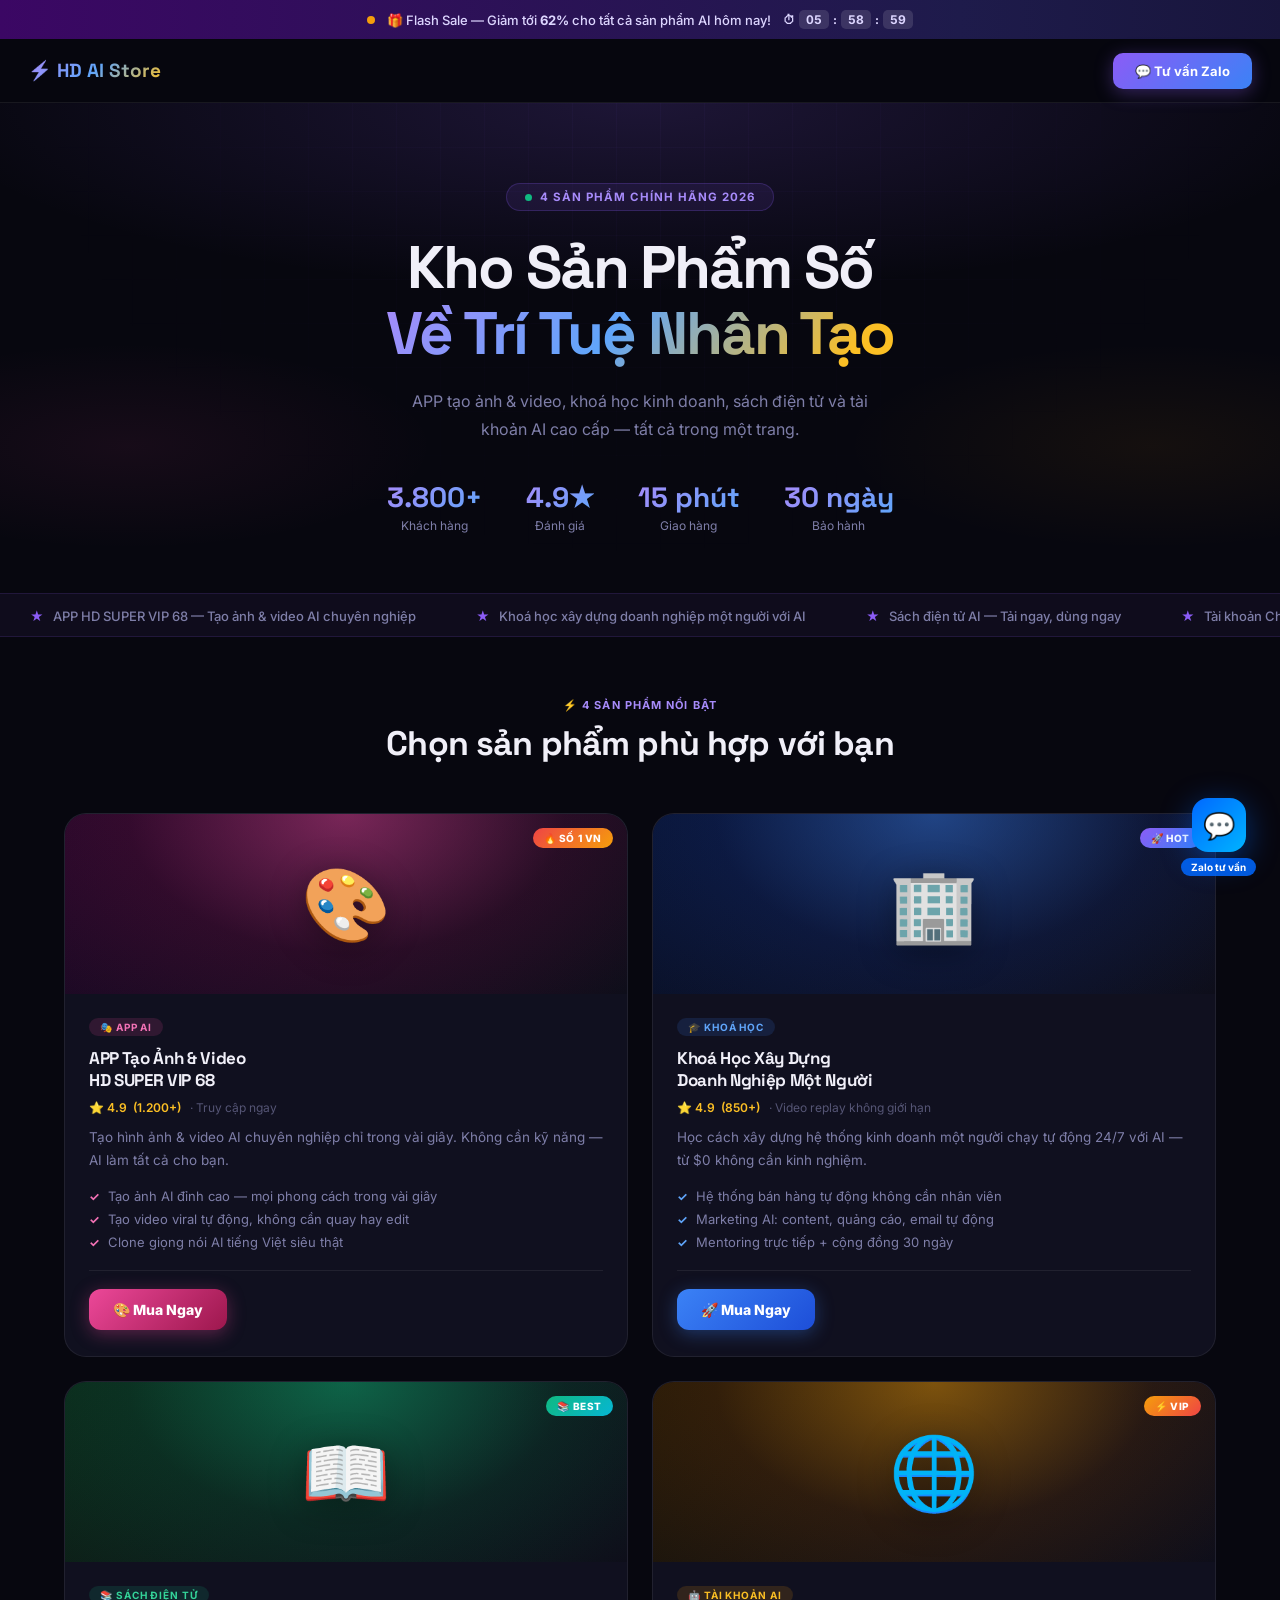
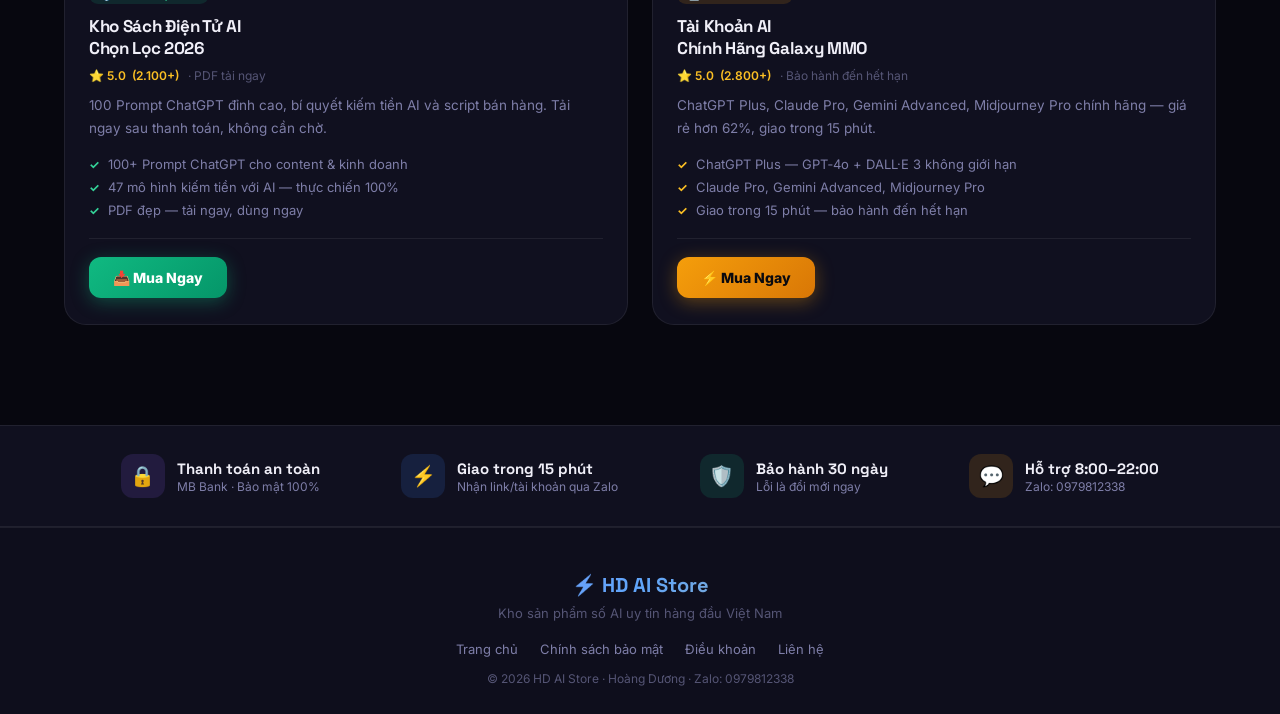
<file: index.html>
<!DOCTYPE html>
<html lang="vi">
<head>
  <meta charset="UTF-8" />
  <meta name="viewport" content="width=device-width, initial-scale=1.0" />
  <title>HD AI Store &#8212; S&#7843;n Ph&#7849;m S&#7889; AI Ch&#237;nh H&#227;ng</title>
  <meta name="description" content="APP t&#7841;o &#7843;nh &amp; video HD SUPER VIP 68, kho&#225; h&#7885;c xây d&#7921;ng doanh nghi&#7879;p, s&#225;ch &#273;i&#7879;n t&#7917; AI v&#224; t&#224;i kho&#7843;n AI ch&#237;nh h&#227;ng." />
  <link rel="preconnect" href="https://fonts.googleapis.com" />
  <link rel="preconnect" href="https://fonts.gstatic.com" crossorigin />
  <link href="https://fonts.googleapis.com/css2?family=Inter:wght@300;400;500;600;700;800;900&family=Space+Grotesk:wght@400;500;600;700;800&display=swap" rel="stylesheet" />
  <style>
    *, *::before, *::after { box-sizing: border-box; margin: 0; padding: 0; }
    :root {
      --bg:       #07070f;
      --bg-1:     #0e0e1c;
      --bg-card:  #10101f;
      --border:   rgba(255,255,255,0.07);
      --purple:   #8b5cf6; --purple-l: #a78bfa;
      --blue:     #3b82f6; --blue-l:   #60a5fa;
      --gold:     #f59e0b; --gold-l:   #fbbf24;
      --green:    #10b981; --green-l:  #34d399;
      --pink:     #ec4899; --pink-l:   #f472b6;
      --cyan:     #06b6d4;
      --orange-l: #fb923c;
      --text:     #f0eff8;
      --muted:    #7e7ea8;
      --dim:      #555575;
    }
    html { scroll-behavior: smooth; }
    body { font-family: 'Inter', sans-serif; background: var(--bg); color: var(--text); min-height: 100vh; overflow-x: hidden; }
    ::-webkit-scrollbar { width: 5px; }
    ::-webkit-scrollbar-track { background: var(--bg); }
    ::-webkit-scrollbar-thumb { background: var(--purple); border-radius: 3px; }

    /* ── TOPBAR ── */
    #topbar {
      background: linear-gradient(90deg,#3b0764,#1e1b4b,#0c0a1e,#1e1b4b,#3b0764);
      background-size: 300% 100%; animation: ts 9s linear infinite;
      color: #ddd6ff; font-size: 13px; font-weight: 500;
      padding: 10px 20px; display: flex; align-items: center; justify-content: center; gap: 12px; flex-wrap: wrap;
    }
    @keyframes ts { 0%,100%{background-position:0%} 50%{background-position:100%} }
    .dot-g { width:8px; height:8px; background:var(--gold); border-radius:50%; animation:pl 1.6s ease-in-out infinite; flex-shrink:0; }
    @keyframes pl { 0%,100%{opacity:1;transform:scale(1)} 50%{opacity:.3;transform:scale(.6)} }
    .cd { display:flex; align-items:center; gap:4px; font-size:12px; font-weight:700; }
    .cdb { background:rgba(255,255,255,.12); border-radius:5px; padding:2px 7px; font-variant-numeric:tabular-nums; }

    /* ── NAV ── */
    nav {
      position:sticky; top:0; z-index:100;
      background:rgba(7,7,15,.93); backdrop-filter:blur(24px);
      border-bottom:1px solid var(--border);
      padding:0 28px; height:64px;
      display:flex; align-items:center; justify-content:space-between;
    }
    .nav-logo {
      font-family:'Space Grotesk',sans-serif; font-size:19px; font-weight:800; text-decoration:none;
      background:linear-gradient(135deg,var(--purple-l),var(--blue-l),var(--gold-l));
      -webkit-background-clip:text; -webkit-text-fill-color:transparent; background-clip:text;
    }
    .nav-cta {
      background:linear-gradient(135deg,var(--purple),var(--blue)); color:#fff;
      border:none; padding:10px 22px; border-radius:10px; font-size:13px; font-weight:700;
      cursor:pointer; text-decoration:none; display:inline-flex; align-items:center; gap:6px;
      transition:all .25s; box-shadow:0 4px 18px rgba(139,92,246,.35);
    }
    .nav-cta:hover { transform:translateY(-2px); box-shadow:0 8px 28px rgba(139,92,246,.5); }

    /* ── HERO ── */
    #hero { position:relative; padding:80px 24px 60px; text-align:center; overflow:hidden; }
    .hbg {
      position:absolute; inset:0; z-index:0;
      background:
        radial-gradient(ellipse 80% 55% at 50% 0%,rgba(139,92,246,.17) 0%,transparent 70%),
        radial-gradient(ellipse 40% 35% at 10% 70%,rgba(236,72,153,.07) 0%,transparent 60%),
        radial-gradient(ellipse 40% 35% at 90% 70%,rgba(245,158,11,.06) 0%,transparent 60%);
    }
    .hgrid {
      position:absolute; inset:0; z-index:0;
      background-image:linear-gradient(rgba(139,92,246,.04) 1px,transparent 1px),
                       linear-gradient(90deg,rgba(139,92,246,.04) 1px,transparent 1px);
      background-size:44px 44px;
      mask-image:radial-gradient(ellipse at 50% 0%,black,transparent 68%);
    }
    .hinner { position:relative; z-index:1; max-width:660px; margin:0 auto; }
    .hbadge {
      display:inline-flex; align-items:center; gap:8px;
      background:rgba(139,92,246,.1); border:1px solid rgba(139,92,246,.22);
      border-radius:100px; padding:6px 18px; font-size:11.5px; font-weight:700;
      color:var(--purple-l); text-transform:uppercase; letter-spacing:.09em; margin-bottom:24px;
    }
    .bdot { width:7px; height:7px; background:var(--green); border-radius:50%; }
    .htitle {
      font-family:'Space Grotesk',sans-serif;
      font-size:clamp(32px,5.5vw,60px); font-weight:800;
      line-height:1.1; letter-spacing:-.035em; margin-bottom:20px;
    }
    .grad {
      background:linear-gradient(130deg,var(--purple-l) 0%,var(--blue-l) 45%,var(--gold-l) 90%);
      -webkit-background-clip:text; -webkit-text-fill-color:transparent; background-clip:text;
    }
    .hdesc { font-size:16px; color:var(--muted); line-height:1.75; max-width:500px; margin:0 auto 36px; }
    .hstats { display:flex; justify-content:center; gap:44px; flex-wrap:wrap; }
    .hstat .v {
      font-family:'Space Grotesk',sans-serif; font-size:28px; font-weight:800;
      background:linear-gradient(135deg,var(--purple-l),var(--blue-l));
      -webkit-background-clip:text; -webkit-text-fill-color:transparent; background-clip:text;
    }
    .hstat .l { font-size:12px; color:var(--muted); margin-top:3px; }

    /* ── TICKER ── */
    #ticker { overflow:hidden; background:rgba(139,92,246,.055); border-top:1px solid rgba(139,92,246,.14); border-bottom:1px solid rgba(139,92,246,.14); padding:11px 0; white-space:nowrap; }
    .ttrack { display:inline-flex; animation:tick 30s linear infinite; }
    @keyframes tick { from{transform:translateX(0)} to{transform:translateX(-50%)} }
    .ti { font-size:13px; font-weight:500; color:var(--muted); padding:0 30px; display:inline-flex; align-items:center; gap:9px; }
    .ti .s { color:var(--purple); }

    /* ── MAIN GRID ── */
    main { padding:56px 24px 100px; max-width:1200px; margin:0 auto; }
    .grid-head { text-align:center; margin-bottom:48px; }
    .grid-eyebrow { display:inline-block; font-size:11px; font-weight:700; text-transform:uppercase; letter-spacing:.1em; color:var(--purple-l); margin-bottom:10px; }
    .grid-title { font-family:'Space Grotesk',sans-serif; font-size:clamp(24px,3.5vw,34px); font-weight:800; letter-spacing:-.025em; }

    .products { display:grid; grid-template-columns:repeat(2,1fr); gap:24px; }

    /* ── PRODUCT CARD ── */
    .pcard {
      background:var(--bg-card); border:1px solid var(--border); border-radius:22px;
      overflow:hidden; display:flex; flex-direction:column;
      transition:all .32s cubic-bezier(.34,1.56,.64,1); position:relative;
      cursor:pointer;
    }
    .pcard:hover {
      transform:translateY(-7px);
      border-color:rgba(139,92,246,.3);
      box-shadow:0 28px 72px rgba(0,0,0,.55), 0 0 44px rgba(139,92,246,.1);
    }

    /* Badge */
    .pbadge {
      position:absolute; top:14px; right:14px; z-index:2;
      font-size:10px; font-weight:800; padding:4px 11px; border-radius:100px;
      text-transform:uppercase; letter-spacing:.06em;
    }
    .b-hot  { background:linear-gradient(135deg,#ef4444,#f59e0b); color:#fff; }
    .b-trend{ background:linear-gradient(135deg,#8b5cf6,#3b82f6); color:#fff; }
    .b-best { background:linear-gradient(135deg,#10b981,#06b6d4); color:#fff; }
    .b-vip  { background:linear-gradient(135deg,#f59e0b,#ef4444); color:#fff; }

    /* Thumb */
    .pthumb { height:180px; position:relative; display:flex; align-items:center; justify-content:center; overflow:hidden; flex-shrink:0; }
    .ptbg   { position:absolute; inset:0; }
    .picon  { font-size:72px; position:relative; z-index:1; filter:drop-shadow(0 6px 18px rgba(0,0,0,.4)); animation:fi 3.5s ease-in-out infinite; }
    @keyframes fi { 0%,100%{transform:translateY(0)} 50%{transform:translateY(-9px)} }

    /* Thumb gradients */
    .g-pink  { background:radial-gradient(ellipse at 50% 0%,rgba(236,72,153,.45) 0%,rgba(190,24,93,.12) 55%,transparent 100%),linear-gradient(135deg,#220828 0%,#0e0e1a 100%); }
    .g-blue  { background:radial-gradient(ellipse at 50% 0%,rgba(59,130,246,.45) 0%,rgba(29,78,216,.12) 55%,transparent 100%),linear-gradient(135deg,#091330 0%,#0e0e1a 100%); }
    .g-green { background:radial-gradient(ellipse at 50% 0%,rgba(16,185,129,.45) 0%,rgba(5,150,105,.12) 55%,transparent 100%),linear-gradient(135deg,#0c2618 0%,#0e0e1a 100%); }
    .g-gold  { background:radial-gradient(ellipse at 50% 0%,rgba(245,158,11,.45) 0%,rgba(180,83,9,.12) 55%,transparent 100%),linear-gradient(135deg,#221808 0%,#0e0e1a 100%); }

    /* Card body */
    .pbody { padding:24px 24px 26px; display:flex; flex-direction:column; flex:1; }
    .pcat {
      display:inline-flex; align-items:center; gap:5px;
      font-size:10px; font-weight:700; text-transform:uppercase; letter-spacing:.09em;
      padding:3px 11px; border-radius:100px; margin-bottom:11px; width:fit-content;
    }
    .c-pink  { background:rgba(236,72,153,.14); color:var(--pink-l); }
    .c-blue  { background:rgba(59,130,246,.14);  color:var(--blue-l); }
    .c-green { background:rgba(16,185,129,.14);  color:var(--green-l); }
    .c-gold  { background:rgba(245,158,11,.14);  color:var(--gold-l); }

    .pname { font-family:'Space Grotesk',sans-serif; font-size:17px; font-weight:800; line-height:1.3; letter-spacing:-.02em; margin-bottom:9px; }
    .pmeta { display:flex; align-items:center; gap:9px; margin-bottom:11px; flex-wrap:wrap; }
    .pmeta .r { font-size:12px; color:var(--gold-l); font-weight:600; }
    .pmeta .u { font-size:12px; color:var(--dim); }
    .pdesc { font-size:13.5px; color:var(--muted); line-height:1.7; margin-bottom:16px; flex:1; }

    .pfeats { list-style:none; display:flex; flex-direction:column; gap:7px; margin-bottom:20px; }
    .pfeats li { display:flex; align-items:center; gap:8px; font-size:13px; color:var(--muted); }
    .ck { font-size:12px; font-weight:700; flex-shrink:0; }
    .ck-pink  { color:var(--pink-l); }
    .ck-blue  { color:var(--blue-l); }
    .ck-green { color:var(--green-l); }
    .ck-gold  { color:var(--gold-l); }

    .pfoot { margin-top:auto; border-top:1px solid var(--border); padding-top:18px; display:flex; align-items:center; justify-content:space-between; gap:14px; flex-wrap:wrap; }
    .pprice-wrap { display:flex; align-items:baseline; gap:8px; flex-wrap:wrap; }
    .pp { font-family:'Space Grotesk',sans-serif; font-size:24px; font-weight:800; }
    .po { font-size:13px; color:var(--dim); text-decoration:line-through; }
    .ps { font-size:11px; font-weight:800; padding:2px 8px; border-radius:6px; background:rgba(16,185,129,.12); color:var(--green-l); }
    .psub { font-size:11px; color:var(--dim); margin-top:3px; }

    .pbtn {
      padding:12px 24px; border-radius:12px; border:none;
      font-size:14px; font-weight:800; font-family:'Inter',sans-serif;
      cursor:pointer; text-decoration:none;
      display:inline-flex; align-items:center; gap:7px;
      transition:all .28s; white-space:nowrap; flex-shrink:0;
    }
    .btn-pink  { background:linear-gradient(135deg,var(--pink),#9d174d);  color:#fff; box-shadow:0 4px 18px rgba(236,72,153,.35); }
    .btn-pink:hover  { box-shadow:0 7px 28px rgba(236,72,153,.55); transform:translateY(-2px); }
    .btn-blue  { background:linear-gradient(135deg,var(--blue),#1d4ed8);  color:#fff; box-shadow:0 4px 18px rgba(59,130,246,.35); }
    .btn-blue:hover  { box-shadow:0 7px 28px rgba(59,130,246,.55); transform:translateY(-2px); }
    .btn-green { background:linear-gradient(135deg,var(--green),#059669); color:#fff; box-shadow:0 4px 18px rgba(16,185,129,.35); }
    .btn-green:hover { box-shadow:0 7px 28px rgba(16,185,129,.55); transform:translateY(-2px); }
    .btn-gold  { background:linear-gradient(135deg,var(--gold),#d97706);  color:#0a0a0f; box-shadow:0 4px 18px rgba(245,158,11,.35); }
    .btn-gold:hover  { box-shadow:0 7px 28px rgba(245,158,11,.55); transform:translateY(-2px); }

    /* ── TRUST ── */
    #trust { background:var(--bg-card); border-top:1px solid var(--border); border-bottom:1px solid var(--border); padding:28px 24px; }
    .tinner { max-width:1100px; margin:0 auto; display:flex; align-items:center; justify-content:space-around; flex-wrap:wrap; gap:20px; }
    .titem { display:flex; align-items:center; gap:12px; }
    .tico { width:44px; height:44px; border-radius:12px; display:flex; align-items:center; justify-content:center; font-size:20px; }
    .tico.p{background:rgba(139,92,246,.14);} .tico.b{background:rgba(59,130,246,.14);}
    .tico.g{background:rgba(16,185,129,.14);} .tico.o{background:rgba(245,158,11,.14);}
    .tv { font-family:'Space Grotesk',sans-serif; font-size:15px; font-weight:700; }
    .tl { font-size:12px; color:var(--muted); margin-top:1px; }

    /* ── ZALO FLOAT ── */
    #zfloat { position:fixed; bottom:24px; right:24px; z-index:200; display:flex; flex-direction:column; align-items:center; gap:6px; }
    .zfbtn { width:54px; height:54px; border-radius:16px; background:linear-gradient(135deg,#0068ff,#00b4ff); display:flex; align-items:center; justify-content:center; font-size:26px; box-shadow:0 8px 32px rgba(0,104,255,.45); text-decoration:none; animation:zb 3s ease-in-out infinite; }
    @keyframes zb { 0%,100%{transform:translateY(0)} 50%{transform:translateY(-7px)} }
    .zfbtn:hover { box-shadow:0 12px 44px rgba(0,104,255,.65); animation:none; transform:translateY(-3px) scale(1.06); }
    .zflbl { font-size:10px; font-weight:700; color:#fff; background:rgba(0,104,255,.85); padding:3px 10px; border-radius:100px; }

    /* ── FOOTER ── */
    footer { background:var(--bg-1); border-top:1px solid var(--border); padding:44px 24px 28px; text-align:center; }
    .flogo { font-family:'Space Grotesk',sans-serif; font-size:20px; font-weight:800; background:linear-gradient(135deg,var(--purple-l),var(--blue-l),var(--gold-l)); -webkit-background-clip:text; -webkit-text-fill-color:transparent; background-clip:text; margin-bottom:7px; }
    .ftag  { font-size:13px; color:var(--dim); margin-bottom:20px; }
    .flinks { display:flex; justify-content:center; gap:22px; margin-bottom:14px; flex-wrap:wrap; }
    .flinks a { font-size:13px; color:var(--muted); text-decoration:none; transition:color .2s; }
    .flinks a:hover { color:var(--purple-l); }
    .fcopy { font-size:12px; color:var(--dim); }

    /* ── REVEAL ── */
    .reveal { opacity:0; transform:translateY(22px); transition:opacity .65s ease, transform .65s ease; }
    .reveal.visible { opacity:1; transform:translateY(0); }

    @media (max-width:820px) {
      .products { grid-template-columns:1fr; }
      .pthumb   { height:155px; }
      .picon    { font-size:58px; }
      .hstats   { gap:24px; }
    }
  </style>
</head>
<body>

<!-- TOPBAR -->
<div id="topbar">
  <div class="dot-g"></div>
  <span>&#127873; Flash Sale &#8212; Gi&#7843;m t&#7899;i <strong>62%</strong> cho t&#7845;t c&#7843; s&#7843;n ph&#7849;m AI h&#244;m nay!</span>
  <div class="cd">
    &#9201;
    <span class="cdb" id="cdh">05</span>
    <span>:</span>
    <span class="cdb" id="cdm">59</span>
    <span>:</span>
    <span class="cdb" id="cds">00</span>
  </div>
</div>

<!-- NAV -->
<nav>
  <a href="index.html" class="nav-logo">&#9889; HD AI Store</a>
  <a href="https://zalo.me/0979812338" target="_blank" class="nav-cta">&#128172; T&#432; v&#7845;n Zalo</a>
</nav>

<!-- HERO -->
<section id="hero">
  <div class="hbg"></div>
  <div class="hgrid"></div>
  <div class="hinner">
    <div class="hbadge"><span class="bdot"></span> 4 s&#7843;n ph&#7849;m ch&#237;nh h&#227;ng 2026</div>
    <h1 class="htitle">
      Kho S&#7843;n Ph&#7849;m S&#7889;<br>
      <span class="grad">V&#7873; Tr&#237; Tu&#7879; Nh&#226;n T&#7841;o</span>
    </h1>
    <p class="hdesc">
      APP t&#7841;o &#7843;nh &amp; video, kho&#225; h&#7885;c kinh doanh, s&#225;ch &#273;i&#7879;n t&#7917;
      v&#224; t&#224;i kho&#7843;n AI cao c&#7845;p &#8212; t&#7845;t c&#7843; trong m&#7897;t trang.
    </p>
    <div class="hstats">
      <div class="hstat"><div class="v">3.800+</div><div class="l">Kh&#225;ch h&#224;ng</div></div>
      <div class="hstat"><div class="v">4.9&#9733;</div><div class="l">&#272;&#225;nh gi&#225;</div></div>
      <div class="hstat"><div class="v">15 ph&#250;t</div><div class="l">Giao h&#224;ng</div></div>
      <div class="hstat"><div class="v">30 ng&#224;y</div><div class="l">B&#7843;o h&#224;nh</div></div>
    </div>
  </div>
</section>

<!-- TICKER -->
<div id="ticker">
  <div class="ttrack">
    <span class="ti"><span class="s">&#9733;</span> APP HD SUPER VIP 68 &#8212; T&#7841;o &#7843;nh &amp; video AI chuy&#234;n nghi&#7879;p</span>
    <span class="ti"><span class="s">&#9733;</span> Kho&#225; h&#7885;c xây d&#7921;ng doanh nghi&#7879;p m&#7897;t ng&#432;&#7901;i v&#7899;i AI</span>
    <span class="ti"><span class="s">&#9733;</span> S&#225;ch &#273;i&#7879;n t&#7917; AI &#8212; T&#7843;i ngay, d&#249;ng ngay</span>
    <span class="ti"><span class="s">&#9733;</span> T&#224;i kho&#7843;n ChatGPT Plus, Claude Pro, Gemini, Midjourney</span>
    <span class="ti"><span class="s">&#9733;</span> Giao trong 15 ph&#250;t qua Zalo &#8212; B&#7843;o h&#224;nh 30 ng&#224;y</span>
    <span class="ti"><span class="s">&#9733;</span> APP HD SUPER VIP 68 &#8212; T&#7841;o &#7843;nh &amp; video AI chuy&#234;n nghi&#7879;p</span>
    <span class="ti"><span class="s">&#9733;</span> Kho&#225; h&#7885;c xây d&#7921;ng doanh nghi&#7879;p m&#7897;t ng&#432;&#7901;i v&#7899;i AI</span>
    <span class="ti"><span class="s">&#9733;</span> S&#225;ch &#273;i&#7879;n t&#7917; AI &#8212; T&#7843;i ngay, d&#249;ng ngay</span>
    <span class="ti"><span class="s">&#9733;</span> T&#224;i kho&#7843;n ChatGPT Plus, Claude Pro, Gemini, Midjourney</span>
    <span class="ti"><span class="s">&#9733;</span> Giao trong 15 ph&#250;t qua Zalo &#8212; B&#7843;o h&#224;nh 30 ng&#224;y</span>
  </div>
</div>

<!-- MAIN: 4 CARDS GRID -->
<main>
  <div class="grid-head reveal">
    <div class="grid-eyebrow">&#9889; 4 s&#7843;n ph&#7849;m n&#7893;i b&#7853;t</div>
    <h2 class="grid-title">Ch&#7885;n s&#7843;n ph&#7849;m ph&#249; h&#7907;p v&#7899;i b&#7841;n</h2>
  </div>

  <div class="products">

    <!-- 1. APP TẠO ẢNH & VIDEO HD SUPER VIP 68 -->
    <div class="pcard reveal">
      <span class="pbadge b-hot">&#128293; S&#7889; 1 VN</span>
      <div class="pthumb">
        <div class="ptbg g-pink"></div>
        <div class="picon">&#127912;</div>
      </div>
      <div class="pbody">
        <span class="pcat c-pink">&#127917; APP AI</span>
        <div class="pname">APP T&#7841;o &#7842;nh &amp; Video<br>HD SUPER VIP 68</div>
        <div class="pmeta">
          <span class="r">&#11088; 4.9 &nbsp;(1.200+)</span>
          <span class="u">&#183; Truy c&#7853;p ngay</span>
        </div>
        <p class="pdesc">T&#7841;o h&#236;nh &#7843;nh &amp; video AI chuy&#234;n nghi&#7879;p ch&#7881; trong v&#224;i gi&#226;y. Kh&#244;ng c&#7847;n k&#7929; n&#259;ng &#8212; AI l&#224;m t&#7845;t c&#7843; cho b&#7841;n.</p>
        <ul class="pfeats">
          <li><span class="ck ck-pink">&#10003;</span> T&#7841;o &#7843;nh AI &#273;&#7881;nh cao &#8212; m&#7885;i phong c&#225;ch trong v&#224;i gi&#226;y</li>
          <li><span class="ck ck-pink">&#10003;</span> T&#7841;o video viral t&#7921; &#273;&#7897;ng, kh&#244;ng c&#7847;n quay hay edit</li>
          <li><span class="ck ck-pink">&#10003;</span> Clone gi&#7885;ng n&#243;i AI ti&#7871;ng Vi&#7879;t siêu th&#7853;t</li>
        </ul>
        <div class="pfoot">
          <a href="/app-vip/" target="_blank" class="pbtn btn-pink">&#127912; Mua Ngay</a>
        </div>
      </div>
    </div>

    <!-- 2. KHOÁ HỌC XÂY DỰNG DOANH NGHIỆP MỘT NGƯỜI -->
    <div class="pcard reveal">
      <span class="pbadge b-trend">&#128640; HOT</span>
      <div class="pthumb">
        <div class="ptbg g-blue"></div>
        <div class="picon">&#127970;</div>
      </div>
      <div class="pbody">
        <span class="pcat c-blue">&#127891; Kho&#225; h&#7885;c</span>
        <div class="pname">Kho&#225; H&#7885;c Xây D&#7921;ng<br>Doanh Nghi&#7879;p M&#7897;t Ng&#432;&#7901;i</div>
        <div class="pmeta">
          <span class="r">&#11088; 4.9 &nbsp;(850+)</span>
          <span class="u">&#183; Video replay kh&#244;ng gi&#7899;i h&#7841;n</span>
        </div>
        <p class="pdesc">H&#7885;c c&#225;ch xây d&#7921;ng h&#7879; th&#7889;ng kinh doanh m&#7897;t ng&#432;&#7901;i ch&#7841;y t&#7921; &#273;&#7897;ng 24/7 v&#7899;i AI &#8212; t&#7915; $0 kh&#244;ng c&#7847;n kinh nghi&#7879;m.</p>
        <ul class="pfeats">
          <li><span class="ck ck-blue">&#10003;</span> H&#7879; th&#7889;ng b&#225;n h&#224;ng t&#7921; &#273;&#7897;ng kh&#244;ng c&#7847;n nh&#226;n vi&#234;n</li>
          <li><span class="ck ck-blue">&#10003;</span> Marketing AI: content, qu&#7843;ng c&#225;o, email t&#7921; &#273;&#7897;ng</li>
          <li><span class="ck ck-blue">&#10003;</span> Mentoring tr&#7921;c ti&#7871;p + c&#7897;ng &#273;&#7891;ng 30 ng&#224;y</li>
        </ul>
        <div class="pfoot">
          <a href="khoa-hoc/" class="pbtn btn-blue">&#128640; Mua Ngay</a>
        </div>
      </div>
    </div>

    <!-- 3. SÁCH ĐIỆN TỬ -->
    <div class="pcard reveal">
      <span class="pbadge b-best">&#128218; BEST</span>
      <div class="pthumb">
        <div class="ptbg g-green"></div>
        <div class="picon">&#128214;</div>
      </div>
      <div class="pbody">
        <span class="pcat c-green">&#128218; S&#225;ch &#273;i&#7879;n t&#7917;</span>
        <div class="pname">Kho S&#225;ch &#272;i&#7879;n T&#7917; AI<br>Ch&#7885;n L&#7885;c 2026</div>
        <div class="pmeta">
          <span class="r">&#11088; 5.0 &nbsp;(2.100+)</span>
          <span class="u">&#183; PDF t&#7843;i ngay</span>
        </div>
        <p class="pdesc">100 Prompt ChatGPT &#273;&#7881;nh cao, b&#237; quy&#7871;t ki&#7871;m ti&#7873;n AI v&#224; script b&#225;n h&#224;ng. T&#7843;i ngay sau thanh to&#225;n, kh&#244;ng c&#7847;n ch&#7901;.</p>
        <ul class="pfeats">
          <li><span class="ck ck-green">&#10003;</span> 100+ Prompt ChatGPT cho content &amp; kinh doanh</li>
          <li><span class="ck ck-green">&#10003;</span> 47 m&#244; h&#236;nh ki&#7871;m ti&#7873;n v&#7899;i AI &#8212; th&#7921;c chi&#7871;n 100%</li>
          <li><span class="ck ck-green">&#10003;</span> PDF &#273;&#7865;p &#8212; t&#7843;i ngay, d&#249;ng ngay</li>
        </ul>
        <div class="pfoot">
          <a href="sach/" class="pbtn btn-green">&#128229; Mua Ngay</a>
        </div>
      </div>
    </div>

    <!-- 4. TÀI KHOẢN AI -->
    <div class="pcard reveal">
      <span class="pbadge b-vip">&#9889; VIP</span>
      <div class="pthumb">
        <div class="ptbg g-gold"></div>
        <div class="picon">&#127760;</div>
      </div>
      <div class="pbody">
        <span class="pcat c-gold">&#129302; T&#224;i kho&#7843;n AI</span>
        <div class="pname">T&#224;i Kho&#7843;n AI<br>Ch&#237;nh H&#227;ng Galaxy MMO</div>
        <div class="pmeta">
          <span class="r">&#11088; 5.0 &nbsp;(2.800+)</span>
          <span class="u">&#183; B&#7843;o h&#224;nh &#273;&#7871;n h&#7871;t h&#7841;n</span>
        </div>
        <p class="pdesc">ChatGPT Plus, Claude Pro, Gemini Advanced, Midjourney Pro ch&#237;nh h&#227;ng &#8212; gi&#225; r&#7867; h&#417;n 62%, giao trong 15 ph&#250;t.</p>
        <ul class="pfeats">
          <li><span class="ck ck-gold">&#10003;</span> ChatGPT Plus &#8212; GPT&#8209;4o + DALL&#183;E 3 kh&#244;ng gi&#7899;i h&#7841;n</li>
          <li><span class="ck ck-gold">&#10003;</span> Claude Pro, Gemini Advanced, Midjourney Pro</li>
          <li><span class="ck ck-gold">&#10003;</span> Giao trong 15 ph&#250;t &#8212; b&#7843;o h&#224;nh &#273;&#7871;n h&#7871;t h&#7841;n</li>
        </ul>
        <div class="pfoot">
          <a href="tai-khoan-ai/" class="pbtn btn-gold">&#9889; Mua Ngay</a>
        </div>
      </div>
    </div>

  </div><!-- /products -->
</main>

<!-- TRUST BAR -->
<div id="trust">
  <div class="tinner">
    <div class="titem reveal"><div class="tico p">&#128274;</div><div><div class="tv">Thanh to&#225;n an to&#224;n</div><div class="tl">MB Bank &#183; B&#7843;o m&#7853;t 100%</div></div></div>
    <div class="titem reveal"><div class="tico b">&#9889;</div><div><div class="tv">Giao trong 15 ph&#250;t</div><div class="tl">Nh&#7853;n link/t&#224;i kho&#7843;n qua Zalo</div></div></div>
    <div class="titem reveal"><div class="tico g">&#128737;&#65039;</div><div><div class="tv">B&#7843;o h&#224;nh 30 ng&#224;y</div><div class="tl">L&#7895;i l&#224; &#273;&#7893;i m&#7899;i ngay</div></div></div>
    <div class="titem reveal"><div class="tico o">&#128172;</div><div><div class="tv">H&#7895; tr&#7907; 8:00&#8211;22:00</div><div class="tl">Zalo: 0979812338</div></div></div>
  </div>
</div>

<!-- FOOTER -->
<footer>
  <div class="flogo">&#9889; HD AI Store</div>
  <div class="ftag">Kho s&#7843;n ph&#7849;m s&#7889; AI uy t&#237;n h&#224;ng &#273;&#7847;u Vi&#7879;t Nam</div>
  <div class="flinks">
    <a href="index.html">Trang ch&#7911;</a>
    <a href="#">Ch&#237;nh s&#225;ch b&#7843;o m&#7853;t</a>
    <a href="#">&#272;i&#7873;u kho&#7843;n</a>
    <a href="https://zalo.me/0979812338" target="_blank">Li&#234;n h&#7879;</a>
  </div>
  <div class="fcopy">&#169; 2026 HD AI Store &#183; Ho&#224;ng D&#432;&#417;ng &#183; Zalo: 0979812338</div>
</footer>

<!-- ZALO FLOAT -->
<div id="zfloat">
  <a href="https://zalo.me/0979812338" target="_blank" class="zfbtn" title="Chat Zalo">&#128172;</a>
  <div class="zflbl">Zalo t&#432; v&#7845;n</div>
</div>

<script>
/* COUNTDOWN */
(function(){
  var t = 5*3600 + 59*60;
  var h = document.getElementById('cdh'),
      m = document.getElementById('cdm'),
      s = document.getElementById('cds');
  setInterval(function(){
    if(t <= 0){ t = 6*3600; return; } t--;
    h.textContent = String(Math.floor(t/3600)).padStart(2,'0');
    m.textContent = String(Math.floor((t%3600)/60)).padStart(2,'0');
    s.textContent = String(t%60).padStart(2,'0');
  }, 1000);
})();

/* SCROLL REVEAL */
var obs = new IntersectionObserver(function(entries){
  entries.forEach(function(e){ if(e.isIntersecting) e.target.classList.add('visible'); });
}, { threshold: 0.07, rootMargin: '0px 0px -20px 0px' });
document.querySelectorAll('.reveal').forEach(function(el){ obs.observe(el); });
</script>
</body>
</html>
</file>
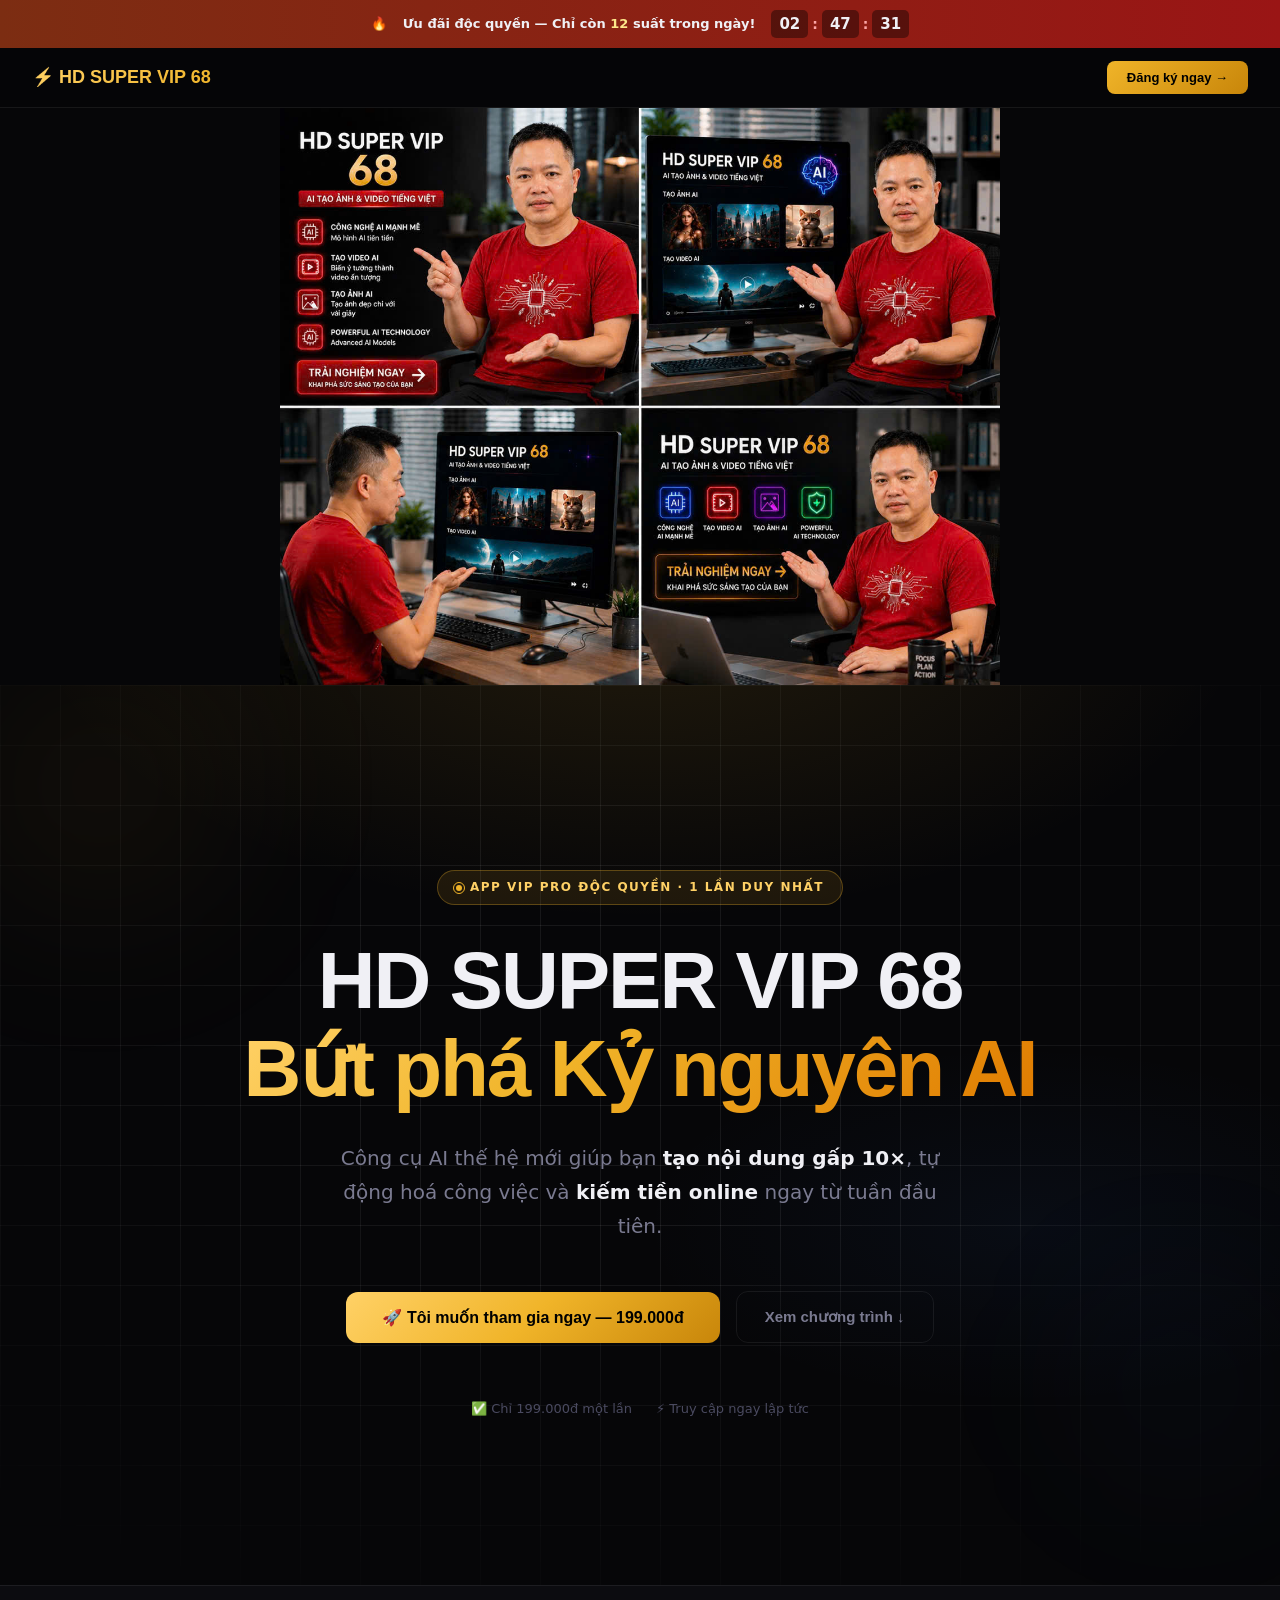
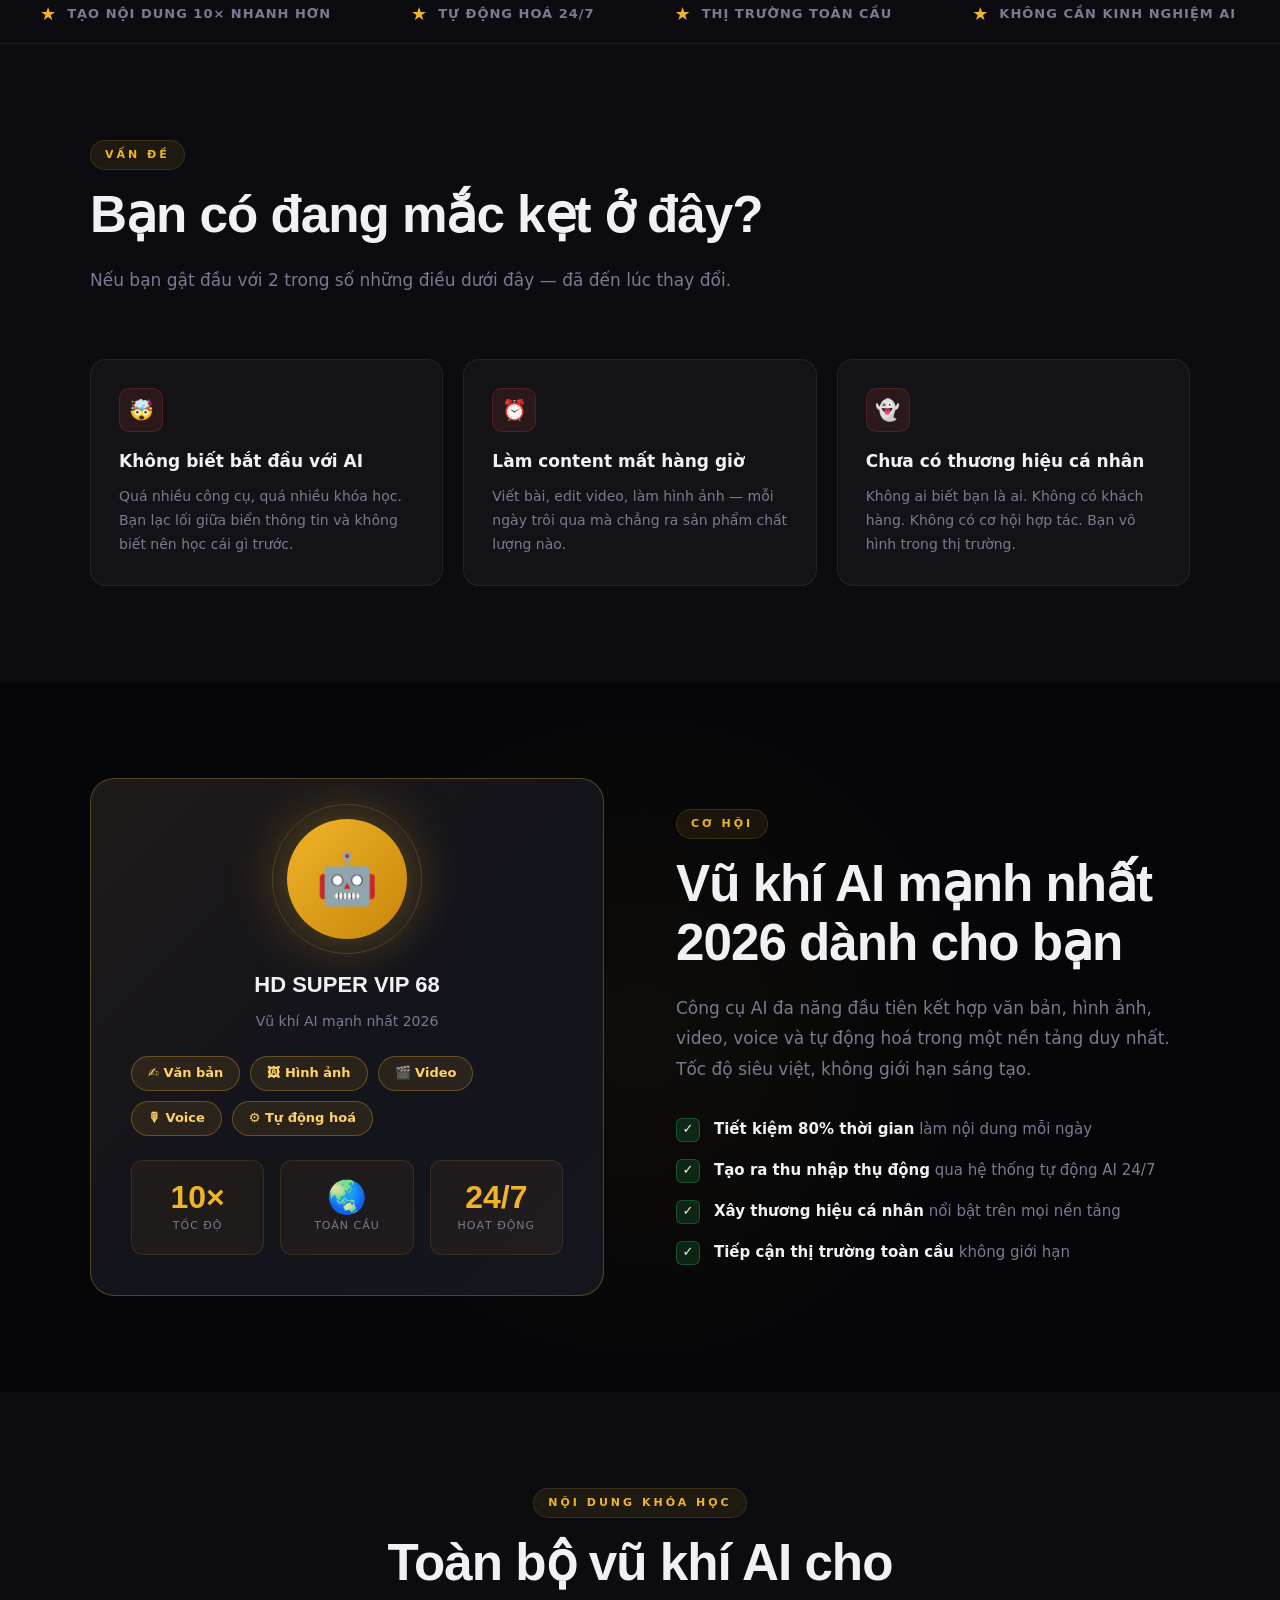
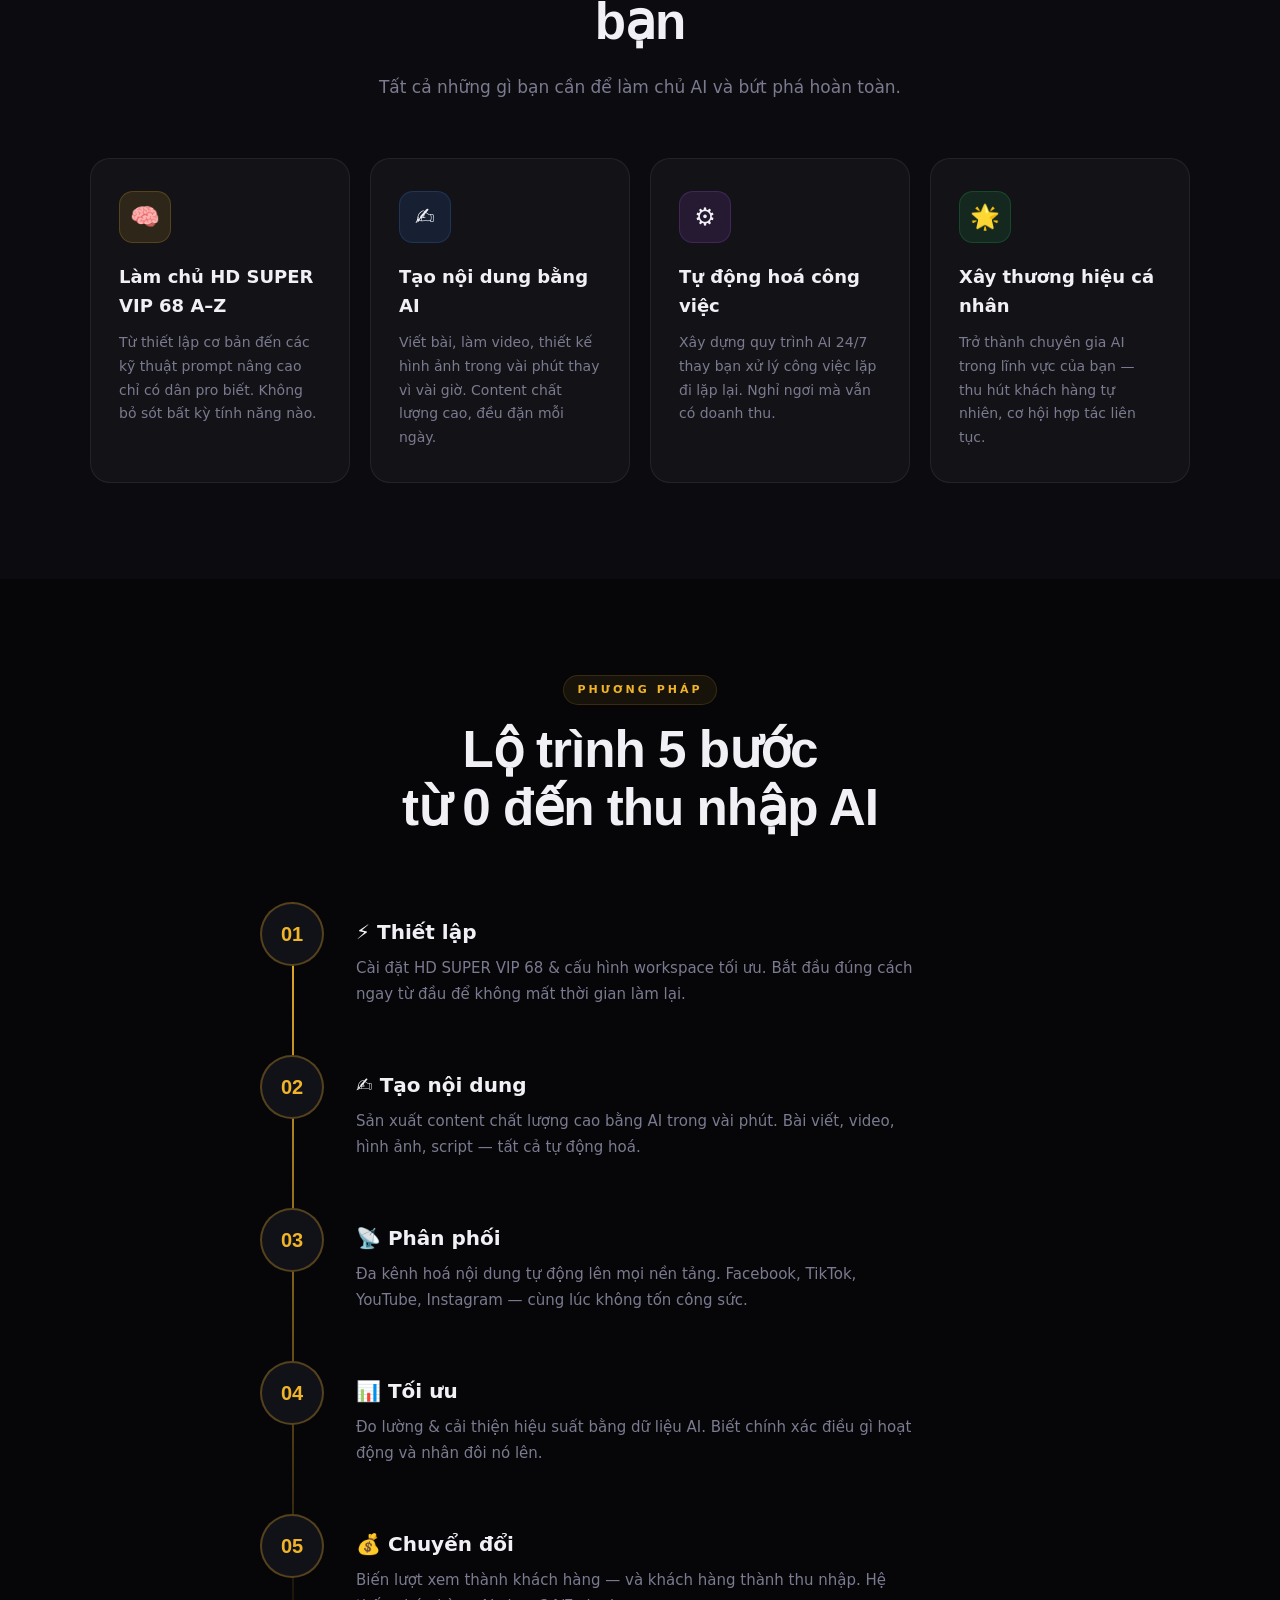
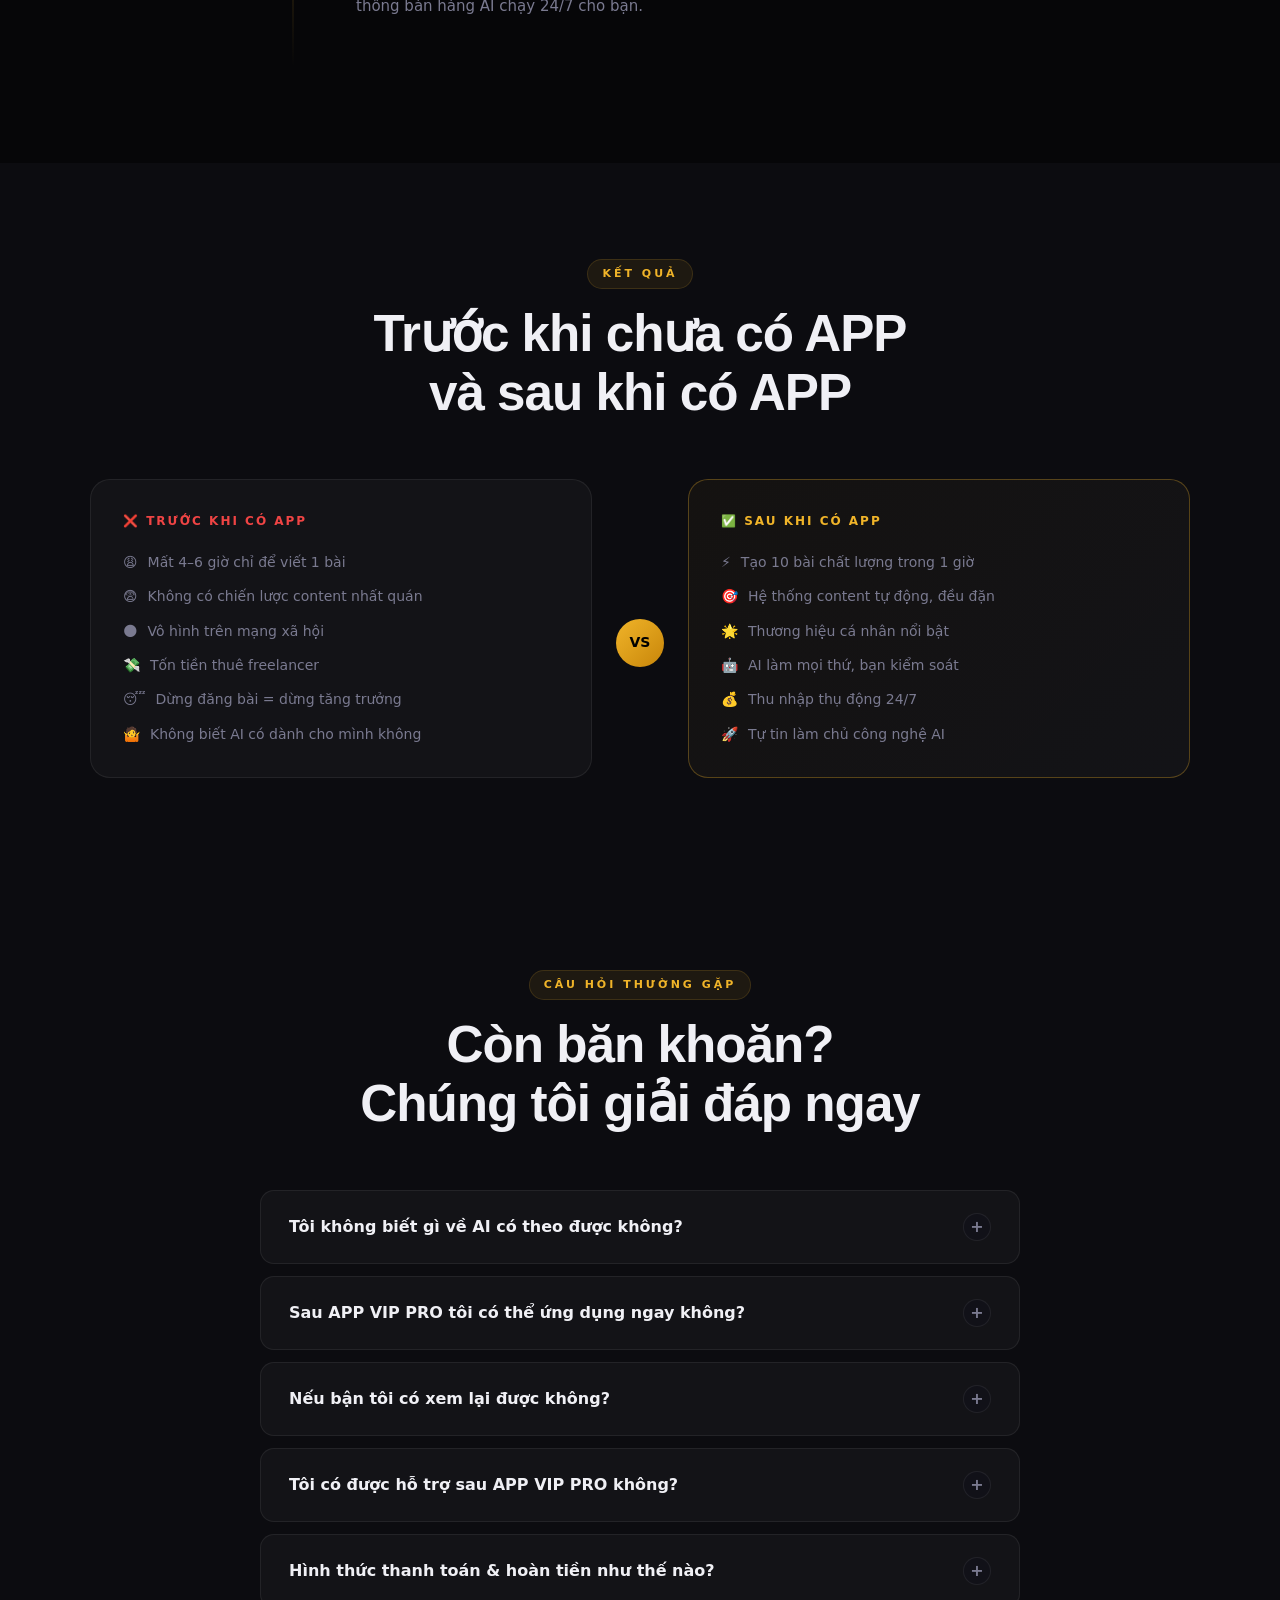
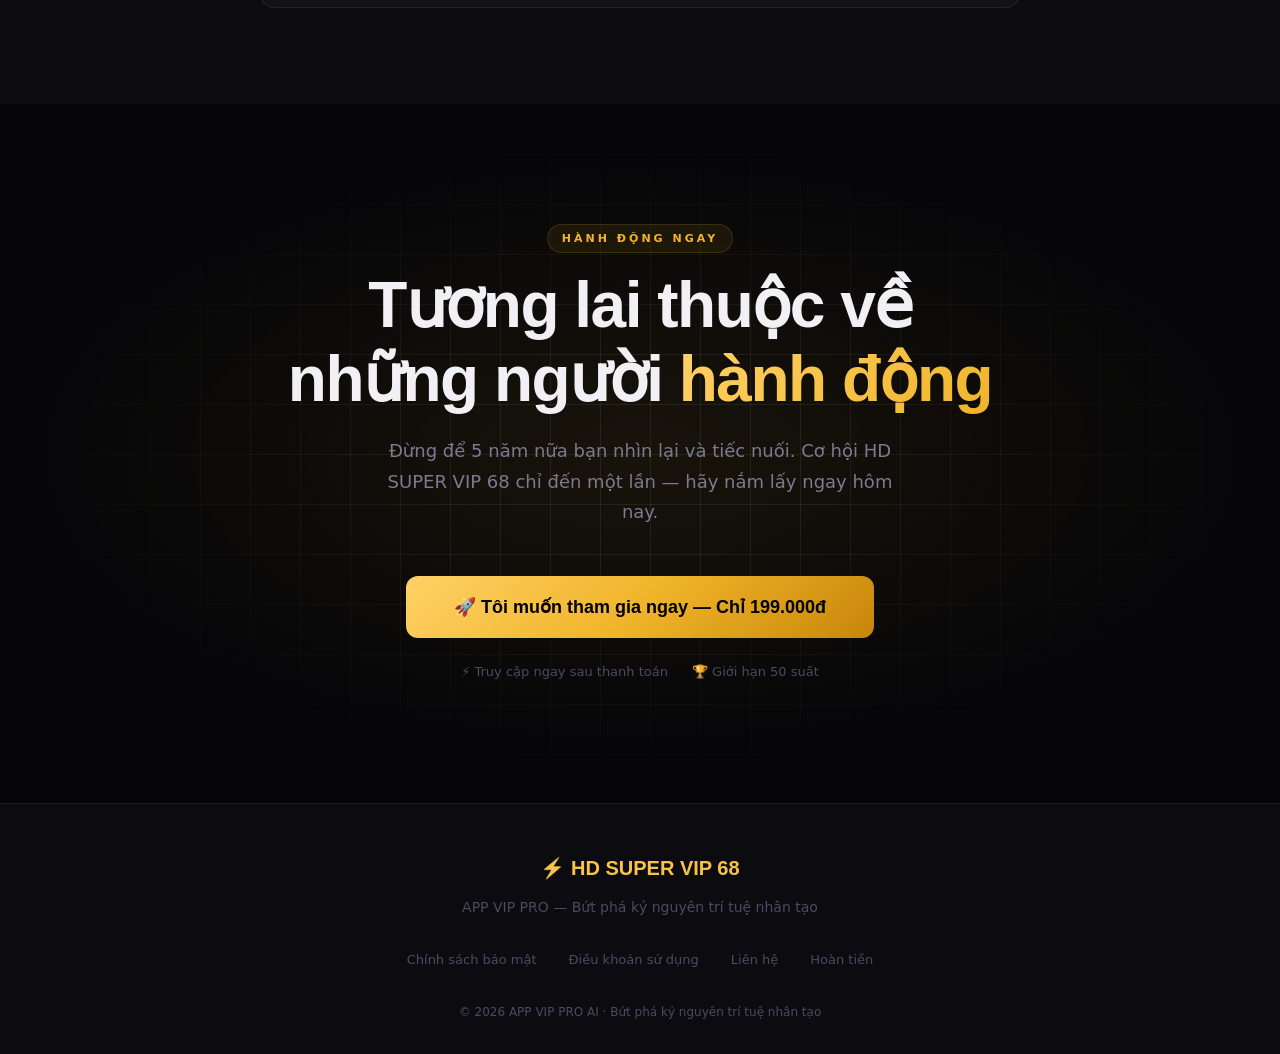
<file: app-vip/index.html>
<!DOCTYPE html>
<html lang="vi">
<head>
  <meta charset="UTF-8" />
  <meta name="viewport" content="width=device-width, initial-scale=1.0" />
  <title>HD SUPER VIP 68 &#8212; B&#7913;t Ph&#225; K&#7927; Nguy&#234;n AI | APP VIP PRO</title>
  <meta name="description" content="C&#244;ng c&#7909; AI th&#7871; h&#7879; m&#7899;i gi&#250;p b&#7841;n t&#7841;o n&#7897;i dung g&#7845;p 10 l&#7847;n, t&#7921; &#273;&#7897;ng ho&#225; c&#244;ng vi&#7879;c v&#224; ki&#7871;m ti&#7873;n online ngay t&#7915; tu&#7847;n &#273;&#7847;u ti&#234;n. Ch&#7881; 199.000&#273; &#8212; &#431;u &#273;&#227;i gi&#7899;i h&#7841;n 50 su&#7845;t." />
  <meta http-equiv="X-Frame-Options" content="DENY" />
  <meta name="referrer" content="no-referrer" />
  <meta http-equiv="Content-Security-Policy" content="default-src 'self'; script-src 'self' 'unsafe-inline'; style-src 'self' 'unsafe-inline' https://fonts.googleapis.com; font-src https://fonts.gstatic.com; img-src 'self' data:; connect-src 'self'; frame-ancestors 'none';" />
  <meta http-equiv="X-Content-Type-Options" content="nosniff" />
  <link rel="preconnect" href="https://fonts.googleapis.com" />
  <link rel="preconnect" href="https://fonts.gstatic.com" crossorigin />
  <link href="https://fonts.googleapis.com/css2?family=Inter:wght@300;400;500;600;700;800;900&family=Space+Grotesk:wght@400;500;600;700&display=swap" rel="stylesheet" />
  <link rel="stylesheet" href="../style.css" />
</head>
<body>

<!-- TOPBAR -->
<div id="topbar">
  <span>&#128293;</span>
  <span>&#431;u &#273;&#227;i &#273;&#7897;c quy&#7873;n &#8212; Ch&#7881; c&#242;n <strong id="slots-left">12</strong> su&#7845;t trong ng&#224;y!</span>
  <div class="countdown-wrap">
    <span class="cd-box" id="cd-h">02</span>
    <span class="cd-sep">:</span>
    <span class="cd-box" id="cd-m">47</span>
    <span class="cd-sep">:</span>
    <span class="cd-box" id="cd-s">33</span>
  </div>
</div>

<!-- NAV -->
<nav>
  <a href="#" class="nav-logo">&#9889; HD SUPER VIP 68</a>
  <button class="nav-cta" onclick="openModal()">&#272;&#259;ng k&#253; ngay &rarr;</button>
</nav>

<!-- BANNER COLLAGE -->
<div id="banner-collage">
  <img src="../banner-collage.jpg" alt="HD SUPER VIP 68 - AI T&#7841;o &#7842;nh &amp; Video Ti&#7871;ng Vi&#7879;t" />
</div>

<!-- HERO -->
<section id="hero">
  <div class="orb orb-1"></div>
  <div class="orb orb-2"></div>
  <div class="hero-content">
    <div class="hero-badge">
      <span class="dot"></span>
      APP VIP PRO &#272;&#7897;c Quy&#7873;n &middot; 1 L&#7847;n Duy Nh&#7845;t
    </div>
    <h1 class="hero-title">
      <span class="line1">HD SUPER VIP 68</span>
      <span class="gradient-text">B&#7913;t ph&#225; K&#7927; nguy&#234;n AI</span>
    </h1>
    <p class="hero-sub">
      C&#244;ng c&#7909; AI th&#7871; h&#7879; m&#7899;i gi&#250;p b&#7841;n <strong>t&#7841;o n&#7897;i dung g&#7845;p 10&times;</strong>,
      t&#7921; &#273;&#7897;ng ho&#225; c&#244;ng vi&#7879;c v&#224; <strong>ki&#7871;m ti&#7873;n online</strong> ngay t&#7915; tu&#7847;n &#273;&#7847;u ti&#234;n.
    </p>
    <div class="hero-cta-group">
      <button class="btn-gold" onclick="openModal()">&#128640; T&#244;i mu&#7889;n tham gia ngay &#8212; 199.000&#273;</button>
      <button class="btn-ghost" onclick="document.getElementById('steps').scrollIntoView({behavior:'smooth'})">Xem ch&#432;&#417;ng tr&#236;nh &#8595;</button>
    </div>
    <div class="hero-trust">
      <span>&#9989; Ch&#7881; 199.000&#273; m&#7897;t l&#7847;n</span>
      <span>&#9889; Truy c&#7853;p ngay l&#7853;p t&#7913;c</span>
    </div>
  </div>
</section>

<!-- TICKER -->
<div id="ticker">
  <div class="ticker-track">
    <span class="ticker-item"><span class="sep">&#9733;</span> T&#7841;o n&#7897;i dung 10&times; nhanh h&#417;n</span>
    <span class="ticker-item"><span class="sep">&#9733;</span> T&#7921; &#273;&#7897;ng ho&#225; 24/7</span>
    <span class="ticker-item"><span class="sep">&#9733;</span> Th&#7883; tr&#432;&#7901;ng to&#224;n c&#7847;u</span>
    <span class="ticker-item"><span class="sep">&#9733;</span> Kh&#244;ng c&#7847;n kinh nghi&#7879;m AI</span>
    <span class="ticker-item"><span class="sep">&#9733;</span> Video replay kh&#244;ng gi&#7899;i h&#7841;n</span>
    <span class="ticker-item"><span class="sep">&#9733;</span> H&#7895; tr&#7907; 30 ng&#224;y</span>
    <span class="ticker-item"><span class="sep">&#9733;</span> T&#7841;o n&#7897;i dung 10&times; nhanh h&#417;n</span>
    <span class="ticker-item"><span class="sep">&#9733;</span> T&#7921; &#273;&#7897;ng ho&#225; 24/7</span>
    <span class="ticker-item"><span class="sep">&#9733;</span> Th&#7883; tr&#432;&#7901;ng to&#224;n c&#7847;u</span>
    <span class="ticker-item"><span class="sep">&#9733;</span> Kh&#244;ng c&#7847;n kinh nghi&#7879;m AI</span>
    <span class="ticker-item"><span class="sep">&#9733;</span> Video replay kh&#244;ng gi&#7899;i h&#7841;n</span>
    <span class="ticker-item"><span class="sep">&#9733;</span> H&#7895; tr&#7907; 30 ng&#224;y</span>
  </div>
</div>

<!-- PROBLEM -->
<section id="problem">
  <div class="container">
    <div class="problem-intro reveal">
      <span class="section-eyebrow">V&#7845;n &#273;&#7873;</span>
      <h2 class="section-title">B&#7841;n c&#243; &#273;ang m&#7855;c k&#7865;t &#7903; &#273;&#226;y?</h2>
      <p class="section-desc">N&#7871;u b&#7841;n g&#7853;t &#273;&#7847;u v&#7899;i 2 trong s&#7889; nh&#7919;ng &#273;i&#7873;u d&#432;&#7899;i &#273;&#226;y &#8212; &#273;&#227; &#273;&#7871;n l&#250;c thay &#273;&#7893;i.</p>
    </div>
    <div class="problem-grid">
      <div class="problem-card reveal">
        <div class="problem-icon-wrap">&#129327;</div>
        <h3>Kh&#244;ng bi&#7871;t b&#7855;t &#273;&#7847;u v&#7899;i AI</h3>
        <p>Qu&#225; nhi&#7873;u c&#244;ng c&#7909;, qu&#225; nhi&#7873;u kh&#243;a h&#7885;c. B&#7841;n l&#7841;c l&#7889;i gi&#7919;a bi&#7875;n th&#244;ng tin v&#224; kh&#244;ng bi&#7871;t n&#234;n h&#7885;c c&#225;i g&#236; tr&#432;&#7899;c.</p>
      </div>
      <div class="problem-card reveal">
        <div class="problem-icon-wrap">&#9200;</div>
        <h3>L&#224;m content m&#7845;t h&#224;ng gi&#7901;</h3>
        <p>Vi&#7871;t b&#224;i, edit video, l&#224;m h&#236;nh &#7843;nh &#8212; m&#7895;i ng&#224;y tr&#244;i qua m&#224; ch&#7859;ng ra s&#7843;n ph&#7849;m ch&#7845;t l&#432;&#7907;ng n&#224;o.</p>
      </div>
      <div class="problem-card reveal">
        <div class="problem-icon-wrap">&#128123;</div>
        <h3>Ch&#432;a c&#243; th&#432;&#417;ng hi&#7879;u c&#225; nh&#226;n</h3>
        <p>Kh&#244;ng ai bi&#7871;t b&#7841;n l&#224; ai. Kh&#244;ng c&#243; kh&#225;ch h&#224;ng. Kh&#244;ng c&#243; c&#417; h&#7897;i h&#7907;p t&#225;c. B&#7841;n v&#244; h&#236;nh trong th&#7883; tr&#432;&#7901;ng.</p>
      </div>
    </div>
  </div>
</section>

<!-- SOLUTION -->
<section id="solution">
  <div class="container">
    <div class="solution-layout">
      <div class="solution-visual reveal">
        <div class="solution-card-3d">
          <div class="ai-orb">&#129302;</div>
          <div style="text-align:center;position:relative;z-index:1;">
            <h3 style="font-family:'Space Grotesk',sans-serif;font-size:22px;font-weight:700;margin-bottom:8px;">HD SUPER VIP 68</h3>
            <p style="font-size:14px;color:var(--text-muted);margin-bottom:16px;">V&#361; kh&#237; AI m&#7841;nh nh&#7845;t 2026</p>
            <div class="highlight-pills">
              <span class="pill">&#9997; V&#259;n b&#7843;n</span>
              <span class="pill">&#128444; H&#236;nh &#7843;nh</span>
              <span class="pill">&#127916; Video</span>
              <span class="pill">&#127897; Voice</span>
              <span class="pill">&#9881; T&#7921; &#273;&#7897;ng ho&#225;</span>
            </div>
          </div>
          <div class="solution-stats">
            <div class="sol-stat"><div class="val">10&times;</div><div class="lbl">T&#7889;c &#273;&#7897;</div></div>
            <div class="sol-stat"><div class="val">&#127759;</div><div class="lbl">To&#224;n c&#7847;u</div></div>
            <div class="sol-stat"><div class="val">24/7</div><div class="lbl">Ho&#7841;t &#273;&#7897;ng</div></div>
          </div>
        </div>
      </div>
      <div class="solution-text reveal">
        <span class="section-eyebrow">C&#417; h&#7897;i</span>
        <h2 class="section-title">V&#361; kh&#237; AI m&#7841;nh nh&#7845;t 2026 d&#224;nh cho b&#7841;n</h2>
        <p class="section-desc" style="margin-bottom:32px;">C&#244;ng c&#7909; AI &#273;a n&#259;ng &#273;&#7847;u ti&#234;n k&#7871;t h&#7907;p v&#259;n b&#7843;n, h&#236;nh &#7843;nh, video, voice v&#224; t&#7921; &#273;&#7897;ng ho&#225; trong m&#7897;t n&#7873;n t&#7843;ng duy nh&#7845;t. T&#7889;c &#273;&#7897; si&#234;u vi&#7879;t, kh&#244;ng gi&#7899;i h&#7841;n s&#225;ng t&#7841;o.</p>
        <ul class="benefit-list">
          <li>
            <span class="check-wrap">&#10003;</span>
            <span class="text"><strong>Ti&#7871;t ki&#7879;m 80% th&#7901;i gian</strong> l&#224;m n&#7897;i dung m&#7895;i ng&#224;y</span>
          </li>
          <li>
            <span class="check-wrap">&#10003;</span>
            <span class="text"><strong>T&#7841;o ra thu nh&#7853;p th&#7909; &#273;&#7897;ng</strong> qua h&#7879; th&#7889;ng t&#7921; &#273;&#7897;ng AI 24/7</span>
          </li>
          <li>
            <span class="check-wrap">&#10003;</span>
            <span class="text"><strong>X&#226;y th&#432;&#417;ng hi&#7879;u c&#225; nh&#226;n</strong> n&#7893;i b&#7853;t tr&#234;n m&#7885;i n&#7873;n t&#7843;ng</span>
          </li>
          <li>
            <span class="check-wrap">&#10003;</span>
            <span class="text"><strong>Ti&#7871;p c&#7853;n th&#7883; tr&#432;&#7901;ng to&#224;n c&#7847;u</strong> kh&#244;ng gi&#7899;i h&#7841;n</span>
          </li>
        </ul>
      </div>
    </div>
  </div>
</section>

<!-- FEATURES -->
<section id="features">
  <div class="container">
    <div class="reveal" style="text-align:center;max-width:600px;margin:0 auto;">
      <span class="section-eyebrow">N&#7897;i dung kh&#243;a h&#7885;c</span>
      <h2 class="section-title">To&#224;n b&#7897; v&#361; kh&#237; AI cho b&#7841;n</h2>
      <p class="section-desc">T&#7845;t c&#7843; nh&#7919;ng g&#236; b&#7841;n c&#7847;n &#273;&#7875; l&#224;m ch&#7911; AI v&#224; b&#7913;t ph&#225; ho&#224;n to&#224;n.</p>
    </div>
    <div class="features-grid">
      <div class="feat-card reveal">
        <div class="feat-icon gold">&#129504;</div>
        <h3 class="feat-title">L&#224;m ch&#7911; HD SUPER VIP 68 A&#8211;Z</h3>
        <p class="feat-desc">T&#7915; thi&#7871;t l&#7853;p c&#417; b&#7843;n &#273;&#7871;n c&#225;c k&#7929; thu&#7853;t prompt n&#226;ng cao ch&#7881; c&#243; d&#226;n pro bi&#7871;t. Kh&#244;ng b&#7887; s&#243;t b&#7845;t k&#7923; t&#237;nh n&#259;ng n&#224;o.</p>
      </div>
      <div class="feat-card reveal">
        <div class="feat-icon blue">&#9997;</div>
        <h3 class="feat-title">T&#7841;o n&#7897;i dung b&#7857;ng AI</h3>
        <p class="feat-desc">Vi&#7871;t b&#224;i, l&#224;m video, thi&#7871;t k&#7871; h&#236;nh &#7843;nh trong v&#224;i ph&#250;t thay v&#236; v&#224;i gi&#7901;. Content ch&#7845;t l&#432;&#7907;ng cao, &#273;&#7873;u &#273;&#7863;n m&#7895;i ng&#224;y.</p>
      </div>
      <div class="feat-card reveal">
        <div class="feat-icon purple">&#9881;</div>
        <h3 class="feat-title">T&#7921; &#273;&#7897;ng ho&#225; c&#244;ng vi&#7879;c</h3>
        <p class="feat-desc">X&#226;y d&#7921;ng quy tr&#236;nh AI 24/7 thay b&#7841;n x&#7917; l&#253; c&#244;ng vi&#7879;c l&#7863;p &#273;i l&#7863;p l&#7841;i. Ngh&#7881; ng&#417;i m&#224; v&#7851;n c&#243; doanh thu.</p>
      </div>
      <div class="feat-card reveal">
        <div class="feat-icon green">&#127775;</div>
        <h3 class="feat-title">X&#226;y th&#432;&#417;ng hi&#7879;u c&#225; nh&#226;n</h3>
        <p class="feat-desc">Tr&#7903; th&#224;nh chuy&#234;n gia AI trong l&#297;nh v&#7921;c c&#7911;a b&#7841;n &#8212; thu h&#250;t kh&#225;ch h&#224;ng t&#7921; nhi&#234;n, c&#417; h&#7897;i h&#7907;p t&#225;c li&#234;n t&#7909;c.</p>
      </div>
    </div>
  </div>
</section>

<!-- STEPS -->
<section id="steps">
  <div class="container-sm">
    <div class="reveal" style="text-align:center;">
      <span class="section-eyebrow">Ph&#432;&#417;ng ph&#225;p</span>
      <h2 class="section-title">L&#7897; tr&#236;nh 5 b&#432;&#7899;c<br>t&#7915; 0 &#273;&#7871;n thu nh&#7853;p AI</h2>
    </div>
    <div class="steps-timeline">
      <div class="step-item">
        <div class="step-num-wrap"><span class="step-num">01</span></div>
        <div class="step-content">
          <h3>&#9889; Thi&#7871;t l&#7853;p</h3>
          <p>C&#224;i &#273;&#7863;t HD SUPER VIP 68 &amp; c&#7845;u h&#236;nh workspace t&#7889;i &#432;u. B&#7855;t &#273;&#7847;u &#273;&#250;ng c&#225;ch ngay t&#7915; &#273;&#7847;u &#273;&#7875; kh&#244;ng m&#7845;t th&#7901;i gian l&#224;m l&#7841;i.</p>
        </div>
      </div>
      <div class="step-item">
        <div class="step-num-wrap"><span class="step-num">02</span></div>
        <div class="step-content">
          <h3>&#9997; T&#7841;o n&#7897;i dung</h3>
          <p>S&#7843;n xu&#7845;t content ch&#7845;t l&#432;&#7907;ng cao b&#7857;ng AI trong v&#224;i ph&#250;t. B&#224;i vi&#7871;t, video, h&#236;nh &#7843;nh, script &#8212; t&#7845;t c&#7843; t&#7921; &#273;&#7897;ng ho&#225;.</p>
        </div>
      </div>
      <div class="step-item">
        <div class="step-num-wrap"><span class="step-num">03</span></div>
        <div class="step-content">
          <h3>&#128225; Ph&#226;n ph&#7889;i</h3>
          <p>&#272;a k&#234;nh ho&#225; n&#7897;i dung t&#7921; &#273;&#7897;ng l&#234;n m&#7885;i n&#7873;n t&#7843;ng. Facebook, TikTok, YouTube, Instagram &#8212; c&#249;ng l&#250;c kh&#244;ng t&#7889;n c&#244;ng s&#7913;c.</p>
        </div>
      </div>
      <div class="step-item">
        <div class="step-num-wrap"><span class="step-num">04</span></div>
        <div class="step-content">
          <h3>&#128202; T&#7889;i &#432;u</h3>
          <p>&#272;o l&#432;&#7901;ng &amp; c&#7843;i thi&#7879;n hi&#7879;u su&#7845;t b&#7857;ng d&#7919; li&#7879;u AI. Bi&#7871;t ch&#237;nh x&#225;c &#273;i&#7873;u g&#236; ho&#7841;t &#273;&#7897;ng v&#224; nh&#226;n &#273;&#244;i n&#243; l&#234;n.</p>
        </div>
      </div>
      <div class="step-item">
        <div class="step-num-wrap"><span class="step-num">05</span></div>
        <div class="step-content">
          <h3>&#128176; Chuy&#7875;n &#273;&#7893;i</h3>
          <p>Bi&#7871;n l&#432;&#7907;t xem th&#224;nh kh&#225;ch h&#224;ng &#8212; v&#224; kh&#225;ch h&#224;ng th&#224;nh thu nh&#7853;p. H&#7879; th&#7889;ng b&#225;n h&#224;ng AI ch&#7841;y 24/7 cho b&#7841;n.</p>
        </div>
      </div>
    </div>
  </div>
</section>

<!-- RESULTS -->
<section id="results">
  <div class="container">
    <div class="reveal" style="text-align:center;max-width:600px;margin:0 auto;">
      <span class="section-eyebrow">K&#7871;t qu&#7843;</span>
      <h2 class="section-title">Tr&#432;&#7899;c khi ch&#432;a c&#243; APP<br>v&#224; sau khi c&#243; APP</h2>
    </div>
    <div class="comparison-grid reveal">
      <div class="comparison-side">
        <div class="compare-label red">&#10060; Tr&#432;&#7899;c khi c&#243; APP</div>
        <ul class="compare-items">
          <li><span>&#128553;</span> M&#7845;t 4&#8211;6 gi&#7901; ch&#7881; &#273;&#7875; vi&#7871;t 1 b&#224;i</li>
          <li><span>&#128552;</span> Kh&#244;ng c&#243; chi&#7871;n l&#432;&#7907;c content nh&#7845;t qu&#225;n</li>
          <li><span>&#127761;</span> V&#244; h&#236;nh tr&#234;n m&#7841;ng x&#227; h&#7897;i</li>
          <li><span>&#128184;</span> T&#7889;n ti&#7873;n thu&#234; freelancer</li>
          <li><span>&#128564;</span> D&#7915;ng &#273;&#259;ng b&#224;i = d&#7915;ng t&#259;ng tr&#432;&#7903;ng</li>
          <li><span>&#129335;</span> Kh&#244;ng bi&#7871;t AI c&#243; d&#224;nh cho m&#236;nh kh&#244;ng</li>
        </ul>
      </div>
      <div class="vs-divider">VS</div>
      <div class="comparison-side after">
        <div class="compare-label gold">&#9989; Sau khi c&#243; APP</div>
        <ul class="compare-items">
          <li><span>&#9889;</span> T&#7841;o 10 b&#224;i ch&#7845;t l&#432;&#7907;ng trong 1 gi&#7901;</li>
          <li><span>&#127919;</span> H&#7879; th&#7889;ng content t&#7921; &#273;&#7897;ng, &#273;&#7873;u &#273;&#7863;n</li>
          <li><span>&#127775;</span> Th&#432;&#417;ng hi&#7879;u c&#225; nh&#226;n n&#7893;i b&#7853;t</li>
          <li><span>&#129302;</span> AI l&#224;m m&#7885;i th&#7913;, b&#7841;n ki&#7875;m so&#225;t</li>
          <li><span>&#128176;</span> Thu nh&#7853;p th&#7909; &#273;&#7897;ng 24/7</li>
          <li><span>&#128640;</span> T&#7921; tin l&#224;m ch&#7911; c&#244;ng ngh&#7879; AI</li>
        </ul>
      </div>
    </div>
  </div>
</section>


<!-- FAQ -->
<section id="faq">
  <div class="container-sm">
    <div class="reveal" style="text-align:center;">
      <span class="section-eyebrow">C&#226;u h&#7887;i th&#432;&#7901;ng g&#7863;p</span>
      <h2 class="section-title">C&#242;n b&#259;n kho&#259;n?<br>Ch&#250;ng t&#244;i gi&#7843;i &#273;&#225;p ngay</h2>
    </div>
    <div class="faq-list reveal">
      <div class="faq-item" id="faq-1">
        <div class="faq-q" onclick="toggleFaq('faq-1')">
          <span>T&#244;i kh&#244;ng bi&#7871;t g&#236; v&#7873; AI c&#243; theo &#273;&#432;&#7907;c kh&#244;ng?</span>
          <span class="faq-icon">+</span>
        </div>
        <div class="faq-a">Ho&#224;n to&#224;n &#273;&#432;&#7907;c. APP VIP PRO thi&#7871;t k&#7871; t&#7915; con s&#7889; 0, h&#432;&#7899;ng d&#7851;n t&#7915;ng b&#432;&#7899;c c&#7909; th&#7875;, d&#7877; hi&#7875;u cho ng&#432;&#7901;i m&#7899;i b&#7855;t &#273;&#7847;u. B&#7841;n c&#243; t&#224;i li&#7879;u k&#232;m video replay xem l&#7841;i b&#7845;t c&#7913; l&#250;c n&#224;o.</div>
      </div>
      <div class="faq-item" id="faq-2">
        <div class="faq-q" onclick="toggleFaq('faq-2')">
          <span>Sau APP VIP PRO t&#244;i c&#243; th&#7875; &#7913;ng d&#7909;ng ngay kh&#244;ng?</span>
          <span class="faq-icon">+</span>
        </div>
        <div class="faq-a">C&#243;. B&#7841;n s&#7869; th&#7921;c h&#224;nh tr&#7921;c ti&#7871;p tr&#234;n HD SUPER VIP 68 trong qu&#225; tr&#236;nh h&#7885;c v&#224; mang v&#7873; quy tr&#236;nh &#225;p d&#7909;ng &#273;&#432;&#7907;c ngay h&#244;m sau. Kh&#244;ng l&#253; thuy&#7871;t su&#244;ng, 100% th&#7921;c chi&#7871;n.</div>
      </div>
      <div class="faq-item" id="faq-3">
        <div class="faq-q" onclick="toggleFaq('faq-3')">
          <span>N&#7871;u b&#7853;n t&#244;i c&#243; xem l&#7841;i &#273;&#432;&#7907;c kh&#244;ng?</span>
          <span class="faq-icon">+</span>
        </div>
        <div class="faq-a">To&#224;n b&#7897; b&#224;i h&#7885;c &#273;&#432;&#7907;c ghi h&#236;nh. B&#7841;n nh&#7853;n tr&#7885;n video replay xem l&#7841;i kh&#244;ng gi&#7899;i h&#7841;n. H&#7885;c theo t&#7889;c &#273;&#7897; c&#7911;a ri&#234;ng b&#7841;n, kh&#244;ng &#225;p l&#7921;c v&#7873; th&#7901;i gian.</div>
      </div>
      <div class="faq-item" id="faq-4">
        <div class="faq-q" onclick="toggleFaq('faq-4')">
          <span>T&#244;i c&#243; &#273;&#432;&#7907;c h&#7895; tr&#7907; sau APP VIP PRO kh&#244;ng?</span>
          <span class="faq-icon">+</span>
        </div>
        <div class="faq-a">C&#243;. B&#7841;n &#273;&#432;&#7907;c tham gia c&#7897;ng &#273;&#7891;ng ri&#234;ng, h&#7887;i &#273;&#225;p tr&#7921;c ti&#7871;p c&#249;ng Ho&#224;ng D&#432;&#417;ng trong 30 ng&#224;y. M&#7885;i th&#7855;c m&#7855;c &#273;&#7873;u &#273;&#432;&#7907;c gi&#7843;i &#273;&#225;p k&#7883;p th&#7901;i.</div>
      </div>
      <div class="faq-item" id="faq-5">
        <div class="faq-q" onclick="toggleFaq('faq-5')">
          <span>H&#236;nh th&#7913;c thanh to&#225;n &amp; ho&#224;n ti&#7873;n nh&#432; th&#7871; n&#224;o?</span>
          <span class="faq-icon">+</span>
        </div>
        <div class="faq-a">Thanh to&#225;n qua chuy&#7875;n kho&#7843;n ng&#226;n h&#224;ng, nhanh ch&#243;ng v&#224; an to&#224;n.</div>
      </div>
    </div>
  </div>
</section>

<!-- FINAL CTA -->
<section id="cta-final">
  <div class="cta-content reveal">
    <span class="section-eyebrow">H&#224;nh &#273;&#7897;ng ngay</span>
    <h2 class="cta-final-title">
      T&#432;&#417;ng lai thu&#7897;c v&#7873;<br>
      nh&#7919;ng ng&#432;&#7901;i <span style="background:linear-gradient(135deg,var(--gold-light),var(--gold));-webkit-background-clip:text;-webkit-text-fill-color:transparent;background-clip:text;">h&#224;nh &#273;&#7897;ng</span>
    </h2>
    <p class="cta-final-desc">&#272;&#7915;ng &#273;&#7875; 5 n&#259;m n&#7919;a b&#7841;n nh&#236;n l&#7841;i v&#224; ti&#7871;c nu&#7889;i. C&#417; h&#7897;i HD SUPER VIP 68 ch&#7881; &#273;&#7871;n m&#7897;t l&#7847;n &#8212; h&#227;y n&#7855;m l&#7845;y ngay h&#244;m nay.</p>
    <button class="btn-gold" style="font-size:18px;padding:20px 48px;" onclick="openModal()">
      &#128640; T&#244;i mu&#7889;n tham gia ngay &#8212; Ch&#7881; 199.000&#273;
    </button>
    <div class="hero-trust" style="margin-top:24px;">
      <span>&#9889; Truy c&#7853;p ngay sau thanh to&#225;n</span>
      <span>&#127942; Gi&#7899;i h&#7841;n 50 su&#7845;t</span>
    </div>
  </div>
</section>

<!-- FOOTER -->
<footer>
  <div class="footer-logo">&#9889; HD SUPER VIP 68</div>
  <div class="footer-tagline">APP VIP PRO &#8212; B&#7913;t ph&#225; k&#7927; nguy&#234;n tr&#237; tu&#7879; nh&#226;n t&#7841;o</div>
  <div class="footer-links-row">
    <a href="#" onclick="openInfoModal('modal-privacy');return false;">Ch&#237;nh s&#225;ch b&#7843;o m&#7853;t</a>
    <a href="#" onclick="openInfoModal('modal-terms');return false;">&#272;i&#7873;u kho&#7843;n s&#7917; d&#7909;ng</a>
    <a href="#" onclick="openInfoModal('modal-contact');return false;">Li&#234;n h&#7879;</a>
    <a href="#">Ho&#224;n ti&#7873;n</a>
  </div>
  <div class="footer-copy">&copy; 2026 APP VIP PRO AI &middot; B&#7913;t ph&#225; k&#7927; nguy&#234;n tr&#237; tu&#7879; nh&#226;n t&#7841;o</div>
</footer>

<!-- MODAL CHÍNH SÁCH BẢO MẬT -->
<div class="modal-overlay info-modal" id="modal-privacy" onclick="handleInfoOverlayClick(event,'modal-privacy')">
  <div class="modal" style="max-height:80vh;overflow-y:auto;">
    <div class="modal-top-bar"></div>
    <div class="modal-inner">
      <button class="modal-close" onclick="closeInfoModal('modal-privacy')">&#10005;</button>
      <h2 style="font-size:20px;font-weight:700;margin-bottom:20px;">Ch&#237;nh s&#225;ch b&#7843;o m&#7853;t</h2>
      <div style="font-size:14px;color:var(--text-muted);line-height:1.8;">
        <p style="margin-bottom:14px;"><strong style="color:var(--text);">1. Th&#244;ng tin thu th&#7853;p</strong><br>
        Ch&#250;ng t&#244;i ch&#7881; thu th&#7853;p th&#244;ng tin b&#7841;n ch&#7911; &#273;&#7897;ng cung c&#7845;p khi li&#234;n h&#7879; qua Zalo ho&#7863;c email, bao g&#7891;m: h&#7885; t&#234;n, s&#7889; &#273;i&#7879;n tho&#7841;i v&#224; n&#7897;i dung tin nh&#7855;n.</p>
        <p style="margin-bottom:14px;"><strong style="color:var(--text);">2. M&#7909;c &#273;&#237;ch s&#7917; d&#7909;ng</strong><br>
        Th&#244;ng tin ch&#7881; &#273;&#432;&#7907;c d&#249;ng &#273;&#7875; x&#225;c nh&#7853;n thanh to&#225;n, g&#7917;i t&#224;i li&#7879;u kh&#243;a h&#7885;c v&#224; h&#7895; tr&#7907; trong qu&#225; tr&#236;nh h&#7885;c. Kh&#244;ng d&#249;ng v&#224;o b&#7845;t k&#7923; m&#7909;c &#273;&#237;ch th&#432;&#417;ng m&#7841;i n&#224;o kh&#225;c.</p>
        <p style="margin-bottom:14px;"><strong style="color:var(--text);">3. Chia s&#7867; th&#244;ng tin</strong><br>
        Ch&#250;ng t&#244;i cam k&#7871;t kh&#244;ng chia s&#7867;, b&#225;n ho&#7863;c chuy&#7875;n giao th&#244;ng tin c&#7911;a b&#7841;n cho b&#234;n th&#7913; ba d&#432;&#7899;i b&#7845;t k&#7923; h&#236;nh th&#7913;c n&#224;o.</p>
        <p style="margin-bottom:14px;"><strong style="color:var(--text);">4. B&#7843;o m&#7853;t</strong><br>
        Th&#244;ng tin c&#7911;a b&#7841;n &#273;&#432;&#7907;c b&#7843;o v&#7879; v&#224; ch&#7881; ng&#432;&#7901;i ph&#7909; tr&#225;ch kh&#243;a h&#7885;c m&#7899;i c&#243; quy&#7873;n truy c&#7853;p.</p>
        <p><strong style="color:var(--text);">5. Li&#234;n h&#7879;</strong><br>
        N&#7871;u c&#243; th&#7855;c m&#7855;c v&#7873; ch&#237;nh s&#225;ch b&#7843;o m&#7853;t, vui l&#242;ng li&#234;n h&#7879; Zalo: <strong style="color:var(--gold);">0979812338</strong></p>
      </div>
    </div>
  </div>
</div>

<!-- MODAL ĐIỀU KHOẢN SỬ DỤNG -->
<div class="modal-overlay info-modal" id="modal-terms" onclick="handleInfoOverlayClick(event,'modal-terms')">
  <div class="modal" style="max-height:80vh;overflow-y:auto;">
    <div class="modal-top-bar"></div>
    <div class="modal-inner">
      <button class="modal-close" onclick="closeInfoModal('modal-terms')">&#10005;</button>
      <h2 style="font-size:20px;font-weight:700;margin-bottom:20px;">&#272;i&#7873;u kho&#7843;n s&#7917; d&#7909;ng</h2>
      <div style="font-size:14px;color:var(--text-muted);line-height:1.8;">
        <p style="margin-bottom:14px;"><strong style="color:var(--text);">1. &#272;i&#7873;u ki&#7879;n tham gia</strong><br>
        B&#7841;n c&#7847;n t&#7915; 18 tu&#7893;i tr&#7903; l&#234;n ho&#7863;c c&#243; s&#7921; &#273;&#7891;ng &#253; c&#7911;a ph&#7909; huynh. Vi&#7879;c thanh to&#225;n &#273;&#7891;ng ngh&#297;a b&#7841;n &#273;&#227; &#273;&#7885;c v&#224; ch&#7845;p thu&#7853;n c&#225;c &#273;i&#7873;u kho&#7843;n n&#224;y.</p>
        <p style="margin-bottom:14px;"><strong style="color:var(--text);">2. Quy&#7873;n s&#7903; h&#7919;u n&#7897;i dung</strong><br>
        To&#224;n b&#7897; t&#224;i li&#7879;u, video v&#224; n&#7897;i dung kh&#243;a h&#7885;c thu&#7897;c quy&#7873;n s&#7903; h&#7919;u c&#7911;a HD SUPER VIP 68. Nghiem c&#7845;m sao ch&#233;p, chia s&#7867; hay b&#225;n l&#7841;i d&#432;&#7899;i m&#7885;i h&#236;nh th&#7913;c.</p>
        <p style="margin-bottom:14px;"><strong style="color:var(--text);">3. Ch&#237;nh s&#225;ch thanh to&#225;n</strong><br>
        Thanh to&#225;n qua chuy&#7875;n kho&#7843;n ng&#226;n h&#224;ng. Sau khi x&#225;c nh&#7853;n, link tham gia s&#7869; &#273;&#432;&#7907;c g&#7917;i trong v&#242;ng 15&#8211;30 ph&#250;t qua Zalo.</p>
        <p style="margin-bottom:14px;"><strong style="color:var(--text);">4. Tr&#225;ch nhi&#7879;m c&#7911;a h&#7885;c vi&#234;n</strong><br>
        B&#7841;n cam k&#7871;t tham gia h&#7885;c nghi&#234;m t&#250;c, kh&#244;ng ph&#225; v&#7905; quy t&#7855;c c&#7897;ng &#273;&#7891;ng v&#224; kh&#244;ng ph&#225;t t&#225;n n&#7897;i dung tr&#225;i ph&#233;p.</p>
        <p><strong style="color:var(--text);">5. Thay &#273;&#7893;i &#273;i&#7873;u kho&#7843;n</strong><br>
        Ch&#250;ng t&#244;i c&#243; quy&#7873;n c&#7853;p nh&#7853;t &#273;i&#7873;u kho&#7843;n b&#7845;t k&#7923; l&#250;c n&#224;o. M&#7885;i thay &#273;&#7893;i s&#7869; &#273;&#432;&#7907;c th&#244;ng b&#225;o qua k&#234;nh Zalo ch&#237;nh th&#7913;c.</p>
      </div>
    </div>
  </div>
</div>

<!-- MODAL LIÊN HỆ -->
<div class="modal-overlay info-modal" id="modal-contact" onclick="handleInfoOverlayClick(event,'modal-contact')">
  <div class="modal" style="max-height:80vh;overflow-y:auto;">
    <div class="modal-top-bar"></div>
    <div class="modal-inner">
      <button class="modal-close" onclick="closeInfoModal('modal-contact')">&#10005;</button>
      <h2 style="font-size:20px;font-weight:700;margin-bottom:20px;">Li&#234;n h&#7879;</h2>
      <div class="bank-info" style="margin-bottom:24px;">
        <div class="bank-row">
          <span class="bl">&#128241; Zalo</span>
          <span class="bv">0979812338 <button class="copy-btn" onclick="copyText('0979812338',this)">Sao ch&#233;p</button></span>
        </div>
        <div class="bank-row">
          <span class="bl">&#128140; Email</span>
          <span class="bv" style="font-size:13px;">hoangduong56879@gmail.com <button class="copy-btn" onclick="copyText('hoangduong56879@gmail.com',this)">Sao ch&#233;p</button></span>
        </div>
        <div class="bank-row">
          <span class="bl">&#128336; H&#7895; tr&#7907;</span>
          <span class="bv">8:00 &#8211; 22:00 h&#224;ng ng&#224;y</span>
        </div>
      </div>
      <a href="https://zalo.me/0979812338" target="_blank" rel="noopener noreferrer" class="zalo-btn">
        <span style="font-size:20px;">&#128153;</span> Nh&#7855;n Zalo ngay
      </a>
    </div>
  </div>
</div>

<!-- MODAL -->
<div class="modal-overlay" id="payModal" onclick="handleOverlayClick(event)">
  <div class="modal">
    <div class="modal-top-bar"></div>
    <div class="modal-inner">
      <button class="modal-close" onclick="closeModal()">&#10005;</button>
      <div class="modal-steps">
        <div class="modal-step active" id="ms-1" onclick="goStep(1)">
          <span class="step-emoji">&#128241;</span>Qu&#233;t QR
        </div>
        <div class="modal-step" id="ms-2" onclick="goStep(2)">
          <span class="step-emoji">&#128172;</span>Nh&#7855;n Zalo
        </div>
        <div class="modal-step" id="ms-3" onclick="goStep(3)">
          <span class="step-emoji">&#127881;</span>Ho&#224;n t&#7845;t
        </div>
      </div>

      <!-- Step 1: QR Payment -->
      <div class="modal-panel active" id="mp-1">
        <div style="text-align:center;margin-bottom:20px;">
          <div style="font-size:14px;color:var(--text-muted);margin-bottom:8px;">Qu&#233;t b&#7857;ng app ng&#226;n h&#224;ng</div>
          <div class="qr-area">
            <img src="../qr-payment.png" alt="QR Thanh to&#225;n MB Bank" style="width:228px;height:228px;object-fit:contain;display:block;margin:0 auto;" />
          </div>
        </div>
        <div class="bank-info">
          <div class="bank-row">
            <span class="bl">Ng&#226;n h&#224;ng</span>
            <span class="bv">&#127974; MB Bank</span>
          </div>
          <div class="bank-row">
            <span class="bl">Ch&#7911; t&#224;i kho&#7843;n</span>
            <span class="bv">HOANG DUONG</span>
          </div>
          <div class="bank-row">
            <span class="bl">STK / S&#272;T</span>
            <span class="bv">0979812338 <button class="copy-btn" onclick="copyText('0979812338',this)">Sao ch&#233;p</button></span>
          </div>
          <div class="bank-row">
            <span class="bl">S&#7889; ti&#7873;n</span>
            <span class="bv price-val">199.000&#273;</span>
          </div>
          <div class="bank-row">
            <span class="bl">N&#7897;i dung CK</span>
            <span class="bv" style="font-size:13px;">GEMINI VIP <button class="copy-btn" onclick="copyText('GEMINI VIP',this)">Sao ch&#233;p</button></span>
          </div>
        </div>
        <p class="modal-note">Sau khi chuy&#7875;n kho&#7843;n, b&#7845;m ti&#7871;p &#273;&#7875; nh&#7855;n Zalo x&#225;c nh&#7853;n v&#224; nh&#7853;n link tham gia.</p>
        <button class="btn-gold-full" style="margin-top:16px;animation:none;" onclick="goStep(2)">&#272;&#227; chuy&#7875;n kho&#7843;n &rarr; Ti&#7871;p theo</button>
      </div>

      <!-- Step 2: Zalo -->
      <div class="modal-panel" id="mp-2">
        <div style="text-align:center;padding:20px 0;">
          <div style="font-size:64px;margin-bottom:16px;">&#128172;</div>
          <h3 style="font-size:20px;font-weight:700;margin-bottom:12px;">Nh&#7855;n Zalo x&#225;c nh&#7853;n</h3>
          <p class="modal-note" style="margin-bottom:24px;">Nh&#7855;n tin Zalo s&#7889; <strong>0979812338</strong> &#273;&#7875; x&#225;c nh&#7853;n v&#224; nh&#7853;n link tham gia kh&#243;a h&#7885;c ngay.</p>
          <div class="bank-info" style="text-align:left;">
            <div class="bank-row">
              <span class="bl">S&#7889; Zalo</span>
              <span class="bv">0979812338 <button class="copy-btn" onclick="copyText('0979812338',this)">Sao ch&#233;p</button></span>
            </div>
            <div class="bank-row">
              <span class="bl">N&#7897;i dung</span>
              <span class="bv" style="font-size:13px;">T&#244;i &#273;&#227; CK 199k - GEMINI VIP</span>
            </div>
          </div>
          <a href="https://zalo.me/0979812338" target="_blank" rel="noopener noreferrer" class="zalo-btn">
            <span style="font-size:20px;">&#128153;</span> M&#7903; Zalo ngay
          </a>
          <button style="background:none;border:none;color:var(--text-muted);font-size:14px;cursor:pointer;margin-top:16px;font-family:'Inter',sans-serif;display:block;width:100%;text-align:center;" onclick="goStep(3)">&#272;&#227; nh&#7855;n Zalo &rarr;</button>
        </div>
      </div>

      <!-- Step 3: Done -->
      <div class="modal-panel" id="mp-3">
        <div class="modal-success">
          <div class="success-icon">&#127881;</div>
          <h3>Ch&#224;o m&#7915;ng b&#7841;n gia nh&#7853;p!</h3>
          <p>Nh&#7853;p <strong style="color:var(--gold);">m&#7853;t kh&#7849;u</strong> Ho&#224;ng D&#432;&#417;ng g&#7917;i qua Zalo &#273;&#7875; truy c&#7853;p APP.</p>
          <div style="margin-top:20px;">
            <input id="app-password" type="password" placeholder="Nh&#7853;p m&#7853;t kh&#7849;u..." style="width:100%;padding:12px 16px;border-radius:10px;border:1px solid var(--border-gold);background:var(--bg-2);color:var(--text);font-size:16px;outline:none;text-align:center;letter-spacing:4px;" />
            <div id="pw-error" style="color:var(--red);font-size:13px;margin-top:8px;display:none;">&#10007; M&#7853;t kh&#7849;u kh&#244;ng &#273;&#250;ng, vui l&#242;ng th&#7917; l&#7841;i.</div>
          </div>
          <button class="btn-gold-full" style="margin-top:16px;animation:none;" onclick="checkPassword()">&#128640; Truy c&#7853;p APP ngay</button>
          <button class="btn-gold-full" style="margin-top:12px;animation:none;background:transparent;border:1px solid var(--border);color:var(--text-muted);font-size:13px;" onclick="closeModal()">&#10003; &#272;&#243;ng</button>
        </div>
      </div>
    </div>
  </div>
</div>

<script>
  // Countdown Timer
  (function() {
    var t = 2*3600 + 47*60 + 33;
    var h = document.getElementById('cd-h');
    var m = document.getElementById('cd-m');
    var s = document.getElementById('cd-s');
    setInterval(function() {
      if (t <= 0) { t = 3*3600; return; }
      t--;
      h.textContent = String(Math.floor(t/3600)).padStart(2,'0');
      m.textContent = String(Math.floor((t%3600)/60)).padStart(2,'0');
      s.textContent = String(t%60).padStart(2,'0');
    }, 1000);
  })();

  // Modal
  function openModal() {
    document.getElementById('payModal').classList.add('open');
    document.body.style.overflow = 'hidden';
    goStep(1);
  }
  function closeModal() {
    document.getElementById('payModal').classList.remove('open');
    document.body.style.overflow = '';
  }
  function handleOverlayClick(e) {
    if (e.target === document.getElementById('payModal')) closeModal();
  }
  function checkPassword() {
    var input = document.getElementById('app-password').value.trim();
    var err = document.getElementById('pw-error');
    if (input === '666888') {
      window.open('https://docs.google.com/document/d/1hUJ2ecKw0pRMTkNNlh2SM3JArR_h7XlRwJPBb7YrN-w/edit?tab=t.0', '_blank', 'noopener,noreferrer');
      err.style.display = 'none';
    } else {
      err.style.display = 'block';
      document.getElementById('app-password').value = '';
    }
  }

  function goStep(n) {
    [1,2,3].forEach(function(i) {
      document.getElementById('ms-'+i).classList.toggle('active', i===n);
      document.getElementById('mp-'+i).classList.toggle('active', i===n);
    });
  }

  // Copy
  function copyText(text, btn) {
    var orig = btn.textContent;
    function flash() {
      btn.textContent = 'Done';
      btn.style.color = 'var(--green)';
      setTimeout(function() { btn.textContent = orig; btn.style.color = ''; }, 2000);
    }
    if (navigator.clipboard && window.isSecureContext) {
      navigator.clipboard.writeText(text).then(flash).catch(function() {
        fallbackCopy(text); flash();
      });
    } else {
      fallbackCopy(text); flash();
    }
  }
  function fallbackCopy(text) {
    var ta = document.createElement('textarea');
    ta.value = text;
    ta.style.cssText = 'position:fixed;opacity:0;pointer-events:none;';
    document.body.appendChild(ta);
    ta.select();
    try { document.execCommand('copy'); } catch(e) {}
    document.body.removeChild(ta);
  }

  // FAQ
  function toggleFaq(id) {
    var item = document.getElementById(id);
    var isOpen = item.classList.contains('open');
    document.querySelectorAll('.faq-item').forEach(function(el) { el.classList.remove('open'); });
    if (!isOpen) item.classList.add('open');
  }

  // Scroll Reveal
  var obs = new IntersectionObserver(function(entries) {
    entries.forEach(function(entry) {
      if (entry.isIntersecting) entry.target.classList.add('visible');
    });
  }, { threshold: 0.1, rootMargin: '0px 0px -40px 0px' });
  document.querySelectorAll('.reveal').forEach(function(el) { obs.observe(el); });

  // Steps reveal with stagger
  var sObs = new IntersectionObserver(function(entries) {
    entries.forEach(function(entry, i) {
      if (entry.isIntersecting) {
        setTimeout(function() { entry.target.classList.add('visible'); }, i * 120);
      }
    });
  }, { threshold: 0.1 });
  document.querySelectorAll('.step-item').forEach(function(el) { sObs.observe(el); });

  // Info modals
  function openInfoModal(id) {
    document.getElementById(id).classList.add('open');
    document.body.style.overflow = 'hidden';
  }
  function closeInfoModal(id) {
    document.getElementById(id).classList.remove('open');
    document.body.style.overflow = '';
  }
  function handleInfoOverlayClick(e, id) {
    if (e.target === document.getElementById(id)) closeInfoModal(id);
  }

  // ESC to close
  document.addEventListener('keydown', function(e) {
    if (e.key === 'Escape') {
      closeModal();
      ['modal-privacy','modal-terms','modal-contact'].forEach(closeInfoModal);
    }
  });

  // Slots counter
  var sl = document.getElementById('slots-left');
  var sc = 12;
  setInterval(function() {
    if (sc > 3 && Math.random() < 0.08) { sc--; sl.textContent = sc; }
  }, 8000);
</script>
</body>
</html>
</file>
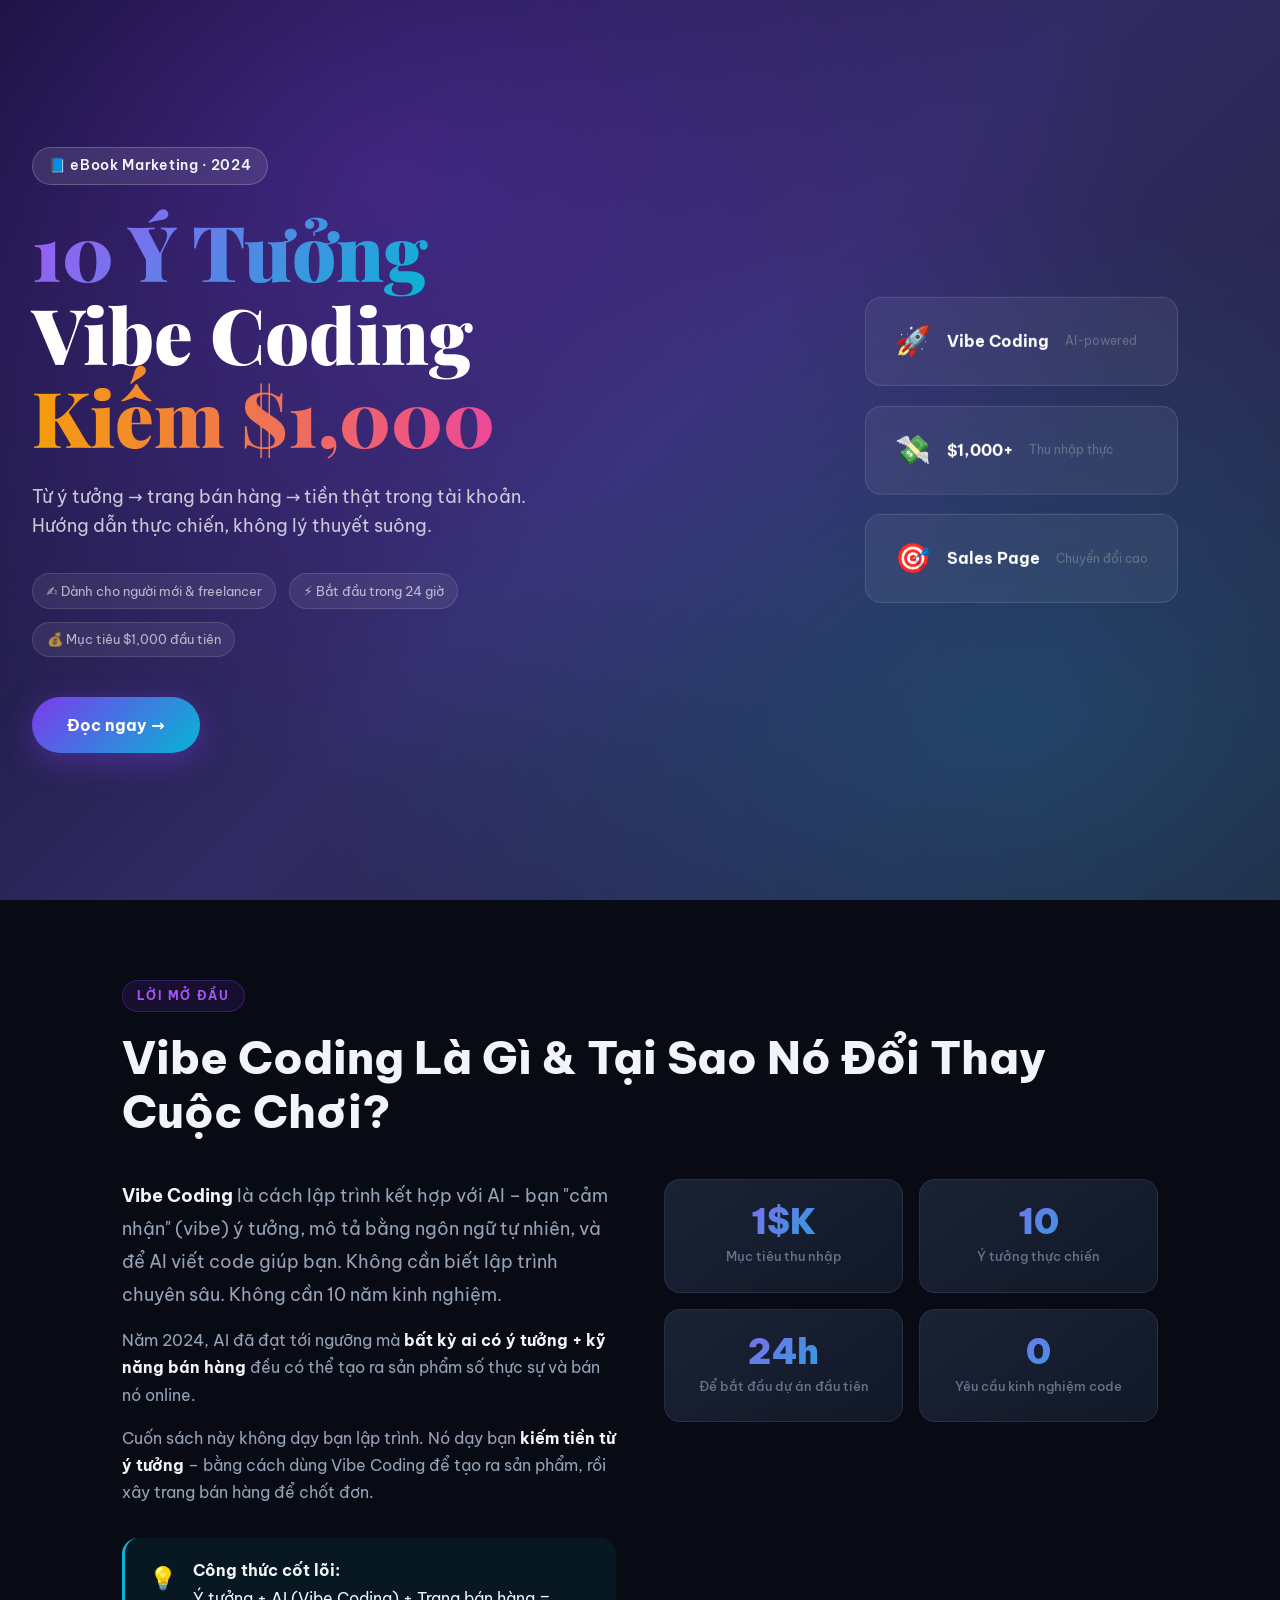
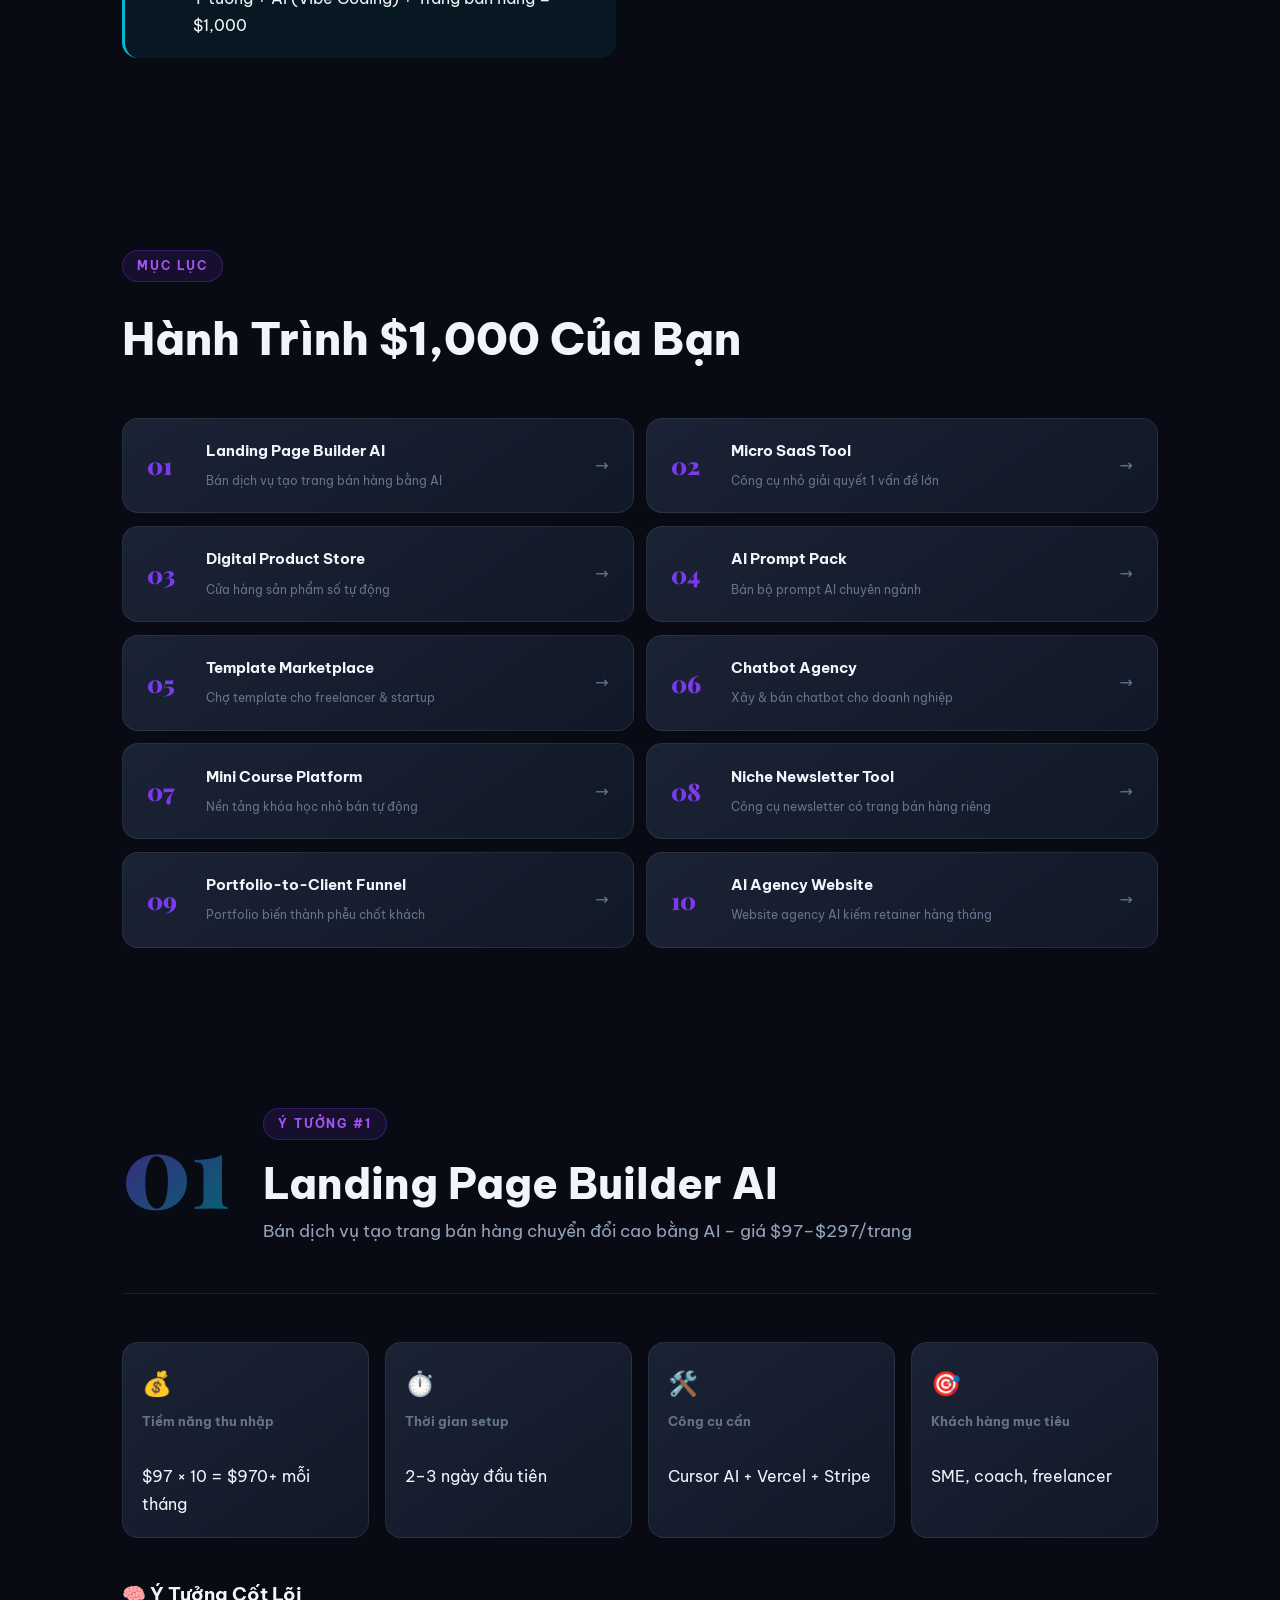
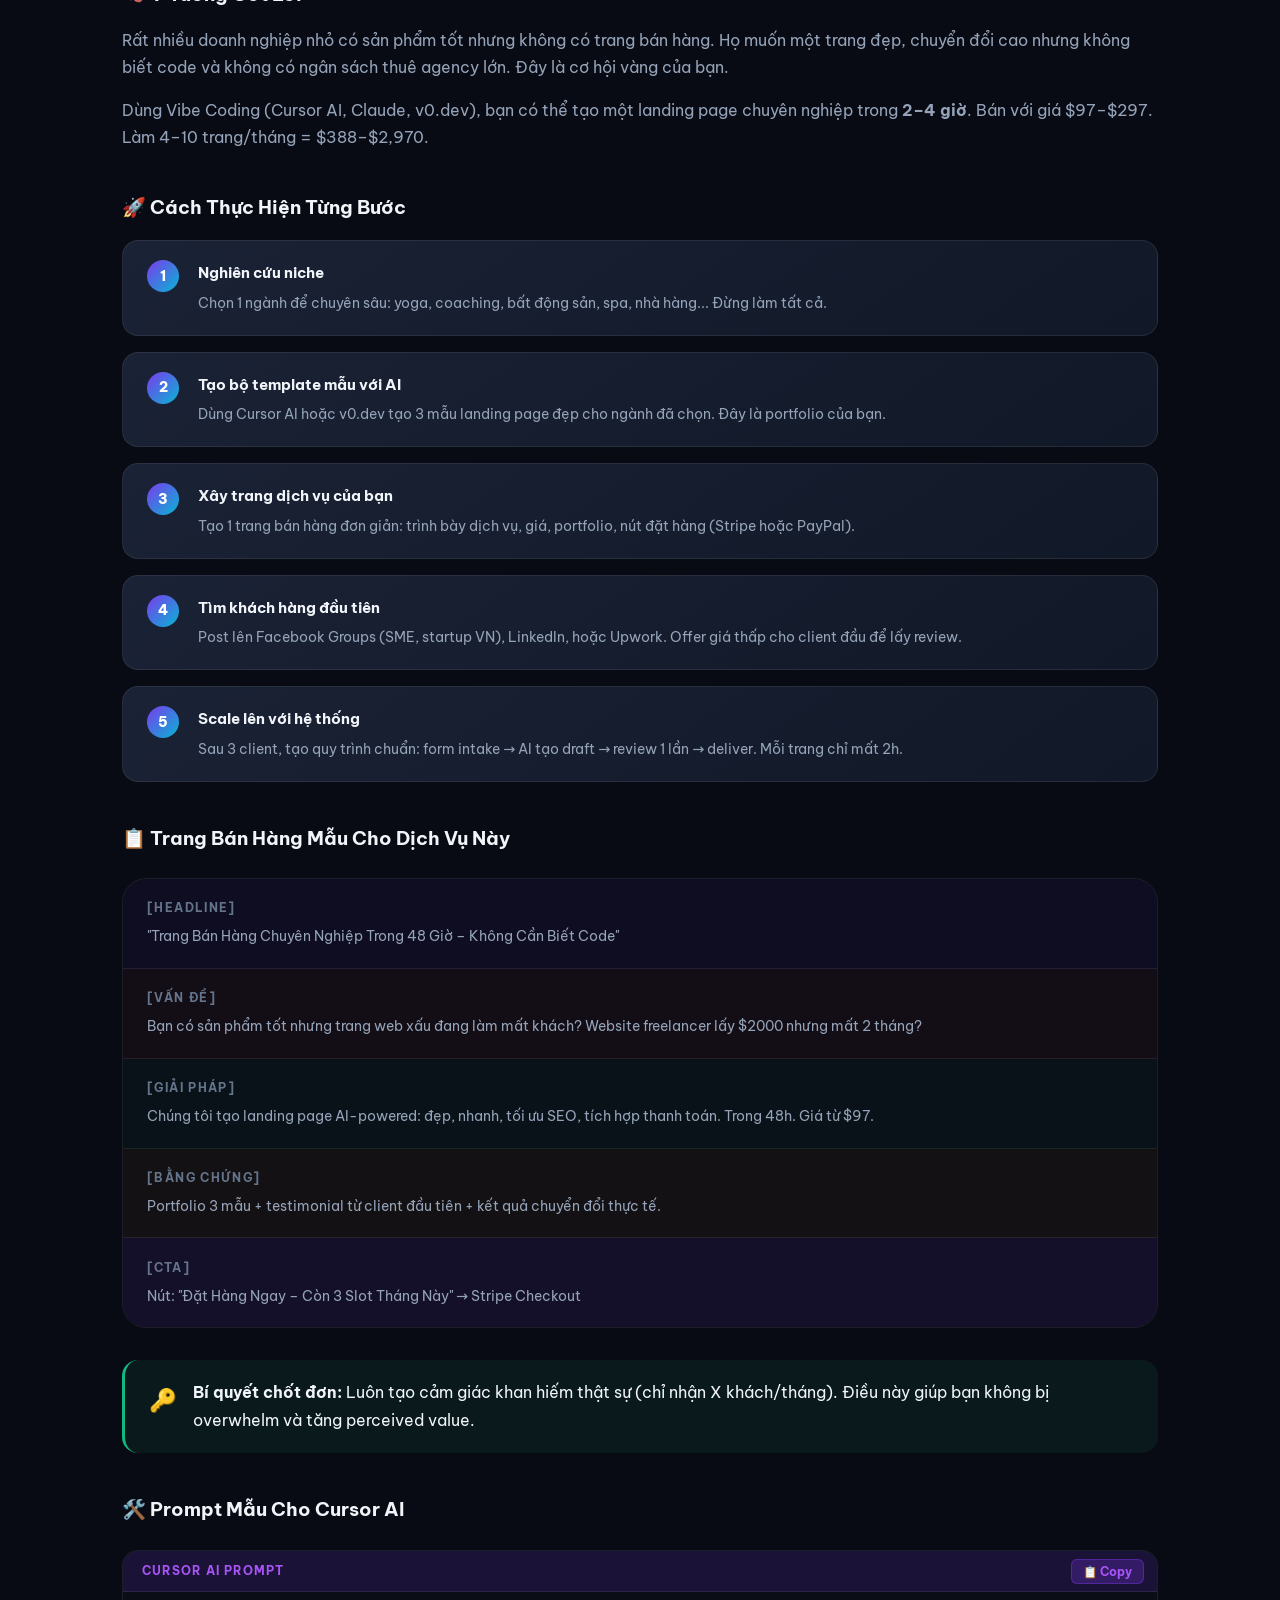
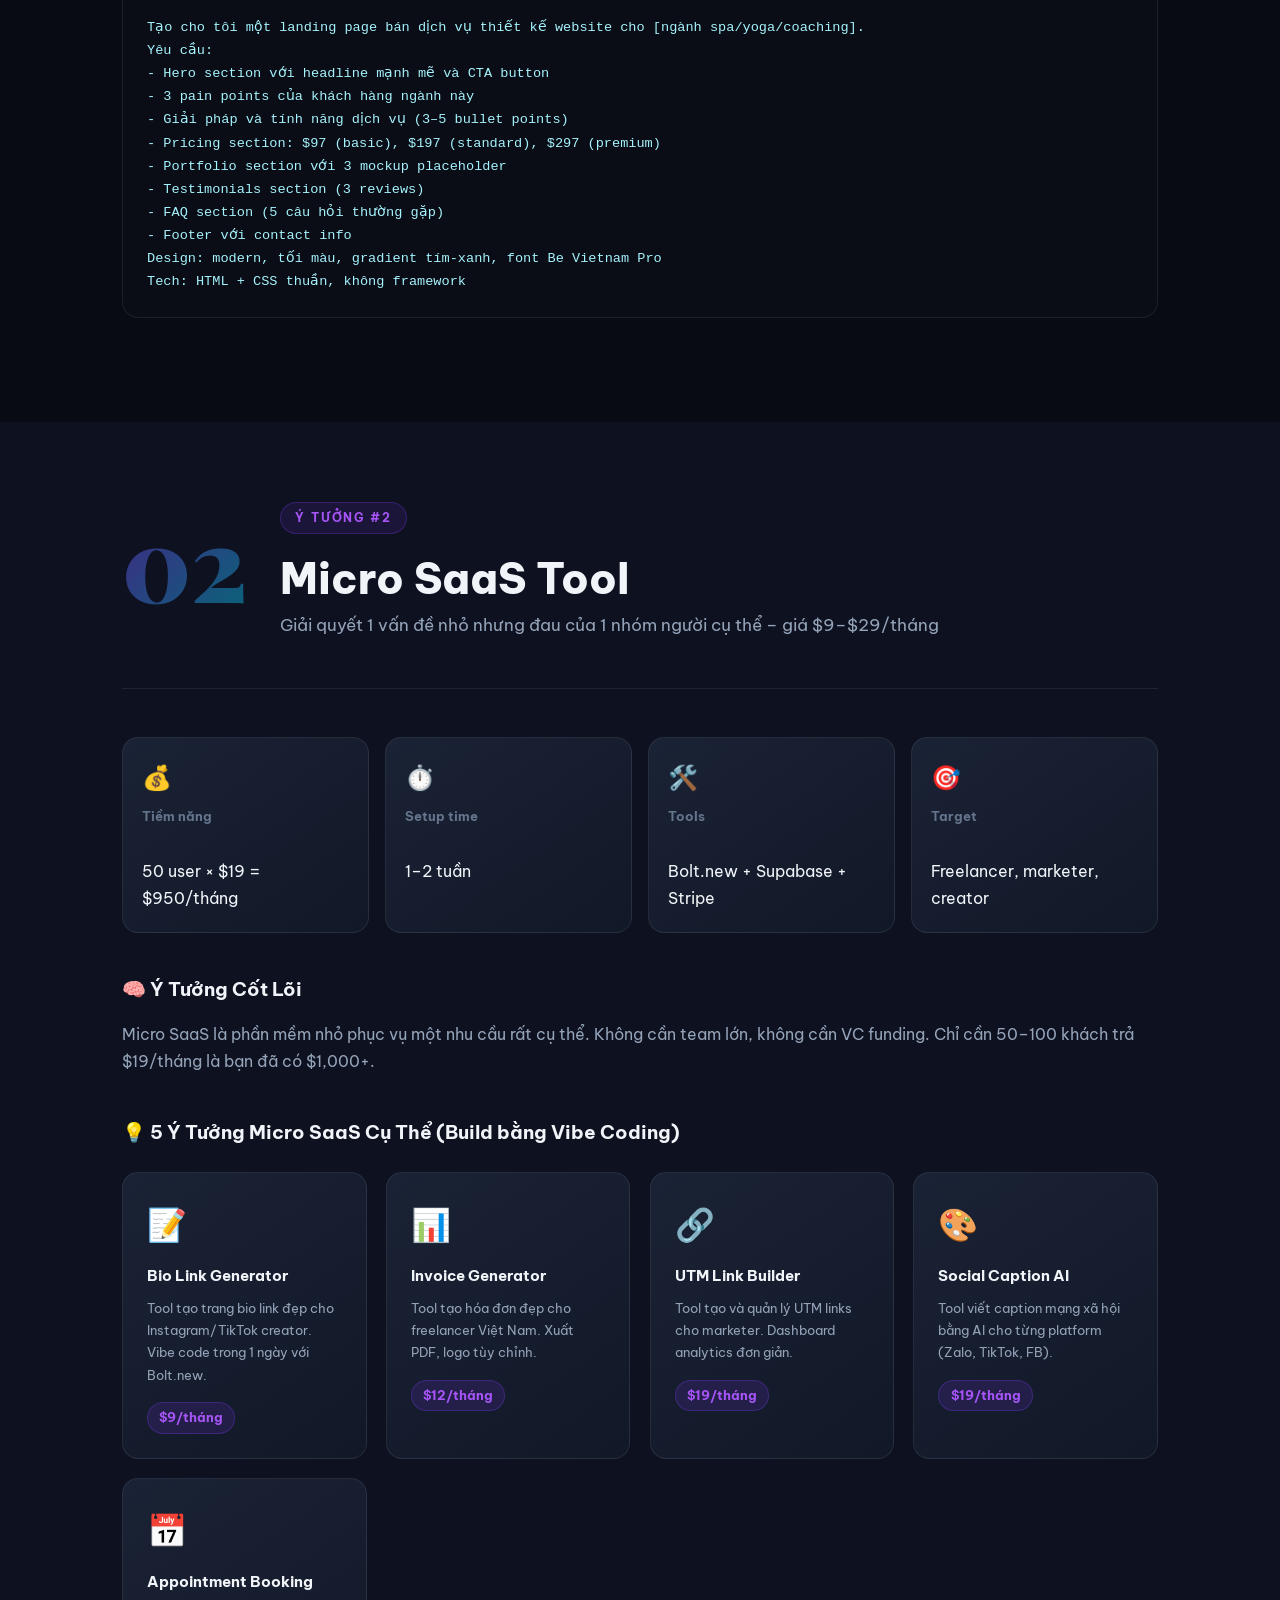
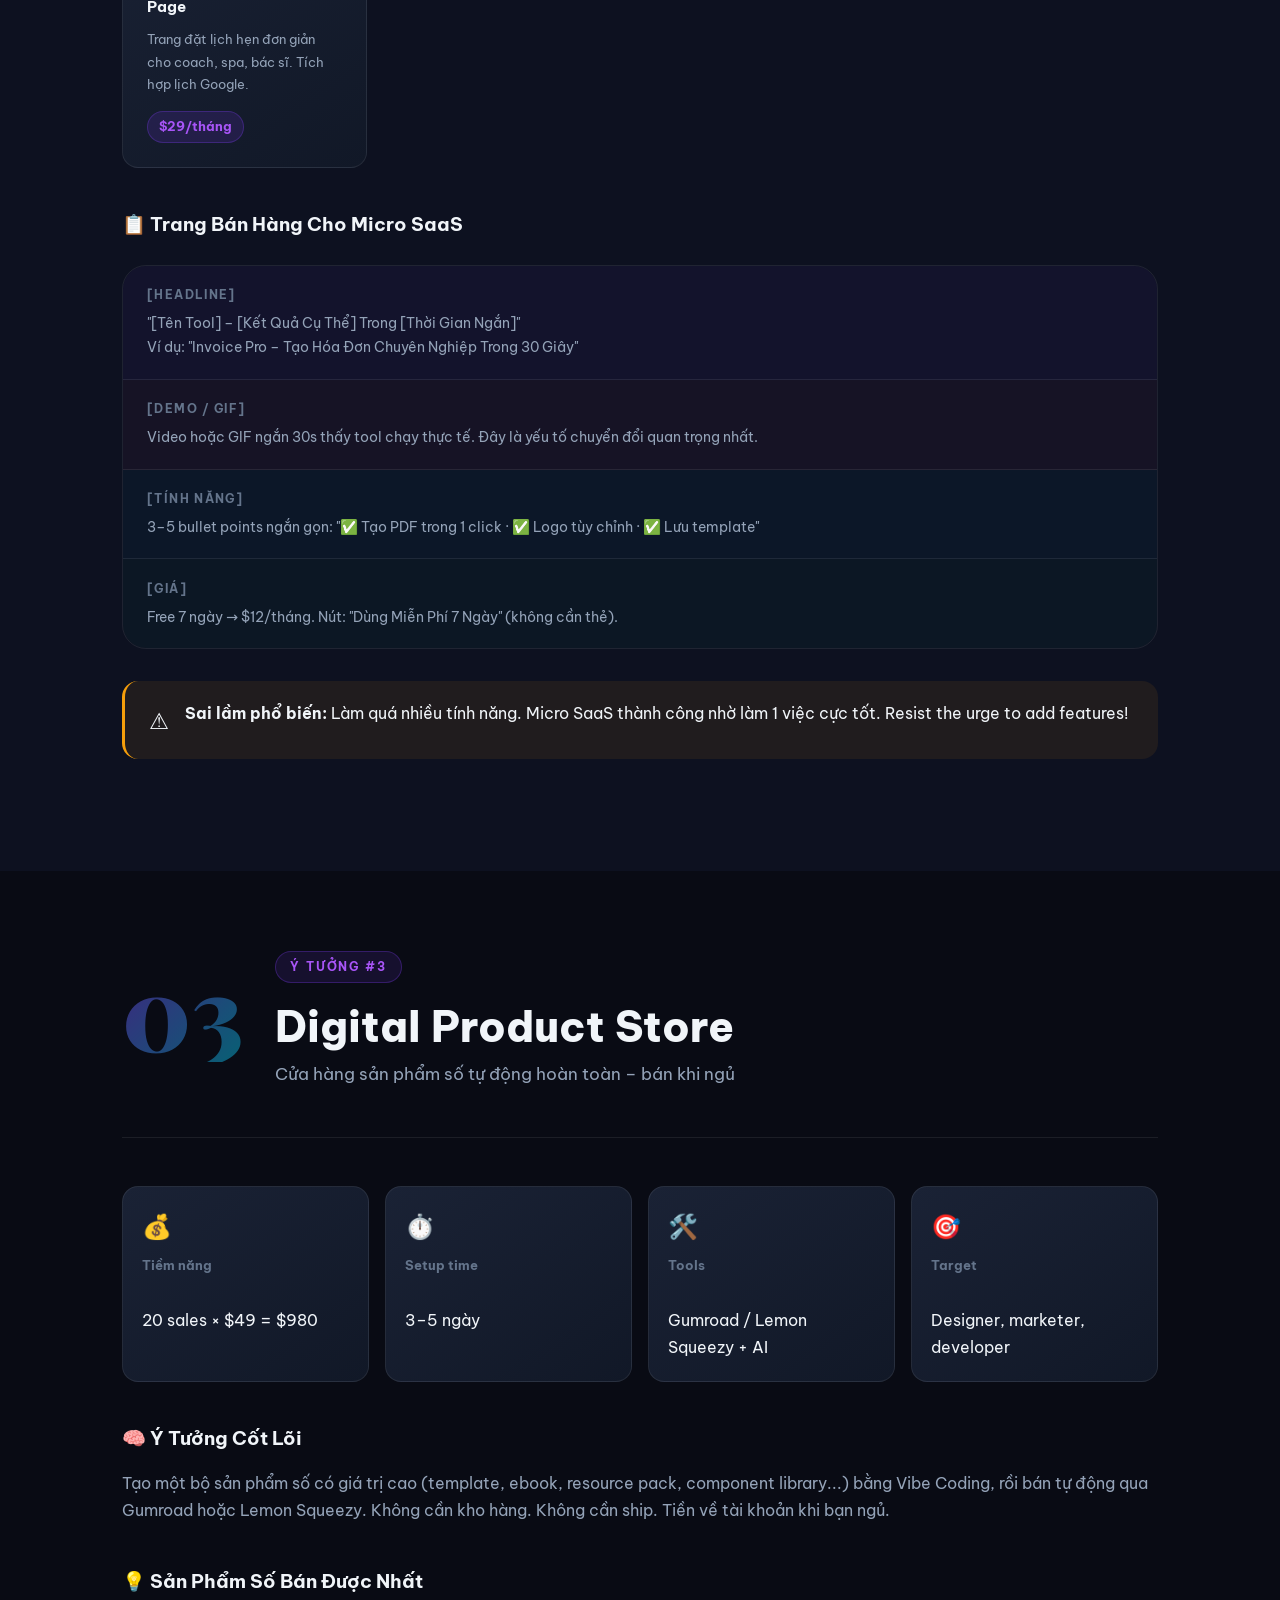
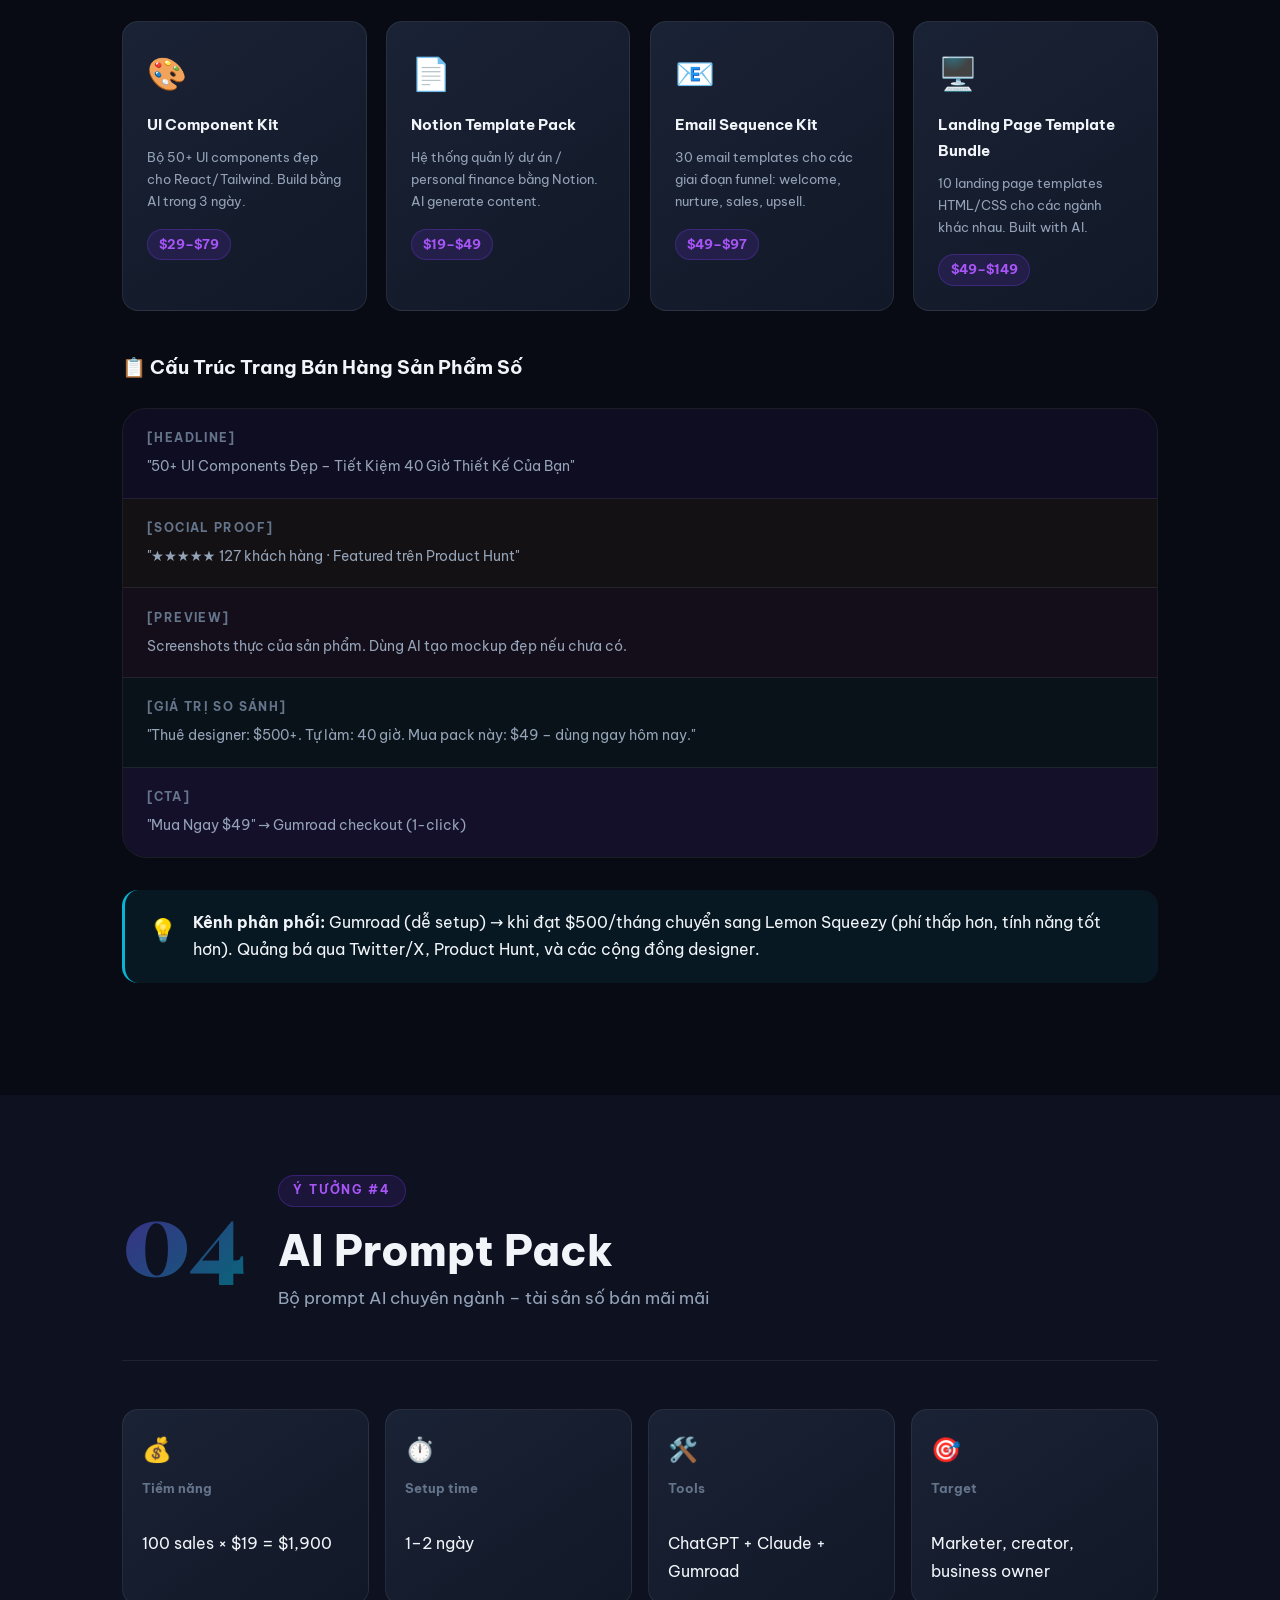
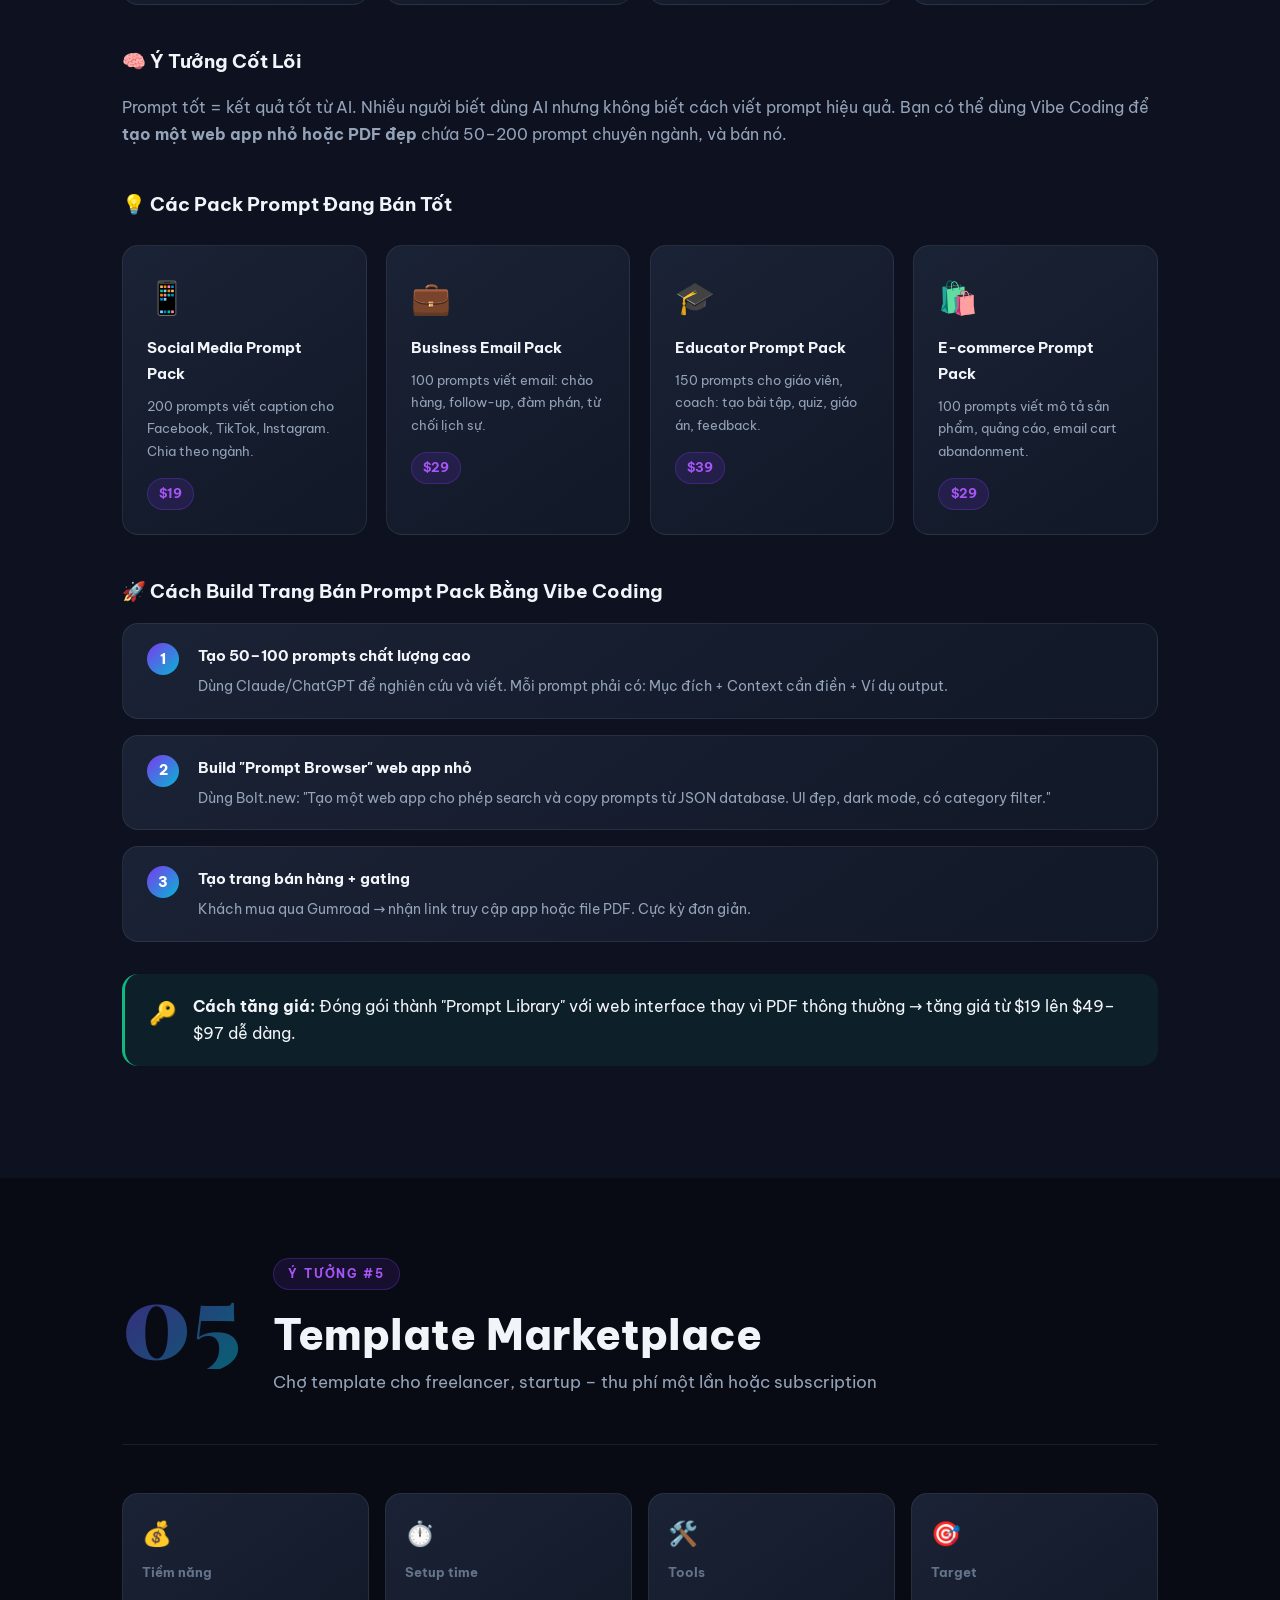
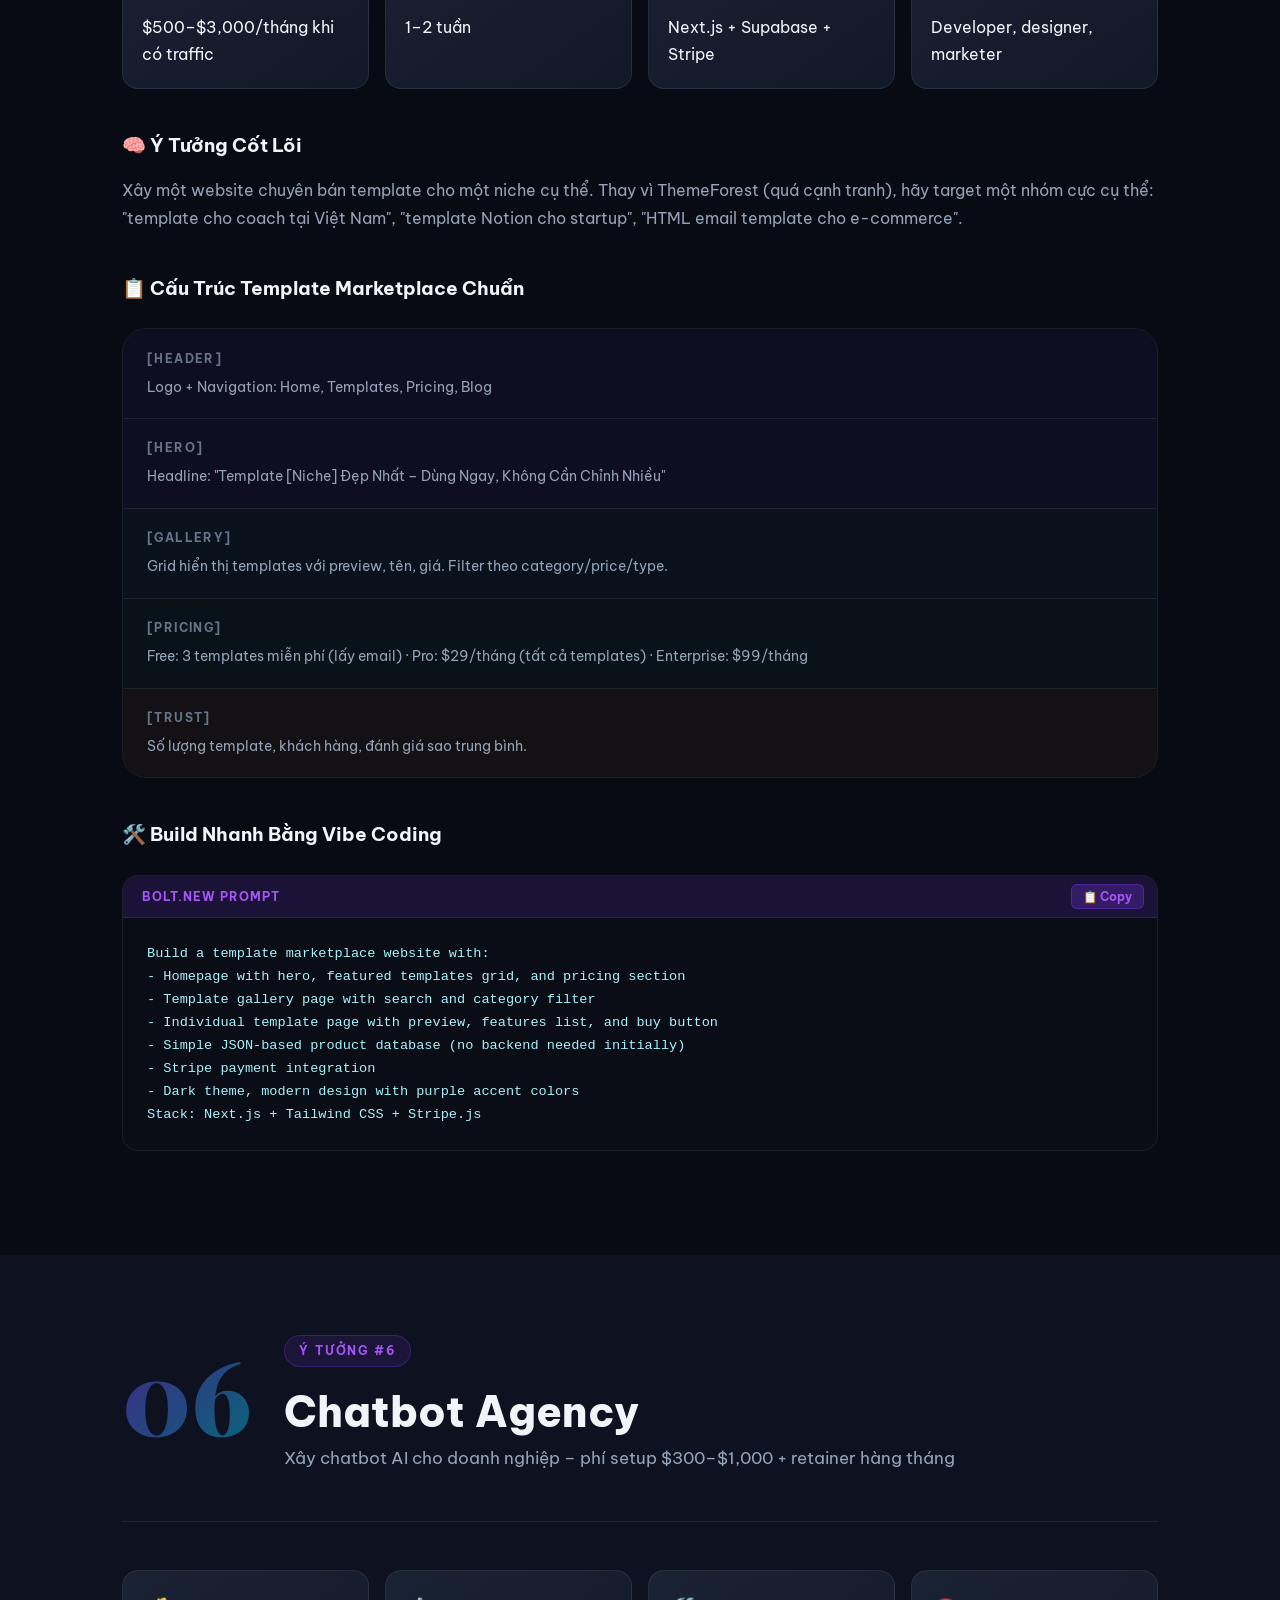
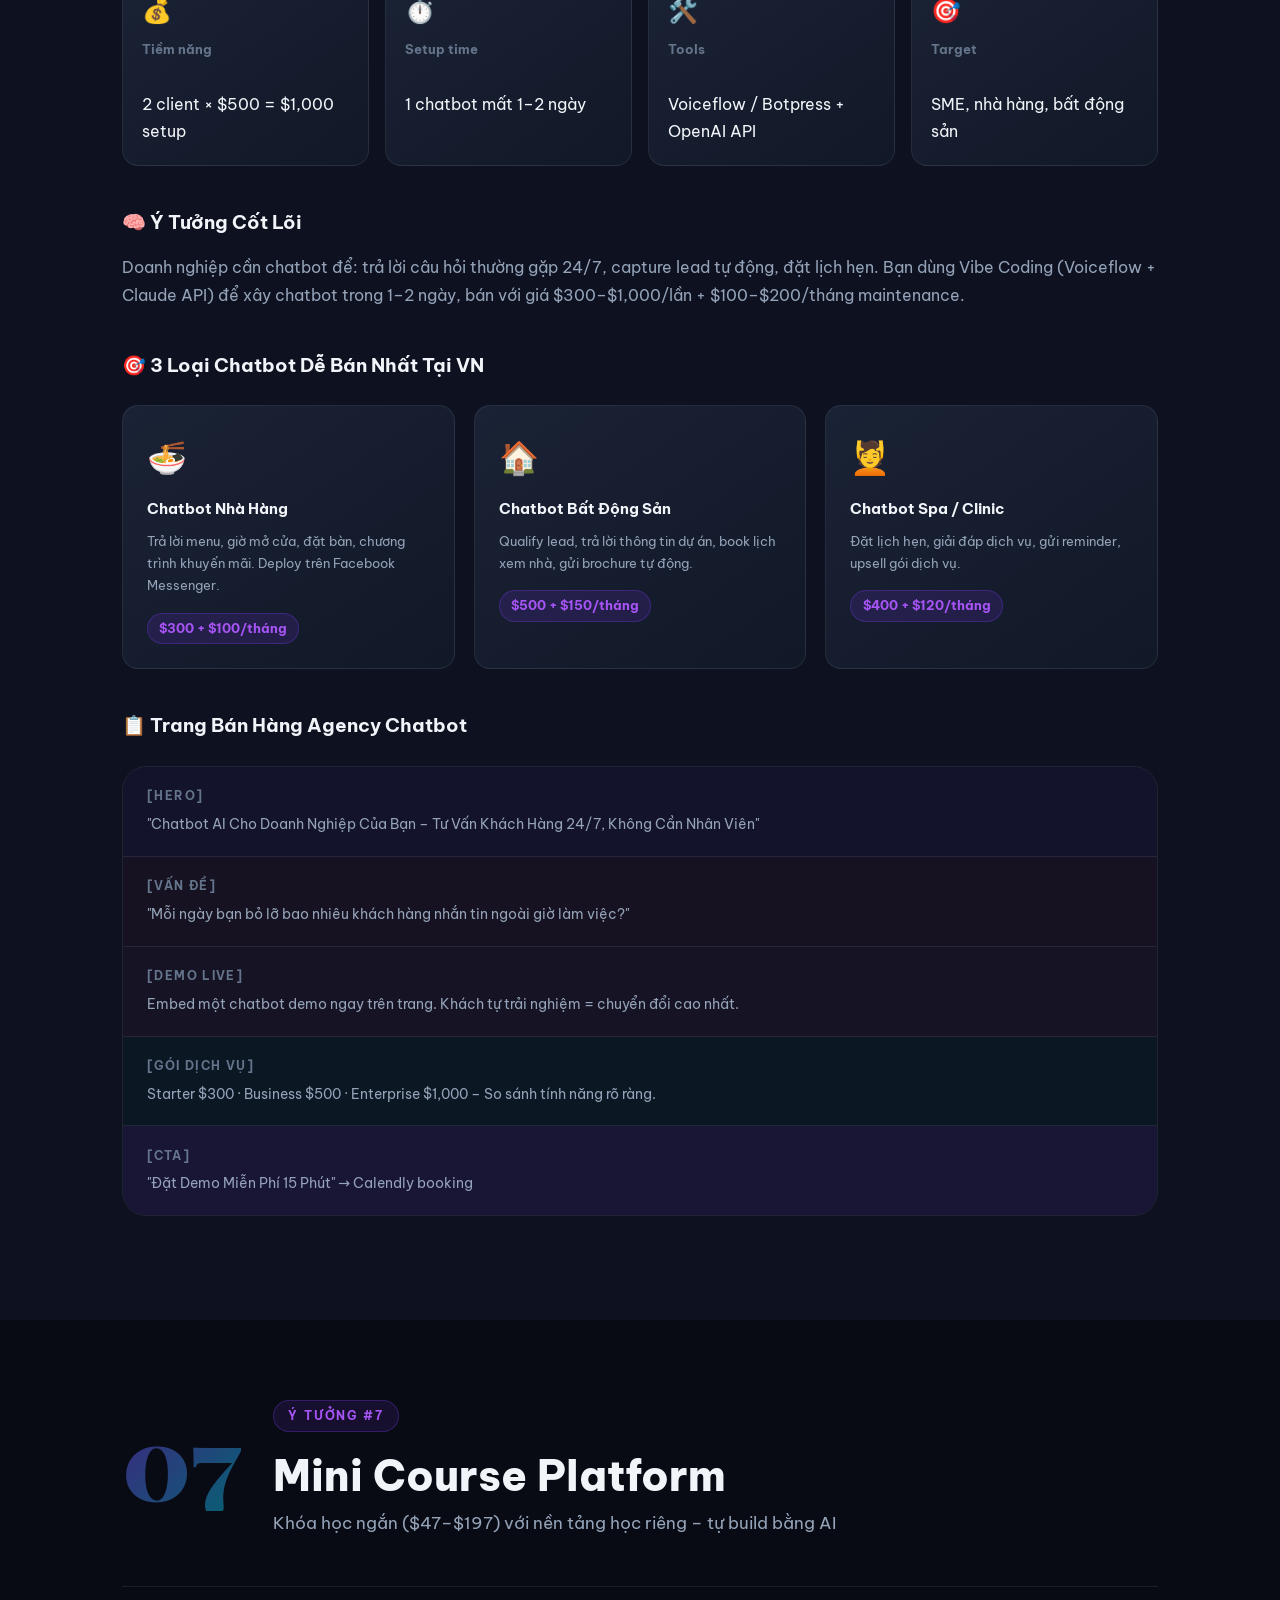
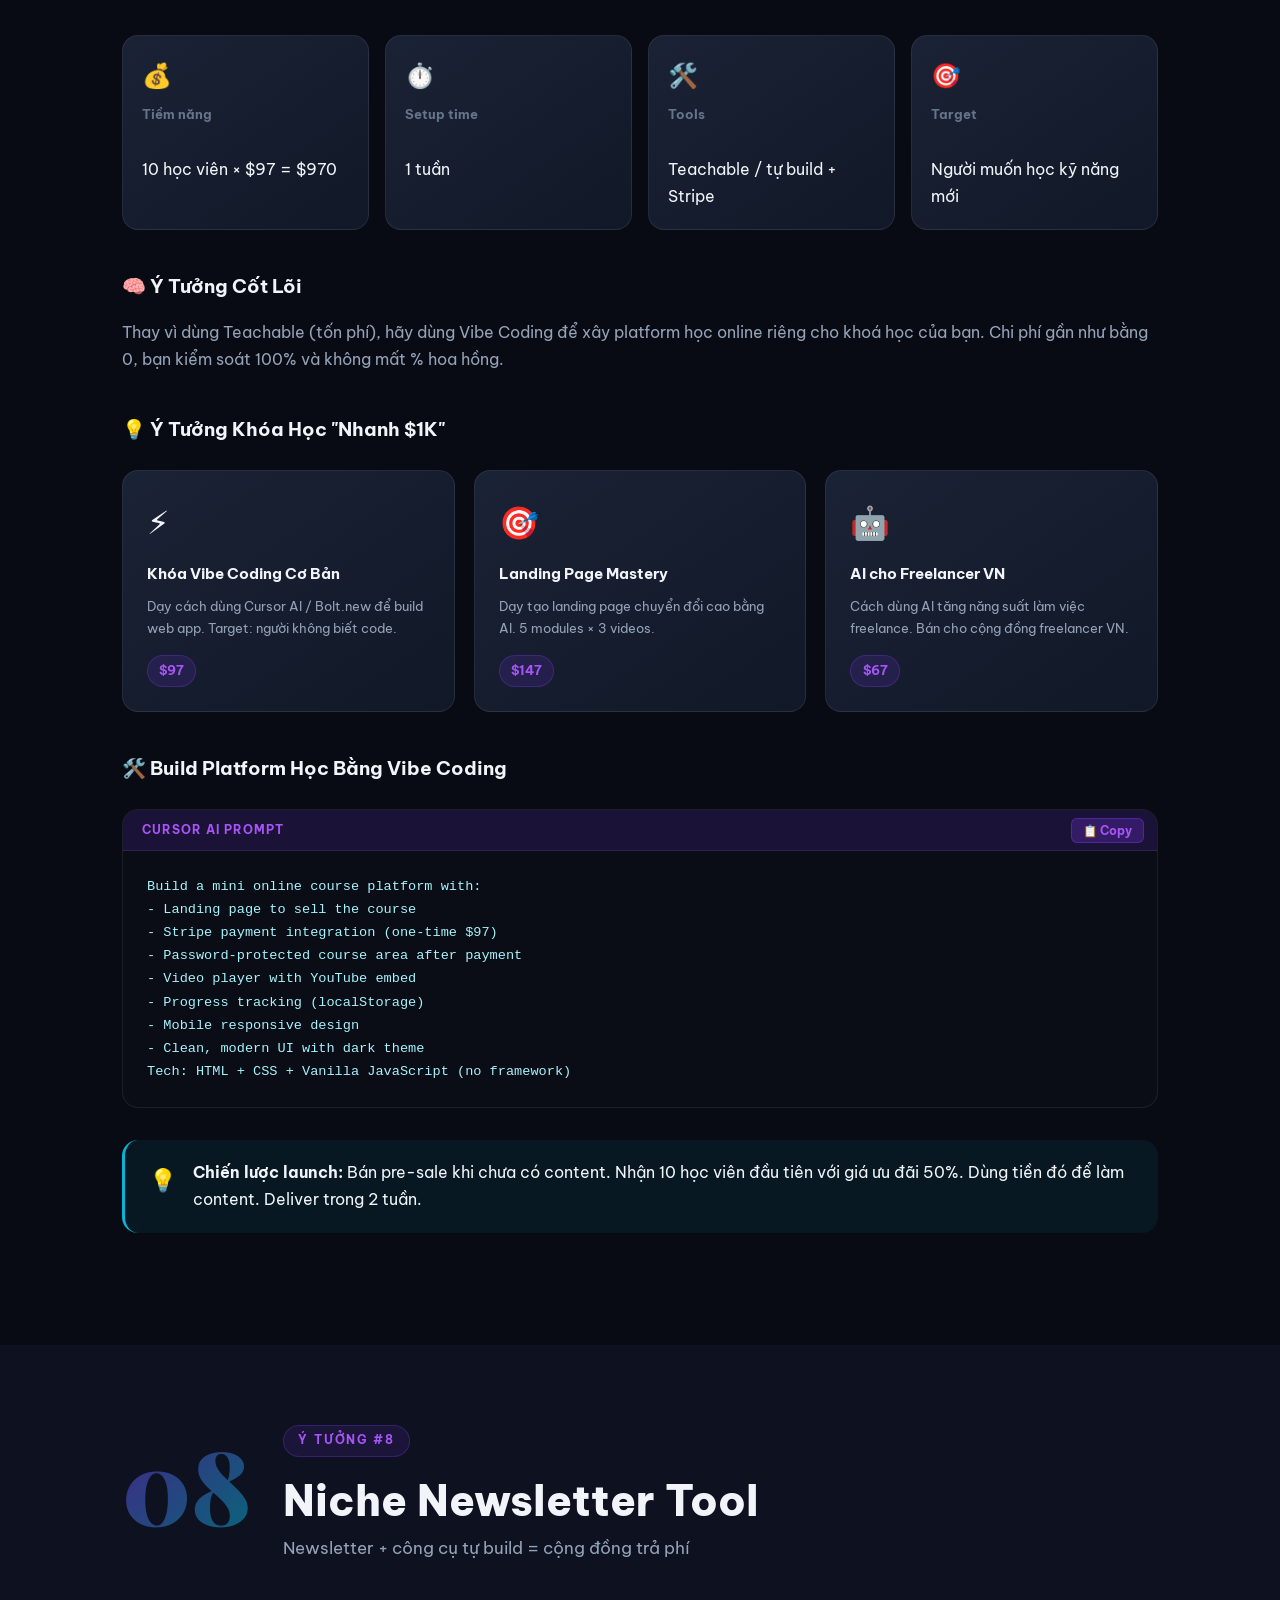
<file: ebook-vibe-coding/index.html>
<!DOCTYPE html>
<html lang="vi">
<head>
  <meta charset="UTF-8" />
  <meta name="viewport" content="width=device-width, initial-scale=1.0" />
  <title>10 Ý Tưởng Vibe Coding Kiếm $1000 | eBook Marketing</title>
  <meta name="description" content="Khám phá 10 ý tưởng Vibe Coding thực chiến giúp bạn kiếm $1000 đầu tiên từ trang bán hàng – từ ý tưởng đến thu tiền." />
  <link rel="preconnect" href="https://fonts.googleapis.com" />
  <link href="https://fonts.googleapis.com/css2?family=Be+Vietnam+Pro:wght@300;400;500;600;700;800;900&family=Playfair+Display:wght@700;900&display=swap" rel="stylesheet" />
  <link rel="stylesheet" href="style.css" />
</head>
<body>

  <!-- ===== COVER ===== -->
  <section id="cover" class="cover-section">
    <div class="cover-bg"></div>
    <div class="cover-particles" id="particles"></div>
    <div class="cover-content">
      <div class="badge-pill">📘 eBook Marketing · 2024</div>
      <h1 class="cover-title">
        <span class="gradient-text">10 Ý Tưởng</span><br />
        Vibe Coding<br />
        <span class="accent-line">Kiếm <em>$1,000</em></span>
      </h1>
      <p class="cover-subtitle">
        Từ ý tưởng → trang bán hàng → tiền thật trong tài khoản.<br />
        Hướng dẫn thực chiến, không lý thuyết suông.
      </p>
      <div class="cover-meta">
        <span>✍️ Dành cho người mới &amp; freelancer</span>
        <span>⚡ Bắt đầu trong 24 giờ</span>
        <span>💰 Mục tiêu $1,000 đầu tiên</span>
      </div>
      <a href="#toc" class="btn-primary">Đọc ngay →</a>
    </div>
    <div class="cover-mockup">
      <div class="mockup-card card-1">
        <span class="emoji">🚀</span>
        <strong>Vibe Coding</strong>
        <small>AI-powered</small>
      </div>
      <div class="mockup-card card-2">
        <span class="emoji">💸</span>
        <strong>$1,000+</strong>
        <small>Thu nhập thực</small>
      </div>
      <div class="mockup-card card-3">
        <span class="emoji">🎯</span>
        <strong>Sales Page</strong>
        <small>Chuyển đổi cao</small>
      </div>
    </div>
  </section>

  <!-- ===== INTRO ===== -->
  <section id="intro" class="section intro-section">
    <div class="container">
      <div class="section-tag">Lời Mở Đầu</div>
      <h2>Vibe Coding Là Gì &amp; Tại Sao Nó Đổi Thay Cuộc Chơi?</h2>
      <div class="intro-grid">
        <div class="intro-text">
          <p class="lead">
            <strong>Vibe Coding</strong> là cách lập trình kết hợp với AI – bạn "cảm nhận" (vibe) ý tưởng, mô tả bằng ngôn ngữ tự nhiên, và để AI viết code giúp bạn. Không cần biết lập trình chuyên sâu. Không cần 10 năm kinh nghiệm.
          </p>
          <p>
            Năm 2024, AI đã đạt tới ngưỡng mà <strong>bất kỳ ai có ý tưởng + kỹ năng bán hàng</strong> đều có thể tạo ra sản phẩm số thực sự và bán nó online.
          </p>
          <p>
            Cuốn sách này không dạy bạn lập trình. Nó dạy bạn <strong>kiếm tiền từ ý tưởng</strong> – bằng cách dùng Vibe Coding để tạo ra sản phẩm, rồi xây trang bán hàng để chốt đơn.
          </p>
          <div class="callout callout-info">
            <span class="callout-icon">💡</span>
            <div>
              <strong>Công thức cốt lõi:</strong><br />
              Ý tưởng + AI (Vibe Coding) + Trang bán hàng = $1,000
            </div>
          </div>
        </div>
        <div class="intro-stats">
          <div class="stat-card">
            <div class="stat-number">$1K</div>
            <div class="stat-label">Mục tiêu thu nhập</div>
          </div>
          <div class="stat-card">
            <div class="stat-number">10</div>
            <div class="stat-label">Ý tưởng thực chiến</div>
          </div>
          <div class="stat-card">
            <div class="stat-number">24h</div>
            <div class="stat-label">Để bắt đầu dự án đầu tiên</div>
          </div>
          <div class="stat-card">
            <div class="stat-number">0</div>
            <div class="stat-label">Yêu cầu kinh nghiệm code</div>
          </div>
        </div>
      </div>
    </div>
  </section>

  <!-- ===== TABLE OF CONTENTS ===== -->
  <section id="toc" class="section toc-section">
    <div class="container">
      <div class="section-tag">Mục Lục</div>
      <h2>Hành Trình $1,000 Của Bạn</h2>
      <div class="toc-grid">
        <a href="#idea1" class="toc-item">
          <span class="toc-num">01</span>
          <div class="toc-info">
            <strong>Landing Page Builder AI</strong>
            <small>Bán dịch vụ tạo trang bán hàng bằng AI</small>
          </div>
          <span class="toc-arrow">→</span>
        </a>
        <a href="#idea2" class="toc-item">
          <span class="toc-num">02</span>
          <div class="toc-info">
            <strong>Micro SaaS Tool</strong>
            <small>Công cụ nhỏ giải quyết 1 vấn đề lớn</small>
          </div>
          <span class="toc-arrow">→</span>
        </a>
        <a href="#idea3" class="toc-item">
          <span class="toc-num">03</span>
          <div class="toc-info">
            <strong>Digital Product Store</strong>
            <small>Cửa hàng sản phẩm số tự động</small>
          </div>
          <span class="toc-arrow">→</span>
        </a>
        <a href="#idea4" class="toc-item">
          <span class="toc-num">04</span>
          <div class="toc-info">
            <strong>AI Prompt Pack</strong>
            <small>Bán bộ prompt AI chuyên ngành</small>
          </div>
          <span class="toc-arrow">→</span>
        </a>
        <a href="#idea5" class="toc-item">
          <span class="toc-num">05</span>
          <div class="toc-info">
            <strong>Template Marketplace</strong>
            <small>Chợ template cho freelancer &amp; startup</small>
          </div>
          <span class="toc-arrow">→</span>
        </a>
        <a href="#idea6" class="toc-item">
          <span class="toc-num">06</span>
          <div class="toc-info">
            <strong>Chatbot Agency</strong>
            <small>Xây &amp; bán chatbot cho doanh nghiệp</small>
          </div>
          <span class="toc-arrow">→</span>
        </a>
        <a href="#idea7" class="toc-item">
          <span class="toc-num">07</span>
          <div class="toc-info">
            <strong>Mini Course Platform</strong>
            <small>Nền tảng khóa học nhỏ bán tự động</small>
          </div>
          <span class="toc-arrow">→</span>
        </a>
        <a href="#idea8" class="toc-item">
          <span class="toc-num">08</span>
          <div class="toc-info">
            <strong>Niche Newsletter Tool</strong>
            <small>Công cụ newsletter có trang bán hàng riêng</small>
          </div>
          <span class="toc-arrow">→</span>
        </a>
        <a href="#idea9" class="toc-item">
          <span class="toc-num">09</span>
          <div class="toc-info">
            <strong>Portfolio-to-Client Funnel</strong>
            <small>Portfolio biến thành phễu chốt khách</small>
          </div>
          <span class="toc-arrow">→</span>
        </a>
        <a href="#idea10" class="toc-item">
          <span class="toc-num">10</span>
          <div class="toc-info">
            <strong>AI Agency Website</strong>
            <small>Website agency AI kiếm retainer hàng tháng</small>
          </div>
          <span class="toc-arrow">→</span>
        </a>
      </div>
    </div>
  </section>

  <!-- ===== IDEA 1 ===== -->
  <section id="idea1" class="section idea-section">
    <div class="container">
      <div class="idea-header">
        <div class="idea-number">01</div>
        <div class="idea-meta">
          <div class="section-tag">Ý Tưởng #1</div>
          <h2>Landing Page Builder AI</h2>
          <p class="idea-tagline">Bán dịch vụ tạo trang bán hàng chuyển đổi cao bằng AI – giá $97–$297/trang</p>
        </div>
      </div>

      <div class="idea-body">
        <div class="idea-overview">
          <div class="overview-card">
            <span>💰</span>
            <div><strong>Tiềm năng thu nhập</strong><br />$97 × 10 = $970+ mỗi tháng</div>
          </div>
          <div class="overview-card">
            <span>⏱️</span>
            <div><strong>Thời gian setup</strong><br />2–3 ngày đầu tiên</div>
          </div>
          <div class="overview-card">
            <span>🛠️</span>
            <div><strong>Công cụ cần</strong><br />Cursor AI + Vercel + Stripe</div>
          </div>
          <div class="overview-card">
            <span>🎯</span>
            <div><strong>Khách hàng mục tiêu</strong><br />SME, coach, freelancer</div>
          </div>
        </div>

        <h3>🧠 Ý Tưởng Cốt Lõi</h3>
        <p>
          Rất nhiều doanh nghiệp nhỏ có sản phẩm tốt nhưng không có trang bán hàng. Họ muốn một trang đẹp, chuyển đổi cao nhưng không biết code và không có ngân sách thuê agency lớn. Đây là cơ hội vàng của bạn.
        </p>
        <p>
          Dùng Vibe Coding (Cursor AI, Claude, v0.dev), bạn có thể tạo một landing page chuyên nghiệp trong <strong>2–4 giờ</strong>. Bán với giá $97–$297. Làm 4–10 trang/tháng = $388–$2,970.
        </p>

        <h3>🚀 Cách Thực Hiện Từng Bước</h3>
        <div class="steps">
          <div class="step">
            <div class="step-num">1</div>
            <div class="step-content">
              <strong>Nghiên cứu niche</strong>
              <p>Chọn 1 ngành để chuyên sâu: yoga, coaching, bất động sản, spa, nhà hàng... Đừng làm tất cả.</p>
            </div>
          </div>
          <div class="step">
            <div class="step-num">2</div>
            <div class="step-content">
              <strong>Tạo bộ template mẫu với AI</strong>
              <p>Dùng Cursor AI hoặc v0.dev tạo 3 mẫu landing page đẹp cho ngành đã chọn. Đây là portfolio của bạn.</p>
            </div>
          </div>
          <div class="step">
            <div class="step-num">3</div>
            <div class="step-content">
              <strong>Xây trang dịch vụ của bạn</strong>
              <p>Tạo 1 trang bán hàng đơn giản: trình bày dịch vụ, giá, portfolio, nút đặt hàng (Stripe hoặc PayPal).</p>
            </div>
          </div>
          <div class="step">
            <div class="step-num">4</div>
            <div class="step-content">
              <strong>Tìm khách hàng đầu tiên</strong>
              <p>Post lên Facebook Groups (SME, startup VN), LinkedIn, hoặc Upwork. Offer giá thấp cho client đầu để lấy review.</p>
            </div>
          </div>
          <div class="step">
            <div class="step-num">5</div>
            <div class="step-content">
              <strong>Scale lên với hệ thống</strong>
              <p>Sau 3 client, tạo quy trình chuẩn: form intake → AI tạo draft → review 1 lần → deliver. Mỗi trang chỉ mất 2h.</p>
            </div>
          </div>
        </div>

        <h3>📋 Trang Bán Hàng Mẫu Cho Dịch Vụ Này</h3>
        <div class="sales-page-blueprint">
          <div class="sp-section sp-hero">
            <strong>[HEADLINE]</strong>
            <p>"Trang Bán Hàng Chuyên Nghiệp Trong 48 Giờ – Không Cần Biết Code"</p>
          </div>
          <div class="sp-section sp-pain">
            <strong>[VẤN ĐỀ]</strong>
            <p>Bạn có sản phẩm tốt nhưng trang web xấu đang làm mất khách? Website freelancer lấy $2000 nhưng mất 2 tháng?</p>
          </div>
          <div class="sp-section sp-solution">
            <strong>[GIẢI PHÁP]</strong>
            <p>Chúng tôi tạo landing page AI-powered: đẹp, nhanh, tối ưu SEO, tích hợp thanh toán. Trong 48h. Giá từ $97.</p>
          </div>
          <div class="sp-section sp-proof">
            <strong>[BẰNG CHỨNG]</strong>
            <p>Portfolio 3 mẫu + testimonial từ client đầu tiên + kết quả chuyển đổi thực tế.</p>
          </div>
          <div class="sp-section sp-cta">
            <strong>[CTA]</strong>
            <p>Nút: "Đặt Hàng Ngay – Còn 3 Slot Tháng Này" → Stripe Checkout</p>
          </div>
        </div>

        <div class="callout callout-tip">
          <span class="callout-icon">🔑</span>
          <div>
            <strong>Bí quyết chốt đơn:</strong> Luôn tạo cảm giác khan hiếm thật sự (chỉ nhận X khách/tháng). Điều này giúp bạn không bị overwhelm và tăng perceived value.
          </div>
        </div>

        <h3>🛠️ Prompt Mẫu Cho Cursor AI</h3>
        <div class="code-block">
          <div class="code-header">Cursor AI Prompt</div>
          <pre>Tạo cho tôi một landing page bán dịch vụ thiết kế website cho [ngành spa/yoga/coaching].
Yêu cầu:
- Hero section với headline mạnh mẽ và CTA button
- 3 pain points của khách hàng ngành này
- Giải pháp và tính năng dịch vụ (3–5 bullet points)
- Pricing section: $97 (basic), $197 (standard), $297 (premium)
- Portfolio section với 3 mockup placeholder
- Testimonials section (3 reviews)
- FAQ section (5 câu hỏi thường gặp)
- Footer với contact info
Design: modern, tối màu, gradient tím-xanh, font Be Vietnam Pro
Tech: HTML + CSS thuần, không framework</pre>
        </div>
      </div>
    </div>
  </section>

  <!-- ===== IDEA 2 ===== -->
  <section id="idea2" class="section idea-section alt-bg">
    <div class="container">
      <div class="idea-header">
        <div class="idea-number">02</div>
        <div class="idea-meta">
          <div class="section-tag">Ý Tưởng #2</div>
          <h2>Micro SaaS Tool</h2>
          <p class="idea-tagline">Giải quyết 1 vấn đề nhỏ nhưng đau của 1 nhóm người cụ thể – giá $9–$29/tháng</p>
        </div>
      </div>

      <div class="idea-body">
        <div class="idea-overview">
          <div class="overview-card"><span>💰</span><div><strong>Tiềm năng</strong><br />50 user × $19 = $950/tháng</div></div>
          <div class="overview-card"><span>⏱️</span><div><strong>Setup time</strong><br />1–2 tuần</div></div>
          <div class="overview-card"><span>🛠️</span><div><strong>Tools</strong><br />Bolt.new + Supabase + Stripe</div></div>
          <div class="overview-card"><span>🎯</span><div><strong>Target</strong><br />Freelancer, marketer, creator</div></div>
        </div>

        <h3>🧠 Ý Tưởng Cốt Lõi</h3>
        <p>Micro SaaS là phần mềm nhỏ phục vụ một nhu cầu rất cụ thể. Không cần team lớn, không cần VC funding. Chỉ cần 50–100 khách trả $19/tháng là bạn đã có $1,000+.</p>

        <h3>💡 5 Ý Tưởng Micro SaaS Cụ Thể (Build bằng Vibe Coding)</h3>
        <div class="ideas-grid">
          <div class="mini-idea-card">
            <span class="mini-icon">📝</span>
            <strong>Bio Link Generator</strong>
            <p>Tool tạo trang bio link đẹp cho Instagram/TikTok creator. Vibe code trong 1 ngày với Bolt.new.</p>
            <div class="price-tag">$9/tháng</div>
          </div>
          <div class="mini-idea-card">
            <span class="mini-icon">📊</span>
            <strong>Invoice Generator</strong>
            <p>Tool tạo hóa đơn đẹp cho freelancer Việt Nam. Xuất PDF, logo tùy chỉnh.</p>
            <div class="price-tag">$12/tháng</div>
          </div>
          <div class="mini-idea-card">
            <span class="mini-icon">🔗</span>
            <strong>UTM Link Builder</strong>
            <p>Tool tạo và quản lý UTM links cho marketer. Dashboard analytics đơn giản.</p>
            <div class="price-tag">$19/tháng</div>
          </div>
          <div class="mini-idea-card">
            <span class="mini-icon">🎨</span>
            <strong>Social Caption AI</strong>
            <p>Tool viết caption mạng xã hội bằng AI cho từng platform (Zalo, TikTok, FB).</p>
            <div class="price-tag">$19/tháng</div>
          </div>
          <div class="mini-idea-card">
            <span class="mini-icon">📅</span>
            <strong>Appointment Booking Page</strong>
            <p>Trang đặt lịch hẹn đơn giản cho coach, spa, bác sĩ. Tích hợp lịch Google.</p>
            <div class="price-tag">$29/tháng</div>
          </div>
        </div>

        <h3>📋 Trang Bán Hàng Cho Micro SaaS</h3>
        <div class="sales-page-blueprint">
          <div class="sp-section sp-hero"><strong>[HEADLINE]</strong><p>"[Tên Tool] – [Kết Quả Cụ Thể] Trong [Thời Gian Ngắn]"<br />Ví dụ: "Invoice Pro – Tạo Hóa Đơn Chuyên Nghiệp Trong 30 Giây"</p></div>
          <div class="sp-section sp-demo"><strong>[DEMO / GIF]</strong><p>Video hoặc GIF ngắn 30s thấy tool chạy thực tế. Đây là yếu tố chuyển đổi quan trọng nhất.</p></div>
          <div class="sp-section sp-features"><strong>[TÍNH NĂNG]</strong><p>3–5 bullet points ngắn gọn: "✅ Tạo PDF trong 1 click · ✅ Logo tùy chỉnh · ✅ Lưu template"</p></div>
          <div class="sp-section sp-pricing"><strong>[GIÁ]</strong><p>Free 7 ngày → $12/tháng. Nút: "Dùng Miễn Phí 7 Ngày" (không cần thẻ).</p></div>
        </div>

        <div class="callout callout-warning">
          <span class="callout-icon">⚠️</span>
          <div><strong>Sai lầm phổ biến:</strong> Làm quá nhiều tính năng. Micro SaaS thành công nhờ làm 1 việc cực tốt. Resist the urge to add features!</div>
        </div>
      </div>
    </div>
  </section>

  <!-- ===== IDEA 3 ===== -->
  <section id="idea3" class="section idea-section">
    <div class="container">
      <div class="idea-header">
        <div class="idea-number">03</div>
        <div class="idea-meta">
          <div class="section-tag">Ý Tưởng #3</div>
          <h2>Digital Product Store</h2>
          <p class="idea-tagline">Cửa hàng sản phẩm số tự động hoàn toàn – bán khi ngủ</p>
        </div>
      </div>
      <div class="idea-body">
        <div class="idea-overview">
          <div class="overview-card"><span>💰</span><div><strong>Tiềm năng</strong><br />20 sales × $49 = $980</div></div>
          <div class="overview-card"><span>⏱️</span><div><strong>Setup time</strong><br />3–5 ngày</div></div>
          <div class="overview-card"><span>🛠️</span><div><strong>Tools</strong><br />Gumroad / Lemon Squeezy + AI</div></div>
          <div class="overview-card"><span>🎯</span><div><strong>Target</strong><br />Designer, marketer, developer</div></div>
        </div>
        <h3>🧠 Ý Tưởng Cốt Lõi</h3>
        <p>Tạo một bộ sản phẩm số có giá trị cao (template, ebook, resource pack, component library...) bằng Vibe Coding, rồi bán tự động qua Gumroad hoặc Lemon Squeezy. Không cần kho hàng. Không cần ship. Tiền về tài khoản khi bạn ngủ.</p>

        <h3>💡 Sản Phẩm Số Bán Được Nhất</h3>
        <div class="ideas-grid">
          <div class="mini-idea-card"><span class="mini-icon">🎨</span><strong>UI Component Kit</strong><p>Bộ 50+ UI components đẹp cho React/Tailwind. Build bằng AI trong 3 ngày.</p><div class="price-tag">$29–$79</div></div>
          <div class="mini-idea-card"><span class="mini-icon">📄</span><strong>Notion Template Pack</strong><p>Hệ thống quản lý dự án / personal finance bằng Notion. AI generate content.</p><div class="price-tag">$19–$49</div></div>
          <div class="mini-idea-card"><span class="mini-icon">📧</span><strong>Email Sequence Kit</strong><p>30 email templates cho các giai đoạn funnel: welcome, nurture, sales, upsell.</p><div class="price-tag">$49–$97</div></div>
          <div class="mini-idea-card"><span class="mini-icon">🖥️</span><strong>Landing Page Template Bundle</strong><p>10 landing page templates HTML/CSS cho các ngành khác nhau. Built with AI.</p><div class="price-tag">$49–$149</div></div>
        </div>

        <h3>📋 Cấu Trúc Trang Bán Hàng Sản Phẩm Số</h3>
        <div class="sales-page-blueprint">
          <div class="sp-section sp-hero"><strong>[HEADLINE]</strong><p>"50+ UI Components Đẹp – Tiết Kiệm 40 Giờ Thiết Kế Của Bạn"</p></div>
          <div class="sp-section sp-social"><strong>[SOCIAL PROOF]</strong><p>"★★★★★ 127 khách hàng · Featured trên Product Hunt"</p></div>
          <div class="sp-section sp-preview"><strong>[PREVIEW]</strong><p>Screenshots thực của sản phẩm. Dùng AI tạo mockup đẹp nếu chưa có.</p></div>
          <div class="sp-section sp-value"><strong>[GIÁ TRỊ SO SÁNH]</strong><p>"Thuê designer: $500+. Tự làm: 40 giờ. Mua pack này: $49 – dùng ngay hôm nay."</p></div>
          <div class="sp-section sp-cta"><strong>[CTA]</strong><p>"Mua Ngay $49" → Gumroad checkout (1-click)</p></div>
        </div>

        <div class="callout callout-info">
          <span class="callout-icon">💡</span>
          <div><strong>Kênh phân phối:</strong> Gumroad (dễ setup) → khi đạt $500/tháng chuyển sang Lemon Squeezy (phí thấp hơn, tính năng tốt hơn). Quảng bá qua Twitter/X, Product Hunt, và các cộng đồng designer.</div>
        </div>
      </div>
    </div>
  </section>

  <!-- ===== IDEA 4 ===== -->
  <section id="idea4" class="section idea-section alt-bg">
    <div class="container">
      <div class="idea-header">
        <div class="idea-number">04</div>
        <div class="idea-meta">
          <div class="section-tag">Ý Tưởng #4</div>
          <h2>AI Prompt Pack</h2>
          <p class="idea-tagline">Bộ prompt AI chuyên ngành – tài sản số bán mãi mãi</p>
        </div>
      </div>
      <div class="idea-body">
        <div class="idea-overview">
          <div class="overview-card"><span>💰</span><div><strong>Tiềm năng</strong><br />100 sales × $19 = $1,900</div></div>
          <div class="overview-card"><span>⏱️</span><div><strong>Setup time</strong><br />1–2 ngày</div></div>
          <div class="overview-card"><span>🛠️</span><div><strong>Tools</strong><br />ChatGPT + Claude + Gumroad</div></div>
          <div class="overview-card"><span>🎯</span><div><strong>Target</strong><br />Marketer, creator, business owner</div></div>
        </div>
        <h3>🧠 Ý Tưởng Cốt Lõi</h3>
        <p>Prompt tốt = kết quả tốt từ AI. Nhiều người biết dùng AI nhưng không biết cách viết prompt hiệu quả. Bạn có thể dùng Vibe Coding để <strong>tạo một web app nhỏ hoặc PDF đẹp</strong> chứa 50–200 prompt chuyên ngành, và bán nó.</p>

        <h3>💡 Các Pack Prompt Đang Bán Tốt</h3>
        <div class="ideas-grid">
          <div class="mini-idea-card"><span class="mini-icon">📱</span><strong>Social Media Prompt Pack</strong><p>200 prompts viết caption cho Facebook, TikTok, Instagram. Chia theo ngành.</p><div class="price-tag">$19</div></div>
          <div class="mini-idea-card"><span class="mini-icon">💼</span><strong>Business Email Pack</strong><p>100 prompts viết email: chào hàng, follow-up, đàm phán, từ chối lịch sự.</p><div class="price-tag">$29</div></div>
          <div class="mini-idea-card"><span class="mini-icon">🎓</span><strong>Educator Prompt Pack</strong><p>150 prompts cho giáo viên, coach: tạo bài tập, quiz, giáo án, feedback.</p><div class="price-tag">$39</div></div>
          <div class="mini-idea-card"><span class="mini-icon">🛍️</span><strong>E-commerce Prompt Pack</strong><p>100 prompts viết mô tả sản phẩm, quảng cáo, email cart abandonment.</p><div class="price-tag">$29</div></div>
        </div>

        <h3>🚀 Cách Build Trang Bán Prompt Pack Bằng Vibe Coding</h3>
        <div class="steps">
          <div class="step">
            <div class="step-num">1</div>
            <div class="step-content">
              <strong>Tạo 50–100 prompts chất lượng cao</strong>
              <p>Dùng Claude/ChatGPT để nghiên cứu và viết. Mỗi prompt phải có: Mục đích + Context cần điền + Ví dụ output.</p>
            </div>
          </div>
          <div class="step">
            <div class="step-num">2</div>
            <div class="step-content">
              <strong>Build "Prompt Browser" web app nhỏ</strong>
              <p>Dùng Bolt.new: "Tạo một web app cho phép search và copy prompts từ JSON database. UI đẹp, dark mode, có category filter."</p>
            </div>
          </div>
          <div class="step">
            <div class="step-num">3</div>
            <div class="step-content">
              <strong>Tạo trang bán hàng + gating</strong>
              <p>Khách mua qua Gumroad → nhận link truy cập app hoặc file PDF. Cực kỳ đơn giản.</p>
            </div>
          </div>
        </div>

        <div class="callout callout-tip">
          <span class="callout-icon">🔑</span>
          <div><strong>Cách tăng giá:</strong> Đóng gói thành "Prompt Library" với web interface thay vì PDF thông thường → tăng giá từ $19 lên $49–$97 dễ dàng.</div>
        </div>
      </div>
    </div>
  </section>

  <!-- ===== IDEA 5 ===== -->
  <section id="idea5" class="section idea-section">
    <div class="container">
      <div class="idea-header">
        <div class="idea-number">05</div>
        <div class="idea-meta">
          <div class="section-tag">Ý Tưởng #5</div>
          <h2>Template Marketplace</h2>
          <p class="idea-tagline">Chợ template cho freelancer, startup – thu phí một lần hoặc subscription</p>
        </div>
      </div>
      <div class="idea-body">
        <div class="idea-overview">
          <div class="overview-card"><span>💰</span><div><strong>Tiềm năng</strong><br />$500–$3,000/tháng khi có traffic</div></div>
          <div class="overview-card"><span>⏱️</span><div><strong>Setup time</strong><br />1–2 tuần</div></div>
          <div class="overview-card"><span>🛠️</span><div><strong>Tools</strong><br />Next.js + Supabase + Stripe</div></div>
          <div class="overview-card"><span>🎯</span><div><strong>Target</strong><br />Developer, designer, marketer</div></div>
        </div>

        <h3>🧠 Ý Tưởng Cốt Lõi</h3>
        <p>Xây một website chuyên bán template cho một niche cụ thể. Thay vì ThemeForest (quá cạnh tranh), hãy target một nhóm cực cụ thể: "template cho coach tại Việt Nam", "template Notion cho startup", "HTML email template cho e-commerce".</p>

        <h3>📋 Cấu Trúc Template Marketplace Chuẩn</h3>
        <div class="sales-page-blueprint">
          <div class="sp-section sp-hero"><strong>[HEADER]</strong><p>Logo + Navigation: Home, Templates, Pricing, Blog</p></div>
          <div class="sp-section sp-hero"><strong>[HERO]</strong><p>Headline: "Template [Niche] Đẹp Nhất – Dùng Ngay, Không Cần Chỉnh Nhiều"</p></div>
          <div class="sp-section sp-features"><strong>[GALLERY]</strong><p>Grid hiển thị templates với preview, tên, giá. Filter theo category/price/type.</p></div>
          <div class="sp-section sp-pricing"><strong>[PRICING]</strong><p>Free: 3 templates miễn phí (lấy email) · Pro: $29/tháng (tất cả templates) · Enterprise: $99/tháng</p></div>
          <div class="sp-section sp-social"><strong>[TRUST]</strong><p>Số lượng template, khách hàng, đánh giá sao trung bình.</p></div>
        </div>

        <h3>🛠️ Build Nhanh Bằng Vibe Coding</h3>
        <div class="code-block">
          <div class="code-header">Bolt.new Prompt</div>
          <pre>Build a template marketplace website with:
- Homepage with hero, featured templates grid, and pricing section
- Template gallery page with search and category filter
- Individual template page with preview, features list, and buy button
- Simple JSON-based product database (no backend needed initially)
- Stripe payment integration
- Dark theme, modern design with purple accent colors
Stack: Next.js + Tailwind CSS + Stripe.js</pre>
        </div>
      </div>
    </div>
  </section>

  <!-- ===== IDEA 6 ===== -->
  <section id="idea6" class="section idea-section alt-bg">
    <div class="container">
      <div class="idea-header">
        <div class="idea-number">06</div>
        <div class="idea-meta">
          <div class="section-tag">Ý Tưởng #6</div>
          <h2>Chatbot Agency</h2>
          <p class="idea-tagline">Xây chatbot AI cho doanh nghiệp – phí setup $300–$1,000 + retainer hàng tháng</p>
        </div>
      </div>
      <div class="idea-body">
        <div class="idea-overview">
          <div class="overview-card"><span>💰</span><div><strong>Tiềm năng</strong><br />2 client × $500 = $1,000 setup</div></div>
          <div class="overview-card"><span>⏱️</span><div><strong>Setup time</strong><br />1 chatbot mất 1–2 ngày</div></div>
          <div class="overview-card"><span>🛠️</span><div><strong>Tools</strong><br />Voiceflow / Botpress + OpenAI API</div></div>
          <div class="overview-card"><span>🎯</span><div><strong>Target</strong><br />SME, nhà hàng, bất động sản</div></div>
        </div>

        <h3>🧠 Ý Tưởng Cốt Lõi</h3>
        <p>Doanh nghiệp cần chatbot để: trả lời câu hỏi thường gặp 24/7, capture lead tự động, đặt lịch hẹn. Bạn dùng Vibe Coding (Voiceflow + Claude API) để xây chatbot trong 1–2 ngày, bán với giá $300–$1,000/lần + $100–$200/tháng maintenance.</p>

        <h3>🎯 3 Loại Chatbot Dễ Bán Nhất Tại VN</h3>
        <div class="ideas-grid">
          <div class="mini-idea-card"><span class="mini-icon">🍜</span><strong>Chatbot Nhà Hàng</strong><p>Trả lời menu, giờ mở cửa, đặt bàn, chương trình khuyến mãi. Deploy trên Facebook Messenger.</p><div class="price-tag">$300 + $100/tháng</div></div>
          <div class="mini-idea-card"><span class="mini-icon">🏠</span><strong>Chatbot Bất Động Sản</strong><p>Qualify lead, trả lời thông tin dự án, book lịch xem nhà, gửi brochure tự động.</p><div class="price-tag">$500 + $150/tháng</div></div>
          <div class="mini-idea-card"><span class="mini-icon">💆</span><strong>Chatbot Spa / Clinic</strong><p>Đặt lịch hẹn, giải đáp dịch vụ, gửi reminder, upsell gói dịch vụ.</p><div class="price-tag">$400 + $120/tháng</div></div>
        </div>

        <h3>📋 Trang Bán Hàng Agency Chatbot</h3>
        <div class="sales-page-blueprint">
          <div class="sp-section sp-hero"><strong>[HERO]</strong><p>"Chatbot AI Cho Doanh Nghiệp Của Bạn – Tư Vấn Khách Hàng 24/7, Không Cần Nhân Viên"</p></div>
          <div class="sp-section sp-pain"><strong>[VẤN ĐỀ]</strong><p>"Mỗi ngày bạn bỏ lỡ bao nhiêu khách hàng nhắn tin ngoài giờ làm việc?"</p></div>
          <div class="sp-section sp-demo"><strong>[DEMO LIVE]</strong><p>Embed một chatbot demo ngay trên trang. Khách tự trải nghiệm = chuyển đổi cao nhất.</p></div>
          <div class="sp-section sp-pricing"><strong>[GÓI DỊCH VỤ]</strong><p>Starter $300 · Business $500 · Enterprise $1,000 – So sánh tính năng rõ ràng.</p></div>
          <div class="sp-section sp-cta"><strong>[CTA]</strong><p>"Đặt Demo Miễn Phí 15 Phút" → Calendly booking</p></div>
        </div>
      </div>
    </div>
  </section>

  <!-- ===== IDEA 7 ===== -->
  <section id="idea7" class="section idea-section">
    <div class="container">
      <div class="idea-header">
        <div class="idea-number">07</div>
        <div class="idea-meta">
          <div class="section-tag">Ý Tưởng #7</div>
          <h2>Mini Course Platform</h2>
          <p class="idea-tagline">Khóa học ngắn ($47–$197) với nền tảng học riêng – tự build bằng AI</p>
        </div>
      </div>
      <div class="idea-body">
        <div class="idea-overview">
          <div class="overview-card"><span>💰</span><div><strong>Tiềm năng</strong><br />10 học viên × $97 = $970</div></div>
          <div class="overview-card"><span>⏱️</span><div><strong>Setup time</strong><br />1 tuần</div></div>
          <div class="overview-card"><span>🛠️</span><div><strong>Tools</strong><br />Teachable / tự build + Stripe</div></div>
          <div class="overview-card"><span>🎯</span><div><strong>Target</strong><br />Người muốn học kỹ năng mới</div></div>
        </div>

        <h3>🧠 Ý Tưởng Cốt Lõi</h3>
        <p>Thay vì dùng Teachable (tốn phí), hãy dùng Vibe Coding để xây platform học online riêng cho khoá học của bạn. Chi phí gần như bằng 0, bạn kiểm soát 100% và không mất % hoa hồng.</p>

        <h3>💡 Ý Tưởng Khóa Học "Nhanh $1K"</h3>
        <div class="ideas-grid">
          <div class="mini-idea-card"><span class="mini-icon">⚡</span><strong>Khóa Vibe Coding Cơ Bản</strong><p>Dạy cách dùng Cursor AI / Bolt.new để build web app. Target: người không biết code.</p><div class="price-tag">$97</div></div>
          <div class="mini-idea-card"><span class="mini-icon">🎯</span><strong>Landing Page Mastery</strong><p>Dạy tạo landing page chuyển đổi cao bằng AI. 5 modules × 3 videos.</p><div class="price-tag">$147</div></div>
          <div class="mini-idea-card"><span class="mini-icon">🤖</span><strong>AI cho Freelancer VN</strong><p>Cách dùng AI tăng năng suất làm việc freelance. Bán cho cộng đồng freelancer VN.</p><div class="price-tag">$67</div></div>
        </div>

        <h3>🛠️ Build Platform Học Bằng Vibe Coding</h3>
        <div class="code-block">
          <div class="code-header">Cursor AI Prompt</div>
          <pre>Build a mini online course platform with:
- Landing page to sell the course
- Stripe payment integration (one-time $97)
- Password-protected course area after payment
- Video player with YouTube embed
- Progress tracking (localStorage)
- Mobile responsive design
- Clean, modern UI with dark theme
Tech: HTML + CSS + Vanilla JavaScript (no framework)</pre>
        </div>

        <div class="callout callout-info">
          <span class="callout-icon">💡</span>
          <div><strong>Chiến lược launch:</strong> Bán pre-sale khi chưa có content. Nhận 10 học viên đầu tiên với giá ưu đãi 50%. Dùng tiền đó để làm content. Deliver trong 2 tuần.</div>
        </div>
      </div>
    </div>
  </section>

  <!-- ===== IDEA 8 ===== -->
  <section id="idea8" class="section idea-section alt-bg">
    <div class="container">
      <div class="idea-header">
        <div class="idea-number">08</div>
        <div class="idea-meta">
          <div class="section-tag">Ý Tưởng #8</div>
          <h2>Niche Newsletter Tool</h2>
          <p class="idea-tagline">Newsletter + công cụ tự build = cộng đồng trả phí</p>
        </div>
      </div>
      <div class="idea-body">
        <div class="idea-overview">
          <div class="overview-card"><span>💰</span><div><strong>Tiềm năng</strong><br />100 sub × $10/tháng = $1,000</div></div>
          <div class="overview-card"><span>⏱️</span><div><strong>Setup time</strong><br />3–5 ngày</div></div>
          <div class="overview-card"><span>🛠️</span><div><strong>Tools</strong><br />Beehiiv / Ghost + AI content</div></div>
          <div class="overview-card"><span>🎯</span><div><strong>Target</strong><br />Chuyên gia, doanh nhân VN</div></div>
        </div>

        <h3>🧠 Ý Tưởng Cốt Lõi</h3>
        <p>Newsletter trả phí đang bùng nổ toàn cầu. Ở Việt Nam, đây vẫn là thị trường blue ocean. Dùng AI tạo content + Vibe Coding xây landing page đăng ký đẹp → thu phí $5–$15/tháng từ subscriber.</p>

        <h3>💡 Niche Newsletter Tiềm Năng Tại VN</h3>
        <div class="ideas-grid">
          <div class="mini-idea-card"><span class="mini-icon">🤖</span><strong>AI Weekly VN</strong><p>Tổng hợp tin tức AI quan trọng nhất tuần, viết bằng tiếng Việt. 1 email/tuần.</p><div class="price-tag">$7/tháng</div></div>
          <div class="mini-idea-card"><span class="mini-icon">💹</span><strong>Startup Insider VN</strong><p>Phân tích startup, deal đầu tư, bài học kinh doanh từ founder VN.</p><div class="price-tag">$10/tháng</div></div>
          <div class="mini-idea-card"><span class="mini-icon">🎯</span><strong>Marketing Growth Tips</strong><p>3 tips marketing thực chiến mỗi tuần. Case study từ brand VN và quốc tế.</p><div class="price-tag">$9/tháng</div></div>
        </div>

        <h3>📋 Landing Page Newsletter Chuẩn Chuyển Đổi Cao</h3>
        <div class="sales-page-blueprint">
          <div class="sp-section sp-hero"><strong>[HEADLINE]</strong><p>"[Tên Newsletter] – [Giá Trị Cốt Lõi] Mỗi Tuần, Trong [X Phút] Đọc"</p></div>
          <div class="sp-section sp-features"><strong>[WHAT YOU GET]</strong><p>✅ X emails/tuần · ✅ [Feature 2] · ✅ [Feature 3] · ✅ Access archive đầy đủ</p></div>
          <div class="sp-section sp-sample"><strong>[SAMPLE ISSUE]</strong><p>Cho xem 1 email mẫu. Đây là conversion driver mạnh nhất của newsletter.</p></div>
          <div class="sp-section sp-cta"><strong>[CTA]</strong><p>Free 2 tuần đầu → $9/tháng. Form đăng ký + Stripe.</p></div>
        </div>
      </div>
    </div>
  </section>

  <!-- ===== IDEA 9 ===== -->
  <section id="idea9" class="section idea-section">
    <div class="container">
      <div class="idea-header">
        <div class="idea-number">09</div>
        <div class="idea-meta">
          <div class="section-tag">Ý Tưởng #9</div>
          <h2>Portfolio-to-Client Funnel</h2>
          <p class="idea-tagline">Biến portfolio thành cỗ máy kiếm khách hàng tự động</p>
        </div>
      </div>
      <div class="idea-body">
        <div class="idea-overview">
          <div class="overview-card"><span>💰</span><div><strong>Tiềm năng</strong><br />2 client/tháng × $500 = $1,000</div></div>
          <div class="overview-card"><span>⏱️</span><div><strong>Setup time</strong><br />2–3 ngày</div></div>
          <div class="overview-card"><span>🛠️</span><div><strong>Tools</strong><br />Cursor AI + Calendly + Notion</div></div>
          <div class="overview-card"><span>🎯</span><div><strong>Target</strong><br />Freelancer developer/designer</div></div>
        </div>

        <h3>🧠 Ý Tưởng Cốt Lõi</h3>
        <p>Portfolio thông thường chỉ "show" mà không "sell". Dùng Vibe Coding để xây một portfolio thực sự là một sales funnel: khách xem dự án → đọc case study → book discovery call → trở thành client.</p>

        <h3>🚀 Cấu Trúc Portfolio Funnel</h3>
        <div class="steps">
          <div class="step">
            <div class="step-num">1</div>
            <div class="step-content">
              <strong>Trang chủ = Mini Sales Page</strong>
              <p>Headline rõ ràng: "Tôi giúp [khách hàng mục tiêu] đạt [kết quả cụ thể] trong [thời gian]" thay vì "Hi, I'm [tên]".</p>
            </div>
          </div>
          <div class="step">
            <div class="step-num">2</div>
            <div class="step-content">
              <strong>Case Study Sâu</strong>
              <p>Mỗi dự án = 1 case study: Vấn đề → Giải pháp → Kết quả (con số cụ thể). AI giúp viết nhanh.</p>
            </div>
          </div>
          <div class="step">
            <div class="step-num">3</div>
            <div class="step-content">
              <strong>Services Page</strong>
              <p>Trình bày rõ bạn làm gì, ai nên thuê bạn, giá khởi điểm. Không để khách đoán.</p>
            </div>
          </div>
          <div class="step">
            <div class="step-num">4</div>
            <div class="step-content">
              <strong>Booking CTA</strong>
              <p>Nút "Book 30-min Free Call" → Calendly. Sau call mới gửi proposal chi tiết.</p>
            </div>
          </div>
          <div class="step">
            <div class="step-num">5</div>
            <div class="step-content">
              <strong>Lead Magnet</strong>
              <p>Tặng checklist/template miễn phí để lấy email → nurture qua email sequence.</p>
            </div>
          </div>
        </div>

        <div class="callout callout-tip">
          <span class="callout-icon">🔑</span>
          <div><strong>SEO cho Portfolio:</strong> Dùng AI tạo blog posts về chủ đề bạn chuyên sâu. Google sẽ mang khách đến tự nhiên. 1 bài blog tốt/tuần = passive inbound leads.</div>
        </div>
      </div>
    </div>
  </section>

  <!-- ===== IDEA 10 ===== -->
  <section id="idea10" class="section idea-section alt-bg">
    <div class="container">
      <div class="idea-header">
        <div class="idea-number">10</div>
        <div class="idea-meta">
          <div class="section-tag">Ý Tưởng #10</div>
          <h2>AI Agency Website</h2>
          <p class="idea-tagline">Agency AI nhỏ – retainer $500–$2,000/tháng từ doanh nghiệp</p>
        </div>
      </div>
      <div class="idea-body">
        <div class="idea-overview">
          <div class="overview-card"><span>💰</span><div><strong>Tiềm năng</strong><br />2 client × $500 = $1,000 retainer</div></div>
          <div class="overview-card"><span>⏱️</span><div><strong>Setup time</strong><br />3–5 ngày</div></div>
          <div class="overview-card"><span>🛠️</span><div><strong>Tools</strong><br />Cursor AI + Zapier + n8n</div></div>
          <div class="overview-card"><span>🎯</span><div><strong>Target</strong><br />SME muốn ứng dụng AI</div></div>
        </div>

        <h3>🧠 Ý Tưởng Cốt Lõi</h3>
        <p>Rất nhiều doanh nghiệp SME biết AI quan trọng nhưng không biết bắt đầu từ đâu. Bạn trở thành "AI implementation partner" của họ – giúp tích hợp AI vào quy trình kinh doanh thực tế, thu retainer hàng tháng.</p>

        <h3>💡 Dịch Vụ AI Agency Đang Hot</h3>
        <div class="ideas-grid">
          <div class="mini-idea-card"><span class="mini-icon">⚙️</span><strong>AI Workflow Automation</strong><p>Tự động hoá quy trình: email, báo cáo, data entry bằng Zapier + AI. Tiết kiệm 10+ giờ/tuần.</p><div class="price-tag">$500/tháng</div></div>
          <div class="mini-idea-card"><span class="mini-icon">✍️</span><strong>AI Content System</strong><p>Setup hệ thống tạo content bằng AI cho blog, social media, email marketing của client.</p><div class="price-tag">$700/tháng</div></div>
          <div class="mini-idea-card"><span class="mini-icon">📊</span><strong>AI Data Analysis</strong><p>Phân tích dữ liệu kinh doanh, tạo báo cáo tự động, dashboard insight bằng AI.</p><div class="price-tag">$1,000/tháng</div></div>
          <div class="mini-idea-card"><span class="mini-icon">🎯</span><strong>AI Marketing</strong><p>Chạy quảng cáo, viết copy, A/B test tự động bằng AI cho client e-commerce.</p><div class="price-tag">$800/tháng</div></div>
        </div>

        <h3>📋 Trang Bán Hàng Agency AI Chuẩn</h3>
        <div class="sales-page-blueprint">
          <div class="sp-section sp-hero"><strong>[HERO]</strong><p>"Chúng Tôi Giúp Doanh Nghiệp Của Bạn Tiết Kiệm 20 Giờ/Tuần Với AI – Không Cần Team IT"</p></div>
          <div class="sp-section sp-process"><strong>[QUY TRÌNH 3 BƯỚC]</strong><p>1. Audit quy trình hiện tại (miễn phí) → 2. Xây hệ thống AI custom → 3. Training team + Tối ưu liên tục</p></div>
          <div class="sp-section sp-proof"><strong>[CASE STUDY]</strong><p>Câu chuyện khách hàng cụ thể: "[Tên công ty] tiết kiệm X giờ/tuần, tăng X% doanh thu sau khi dùng dịch vụ."</p></div>
          <div class="sp-section sp-pricing"><strong>[GÓI]</strong><p>Starter $500/tháng · Growth $1,000/tháng · Scale $2,000/tháng</p></div>
          <div class="sp-section sp-cta"><strong>[CTA]</strong><p>"Đặt Lịch Audit AI Miễn Phí (45 phút)" → Calendly</p></div>
        </div>
      </div>
    </div>
  </section>

  <!-- ===== MASTER FRAMEWORK ===== -->
  <section id="framework" class="section framework-section">
    <div class="container">
      <div class="section-tag">Framework</div>
      <h2>Framework Tạo Trang Bán Hàng Triệu Đô</h2>
      <p class="lead">Áp dụng cho tất cả 10 ý tưởng ở trên. Đây là cấu trúc trang bán hàng đã được chứng minh chuyển đổi cao nhất.</p>

      <div class="framework-grid">
        <div class="fw-card">
          <div class="fw-num">A</div>
          <div class="fw-content">
            <strong>ATTENTION – Thu hút sự chú ý</strong>
            <p>Headline mạnh mẽ. Giải quyết 1 vấn đề cụ thể. Dùng con số, cảm xúc, hoặc câu hỏi gây tò mò.</p>
            <div class="fw-example">"Tại Sao 90% Freelancer VN Không Kiếm Được $1,000/Tháng?"</div>
          </div>
        </div>
        <div class="fw-card">
          <div class="fw-num">I</div>
          <div class="fw-content">
            <strong>INTEREST – Duy trì hứng thú</strong>
            <p>Đào sâu vấn đề. Khiến khách hàng nói "Đúng, đó chính xác là vấn đề của tôi!"</p>
            <div class="fw-example">Mô tả pain points cụ thể: thời gian mất, tiền bỏ lỡ, cơ hội trôi qua.</div>
          </div>
        </div>
        <div class="fw-card">
          <div class="fw-num">D</div>
          <div class="fw-content">
            <strong>DESIRE – Tạo khao khát</strong>
            <p>Trình bày giải pháp, kết quả, và transformation. Dùng testimonial, case study, demo.</p>
            <div class="fw-example">"Sau khi dùng [sản phẩm], [khách hàng] đã [kết quả cụ thể] trong [thời gian]."</div>
          </div>
        </div>
        <div class="fw-card">
          <div class="fw-num">A</div>
          <div class="fw-content">
            <strong>ACTION – Thúc đẩy hành động</strong>
            <p>CTA rõ ràng, 1 bước, urgency thật sự. Loại bỏ rào cản (guarantee, free trial).</p>
            <div class="fw-example">"Dùng Miễn Phí 14 Ngày – Không Cần Thẻ Tín Dụng" hoặc "Hoàn Tiền 100% Nếu Không Hài Lòng"</div>
          </div>
        </div>
      </div>

      <h3 style="margin-top: 3rem;">🔑 10 Yếu Tố Không Thể Thiếu Trong Trang Bán Hàng</h3>
      <div class="checklist">
        <div class="check-item"><span class="check">✓</span><div><strong>Headline mạnh mẽ</strong> – Nói thẳng kết quả khách sẽ nhận được</div></div>
        <div class="check-item"><span class="check">✓</span><div><strong>Subheadline</strong> – Làm rõ cho ai và giải quyết vấn đề gì</div></div>
        <div class="check-item"><span class="check">✓</span><div><strong>Hero image/video</strong> – Visual đẹp tạo first impression</div></div>
        <div class="check-item"><span class="check">✓</span><div><strong>Pain points</strong> – Đồng cảm với vấn đề của khách</div></div>
        <div class="check-item"><span class="check">✓</span><div><strong>Solution + features</strong> – Tính năng cụ thể, lợi ích rõ ràng</div></div>
        <div class="check-item"><span class="check">✓</span><div><strong>Social proof</strong> – Testimonial, số liệu, logo client</div></div>
        <div class="check-item"><span class="check">✓</span><div><strong>Pricing</strong> – Rõ ràng, không ẩn phí, có so sánh</div></div>
        <div class="check-item"><span class="check">✓</span><div><strong>FAQ</strong> – Xử lý objections phổ biến</div></div>
        <div class="check-item"><span class="check">✓</span><div><strong>Guarantee</strong> – Giảm rủi ro cho khách hàng</div></div>
        <div class="check-item"><span class="check">✓</span><div><strong>Strong CTA</strong> – Rõ ràng, urgency, 1 action duy nhất</div></div>
      </div>
    </div>
  </section>

  <!-- ===== TOOLS ===== -->
  <section id="tools" class="section tools-section">
    <div class="container">
      <div class="section-tag">Bộ Công Cụ</div>
      <h2>Stack Vibe Coding Để Build $1,000 Đầu Tiên</h2>
      <div class="tools-grid">
        <div class="tool-category">
          <h3>🤖 AI Code Generators</h3>
          <div class="tool-list">
            <div class="tool-item">
              <strong>Cursor AI</strong>
              <span class="tool-badge best">Best for: Full apps</span>
              <p>IDE tích hợp AI. Mô tả tính năng, AI viết code. Tốt nhất cho project phức tạp.</p>
            </div>
            <div class="tool-item">
              <strong>Bolt.new</strong>
              <span class="tool-badge fast">Best for: Speed</span>
              <p>Build web app đầy đủ từ 1 prompt. Nhanh nhất để prototype và launch MVP.</p>
            </div>
            <div class="tool-item">
              <strong>v0.dev (Vercel)</strong>
              <span class="tool-badge ui">Best for: UI</span>
              <p>AI sinh UI components React đẹp từ mô tả. Hoàn hảo cho landing pages.</p>
            </div>
          </div>
        </div>
        <div class="tool-category">
          <h3>💰 Thanh Toán &amp; Bán Hàng</h3>
          <div class="tool-list">
            <div class="tool-item">
              <strong>Stripe</strong>
              <span class="tool-badge best">Phổ biến nhất</span>
              <p>Thanh toán quốc tế, dễ tích hợp. Phí 2.9% + $0.30/giao dịch.</p>
            </div>
            <div class="tool-item">
              <strong>Gumroad</strong>
              <span class="tool-badge fast">Zero setup</span>
              <p>Bán digital products tức thì. Không cần code. Phí 10% (free plan) / $10/tháng.</p>
            </div>
            <div class="tool-item">
              <strong>Lemon Squeezy</strong>
              <span class="tool-badge ui">SaaS billing</span>
              <p>Tốt nhất cho subscription SaaS. Xử lý VAT tự động cho EU market.</p>
            </div>
          </div>
        </div>
        <div class="tool-category">
          <h3>🚀 Deploy &amp; Hosting</h3>
          <div class="tool-list">
            <div class="tool-item">
              <strong>Vercel</strong>
              <span class="tool-badge best">Free tier tốt</span>
              <p>Deploy Next.js / static sites. Free SSL, CDN toàn cầu, CI/CD tự động.</p>
            </div>
            <div class="tool-item">
              <strong>Netlify</strong>
              <span class="tool-badge fast">Tương đương</span>
              <p>Alternative của Vercel. Drag & drop deploy. Serverless functions.</p>
            </div>
            <div class="tool-item">
              <strong>Railway</strong>
              <span class="tool-badge ui">Backend apps</span>
              <p>Deploy backend/database. Hỗ trợ PostgreSQL, Redis. Phí theo usage.</p>
            </div>
          </div>
        </div>
        <div class="tool-category">
          <h3>📧 Email &amp; CRM</h3>
          <div class="tool-list">
            <div class="tool-item">
              <strong>Beehiiv</strong>
              <span class="tool-badge best">Newsletter</span>
              <p>Nền tảng newsletter tốt nhất cho monetization. Free đến 2,500 subscribers.</p>
            </div>
            <div class="tool-item">
              <strong>ConvertKit</strong>
              <span class="tool-badge fast">Automation</span>
              <p>Email marketing + automation tốt cho creator economy.</p>
            </div>
            <div class="tool-item">
              <strong>Notion</strong>
              <span class="tool-badge ui">CRM đơn giản</span>
              <p>Quản lý khách hàng, dự án, ghi chú. Kết hợp với AI để tự động hoá.</p>
            </div>
          </div>
        </div>
      </div>
    </div>
  </section>

  <!-- ===== ROADMAP ===== -->
  <section id="roadmap" class="section roadmap-section">
    <div class="container">
      <div class="section-tag">Lộ Trình</div>
      <h2>Lộ Trình 30 Ngày Đến $1,000 Đầu Tiên</h2>
      <div class="roadmap">
        <div class="rm-week">
          <div class="rm-week-header">
            <span class="rm-week-num">Tuần 1</span>
            <strong>Chọn Ý Tưởng &amp; Build MVP</strong>
          </div>
          <div class="rm-tasks">
            <div class="rm-task"><span class="rm-day">Ngày 1-2</span><p>Chọn 1 trong 10 ý tưởng. Nghiên cứu thị trường, xác định khách hàng mục tiêu, định giá.</p></div>
            <div class="rm-task"><span class="rm-day">Ngày 3-5</span><p>Dùng Vibe Coding (Bolt.new hoặc Cursor AI) build MVP sản phẩm. Chưa cần hoàn hảo.</p></div>
            <div class="rm-task"><span class="rm-day">Ngày 6-7</span><p>Build trang bán hàng theo framework AIDA. Tích hợp Stripe/Gumroad. Deploy lên Vercel.</p></div>
          </div>
        </div>
        <div class="rm-week">
          <div class="rm-week-header">
            <span class="rm-week-num">Tuần 2</span>
            <strong>Tìm Khách Hàng Đầu Tiên</strong>
          </div>
          <div class="rm-tasks">
            <div class="rm-task"><span class="rm-day">Ngày 8-10</span><p>Post vào 5-10 groups Facebook/LinkedIn liên quan. DM 20 người tiềm năng. Đừng spam.</p></div>
            <div class="rm-task"><span class="rm-day">Ngày 11-13</span><p>Offer giá ưu đãi cho 3 khách đầu tiên để lấy testimonial. Deliver xuất sắc.</p></div>
            <div class="rm-task"><span class="rm-day">Ngày 14</span><p>Xin feedback, chụp testimonial, cập nhật trang bán hàng với social proof mới.</p></div>
          </div>
        </div>
        <div class="rm-week">
          <div class="rm-week-header">
            <span class="rm-week-num">Tuần 3</span>
            <strong>Scale Và Tối Ưu</strong>
          </div>
          <div class="rm-tasks">
            <div class="rm-task"><span class="rm-day">Ngày 15-17</span><p>Phân tích kênh nào mang khách tốt nhất. Double down vào kênh đó. Tắt kênh không hiệu quả.</p></div>
            <div class="rm-task"><span class="rm-day">Ngày 18-20</span><p>A/B test headline, CTA, giá. Dùng AI phân tích và đề xuất cải tiến.</p></div>
            <div class="rm-task"><span class="rm-day">Ngày 21</span><p>Tăng giá 20-30% nếu đang có đơn. Thị trường sẵn sàng trả nhiều hơn bạn nghĩ.</p></div>
          </div>
        </div>
        <div class="rm-week">
          <div class="rm-week-header">
            <span class="rm-week-num">Tuần 4</span>
            <strong>Cán Mốc $1,000</strong>
          </div>
          <div class="rm-tasks">
            <div class="rm-task"><span class="rm-day">Ngày 22-25</span><p>Launch content marketing: 1 bài blog/video chia sẻ kiến thức liên quan. Đặt CTA về sản phẩm.</p></div>
            <div class="rm-task"><span class="rm-day">Ngày 26-28</span><p>Tạo upsell/cross-sell: khách mua $97 → offer thêm $49 add-on. Tăng revenue per customer.</p></div>
            <div class="rm-task"><span class="rm-day">Ngày 29-30</span><p>Đếm doanh thu. Phân tích, document lại quy trình. Chuẩn bị scale lên tháng 2.</p></div>
          </div>
        </div>
      </div>
    </div>
  </section>

  <!-- ===== CTA FINAL ===== -->
  <section id="final-cta" class="section final-cta-section">
    <div class="container">
      <div class="final-cta-content">
        <div class="section-tag">Hành Động Ngay</div>
        <h2>Bạn Chỉ Còn Cách $1,000 Đầu Tiên Một Quyết Định</h2>
        <p>
          Bạn vừa đọc 10 ý tưởng cụ thể với đầy đủ hướng dẫn từng bước. Sự khác biệt giữa người kiếm được $1,000 và người không kiếm được không phải là thông tin – mà là <strong>hành động</strong>.
        </p>
        <div class="action-steps">
          <div class="action-step">
            <span class="action-num">1</span>
            <p>Chọn <strong>1 ý tưởng</strong> phù hợp nhất với kỹ năng và thị trường của bạn</p>
          </div>
          <div class="action-step">
            <span class="action-num">2</span>
            <p>Mở <strong>Bolt.new hoặc Cursor AI</strong> và bắt đầu build ngay hôm nay</p>
          </div>
          <div class="action-step">
            <span class="action-num">3</span>
            <p>Launch trang bán hàng đầu tiên <strong>trong 7 ngày</strong> – dù chưa hoàn hảo</p>
          </div>
        </div>
        <div class="callout callout-info final-quote">
          <span class="callout-icon">💬</span>
          <div>
            <em>"Done is better than perfect. Launch your imperfect product and improve with real customer feedback."</em>
          </div>
        </div>
      </div>
    </div>
  </section>

  <!-- ===== FOOTER ===== -->
  <footer class="footer">
    <div class="container">
      <div class="footer-content">
        <div class="footer-brand">
          <strong>10 Ý Tưởng Vibe Coding Kiếm $1,000</strong>
          <p>eBook Marketing · 2024</p>
        </div>
        <div class="footer-links">
          <a href="#cover">Trang bìa</a>
          <a href="#intro">Giới thiệu</a>
          <a href="#toc">Mục lục</a>
          <a href="#framework">Framework</a>
          <a href="#tools">Công cụ</a>
          <a href="#roadmap">Lộ trình</a>
        </div>
      </div>
      <div class="footer-bottom">
        <p>© 2024 · Viết bởi AI, xây dựng bởi Vibe Coder · Chúc bạn kiếm được $1,000 đầu tiên 🚀</p>
      </div>
    </div>
  </footer>

  <script src="script.js"></script>
</body>
</html>
</file>
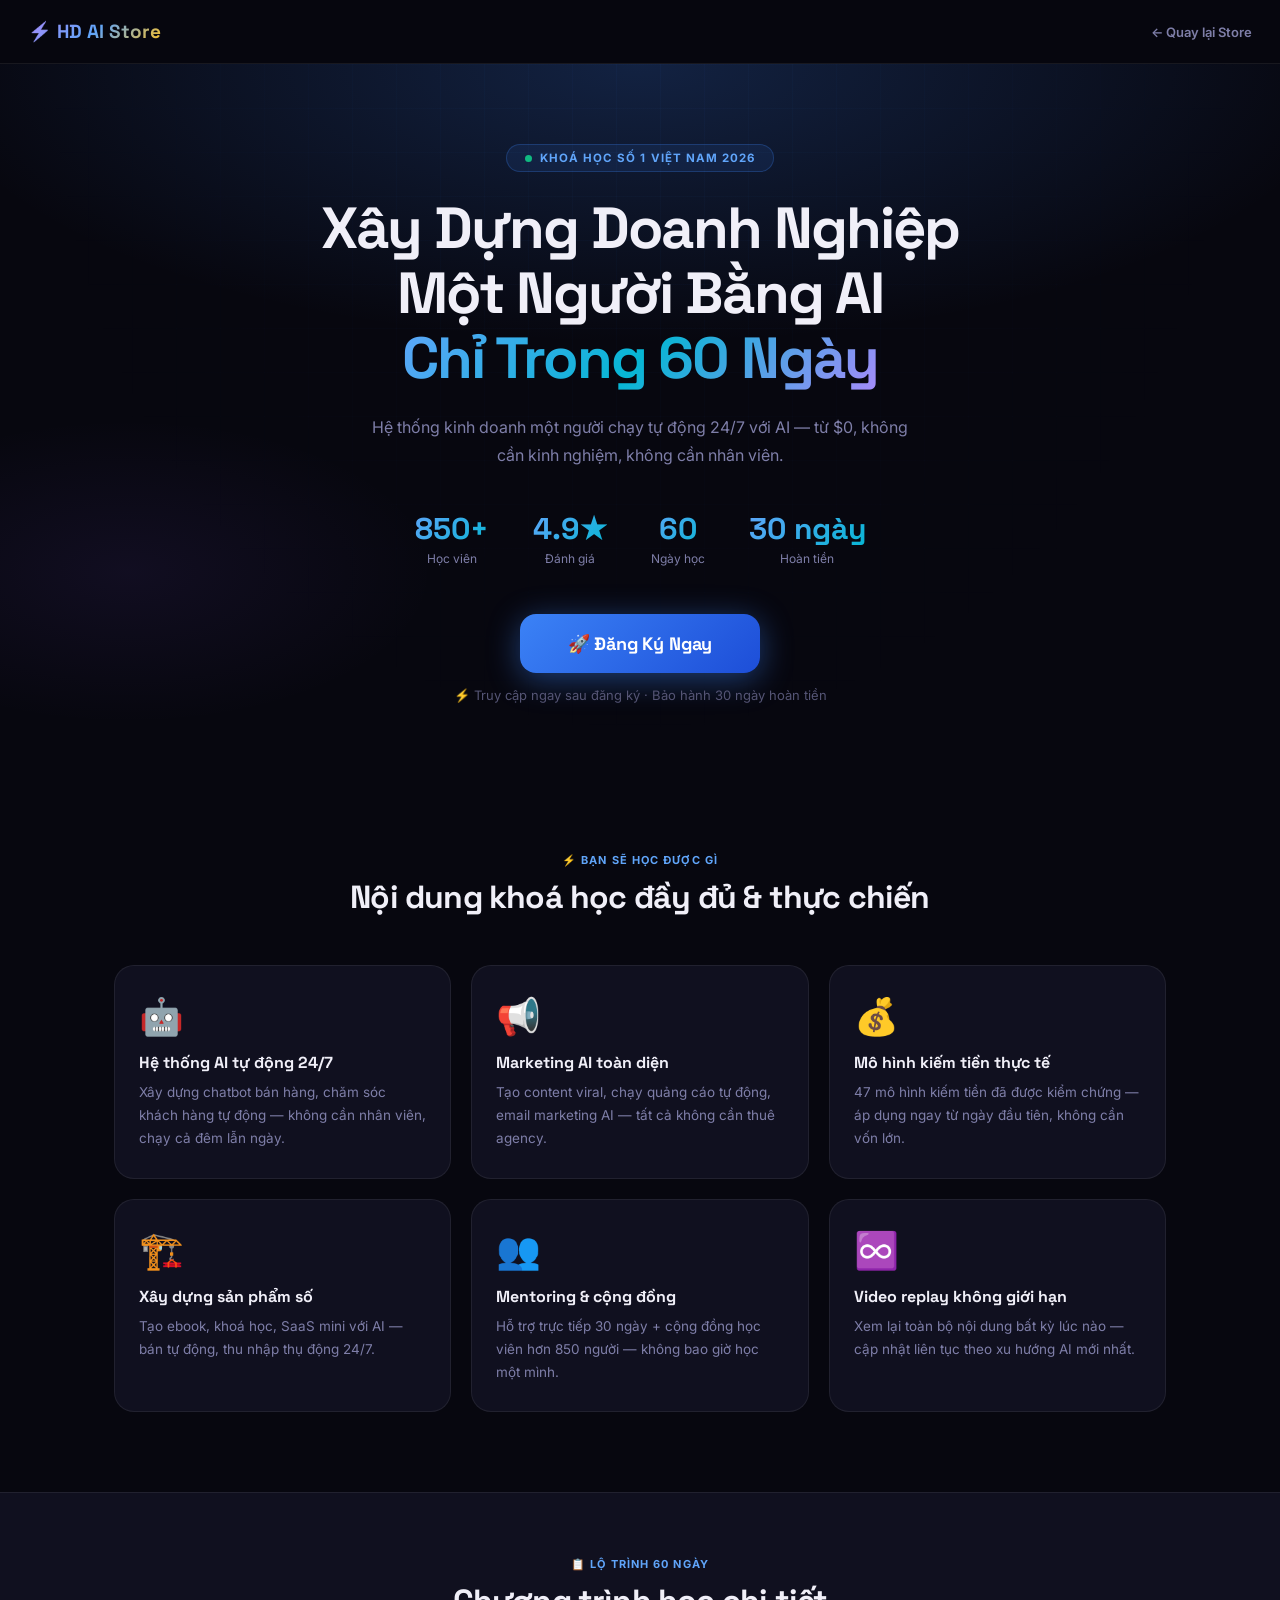
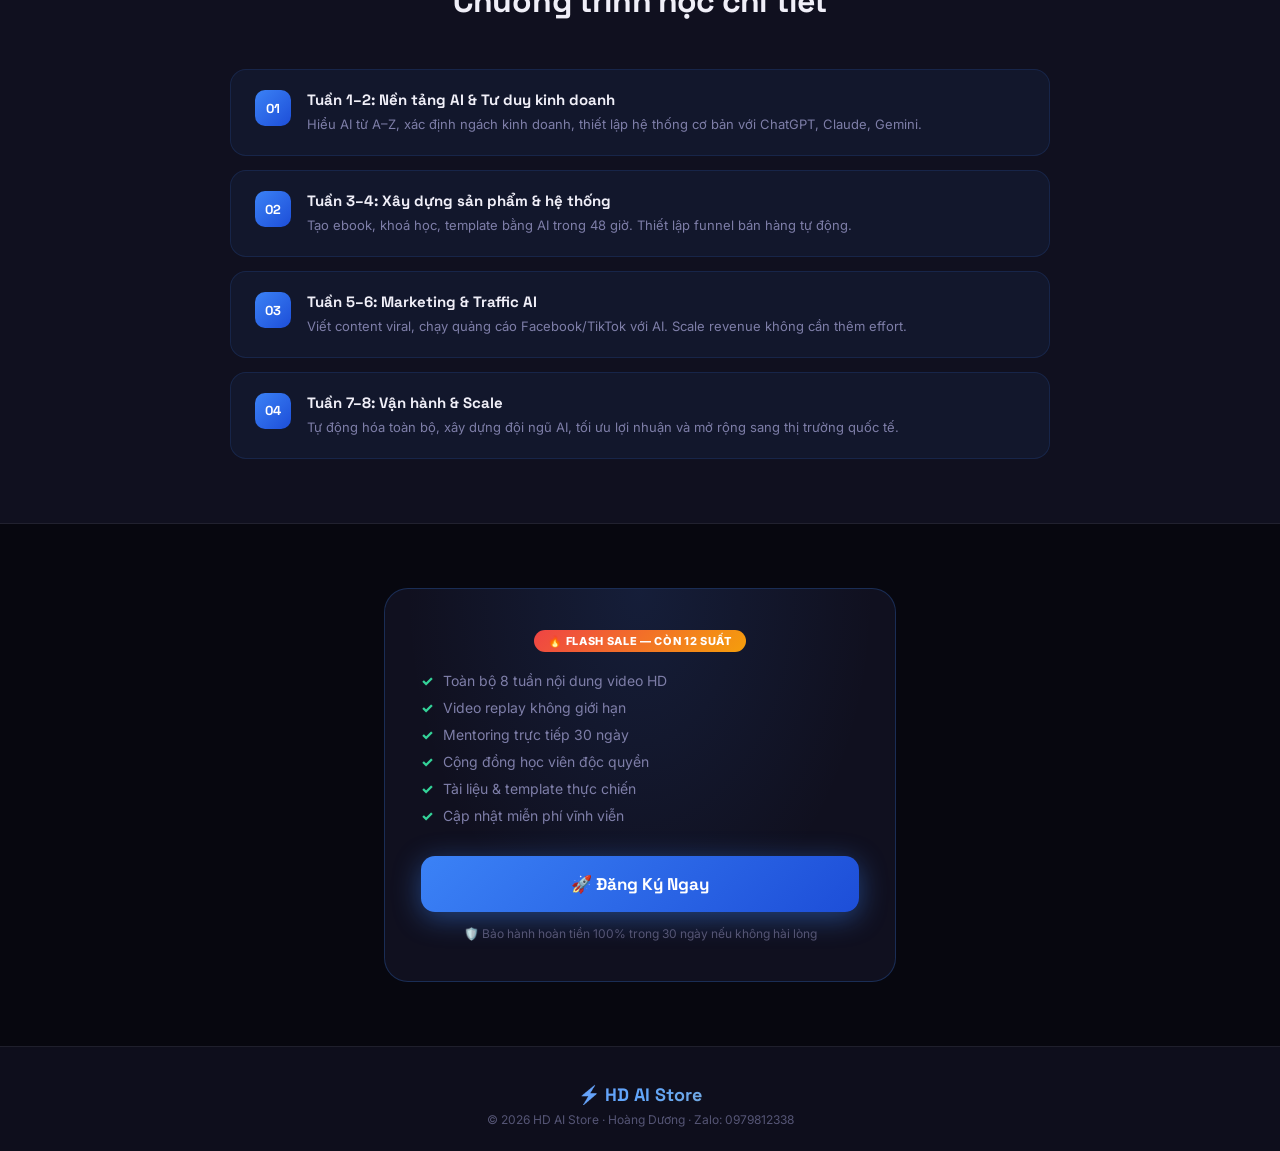
<file: khoa-hoc/index.html>
<!DOCTYPE html>
<html lang="vi">
<head>
  <meta charset="UTF-8" />
  <meta name="viewport" content="width=device-width, initial-scale=1.0" />
  <title>Khoá Học Xây Dựng Doanh Nghiệp Một Người Bằng AI Chỉ Trong 60 Ngày</title>
  <meta name="description" content="Học cách xây dựng hệ thống kinh doanh một người chạy tự động 24/7 với AI — từ $0, không cần kinh nghiệm. Đăng ký ngay hôm nay!" />
  <link rel="preconnect" href="https://fonts.googleapis.com" />
  <link rel="preconnect" href="https://fonts.gstatic.com" crossorigin />
  <link href="https://fonts.googleapis.com/css2?family=Inter:wght@300;400;500;600;700;800;900&family=Space+Grotesk:wght@400;500;600;700;800&display=swap" rel="stylesheet" />
  <style>
    *, *::before, *::after { box-sizing: border-box; margin: 0; padding: 0; }
    :root {
      --bg: #07070f; --bg-1: #0e0e1c; --bg-card: #10101f;
      --border: rgba(255,255,255,0.07);
      --blue: #3b82f6; --blue-l: #60a5fa; --blue-d: #1d4ed8;
      --purple: #8b5cf6; --purple-l: #a78bfa;
      --gold: #f59e0b; --gold-l: #fbbf24;
      --green: #10b981; --green-l: #34d399;
      --cyan: #06b6d4; --orange-l: #fb923c;
      --text: #f0eff8; --muted: #7e7ea8; --dim: #555575;
    }
    html { scroll-behavior: smooth; }
    body { font-family: 'Inter', sans-serif; background: var(--bg); color: var(--text); min-height: 100vh; overflow-x: hidden; }
    ::-webkit-scrollbar { width: 5px; }
    ::-webkit-scrollbar-track { background: var(--bg); }
    ::-webkit-scrollbar-thumb { background: var(--blue); border-radius: 3px; }

    nav {
      position: sticky; top: 0; z-index: 100;
      background: rgba(7,7,15,.93); backdrop-filter: blur(24px);
      border-bottom: 1px solid var(--border);
      padding: 0 28px; height: 64px;
      display: flex; align-items: center; justify-content: space-between;
    }
    .nav-logo {
      font-family: 'Space Grotesk', sans-serif; font-size: 19px; font-weight: 800; text-decoration: none;
      background: linear-gradient(135deg, var(--purple-l), var(--blue-l), var(--gold-l));
      -webkit-background-clip: text; -webkit-text-fill-color: transparent; background-clip: text;
    }
    .nav-back { display: inline-flex; align-items: center; gap: 6px; font-size: 13px; font-weight: 600; color: var(--muted); text-decoration: none; transition: color .2s; }
    .nav-back:hover { color: var(--blue-l); }

    .hero { position: relative; padding: 80px 24px 70px; text-align: center; overflow: hidden; }
    .hbg { position: absolute; inset: 0; z-index: 0; background: radial-gradient(ellipse 80% 55% at 50% 0%, rgba(59,130,246,.22) 0%, transparent 70%), radial-gradient(ellipse 40% 35% at 10% 70%, rgba(139,92,246,.08) 0%, transparent 60%); }
    .hgrid { position: absolute; inset: 0; z-index: 0; background-image: linear-gradient(rgba(59,130,246,.04) 1px, transparent 1px), linear-gradient(90deg, rgba(59,130,246,.04) 1px, transparent 1px); background-size: 44px 44px; mask-image: radial-gradient(ellipse at 50% 0%, black, transparent 68%); }
    .hinner { position: relative; z-index: 1; max-width: 760px; margin: 0 auto; }
    .hbadge { display: inline-flex; align-items: center; gap: 8px; background: rgba(59,130,246,.1); border: 1px solid rgba(59,130,246,.25); border-radius: 100px; padding: 6px 18px; font-size: 11.5px; font-weight: 700; color: var(--blue-l); text-transform: uppercase; letter-spacing: .09em; margin-bottom: 24px; }
    .bdot { width: 7px; height: 7px; background: var(--green); border-radius: 50%; animation: blink 1.5s ease-in-out infinite; }
    @keyframes blink { 0%,100%{opacity:1} 50%{opacity:.2} }
    .htitle { font-family: 'Space Grotesk', sans-serif; font-size: clamp(30px, 5vw, 58px); font-weight: 800; line-height: 1.12; letter-spacing: -.035em; margin-bottom: 22px; }
    .grad-blue { background: linear-gradient(130deg, var(--blue-l) 0%, var(--cyan) 50%, var(--purple-l) 100%); -webkit-background-clip: text; -webkit-text-fill-color: transparent; background-clip: text; }
    .hdesc { font-size: 16px; color: var(--muted); line-height: 1.75; max-width: 560px; margin: 0 auto 40px; }

    .stats { display: flex; justify-content: center; gap: 44px; flex-wrap: wrap; margin-bottom: 48px; }
    .stat .v { font-family: 'Space Grotesk', sans-serif; font-size: 30px; font-weight: 800; background: linear-gradient(135deg, var(--blue-l), var(--cyan)); -webkit-background-clip: text; -webkit-text-fill-color: transparent; background-clip: text; }
    .stat .l { font-size: 12px; color: var(--muted); margin-top: 3px; text-align: center; }

    .cta-wrap { display: flex; flex-direction: column; align-items: center; gap: 14px; margin-bottom: 16px; }
    .btn-main { display: inline-flex; align-items: center; gap: 10px; background: linear-gradient(135deg, var(--blue), var(--blue-d)); color: #fff; font-family: 'Space Grotesk', sans-serif; font-size: 18px; font-weight: 800; padding: 18px 48px; border-radius: 16px; text-decoration: none; box-shadow: 0 6px 32px rgba(59,130,246,.45); transition: all .28s; letter-spacing: -.01em; animation: pulse 2.2s ease-in-out infinite; }
    .btn-main:hover { transform: translateY(-3px); box-shadow: 0 12px 48px rgba(59,130,246,.65); }
    @keyframes pulse { 0%,100%{box-shadow: 0 6px 32px rgba(59,130,246,.45)} 50%{box-shadow: 0 6px 48px rgba(59,130,246,.75)} }
    .sub-note { font-size: 13px; color: var(--dim); }

    .features-section { max-width: 1100px; margin: 0 auto; padding: 64px 24px 80px; }
    .sec-eyebrow { display: block; font-size: 11px; font-weight: 700; text-transform: uppercase; letter-spacing: .1em; color: var(--blue-l); margin-bottom: 10px; text-align: center; }
    .sec-title { font-family: 'Space Grotesk', sans-serif; font-size: clamp(22px, 3vw, 32px); font-weight: 800; letter-spacing: -.025em; text-align: center; margin-bottom: 48px; }
    .feat-grid { display: grid; grid-template-columns: repeat(3, 1fr); gap: 20px; }
    .feat-card { background: var(--bg-card); border: 1px solid var(--border); border-radius: 20px; padding: 28px 24px; transition: all .3s; }
    .feat-card:hover { border-color: rgba(59,130,246,.3); transform: translateY(-4px); box-shadow: 0 16px 48px rgba(0,0,0,.4); }
    .feat-icon { font-size: 36px; margin-bottom: 14px; }
    .feat-title { font-family: 'Space Grotesk', sans-serif; font-size: 16px; font-weight: 700; margin-bottom: 8px; }
    .feat-desc { font-size: 13.5px; color: var(--muted); line-height: 1.7; }

    .curriculum-section { background: var(--bg-card); border-top: 1px solid var(--border); border-bottom: 1px solid var(--border); padding: 64px 24px; }
    .curriculum-inner { max-width: 820px; margin: 0 auto; }
    .module-list { display: flex; flex-direction: column; gap: 14px; margin-top: 40px; }
    .module { background: rgba(59,130,246,.06); border: 1px solid rgba(59,130,246,.14); border-radius: 16px; padding: 20px 24px; display: flex; align-items: flex-start; gap: 16px; }
    .module-num { background: linear-gradient(135deg, var(--blue), var(--blue-d)); color: #fff; font-family: 'Space Grotesk', sans-serif; font-size: 13px; font-weight: 800; width: 36px; height: 36px; border-radius: 10px; display: flex; align-items: center; justify-content: center; flex-shrink: 0; }
    .module-title { font-family: 'Space Grotesk', sans-serif; font-size: 15px; font-weight: 700; margin-bottom: 5px; }
    .module-desc { font-size: 13px; color: var(--muted); line-height: 1.6; }

    .price-section { max-width: 560px; margin: 0 auto; padding: 64px 24px; text-align: center; }
    .price-card { background: var(--bg-card); border: 1px solid rgba(59,130,246,.25); border-radius: 24px; padding: 40px 36px; position: relative; overflow: hidden; }
    .price-card::before { content: ''; position: absolute; inset: 0; z-index: 0; background: radial-gradient(ellipse at 50% 0%, rgba(59,130,246,.12) 0%, transparent 65%); }
    .price-content { position: relative; z-index: 1; }
    .price-badge { display: inline-block; background: linear-gradient(135deg, #ef4444, var(--gold)); color: #fff; font-size: 11px; font-weight: 800; padding: 4px 14px; border-radius: 100px; text-transform: uppercase; letter-spacing: .06em; margin-bottom: 20px; }
    .price-main { font-family: 'Space Grotesk', sans-serif; font-size: 56px; font-weight: 800; line-height: 1; margin-bottom: 6px; background: linear-gradient(135deg, var(--blue-l), var(--cyan)); -webkit-background-clip: text; -webkit-text-fill-color: transparent; background-clip: text; }
    .price-original { font-size: 18px; color: var(--dim); text-decoration: line-through; margin-bottom: 6px; }
    .price-save { font-size: 13px; font-weight: 700; color: var(--green-l); margin-bottom: 28px; }
    .price-list { list-style: none; text-align: left; display: flex; flex-direction: column; gap: 10px; margin-bottom: 32px; }
    .price-list li { display: flex; align-items: center; gap: 10px; font-size: 14px; color: var(--muted); }
    .price-list li::before { content: '✓'; color: var(--green-l); font-weight: 800; flex-shrink: 0; }
    .btn-price { display: block; width: 100%; background: linear-gradient(135deg, var(--blue), var(--blue-d)); color: #fff; font-family: 'Space Grotesk', sans-serif; font-size: 17px; font-weight: 800; padding: 17px; border-radius: 14px; text-decoration: none; text-align: center; box-shadow: 0 6px 28px rgba(59,130,246,.45); transition: all .28s; }
    .btn-price:hover { transform: translateY(-2px); box-shadow: 0 10px 40px rgba(59,130,246,.65); }
    .guarantee { font-size: 12px; color: var(--dim); margin-top: 14px; }

    .reveal { opacity: 0; transform: translateY(22px); transition: opacity .65s ease, transform .65s ease; }
    .reveal.visible { opacity: 1; transform: translateY(0); }

    footer { background: var(--bg-1); border-top: 1px solid var(--border); padding: 36px 24px 24px; text-align: center; }
    .flogo { font-family: 'Space Grotesk', sans-serif; font-size: 18px; font-weight: 800; background: linear-gradient(135deg, var(--purple-l), var(--blue-l), var(--gold-l)); -webkit-background-clip: text; -webkit-text-fill-color: transparent; background-clip: text; margin-bottom: 6px; }
    .fcopy { font-size: 12px; color: var(--dim); }

    @media (max-width: 820px) {
      .feat-grid { grid-template-columns: 1fr; }
      .stats { gap: 24px; }
      .btn-main { font-size: 16px; padding: 16px 32px; }
      .price-main { font-size: 44px; }
    }
  </style>
</head>
<body>

<nav>
  <a href="../store.html" class="nav-logo">&#9889; HD AI Store</a>
  <a href="../store.html" class="nav-back">&#8592; Quay l&#7841;i Store</a>
</nav>

<section class="hero">
  <div class="hbg"></div>
  <div class="hgrid"></div>
  <div class="hinner">
    <div class="hbadge"><span class="bdot"></span> Kho&#225; h&#7885;c s&#7889; 1 Vi&#7879;t Nam 2026</div>
    <h1 class="htitle">
      X&#226;y D&#7921;ng Doanh Nghi&#7879;p<br>
      M&#7897;t Ng&#432;&#7901;i B&#7857;ng AI<br>
      <span class="grad-blue">Ch&#7881; Trong 60 Ng&#224;y</span>
    </h1>
    <p class="hdesc">
      H&#7879; th&#7889;ng kinh doanh m&#7897;t ng&#432;&#7901;i ch&#7841;y t&#7921; &#273;&#7897;ng 24/7 v&#7899;i AI &#8212; t&#7915; $0, kh&#244;ng c&#7847;n kinh nghi&#7879;m, kh&#244;ng c&#7847;n nh&#226;n vi&#234;n.
    </p>
    <div class="stats">
      <div class="stat"><div class="v">850+</div><div class="l">H&#7885;c vi&#234;n</div></div>
      <div class="stat"><div class="v">4.9&#9733;</div><div class="l">&#272;&#225;nh gi&#225;</div></div>
      <div class="stat"><div class="v">60</div><div class="l">Ng&#224;y h&#7885;c</div></div>
      <div class="stat"><div class="v">30 ng&#224;y</div><div class="l">Ho&#224;n ti&#7873;n</div></div>
    </div>
    <div class="cta-wrap">
      <a id="cta-main" href="https://kolaisystem.com/?ref=hoangduong56879" target="_blank" rel="noopener noreferrer" class="btn-main">
        &#128640; &#272;&#259;ng K&#253; Ngay
      </a>
      <div class="sub-note">&#9889; Truy c&#7853;p ngay sau &#273;&#259;ng k&#253; &#183; B&#7843;o h&#224;nh 30 ng&#224;y ho&#224;n ti&#7873;n</div>
    </div>
  </div>
</section>

<section class="features-section">
  <span class="sec-eyebrow reveal">&#9889; B&#7841;n s&#7869; h&#7885;c &#273;&#432;&#7907;c g&#236;</span>
  <h2 class="sec-title reveal">N&#7897;i dung kho&#225; h&#7885;c &#273;&#7847;y &#273;&#7911; &amp; th&#7921;c chi&#7871;n</h2>
  <div class="feat-grid">
    <div class="feat-card reveal">
      <div class="feat-icon">&#129302;</div>
      <div class="feat-title">H&#7879; th&#7889;ng AI t&#7921; &#273;&#7897;ng 24/7</div>
      <div class="feat-desc">X&#226;y d&#7921;ng chatbot b&#225;n h&#224;ng, ch&#259;m s&#243;c kh&#225;ch h&#224;ng t&#7921; &#273;&#7897;ng &#8212; kh&#244;ng c&#7847;n nh&#226;n vi&#234;n, ch&#7841;y c&#7843; &#273;&#234;m l&#7851;n ng&#224;y.</div>
    </div>
    <div class="feat-card reveal">
      <div class="feat-icon">&#128226;</div>
      <div class="feat-title">Marketing AI to&#224;n di&#7879;n</div>
      <div class="feat-desc">T&#7841;o content viral, ch&#7841;y qu&#7843;ng c&#225;o t&#7921; &#273;&#7897;ng, email marketing AI &#8212; t&#7845;t c&#7843; kh&#244;ng c&#7847;n thu&#234; agency.</div>
    </div>
    <div class="feat-card reveal">
      <div class="feat-icon">&#128176;</div>
      <div class="feat-title">M&#244; h&#236;nh ki&#7871;m ti&#7873;n th&#7921;c t&#7871;</div>
      <div class="feat-desc">47 m&#244; h&#236;nh ki&#7871;m ti&#7873;n &#273;&#227; &#273;&#432;&#7907;c ki&#7875;m ch&#7913;ng &#8212; &#225;p d&#7909;ng ngay t&#7915; ng&#224;y &#273;&#7847;u ti&#234;n, kh&#244;ng c&#7847;n v&#7889;n l&#7899;n.</div>
    </div>
    <div class="feat-card reveal">
      <div class="feat-icon">&#127959;&#65039;</div>
      <div class="feat-title">X&#226;y d&#7921;ng s&#7843;n ph&#7849;m s&#7889;</div>
      <div class="feat-desc">T&#7841;o ebook, kho&#225; h&#7885;c, SaaS mini v&#7899;i AI &#8212; b&#225;n t&#7921; &#273;&#7897;ng, thu nh&#7853;p th&#7909; &#273;&#7897;ng 24/7.</div>
    </div>
    <div class="feat-card reveal">
      <div class="feat-icon">&#128101;</div>
      <div class="feat-title">Mentoring &amp; c&#7897;ng &#273;&#7891;ng</div>
      <div class="feat-desc">H&#7895; tr&#7907; tr&#7921;c ti&#7871;p 30 ng&#224;y + c&#7897;ng &#273;&#7891;ng h&#7885;c vi&#234;n h&#417;n 850 ng&#432;&#7901;i &#8212; kh&#244;ng bao gi&#7901; h&#7885;c m&#7897;t m&#236;nh.</div>
    </div>
    <div class="feat-card reveal">
      <div class="feat-icon">&#9854;&#65039;</div>
      <div class="feat-title">Video replay kh&#244;ng gi&#7899;i h&#7841;n</div>
      <div class="feat-desc">Xem l&#7841;i to&#224;n b&#7897; n&#7897;i dung b&#7845;t k&#7923; l&#250;c n&#224;o &#8212; c&#7853;p nh&#7853;t li&#234;n t&#7909;c theo xu h&#432;&#7899;ng AI m&#7899;i nh&#7845;t.</div>
    </div>
  </div>
</section>

<div class="curriculum-section">
  <div class="curriculum-inner">
    <span class="sec-eyebrow reveal">&#128203; L&#7897; tr&#236;nh 60 ng&#224;y</span>
    <h2 class="sec-title reveal">Ch&#432;&#417;ng tr&#236;nh h&#7885;c chi ti&#7871;t</h2>
    <div class="module-list">
      <div class="module reveal">
        <div class="module-num">01</div>
        <div><div class="module-title">Tu&#7847;n 1&#8211;2: N&#7873;n t&#7843;ng AI &amp; T&#432; duy kinh doanh</div><div class="module-desc">Hi&#7875;u AI t&#7915; A&#8211;Z, x&#225;c &#273;&#7883;nh ng&#225;ch kinh doanh, thi&#7871;t l&#7853;p h&#7879; th&#7889;ng c&#417; b&#7843;n v&#7899;i ChatGPT, Claude, Gemini.</div></div>
      </div>
      <div class="module reveal">
        <div class="module-num">02</div>
        <div><div class="module-title">Tu&#7847;n 3&#8211;4: X&#226;y d&#7921;ng s&#7843;n ph&#7849;m &amp; h&#7879; th&#7889;ng</div><div class="module-desc">T&#7841;o ebook, kho&#225; h&#7885;c, template b&#7857;ng AI trong 48 gi&#7901;. Thi&#7871;t l&#7853;p funnel b&#225;n h&#224;ng t&#7921; &#273;&#7897;ng.</div></div>
      </div>
      <div class="module reveal">
        <div class="module-num">03</div>
        <div><div class="module-title">Tu&#7847;n 5&#8211;6: Marketing &amp; Traffic AI</div><div class="module-desc">Vi&#7871;t content viral, ch&#7841;y qu&#7843;ng c&#225;o Facebook/TikTok v&#7899;i AI. Scale revenue kh&#244;ng c&#7847;n th&#234;m effort.</div></div>
      </div>
      <div class="module reveal">
        <div class="module-num">04</div>
        <div><div class="module-title">Tu&#7847;n 7&#8211;8: V&#7853;n h&#224;nh &amp; Scale</div><div class="module-desc">T&#7921; &#273;&#7897;ng h&#243;a to&#224;n b&#7897;, x&#226;y d&#7921;ng &#273;&#7897;i ng&#361; AI, t&#7889;i &#432;u l&#7907;i nhu&#7853;n v&#224; m&#7903; r&#7897;ng sang th&#7883; tr&#432;&#7901;ng qu&#7889;c t&#7871;.</div></div>
      </div>
    </div>
  </div>
</div>

<section class="price-section">
  <div class="price-card reveal">
    <div class="price-content">
      <div class="price-badge">&#128293; Flash Sale &#8212; C&#242;n 12 su&#7845;t</div>

      <ul class="price-list">
        <li>To&#224;n b&#7897; 8 tu&#7847;n n&#7897;i dung video HD</li>
        <li>Video replay kh&#244;ng gi&#7899;i h&#7841;n</li>
        <li>Mentoring tr&#7921;c ti&#7871;p 30 ng&#224;y</li>
        <li>C&#7897;ng &#273;&#7891;ng h&#7885;c vi&#234;n &#273;&#7897;c quy&#7873;n</li>
        <li>T&#224;i li&#7879;u &amp; template th&#7921;c chi&#7871;n</li>
        <li>C&#7853;p nh&#7853;t mi&#7877;n ph&#237; v&#297;nh vi&#7877;n</li>
      </ul>
      <a id="cta-price" href="https://kolaisystem.com/?ref=hoangduong56879" target="_blank" rel="noopener noreferrer" class="btn-price">&#128640; &#272;&#259;ng K&#253; Ngay</a>
      <div class="guarantee">&#128737;&#65039; B&#7843;o h&#224;nh ho&#224;n ti&#7873;n 100% trong 30 ng&#224;y n&#7871;u kh&#244;ng h&#224;i l&#242;ng</div>
    </div>
  </div>
</section>

<footer>
  <div class="flogo">&#9889; HD AI Store</div>
  <div class="fcopy">&#169; 2026 HD AI Store &#183; Ho&#224;ng D&#432;&#417;ng &#183; Zalo: 0979812338</div>
</footer>

<script>
var obs = new IntersectionObserver(function(entries){
  entries.forEach(function(e){ if(e.isIntersecting) e.target.classList.add('visible'); });
}, { threshold: 0.07, rootMargin: '0px 0px -20px 0px' });
document.querySelectorAll('.reveal').forEach(function(el){ obs.observe(el); });
</script>
</body>
</html>
</file>
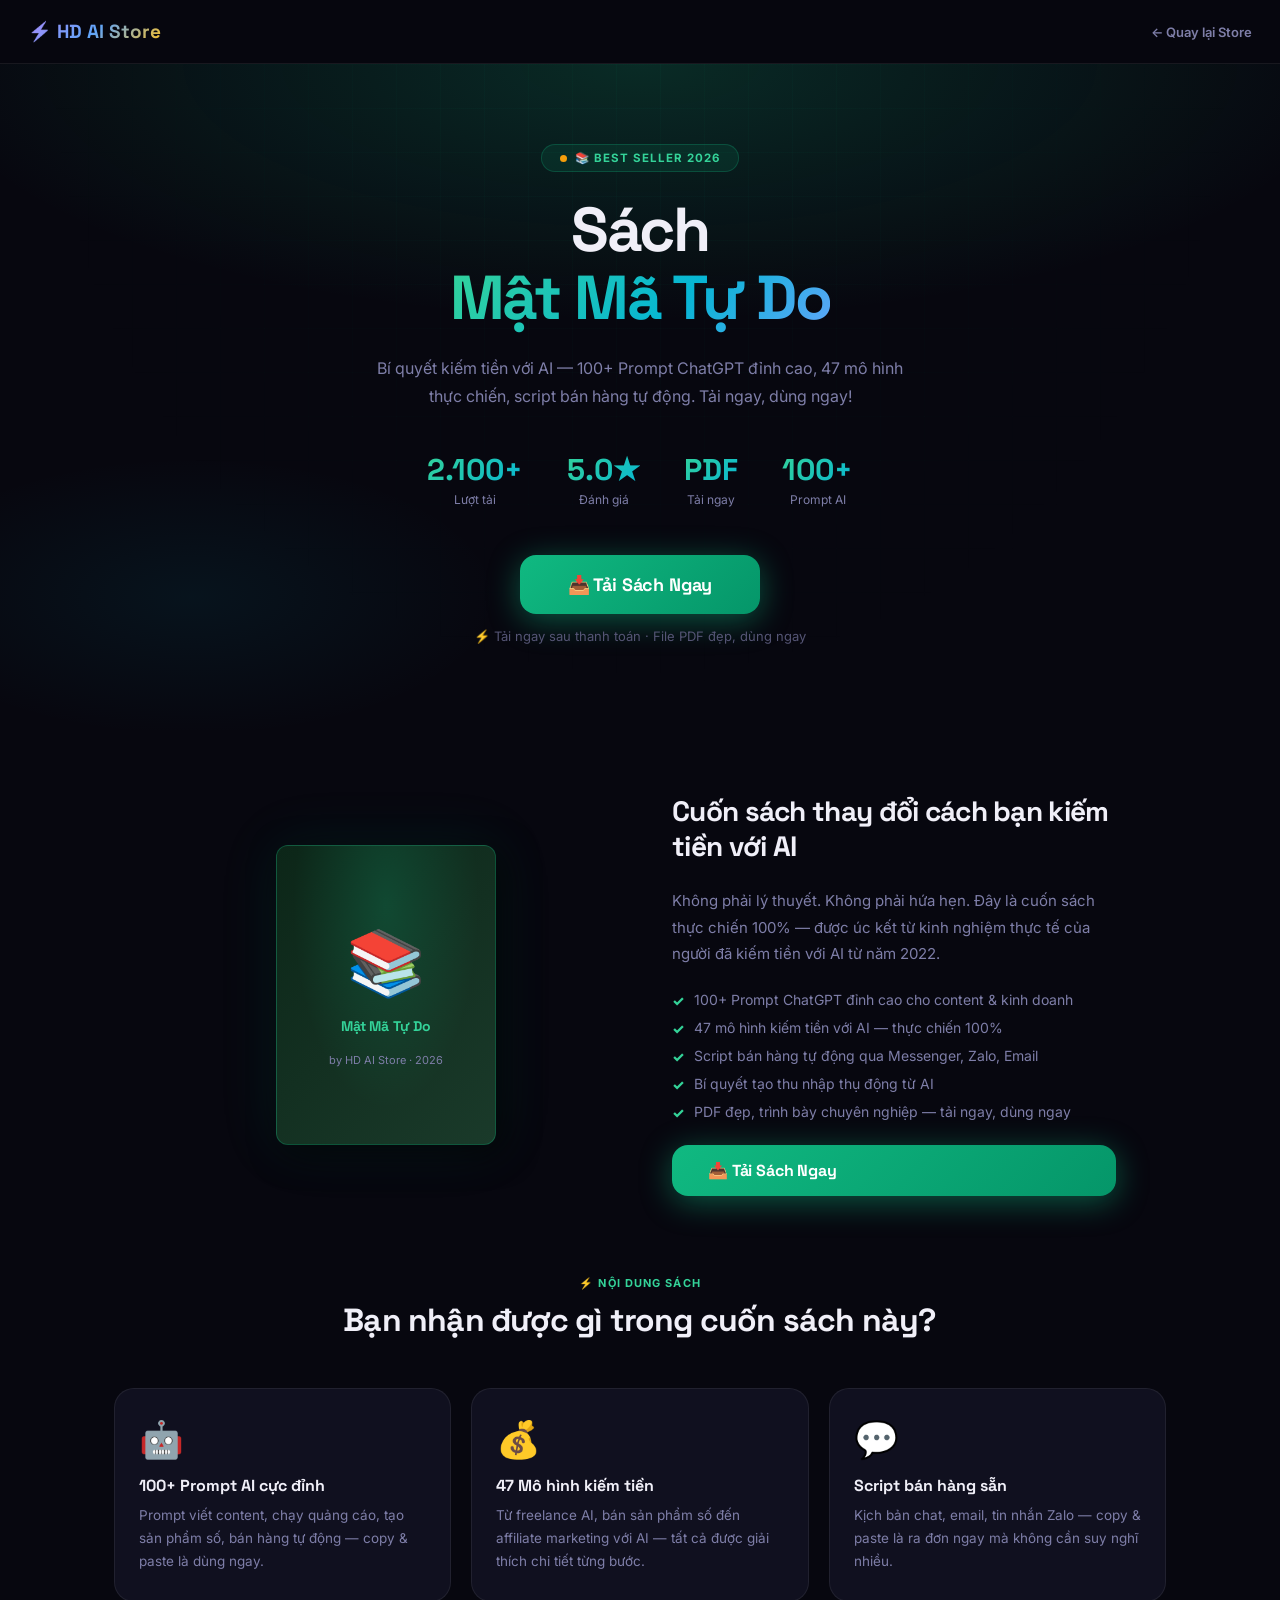
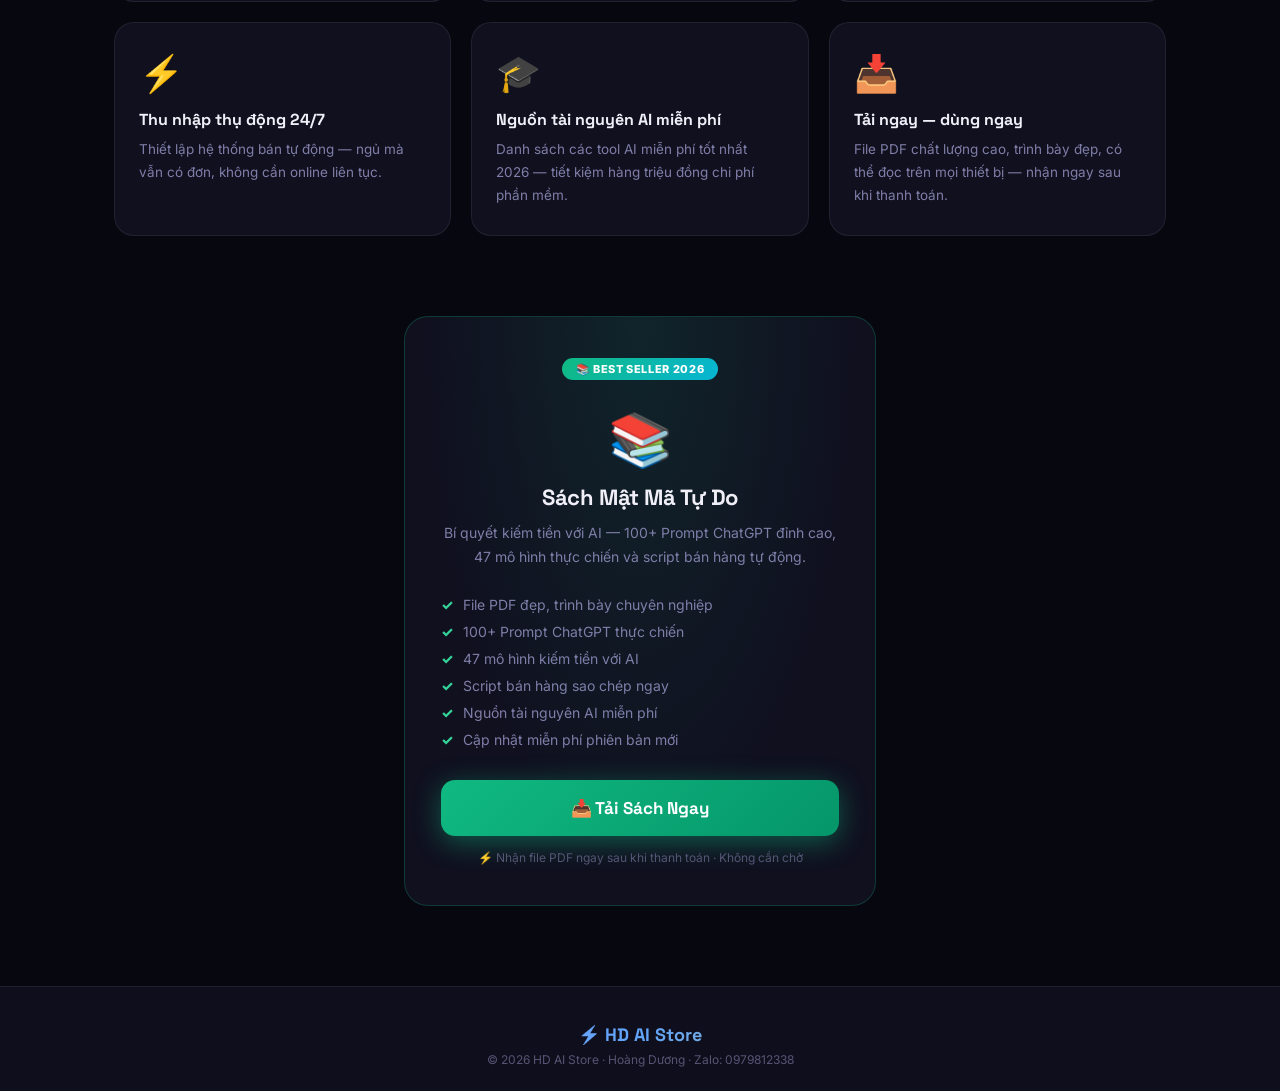
<file: sach/index.html>
<!DOCTYPE html>
<html lang="vi">
<head>
  <meta charset="UTF-8" />
  <meta name="viewport" content="width=device-width, initial-scale=1.0" />
  <title>Sách Mật Mã Tự Do — Bí Quyết Kiếm Tiền Với AI</title>
  <meta name="description" content="Sách Mật Mã Tự Do — Khám phá bí mật kiếm tiền với AI, 100+ prompt ChatGPT và 47 mô hình kinh doanh thực chiến. Tải ngay PDF!" />
  <link rel="preconnect" href="https://fonts.googleapis.com" />
  <link rel="preconnect" href="https://fonts.gstatic.com" crossorigin />
  <link href="https://fonts.googleapis.com/css2?family=Inter:wght@300;400;500;600;700;800;900&family=Space+Grotesk:wght@400;500;600;700;800&display=swap" rel="stylesheet" />
  <style>
    *, *::before, *::after { box-sizing: border-box; margin: 0; padding: 0; }
    :root {
      --bg: #07070f; --bg-1: #0e0e1c; --bg-card: #10101f;
      --border: rgba(255,255,255,0.07);
      --green: #10b981; --green-l: #34d399; --green-d: #059669;
      --purple: #8b5cf6; --purple-l: #a78bfa;
      --gold: #f59e0b; --gold-l: #fbbf24;
      --blue-l: #60a5fa; --cyan: #06b6d4;
      --text: #f0eff8; --muted: #7e7ea8; --dim: #555575;
    }
    html { scroll-behavior: smooth; }
    body { font-family: 'Inter', sans-serif; background: var(--bg); color: var(--text); min-height: 100vh; overflow-x: hidden; }
    ::-webkit-scrollbar { width: 5px; }
    ::-webkit-scrollbar-track { background: var(--bg); }
    ::-webkit-scrollbar-thumb { background: var(--green); border-radius: 3px; }

    nav { position: sticky; top: 0; z-index: 100; background: rgba(7,7,15,.93); backdrop-filter: blur(24px); border-bottom: 1px solid var(--border); padding: 0 28px; height: 64px; display: flex; align-items: center; justify-content: space-between; }
    .nav-logo { font-family: 'Space Grotesk', sans-serif; font-size: 19px; font-weight: 800; text-decoration: none; background: linear-gradient(135deg, var(--purple-l), var(--blue-l), var(--gold-l)); -webkit-background-clip: text; -webkit-text-fill-color: transparent; background-clip: text; }
    .nav-back { display: inline-flex; align-items: center; gap: 6px; font-size: 13px; font-weight: 600; color: var(--muted); text-decoration: none; transition: color .2s; }
    .nav-back:hover { color: var(--green-l); }

    .hero { position: relative; padding: 80px 24px 70px; text-align: center; overflow: hidden; }
    .hbg { position: absolute; inset: 0; z-index: 0; background: radial-gradient(ellipse 80% 55% at 50% 0%, rgba(16,185,129,.2) 0%, transparent 70%), radial-gradient(ellipse 40% 35% at 15% 80%, rgba(6,182,212,.07) 0%, transparent 60%); }
    .hgrid { position: absolute; inset: 0; z-index: 0; background-image: linear-gradient(rgba(16,185,129,.04) 1px, transparent 1px), linear-gradient(90deg, rgba(16,185,129,.04) 1px, transparent 1px); background-size: 44px 44px; mask-image: radial-gradient(ellipse at 50% 0%, black, transparent 68%); }
    .hinner { position: relative; z-index: 1; max-width: 760px; margin: 0 auto; }
    .hbadge { display: inline-flex; align-items: center; gap: 8px; background: rgba(16,185,129,.1); border: 1px solid rgba(16,185,129,.25); border-radius: 100px; padding: 6px 18px; font-size: 11.5px; font-weight: 700; color: var(--green-l); text-transform: uppercase; letter-spacing: .09em; margin-bottom: 24px; }
    .bdot { width: 7px; height: 7px; background: var(--gold); border-radius: 50%; animation: blink 1.5s ease-in-out infinite; }
    @keyframes blink { 0%,100%{opacity:1} 50%{opacity:.2} }
    .htitle { font-family: 'Space Grotesk', sans-serif; font-size: clamp(34px, 5.5vw, 62px); font-weight: 800; line-height: 1.1; letter-spacing: -.035em; margin-bottom: 22px; }
    .grad-green { background: linear-gradient(130deg, var(--green-l) 0%, var(--cyan) 60%, var(--blue-l) 100%); -webkit-background-clip: text; -webkit-text-fill-color: transparent; background-clip: text; }
    .hdesc { font-size: 16px; color: var(--muted); line-height: 1.75; max-width: 560px; margin: 0 auto 40px; }

    .stats { display: flex; justify-content: center; gap: 44px; flex-wrap: wrap; margin-bottom: 48px; }
    .stat .v { font-family: 'Space Grotesk', sans-serif; font-size: 30px; font-weight: 800; background: linear-gradient(135deg, var(--green-l), var(--cyan)); -webkit-background-clip: text; -webkit-text-fill-color: transparent; background-clip: text; }
    .stat .l { font-size: 12px; color: var(--muted); margin-top: 3px; text-align: center; }

    .cta-wrap { display: flex; flex-direction: column; align-items: center; gap: 14px; margin-bottom: 16px; }
    .btn-main { display: inline-flex; align-items: center; gap: 10px; background: linear-gradient(135deg, var(--green), var(--green-d)); color: #fff; font-family: 'Space Grotesk', sans-serif; font-size: 18px; font-weight: 800; padding: 18px 48px; border-radius: 16px; text-decoration: none; box-shadow: 0 6px 32px rgba(16,185,129,.45); transition: all .28s; letter-spacing: -.01em; animation: pulse 2.2s ease-in-out infinite; }
    .btn-main:hover { transform: translateY(-3px); box-shadow: 0 12px 48px rgba(16,185,129,.65); }
    @keyframes pulse { 0%,100%{box-shadow: 0 6px 32px rgba(16,185,129,.45)} 50%{box-shadow: 0 6px 48px rgba(16,185,129,.75)} }
    .sub-note { font-size: 13px; color: var(--dim); }

    /* BOOK PREVIEW */
    .book-section { max-width: 1000px; margin: 0 auto; padding: 64px 24px 80px; display: grid; grid-template-columns: 1fr 1fr; gap: 64px; align-items: center; }
    .book-visual { display: flex; justify-content: center; }
    .book-cover {
      width: 220px; height: 300px; background: linear-gradient(135deg, #0c2618, #1a3a2a);
      border-radius: 12px; border: 1px solid rgba(16,185,129,.3);
      display: flex; flex-direction: column; align-items: center; justify-content: center; gap: 16px;
      box-shadow: 8px 8px 32px rgba(0,0,0,.6), 0 0 60px rgba(16,185,129,.12);
      position: relative; overflow: hidden;
    }
    .book-cover::before { content: ''; position: absolute; inset: 0; background: radial-gradient(ellipse at 50% 20%, rgba(16,185,129,.2) 0%, transparent 60%); }
    .book-emoji { font-size: 64px; position: relative; z-index: 1; animation: float 3.5s ease-in-out infinite; }
    @keyframes float { 0%,100%{transform:translateY(0)} 50%{transform:translateY(-10px)} }
    .book-label { font-family: 'Space Grotesk', sans-serif; font-size: 14px; font-weight: 800; color: var(--green-l); text-align: center; position: relative; z-index: 1; letter-spacing: -.01em; padding: 0 16px; line-height: 1.4; }
    .book-sub { font-size: 11px; color: var(--muted); position: relative; z-index: 1; }

    .book-info { display: flex; flex-direction: column; gap: 24px; }
    .bi-title { font-family: 'Space Grotesk', sans-serif; font-size: 28px; font-weight: 800; letter-spacing: -.025em; line-height: 1.25; }
    .bi-desc { font-size: 15px; color: var(--muted); line-height: 1.75; }
    .bi-list { list-style: none; display: flex; flex-direction: column; gap: 10px; }
    .bi-list li { display: flex; align-items: flex-start; gap: 10px; font-size: 14px; color: var(--muted); }
    .bi-list li::before { content: '✓'; color: var(--green-l); font-weight: 800; flex-shrink: 0; margin-top: 1px; }

    .features-section { max-width: 1100px; margin: 0 auto; padding: 0 24px 80px; }
    .sec-eyebrow { display: block; font-size: 11px; font-weight: 700; text-transform: uppercase; letter-spacing: .1em; color: var(--green-l); margin-bottom: 10px; text-align: center; }
    .sec-title { font-family: 'Space Grotesk', sans-serif; font-size: clamp(22px, 3vw, 32px); font-weight: 800; letter-spacing: -.025em; text-align: center; margin-bottom: 48px; }
    .feat-grid { display: grid; grid-template-columns: repeat(3, 1fr); gap: 20px; }
    .feat-card { background: var(--bg-card); border: 1px solid var(--border); border-radius: 20px; padding: 28px 24px; transition: all .3s; }
    .feat-card:hover { border-color: rgba(16,185,129,.3); transform: translateY(-4px); box-shadow: 0 16px 48px rgba(0,0,0,.4); }
    .feat-icon { font-size: 36px; margin-bottom: 14px; }
    .feat-title { font-family: 'Space Grotesk', sans-serif; font-size: 16px; font-weight: 700; margin-bottom: 8px; }
    .feat-desc { font-size: 13.5px; color: var(--muted); line-height: 1.7; }

    .price-section { max-width: 520px; margin: 0 auto; padding: 0 24px 80px; text-align: center; }
    .price-card { background: var(--bg-card); border: 1px solid rgba(16,185,129,.25); border-radius: 24px; padding: 40px 36px; position: relative; overflow: hidden; }
    .price-card::before { content: ''; position: absolute; inset: 0; z-index: 0; background: radial-gradient(ellipse at 50% 0%, rgba(16,185,129,.12) 0%, transparent 65%); }
    .price-content { position: relative; z-index: 1; }
    .price-badge { display: inline-block; background: linear-gradient(135deg, #10b981, #06b6d4); color: #fff; font-size: 11px; font-weight: 800; padding: 4px 14px; border-radius: 100px; text-transform: uppercase; letter-spacing: .06em; margin-bottom: 20px; }
    .price-main { font-family: 'Space Grotesk', sans-serif; font-size: 56px; font-weight: 800; line-height: 1; margin-bottom: 6px; background: linear-gradient(135deg, var(--green-l), var(--cyan)); -webkit-background-clip: text; -webkit-text-fill-color: transparent; background-clip: text; }
    .price-original { font-size: 18px; color: var(--dim); text-decoration: line-through; margin-bottom: 6px; }
    .price-save { font-size: 13px; font-weight: 700; color: var(--green-l); margin-bottom: 28px; }
    .price-list { list-style: none; text-align: left; display: flex; flex-direction: column; gap: 10px; margin-bottom: 32px; }
    .price-list li { display: flex; align-items: center; gap: 10px; font-size: 14px; color: var(--muted); }
    .price-list li::before { content: '✓'; color: var(--green-l); font-weight: 800; flex-shrink: 0; }
    .btn-price { display: block; width: 100%; background: linear-gradient(135deg, var(--green), var(--green-d)); color: #fff; font-family: 'Space Grotesk', sans-serif; font-size: 17px; font-weight: 800; padding: 17px; border-radius: 14px; text-decoration: none; text-align: center; box-shadow: 0 6px 28px rgba(16,185,129,.45); transition: all .28s; }
    .btn-price:hover { transform: translateY(-2px); box-shadow: 0 10px 40px rgba(16,185,129,.65); }
    .guarantee { font-size: 12px; color: var(--dim); margin-top: 14px; }

    .reveal { opacity: 0; transform: translateY(22px); transition: opacity .65s ease, transform .65s ease; }
    .reveal.visible { opacity: 1; transform: translateY(0); }

    footer { background: var(--bg-1); border-top: 1px solid var(--border); padding: 36px 24px 24px; text-align: center; }
    .flogo { font-family: 'Space Grotesk', sans-serif; font-size: 18px; font-weight: 800; background: linear-gradient(135deg, var(--purple-l), var(--blue-l), var(--gold-l)); -webkit-background-clip: text; -webkit-text-fill-color: transparent; background-clip: text; margin-bottom: 6px; }
    .fcopy { font-size: 12px; color: var(--dim); }

    @media (max-width: 820px) {
      .book-section { grid-template-columns: 1fr; gap: 40px; }
      .feat-grid { grid-template-columns: 1fr; }
      .stats { gap: 24px; }
      .btn-main { font-size: 16px; padding: 16px 32px; }
    }
  </style>
</head>
<body>

<nav>
  <a href="../store.html" class="nav-logo">&#9889; HD AI Store</a>
  <a href="../store.html" class="nav-back">&#8592; Quay l&#7841;i Store</a>
</nav>

<section class="hero">
  <div class="hbg"></div>
  <div class="hgrid"></div>
  <div class="hinner">
    <div class="hbadge"><span class="bdot"></span> &#128218; Best Seller 2026</div>
    <h1 class="htitle">
      S&#225;ch<br>
      <span class="grad-green">M&#7853;t M&#227; T&#7921; Do</span>
    </h1>
    <p class="hdesc">
      B&#237; quy&#7871;t ki&#7871;m ti&#7873;n v&#7899;i AI &#8212; 100+ Prompt ChatGPT &#273;&#7881;nh cao, 47 m&#244; h&#236;nh th&#7921;c chi&#7871;n, script b&#225;n h&#224;ng t&#7921; &#273;&#7897;ng. T&#7843;i ngay, d&#249;ng ngay!
    </p>
    <div class="stats">
      <div class="stat"><div class="v">2.100+</div><div class="l">L&#432;&#7907;t t&#7843;i</div></div>
      <div class="stat"><div class="v">5.0&#9733;</div><div class="l">&#272;&#225;nh gi&#225;</div></div>
      <div class="stat"><div class="v">PDF</div><div class="l">T&#7843;i ngay</div></div>
      <div class="stat"><div class="v">100+</div><div class="l">Prompt AI</div></div>
    </div>
    <div class="cta-wrap">
      <a id="cta-main" href="https://phongmenlyai.com/?ref=hoangduong56879" target="_blank" rel="noopener noreferrer" class="btn-main">
        &#128229; T&#7843;i S&#225;ch Ngay
      </a>
      <div class="sub-note">&#9889; T&#7843;i ngay sau thanh to&#225;n &#183; File PDF &#273;&#7865;p, d&#249;ng ngay</div>
    </div>
  </div>
</section>

<section class="book-section">
  <div class="book-visual reveal">
    <div class="book-cover">
      <div class="book-emoji">&#128218;</div>
      <div class="book-label">M&#7853;t M&#227; T&#7921; Do</div>
      <div class="book-sub">by HD AI Store &#183; 2026</div>
    </div>
  </div>
  <div class="book-info reveal">
    <div class="bi-title">Cu&#7889;n s&#225;ch thay &#273;&#7893;i c&#225;ch b&#7841;n ki&#7871;m ti&#7873;n v&#7899;i AI</div>
    <div class="bi-desc">Kh&#244;ng ph&#7843;i l&#253; thuy&#7871;t. Kh&#244;ng ph&#7843;i h&#7913;a h&#7865;n. &#272;&#226;y l&#224; cu&#7889;n s&#225;ch th&#7921;c chi&#7871;n 100% &#8212; &#273;&#432;&#7907;c &#250;c k&#7871;t t&#7915; kinh nghi&#7879;m th&#7921;c t&#7871; c&#7911;a ng&#432;&#7901;i &#273;&#227; ki&#7871;m ti&#7873;n v&#7899;i AI t&#7915; n&#259;m 2022.</div>
    <ul class="bi-list">
      <li>100+ Prompt ChatGPT &#273;&#7881;nh cao cho content &amp; kinh doanh</li>
      <li>47 m&#244; h&#236;nh ki&#7871;m ti&#7873;n v&#7899;i AI &#8212; th&#7921;c chi&#7871;n 100%</li>
      <li>Script b&#225;n h&#224;ng t&#7921; &#273;&#7897;ng qua Messenger, Zalo, Email</li>
      <li>B&#237; quy&#7871;t t&#7841;o thu nh&#7853;p th&#7909; &#273;&#7897;ng t&#7915; AI</li>
      <li>PDF &#273;&#7865;p, tr&#236;nh b&#224;y chuy&#234;n nghi&#7879;p &#8212; t&#7843;i ngay, d&#249;ng ngay</li>
    </ul>
    <a href="https://phongmenlyai.com/?ref=hoangduong56879" target="_blank" rel="noopener noreferrer" class="btn-main" style="font-size:16px;padding:15px 36px;animation:none;">&#128229; T&#7843;i S&#225;ch Ngay</a>
  </div>
</section>

<section class="features-section">
  <span class="sec-eyebrow reveal">&#9889; N&#7897;i dung s&#225;ch</span>
  <h2 class="sec-title reveal">B&#7841;n nh&#7853;n &#273;&#432;&#7907;c g&#236; trong cu&#7889;n s&#225;ch n&#224;y?</h2>
  <div class="feat-grid">
    <div class="feat-card reveal">
      <div class="feat-icon">&#129302;</div>
      <div class="feat-title">100+ Prompt AI c&#7921;c &#273;&#7881;nh</div>
      <div class="feat-desc">Prompt vi&#7871;t content, ch&#7841;y qu&#7843;ng c&#225;o, t&#7841;o s&#7843;n ph&#7849;m s&#7889;, b&#225;n h&#224;ng t&#7921; &#273;&#7897;ng &#8212; copy &amp; paste l&#224; d&#249;ng ngay.</div>
    </div>
    <div class="feat-card reveal">
      <div class="feat-icon">&#128176;</div>
      <div class="feat-title">47 M&#244; h&#236;nh ki&#7871;m ti&#7873;n</div>
      <div class="feat-desc">T&#7915; freelance AI, b&#225;n s&#7843;n ph&#7849;m s&#7889; &#273;&#7871;n affiliate marketing v&#7899;i AI &#8212; t&#7845;t c&#7843; &#273;&#432;&#7907;c gi&#7843;i th&#237;ch chi ti&#7871;t t&#7915;ng b&#432;&#7899;c.</div>
    </div>
    <div class="feat-card reveal">
      <div class="feat-icon">&#128172;</div>
      <div class="feat-title">Script b&#225;n h&#224;ng s&#7861;n</div>
      <div class="feat-desc">K&#7883;ch b&#7843;n chat, email, tin nh&#7855;n Zalo &#8212; copy &amp; paste l&#224; ra &#273;&#417;n ngay m&#224; kh&#244;ng c&#7847;n suy ngh&#297; nhi&#7873;u.</div>
    </div>
    <div class="feat-card reveal">
      <div class="feat-icon">&#9889;</div>
      <div class="feat-title">Thu nh&#7853;p th&#7909; &#273;&#7897;ng 24/7</div>
      <div class="feat-desc">Thi&#7871;t l&#7853;p h&#7879; th&#7889;ng b&#225;n t&#7921; &#273;&#7897;ng &#8212; ng&#7911; m&#224; v&#7851;n c&#243; &#273;&#417;n, kh&#244;ng c&#7847;n online li&#234;n t&#7909;c.</div>
    </div>
    <div class="feat-card reveal">
      <div class="feat-icon">&#127891;</div>
      <div class="feat-title">Ngu&#7891;n t&#224;i nguy&#234;n AI mi&#7877;n ph&#237;</div>
      <div class="feat-desc">Danh s&#225;ch c&#225;c tool AI mi&#7877;n ph&#237; t&#7889;t nh&#7845;t 2026 &#8212; ti&#7871;t ki&#7879;m h&#224;ng tri&#7879;u &#273;&#7891;ng chi ph&#237; ph&#7847;n m&#7873;m.</div>
    </div>
    <div class="feat-card reveal">
      <div class="feat-icon">&#128229;</div>
      <div class="feat-title">T&#7843;i ngay &#8212; d&#249;ng ngay</div>
      <div class="feat-desc">File PDF ch&#7845;t l&#432;&#7907;ng cao, tr&#236;nh b&#224;y &#273;&#7865;p, c&#243; th&#7875; &#273;&#7885;c tr&#234;n m&#7885;i thi&#7871;t b&#7883; &#8212; nh&#7853;n ngay sau khi thanh to&#225;n.</div>
    </div>
  </div>
</section>

<section class="price-section">
  <div class="price-card reveal">
    <div class="price-content">
      <div class="price-badge">&#128218; BEST SELLER 2026</div>
      <div style="font-size:52px;margin:8px 0 12px;">&#128218;</div>
      <div style="font-family:'Space Grotesk',sans-serif;font-size:22px;font-weight:800;letter-spacing:-.02em;margin-bottom:10px;">S&#225;ch M&#7853;t M&#227; T&#7921; Do</div>
      <div style="font-size:14px;color:var(--muted);line-height:1.7;margin-bottom:28px;">B&#237; quy&#7871;t ki&#7871;m ti&#7873;n v&#7899;i AI &#8212; 100+ Prompt ChatGPT &#273;&#7881;nh cao, 47 m&#244; h&#236;nh th&#7921;c chi&#7871;n v&#224; script b&#225;n h&#224;ng t&#7921; &#273;&#7897;ng.</div>
      <ul class="price-list">
        <li>File PDF &#273;&#7865;p, tr&#236;nh b&#224;y chuy&#234;n nghi&#7879;p</li>
        <li>100+ Prompt ChatGPT th&#7921;c chi&#7871;n</li>
        <li>47 m&#244; h&#236;nh ki&#7871;m ti&#7873;n v&#7899;i AI</li>
        <li>Script b&#225;n h&#224;ng sao ch&#233;p ngay</li>
        <li>Ngu&#7891;n t&#224;i nguy&#234;n AI mi&#7877;n ph&#237;</li>
        <li>C&#7853;p nh&#7853;t mi&#7877;n ph&#237; phi&#234;n b&#7843;n m&#7899;i</li>
      </ul>
      <a id="cta-price" href="https://phongmenlyai.com/?ref=hoangduong56879" target="_blank" rel="noopener noreferrer" class="btn-price">&#128229; T&#7843;i S&#225;ch Ngay</a>
      <div class="guarantee">&#9889; Nh&#7853;n file PDF ngay sau khi thanh to&#225;n &#183; Kh&#244;ng c&#7847;n ch&#7901;</div>
    </div>
  </div>
</section>

<footer>
  <div class="flogo">&#9889; HD AI Store</div>
  <div class="fcopy">&#169; 2026 HD AI Store &#183; Ho&#224;ng D&#432;&#417;ng &#183; Zalo: 0979812338</div>
</footer>

<script>
var obs = new IntersectionObserver(function(entries){
  entries.forEach(function(e){ if(e.isIntersecting) e.target.classList.add('visible'); });
}, { threshold: 0.07, rootMargin: '0px 0px -20px 0px' });
document.querySelectorAll('.reveal').forEach(function(el){ obs.observe(el); });
</script>
</body>
</html>
</file>
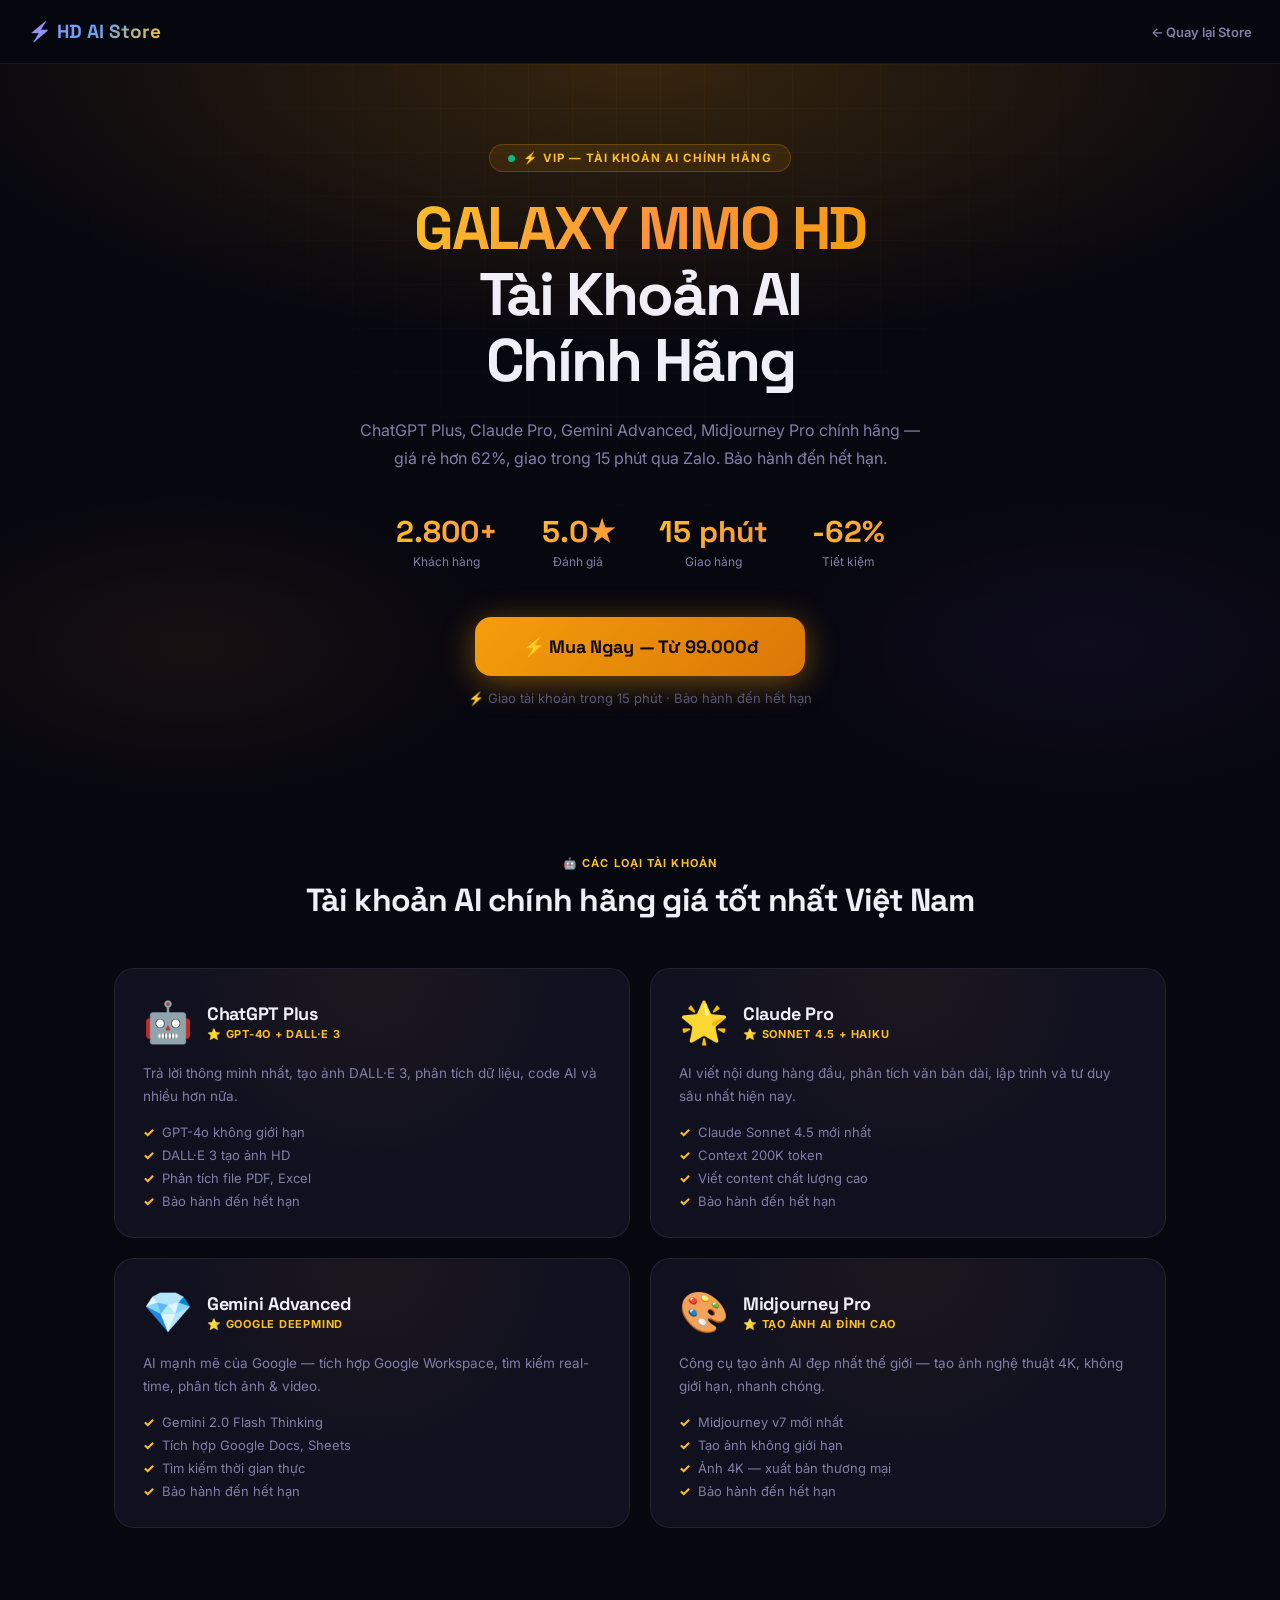
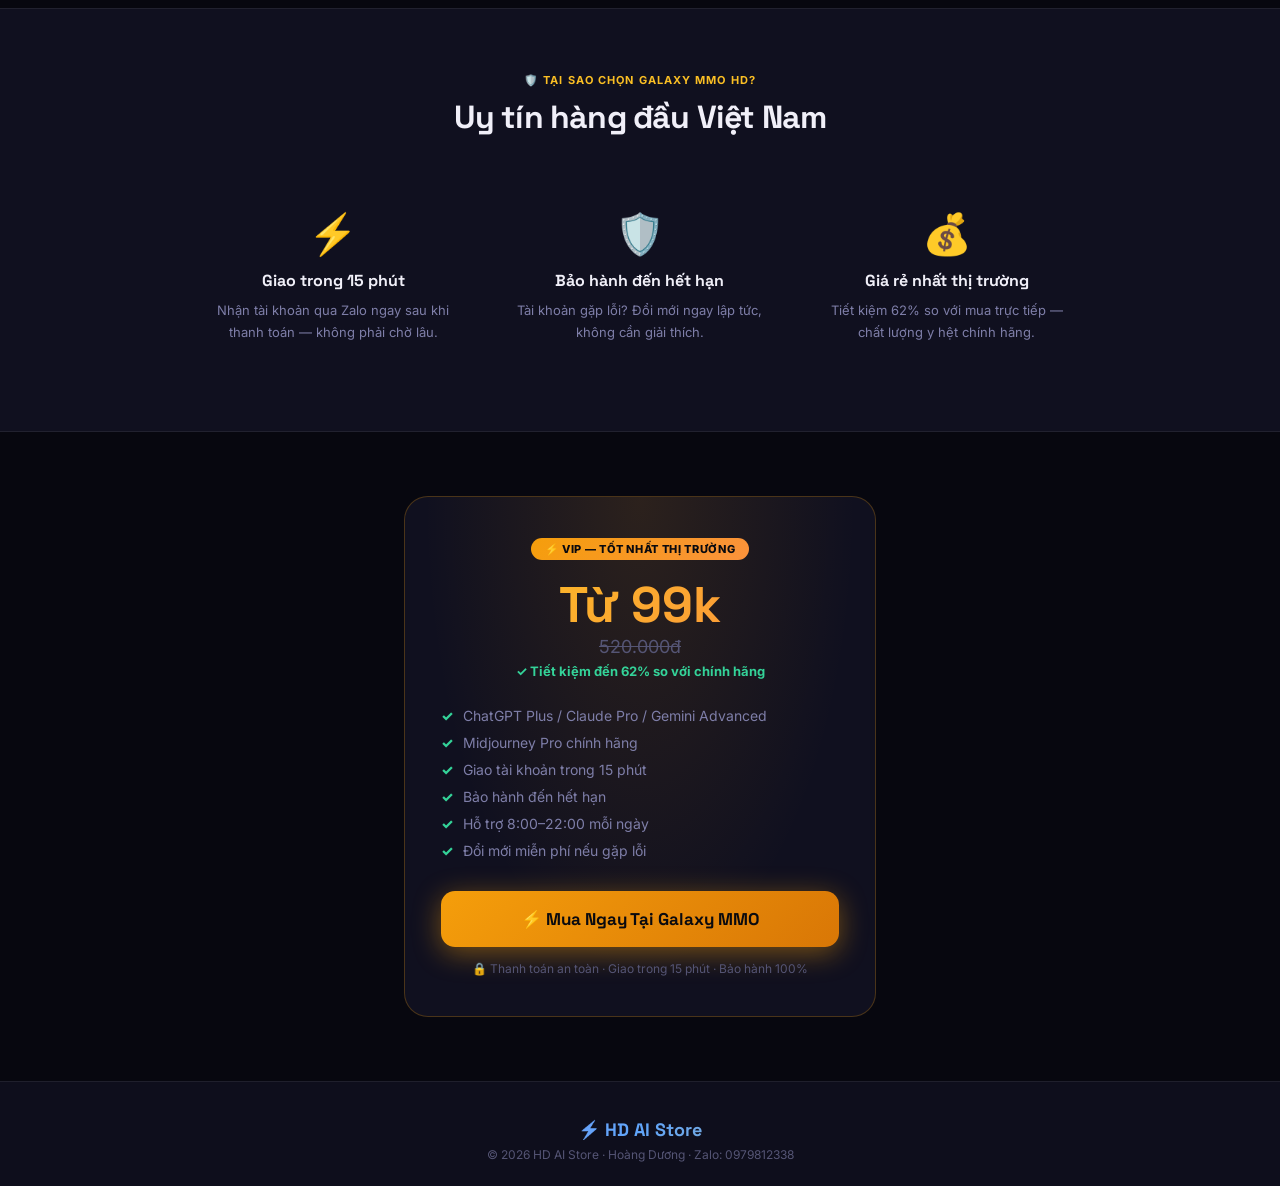
<file: tai-khoan-ai/index.html>
<!DOCTYPE html>
<html lang="vi">
<head>
  <meta charset="UTF-8" />
  <meta name="viewport" content="width=device-width, initial-scale=1.0" />
  <title>GALAXY MMO HD — Tài Khoản AI Chính Hãng ChatGPT, Claude, Gemini</title>
  <meta name="description" content="GALAXY MMO HD — Tài khoản ChatGPT Plus, Claude Pro, Gemini Advanced, Midjourney Pro chính hãng. Giá rẻ hơn 62%, giao trong 15 phút qua Zalo." />
  <link rel="preconnect" href="https://fonts.googleapis.com" />
  <link rel="preconnect" href="https://fonts.gstatic.com" crossorigin />
  <link href="https://fonts.googleapis.com/css2?family=Inter:wght@300;400;500;600;700;800;900&family=Space+Grotesk:wght@400;500;600;700;800&display=swap" rel="stylesheet" />
  <style>
    *, *::before, *::after { box-sizing: border-box; margin: 0; padding: 0; }
    :root {
      --bg: #07070f; --bg-1: #0e0e1c; --bg-card: #10101f;
      --border: rgba(255,255,255,0.07);
      --gold: #f59e0b; --gold-l: #fbbf24; --gold-d: #d97706;
      --purple: #8b5cf6; --purple-l: #a78bfa;
      --blue-l: #60a5fa; --cyan: #06b6d4;
      --green: #10b981; --green-l: #34d399;
      --orange-l: #fb923c;
      --text: #f0eff8; --muted: #7e7ea8; --dim: #555575;
    }
    html { scroll-behavior: smooth; }
    body { font-family: 'Inter', sans-serif; background: var(--bg); color: var(--text); min-height: 100vh; overflow-x: hidden; }
    ::-webkit-scrollbar { width: 5px; }
    ::-webkit-scrollbar-track { background: var(--bg); }
    ::-webkit-scrollbar-thumb { background: var(--gold); border-radius: 3px; }

    nav { position: sticky; top: 0; z-index: 100; background: rgba(7,7,15,.93); backdrop-filter: blur(24px); border-bottom: 1px solid var(--border); padding: 0 28px; height: 64px; display: flex; align-items: center; justify-content: space-between; }
    .nav-logo { font-family: 'Space Grotesk', sans-serif; font-size: 19px; font-weight: 800; text-decoration: none; background: linear-gradient(135deg, var(--purple-l), var(--blue-l), var(--gold-l)); -webkit-background-clip: text; -webkit-text-fill-color: transparent; background-clip: text; }
    .nav-back { display: inline-flex; align-items: center; gap: 6px; font-size: 13px; font-weight: 600; color: var(--muted); text-decoration: none; transition: color .2s; }
    .nav-back:hover { color: var(--gold-l); }

    .hero { position: relative; padding: 80px 24px 70px; text-align: center; overflow: hidden; }
    .hbg { position: absolute; inset: 0; z-index: 0; background: radial-gradient(ellipse 80% 55% at 50% 0%, rgba(245,158,11,.2) 0%, transparent 70%), radial-gradient(ellipse 40% 35% at 15% 80%, rgba(251,146,60,.07) 0%, transparent 60%), radial-gradient(ellipse 40% 35% at 85% 80%, rgba(139,92,246,.06) 0%, transparent 60%); }
    .hgrid { position: absolute; inset: 0; z-index: 0; background-image: linear-gradient(rgba(245,158,11,.04) 1px, transparent 1px), linear-gradient(90deg, rgba(245,158,11,.04) 1px, transparent 1px); background-size: 44px 44px; mask-image: radial-gradient(ellipse at 50% 0%, black, transparent 68%); }
    .hinner { position: relative; z-index: 1; max-width: 760px; margin: 0 auto; }
    .hbadge { display: inline-flex; align-items: center; gap: 8px; background: rgba(245,158,11,.1); border: 1px solid rgba(245,158,11,.25); border-radius: 100px; padding: 6px 18px; font-size: 11.5px; font-weight: 700; color: var(--gold-l); text-transform: uppercase; letter-spacing: .09em; margin-bottom: 24px; }
    .bdot { width: 7px; height: 7px; background: var(--green); border-radius: 50%; animation: blink 1.5s ease-in-out infinite; }
    @keyframes blink { 0%,100%{opacity:1} 50%{opacity:.2} }
    .htitle { font-family: 'Space Grotesk', sans-serif; font-size: clamp(32px, 5.5vw, 60px); font-weight: 800; line-height: 1.1; letter-spacing: -.035em; margin-bottom: 22px; }
    .grad-gold { background: linear-gradient(130deg, var(--gold-l) 0%, var(--orange-l) 55%, var(--gold) 100%); -webkit-background-clip: text; -webkit-text-fill-color: transparent; background-clip: text; }
    .hdesc { font-size: 16px; color: var(--muted); line-height: 1.75; max-width: 560px; margin: 0 auto 40px; }

    .stats { display: flex; justify-content: center; gap: 44px; flex-wrap: wrap; margin-bottom: 48px; }
    .stat .v { font-family: 'Space Grotesk', sans-serif; font-size: 30px; font-weight: 800; background: linear-gradient(135deg, var(--gold-l), var(--orange-l)); -webkit-background-clip: text; -webkit-text-fill-color: transparent; background-clip: text; }
    .stat .l { font-size: 12px; color: var(--muted); margin-top: 3px; text-align: center; }

    .cta-wrap { display: flex; flex-direction: column; align-items: center; gap: 14px; margin-bottom: 16px; }
    .btn-main { display: inline-flex; align-items: center; gap: 10px; background: linear-gradient(135deg, var(--gold), var(--gold-d)); color: #0a0a0f; font-family: 'Space Grotesk', sans-serif; font-size: 18px; font-weight: 800; padding: 18px 48px; border-radius: 16px; text-decoration: none; box-shadow: 0 6px 32px rgba(245,158,11,.45); transition: all .28s; letter-spacing: -.01em; animation: pulse 2.2s ease-in-out infinite; }
    .btn-main:hover { transform: translateY(-3px); box-shadow: 0 12px 48px rgba(245,158,11,.65); }
    @keyframes pulse { 0%,100%{box-shadow: 0 6px 32px rgba(245,158,11,.45)} 50%{box-shadow: 0 6px 48px rgba(245,158,11,.75)} }
    .sub-note { font-size: 13px; color: var(--dim); }

    /* ACCOUNT CARDS */
    .accounts-section { max-width: 1100px; margin: 0 auto; padding: 64px 24px 80px; }
    .sec-eyebrow { display: block; font-size: 11px; font-weight: 700; text-transform: uppercase; letter-spacing: .1em; color: var(--gold-l); margin-bottom: 10px; text-align: center; }
    .sec-title { font-family: 'Space Grotesk', sans-serif; font-size: clamp(22px, 3vw, 32px); font-weight: 800; letter-spacing: -.025em; text-align: center; margin-bottom: 48px; }
    .acc-grid { display: grid; grid-template-columns: repeat(2, 1fr); gap: 20px; }
    .acc-card { background: var(--bg-card); border: 1px solid var(--border); border-radius: 20px; padding: 28px; transition: all .3s; position: relative; overflow: hidden; }
    .acc-card::before { content: ''; position: absolute; inset: 0; background: radial-gradient(ellipse at 50% 0%, rgba(245,158,11,.05) 0%, transparent 60%); }
    .acc-card:hover { border-color: rgba(245,158,11,.3); transform: translateY(-4px); box-shadow: 0 16px 48px rgba(0,0,0,.4); }
    .acc-header { display: flex; align-items: center; gap: 14px; margin-bottom: 16px; position: relative; z-index: 1; }
    .acc-icon { font-size: 40px; }
    .acc-name { font-family: 'Space Grotesk', sans-serif; font-size: 18px; font-weight: 800; letter-spacing: -.015em; }
    .acc-tier { font-size: 11px; color: var(--gold-l); font-weight: 700; text-transform: uppercase; letter-spacing: .07em; margin-top: 2px; }
    .acc-desc { font-size: 13.5px; color: var(--muted); line-height: 1.7; margin-bottom: 16px; position: relative; z-index: 1; }
    .acc-feats { list-style: none; display: flex; flex-direction: column; gap: 7px; position: relative; z-index: 1; }
    .acc-feats li { display: flex; align-items: center; gap: 8px; font-size: 13px; color: var(--muted); }
    .acc-feats li::before { content: '✓'; color: var(--gold-l); font-weight: 800; flex-shrink: 0; }

    /* WHY SECTION */
    .why-section { background: var(--bg-card); border-top: 1px solid var(--border); border-bottom: 1px solid var(--border); padding: 64px 24px; }
    .why-inner { max-width: 900px; margin: 0 auto; }
    .why-grid { display: grid; grid-template-columns: repeat(3, 1fr); gap: 20px; margin-top: 40px; }
    .why-item { text-align: center; padding: 24px 16px; }
    .why-icon { font-size: 40px; margin-bottom: 12px; }
    .why-title { font-family: 'Space Grotesk', sans-serif; font-size: 16px; font-weight: 700; margin-bottom: 8px; }
    .why-desc { font-size: 13px; color: var(--muted); line-height: 1.7; }

    .price-section { max-width: 520px; margin: 0 auto; padding: 64px 24px; text-align: center; }
    .price-card { background: var(--bg-card); border: 1px solid rgba(245,158,11,.25); border-radius: 24px; padding: 40px 36px; position: relative; overflow: hidden; }
    .price-card::before { content: ''; position: absolute; inset: 0; z-index: 0; background: radial-gradient(ellipse at 50% 0%, rgba(245,158,11,.12) 0%, transparent 65%); }
    .price-content { position: relative; z-index: 1; }
    .price-badge { display: inline-block; background: linear-gradient(135deg, var(--gold), var(--orange-l)); color: #0a0a0f; font-size: 11px; font-weight: 800; padding: 4px 14px; border-radius: 100px; text-transform: uppercase; letter-spacing: .06em; margin-bottom: 20px; }
    .price-main { font-family: 'Space Grotesk', sans-serif; font-size: 50px; font-weight: 800; line-height: 1; margin-bottom: 6px; background: linear-gradient(135deg, var(--gold-l), var(--orange-l)); -webkit-background-clip: text; -webkit-text-fill-color: transparent; background-clip: text; }
    .price-original { font-size: 18px; color: var(--dim); text-decoration: line-through; margin-bottom: 6px; }
    .price-save { font-size: 13px; font-weight: 700; color: var(--green-l); margin-bottom: 28px; }
    .price-list { list-style: none; text-align: left; display: flex; flex-direction: column; gap: 10px; margin-bottom: 32px; }
    .price-list li { display: flex; align-items: center; gap: 10px; font-size: 14px; color: var(--muted); }
    .price-list li::before { content: '✓'; color: var(--green-l); font-weight: 800; flex-shrink: 0; }
    .btn-price { display: block; width: 100%; background: linear-gradient(135deg, var(--gold), var(--gold-d)); color: #0a0a0f; font-family: 'Space Grotesk', sans-serif; font-size: 17px; font-weight: 800; padding: 17px; border-radius: 14px; text-decoration: none; text-align: center; box-shadow: 0 6px 28px rgba(245,158,11,.45); transition: all .28s; }
    .btn-price:hover { transform: translateY(-2px); box-shadow: 0 10px 40px rgba(245,158,11,.65); }
    .guarantee { font-size: 12px; color: var(--dim); margin-top: 14px; }

    .reveal { opacity: 0; transform: translateY(22px); transition: opacity .65s ease, transform .65s ease; }
    .reveal.visible { opacity: 1; transform: translateY(0); }

    footer { background: var(--bg-1); border-top: 1px solid var(--border); padding: 36px 24px 24px; text-align: center; }
    .flogo { font-family: 'Space Grotesk', sans-serif; font-size: 18px; font-weight: 800; background: linear-gradient(135deg, var(--purple-l), var(--blue-l), var(--gold-l)); -webkit-background-clip: text; -webkit-text-fill-color: transparent; background-clip: text; margin-bottom: 6px; }
    .fcopy { font-size: 12px; color: var(--dim); }

    @media (max-width: 820px) {
      .acc-grid { grid-template-columns: 1fr; }
      .why-grid { grid-template-columns: 1fr; }
      .stats { gap: 24px; }
      .btn-main { font-size: 16px; padding: 16px 32px; }
    }
  </style>
</head>
<body>

<nav>
  <a href="../store.html" class="nav-logo">&#9889; HD AI Store</a>
  <a href="../store.html" class="nav-back">&#8592; Quay l&#7841;i Store</a>
</nav>

<section class="hero">
  <div class="hbg"></div>
  <div class="hgrid"></div>
  <div class="hinner">
    <div class="hbadge"><span class="bdot"></span> &#9889; VIP &#8212; T&#224;i kho&#7843;n AI ch&#237;nh h&#227;ng</div>
    <h1 class="htitle">
      <span class="grad-gold">GALAXY MMO HD</span><br>
      T&#224;i Kho&#7843;n AI<br>
      Ch&#237;nh H&#227;ng
    </h1>
    <p class="hdesc">
      ChatGPT Plus, Claude Pro, Gemini Advanced, Midjourney Pro ch&#237;nh h&#227;ng &#8212; gi&#225; r&#7867; h&#417;n 62%, giao trong 15 ph&#250;t qua Zalo. B&#7843;o h&#224;nh &#273;&#7871;n h&#7871;t h&#7841;n.
    </p>
    <div class="stats">
      <div class="stat"><div class="v">2.800+</div><div class="l">Kh&#225;ch h&#224;ng</div></div>
      <div class="stat"><div class="v">5.0&#9733;</div><div class="l">&#272;&#225;nh gi&#225;</div></div>
      <div class="stat"><div class="v">15 ph&#250;t</div><div class="l">Giao h&#224;ng</div></div>
      <div class="stat"><div class="v">-62%</div><div class="l">Ti&#7871;t ki&#7879;m</div></div>
    </div>
    <div class="cta-wrap">
      <a id="cta-main" href="https://galaxymmo.com/?aff=574" target="_blank" rel="noopener noreferrer" class="btn-main">
        &#9889; Mua Ngay &#8212; T&#7915; 99.000&#273;
      </a>
      <div class="sub-note">&#9889; Giao t&#224;i kho&#7843;n trong 15 ph&#250;t &#183; B&#7843;o h&#224;nh &#273;&#7871;n h&#7871;t h&#7841;n</div>
    </div>
  </div>
</section>

<section class="accounts-section">
  <span class="sec-eyebrow reveal">&#129302; C&#225;c lo&#7841;i t&#224;i kho&#7843;n</span>
  <h2 class="sec-title reveal">T&#224;i kho&#7843;n AI ch&#237;nh h&#227;ng gi&#225; t&#7889;t nh&#7845;t Vi&#7879;t Nam</h2>
  <div class="acc-grid">
    <div class="acc-card reveal">
      <div class="acc-header">
        <div class="acc-icon">&#129302;</div>
        <div><div class="acc-name">ChatGPT Plus</div><div class="acc-tier">&#11088; GPT-4o + DALL&#183;E 3</div></div>
      </div>
      <div class="acc-desc">Tr&#7843; l&#7901;i th&#244;ng minh nh&#7845;t, t&#7841;o &#7843;nh DALL&#183;E 3, ph&#226;n t&#237;ch d&#7919; li&#7879;u, code AI v&#224; nhi&#7873;u h&#417;n n&#7919;a.</div>
      <ul class="acc-feats">
        <li>GPT-4o kh&#244;ng gi&#7899;i h&#7841;n</li>
        <li>DALL&#183;E 3 t&#7841;o &#7843;nh HD</li>
        <li>Ph&#226;n t&#237;ch file PDF, Excel</li>
        <li>B&#7843;o h&#224;nh &#273;&#7871;n h&#7871;t h&#7841;n</li>
      </ul>
    </div>
    <div class="acc-card reveal">
      <div class="acc-header">
        <div class="acc-icon">&#127775;</div>
        <div><div class="acc-name">Claude Pro</div><div class="acc-tier">&#11088; Sonnet 4.5 + Haiku</div></div>
      </div>
      <div class="acc-desc">AI vi&#7871;t n&#7897;i dung h&#224;ng &#273;&#7847;u, ph&#226;n t&#237;ch v&#259;n b&#7843;n d&#224;i, l&#7853;p tr&#236;nh v&#224; t&#432; duy s&#226;u nh&#7845;t hi&#7879;n nay.</div>
      <ul class="acc-feats">
        <li>Claude Sonnet 4.5 m&#7899;i nh&#7845;t</li>
        <li>Context 200K token</li>
        <li>Vi&#7871;t content ch&#7845;t l&#432;&#7907;ng cao</li>
        <li>B&#7843;o h&#224;nh &#273;&#7871;n h&#7871;t h&#7841;n</li>
      </ul>
    </div>
    <div class="acc-card reveal">
      <div class="acc-header">
        <div class="acc-icon">&#128142;</div>
        <div><div class="acc-name">Gemini Advanced</div><div class="acc-tier">&#11088; Google DeepMind</div></div>
      </div>
      <div class="acc-desc">AI m&#7841;nh m&#7869; c&#7911;a Google &#8212; t&#237;ch h&#7907;p Google Workspace, t&#236;m ki&#7871;m real-time, ph&#226;n t&#237;ch &#7843;nh &amp; video.</div>
      <ul class="acc-feats">
        <li>Gemini 2.0 Flash Thinking</li>
        <li>T&#237;ch h&#7907;p Google Docs, Sheets</li>
        <li>T&#236;m ki&#7871;m th&#7901;i gian th&#7921;c</li>
        <li>B&#7843;o h&#224;nh &#273;&#7871;n h&#7871;t h&#7841;n</li>
      </ul>
    </div>
    <div class="acc-card reveal">
      <div class="acc-header">
        <div class="acc-icon">&#127912;</div>
        <div><div class="acc-name">Midjourney Pro</div><div class="acc-tier">&#11088; T&#7841;o &#7843;nh AI &#273;&#7881;nh cao</div></div>
      </div>
      <div class="acc-desc">C&#244;ng c&#7909; t&#7841;o &#7843;nh AI &#273;&#7865;p nh&#7845;t th&#7871; gi&#7899;i &#8212; t&#7841;o &#7843;nh ngh&#7879; thu&#7853;t 4K, kh&#244;ng gi&#7899;i h&#7841;n, nhanh ch&#243;ng.</div>
      <ul class="acc-feats">
        <li>Midjourney v7 m&#7899;i nh&#7845;t</li>
        <li>T&#7841;o &#7843;nh kh&#244;ng gi&#7899;i h&#7841;n</li>
        <li>&#7842;nh 4K &#8212; xu&#7845;t b&#7843;n th&#432;&#417;ng m&#7841;i</li>
        <li>B&#7843;o h&#224;nh &#273;&#7871;n h&#7871;t h&#7841;n</li>
      </ul>
    </div>
  </div>
</section>

<div class="why-section">
  <div class="why-inner">
    <span class="sec-eyebrow reveal">&#128737;&#65039; T&#7841;i sao ch&#7885;n GALAXY MMO HD?</span>
    <h2 class="sec-title reveal">Uy t&#237;n h&#224;ng &#273;&#7847;u Vi&#7879;t Nam</h2>
    <div class="why-grid">
      <div class="why-item reveal">
        <div class="why-icon">&#9889;</div>
        <div class="why-title">Giao trong 15 ph&#250;t</div>
        <div class="why-desc">Nh&#7853;n t&#224;i kho&#7843;n qua Zalo ngay sau khi thanh to&#225;n &#8212; kh&#244;ng ph&#7843;i ch&#7901; l&#226;u.</div>
      </div>
      <div class="why-item reveal">
        <div class="why-icon">&#128737;&#65039;</div>
        <div class="why-title">B&#7843;o h&#224;nh &#273;&#7871;n h&#7871;t h&#7841;n</div>
        <div class="why-desc">T&#224;i kho&#7843;n g&#7863;p l&#7895;i? &#272;&#7893;i m&#7899;i ngay l&#7853;p t&#7913;c, kh&#244;ng c&#7847;n gi&#7843;i th&#237;ch.</div>
      </div>
      <div class="why-item reveal">
        <div class="why-icon">&#128176;</div>
        <div class="why-title">Gi&#225; r&#7867; nh&#7845;t th&#7883; tr&#432;&#7901;ng</div>
        <div class="why-desc">Ti&#7871;t ki&#7879;m 62% so v&#7899;i mua tr&#7921;c ti&#7871;p &#8212; ch&#7845;t l&#432;&#7907;ng y h&#7879;t ch&#237;nh h&#227;ng.</div>
      </div>
    </div>
  </div>
</div>

<section class="price-section">
  <div class="price-card reveal">
    <div class="price-content">
      <div class="price-badge">&#9889; VIP &#8212; T&#7889;t nh&#7845;t th&#7883; tr&#432;&#7901;ng</div>
      <div class="price-main">T&#7915; 99k</div>
      <div class="price-original">520.000&#273;</div>
      <div class="price-save">&#10003; Ti&#7871;t ki&#7879;m &#273;&#7871;n 62% so v&#7899;i ch&#237;nh h&#227;ng</div>
      <ul class="price-list">
        <li>ChatGPT Plus / Claude Pro / Gemini Advanced</li>
        <li>Midjourney Pro ch&#237;nh h&#227;ng</li>
        <li>Giao t&#224;i kho&#7843;n trong 15 ph&#250;t</li>
        <li>B&#7843;o h&#224;nh &#273;&#7871;n h&#7871;t h&#7841;n</li>
        <li>H&#7895; tr&#7907; 8:00&#8211;22:00 m&#7895;i ng&#224;y</li>
        <li>&#272;&#7893;i m&#7899;i mi&#7877;n ph&#237; n&#7871;u g&#7863;p l&#7895;i</li>
      </ul>
      <a id="cta-price" href="https://galaxymmo.com/?aff=574" target="_blank" rel="noopener noreferrer" class="btn-price">&#9889; Mua Ngay T&#7841;i Galaxy MMO</a>
      <div class="guarantee">&#128274; Thanh to&#225;n an to&#224;n &#183; Giao trong 15 ph&#250;t &#183; B&#7843;o h&#224;nh 100%</div>
    </div>
  </div>
</section>

<footer>
  <div class="flogo">&#9889; HD AI Store</div>
  <div class="fcopy">&#169; 2026 HD AI Store &#183; Ho&#224;ng D&#432;&#417;ng &#183; Zalo: 0979812338</div>
</footer>

<script>
var obs = new IntersectionObserver(function(entries){
  entries.forEach(function(e){ if(e.isIntersecting) e.target.classList.add('visible'); });
}, { threshold: 0.07, rootMargin: '0px 0px -20px 0px' });
document.querySelectorAll('.reveal').forEach(function(el){ obs.observe(el); });
</script>
</body>
</html>
</file>
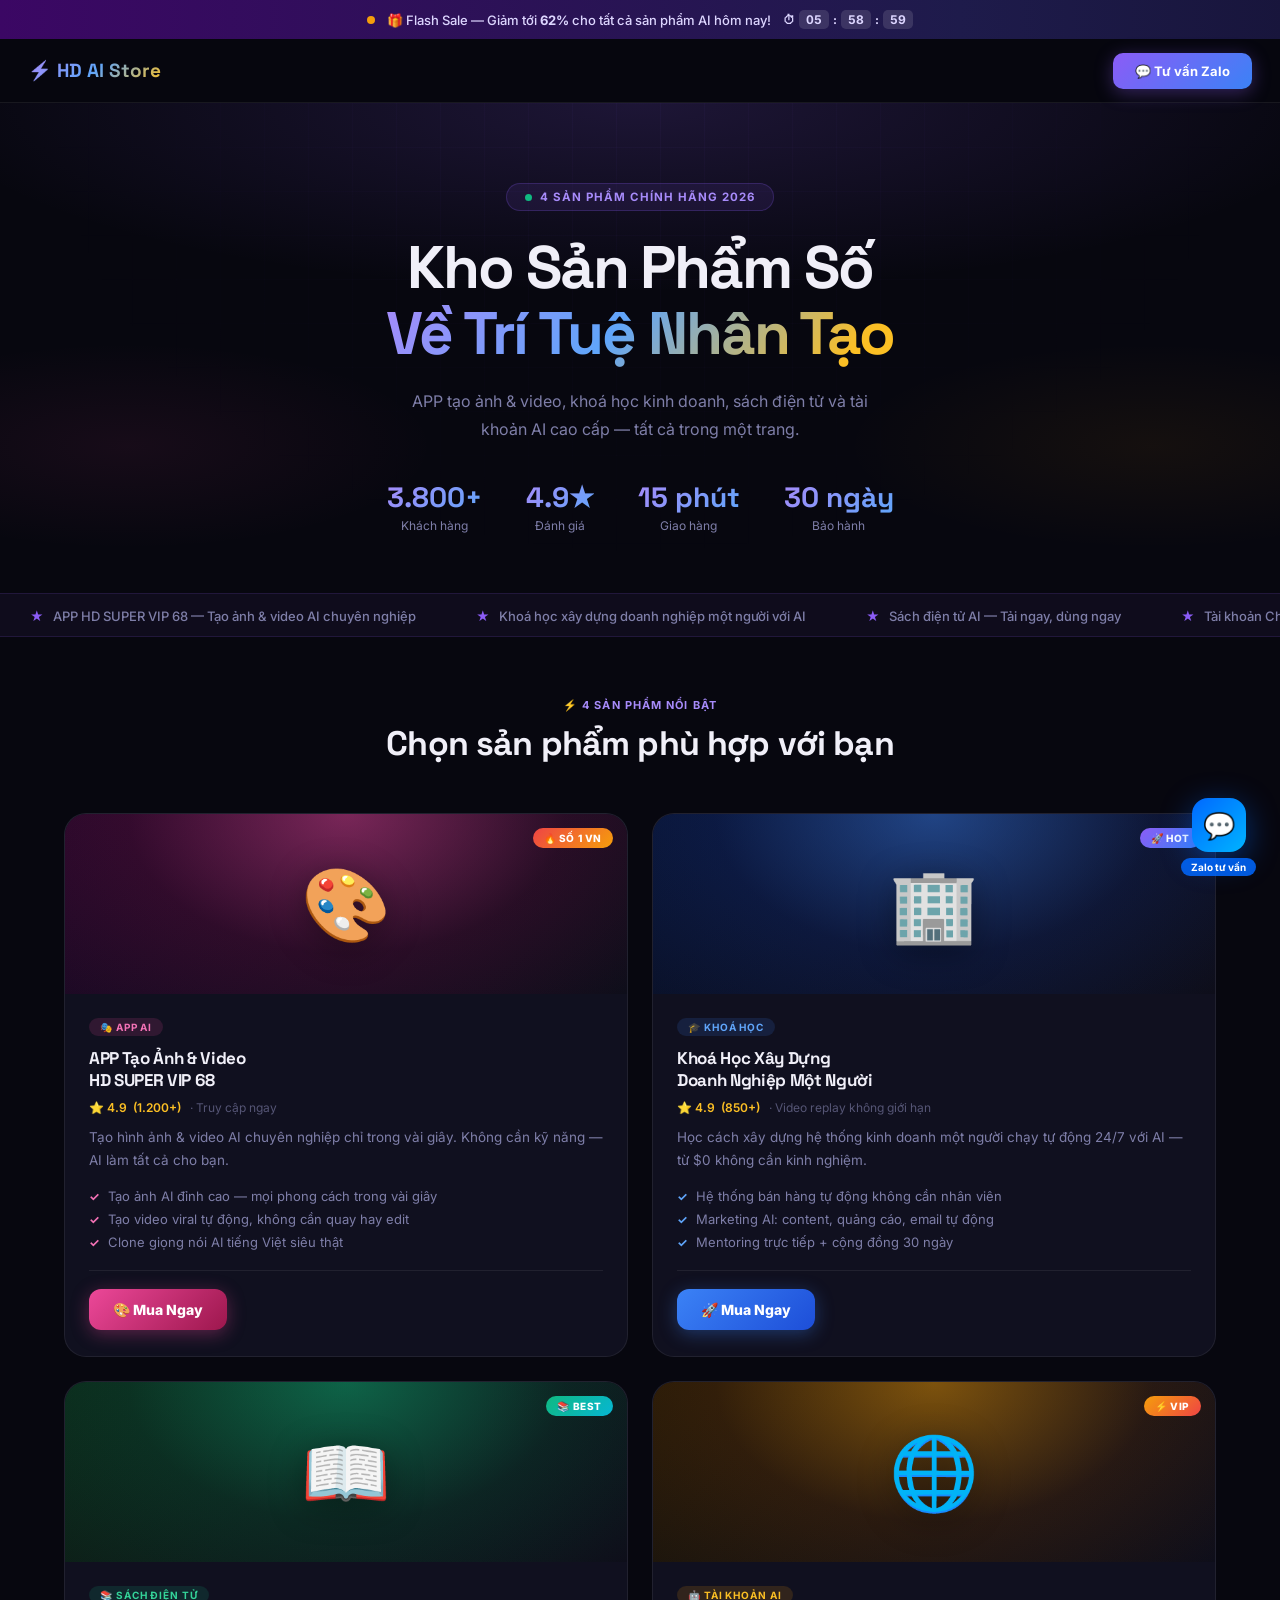
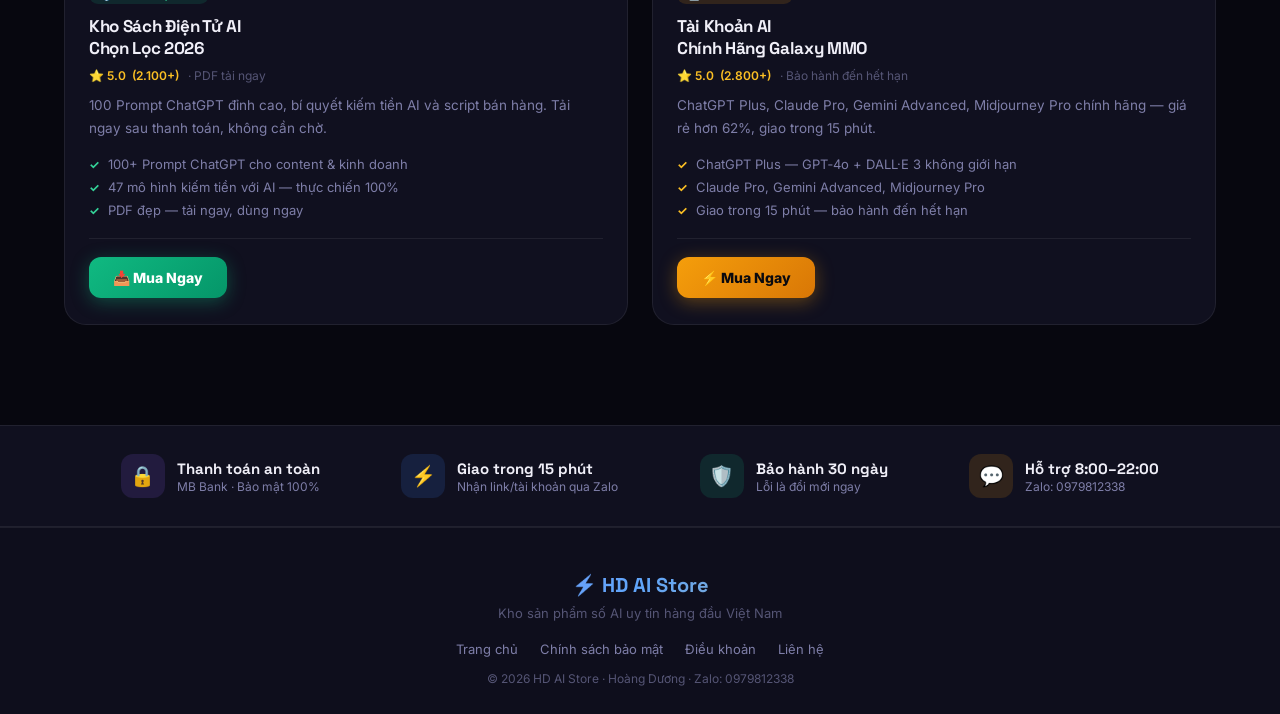
<file: store.html>
<!DOCTYPE html>
<html lang="vi">
<head>
  <meta charset="UTF-8" />
  <meta name="viewport" content="width=device-width, initial-scale=1.0" />
  <title>HD AI Store &#8212; S&#7843;n Ph&#7849;m S&#7889; AI Ch&#237;nh H&#227;ng</title>
  <meta name="description" content="APP t&#7841;o &#7843;nh &amp; video HD SUPER VIP 68, kho&#225; h&#7885;c xây d&#7921;ng doanh nghi&#7879;p, s&#225;ch &#273;i&#7879;n t&#7917; AI v&#224; t&#224;i kho&#7843;n AI ch&#237;nh h&#227;ng." />
  <link rel="preconnect" href="https://fonts.googleapis.com" />
  <link rel="preconnect" href="https://fonts.gstatic.com" crossorigin />
  <link href="https://fonts.googleapis.com/css2?family=Inter:wght@300;400;500;600;700;800;900&family=Space+Grotesk:wght@400;500;600;700;800&display=swap" rel="stylesheet" />
  <style>
    *, *::before, *::after { box-sizing: border-box; margin: 0; padding: 0; }
    :root {
      --bg:       #07070f;
      --bg-1:     #0e0e1c;
      --bg-card:  #10101f;
      --border:   rgba(255,255,255,0.07);
      --purple:   #8b5cf6; --purple-l: #a78bfa;
      --blue:     #3b82f6; --blue-l:   #60a5fa;
      --gold:     #f59e0b; --gold-l:   #fbbf24;
      --green:    #10b981; --green-l:  #34d399;
      --pink:     #ec4899; --pink-l:   #f472b6;
      --cyan:     #06b6d4;
      --orange-l: #fb923c;
      --text:     #f0eff8;
      --muted:    #7e7ea8;
      --dim:      #555575;
    }
    html { scroll-behavior: smooth; }
    body { font-family: 'Inter', sans-serif; background: var(--bg); color: var(--text); min-height: 100vh; overflow-x: hidden; }
    ::-webkit-scrollbar { width: 5px; }
    ::-webkit-scrollbar-track { background: var(--bg); }
    ::-webkit-scrollbar-thumb { background: var(--purple); border-radius: 3px; }

    /* ── TOPBAR ── */
    #topbar {
      background: linear-gradient(90deg,#3b0764,#1e1b4b,#0c0a1e,#1e1b4b,#3b0764);
      background-size: 300% 100%; animation: ts 9s linear infinite;
      color: #ddd6ff; font-size: 13px; font-weight: 500;
      padding: 10px 20px; display: flex; align-items: center; justify-content: center; gap: 12px; flex-wrap: wrap;
    }
    @keyframes ts { 0%,100%{background-position:0%} 50%{background-position:100%} }
    .dot-g { width:8px; height:8px; background:var(--gold); border-radius:50%; animation:pl 1.6s ease-in-out infinite; flex-shrink:0; }
    @keyframes pl { 0%,100%{opacity:1;transform:scale(1)} 50%{opacity:.3;transform:scale(.6)} }
    .cd { display:flex; align-items:center; gap:4px; font-size:12px; font-weight:700; }
    .cdb { background:rgba(255,255,255,.12); border-radius:5px; padding:2px 7px; font-variant-numeric:tabular-nums; }

    /* ── NAV ── */
    nav {
      position:sticky; top:0; z-index:100;
      background:rgba(7,7,15,.93); backdrop-filter:blur(24px);
      border-bottom:1px solid var(--border);
      padding:0 28px; height:64px;
      display:flex; align-items:center; justify-content:space-between;
    }
    .nav-logo {
      font-family:'Space Grotesk',sans-serif; font-size:19px; font-weight:800; text-decoration:none;
      background:linear-gradient(135deg,var(--purple-l),var(--blue-l),var(--gold-l));
      -webkit-background-clip:text; -webkit-text-fill-color:transparent; background-clip:text;
    }
    .nav-cta {
      background:linear-gradient(135deg,var(--purple),var(--blue)); color:#fff;
      border:none; padding:10px 22px; border-radius:10px; font-size:13px; font-weight:700;
      cursor:pointer; text-decoration:none; display:inline-flex; align-items:center; gap:6px;
      transition:all .25s; box-shadow:0 4px 18px rgba(139,92,246,.35);
    }
    .nav-cta:hover { transform:translateY(-2px); box-shadow:0 8px 28px rgba(139,92,246,.5); }

    /* ── HERO ── */
    #hero { position:relative; padding:80px 24px 60px; text-align:center; overflow:hidden; }
    .hbg {
      position:absolute; inset:0; z-index:0;
      background:
        radial-gradient(ellipse 80% 55% at 50% 0%,rgba(139,92,246,.17) 0%,transparent 70%),
        radial-gradient(ellipse 40% 35% at 10% 70%,rgba(236,72,153,.07) 0%,transparent 60%),
        radial-gradient(ellipse 40% 35% at 90% 70%,rgba(245,158,11,.06) 0%,transparent 60%);
    }
    .hgrid {
      position:absolute; inset:0; z-index:0;
      background-image:linear-gradient(rgba(139,92,246,.04) 1px,transparent 1px),
                       linear-gradient(90deg,rgba(139,92,246,.04) 1px,transparent 1px);
      background-size:44px 44px;
      mask-image:radial-gradient(ellipse at 50% 0%,black,transparent 68%);
    }
    .hinner { position:relative; z-index:1; max-width:660px; margin:0 auto; }
    .hbadge {
      display:inline-flex; align-items:center; gap:8px;
      background:rgba(139,92,246,.1); border:1px solid rgba(139,92,246,.22);
      border-radius:100px; padding:6px 18px; font-size:11.5px; font-weight:700;
      color:var(--purple-l); text-transform:uppercase; letter-spacing:.09em; margin-bottom:24px;
    }
    .bdot { width:7px; height:7px; background:var(--green); border-radius:50%; }
    .htitle {
      font-family:'Space Grotesk',sans-serif;
      font-size:clamp(32px,5.5vw,60px); font-weight:800;
      line-height:1.1; letter-spacing:-.035em; margin-bottom:20px;
    }
    .grad {
      background:linear-gradient(130deg,var(--purple-l) 0%,var(--blue-l) 45%,var(--gold-l) 90%);
      -webkit-background-clip:text; -webkit-text-fill-color:transparent; background-clip:text;
    }
    .hdesc { font-size:16px; color:var(--muted); line-height:1.75; max-width:500px; margin:0 auto 36px; }
    .hstats { display:flex; justify-content:center; gap:44px; flex-wrap:wrap; }
    .hstat .v {
      font-family:'Space Grotesk',sans-serif; font-size:28px; font-weight:800;
      background:linear-gradient(135deg,var(--purple-l),var(--blue-l));
      -webkit-background-clip:text; -webkit-text-fill-color:transparent; background-clip:text;
    }
    .hstat .l { font-size:12px; color:var(--muted); margin-top:3px; }

    /* ── TICKER ── */
    #ticker { overflow:hidden; background:rgba(139,92,246,.055); border-top:1px solid rgba(139,92,246,.14); border-bottom:1px solid rgba(139,92,246,.14); padding:11px 0; white-space:nowrap; }
    .ttrack { display:inline-flex; animation:tick 30s linear infinite; }
    @keyframes tick { from{transform:translateX(0)} to{transform:translateX(-50%)} }
    .ti { font-size:13px; font-weight:500; color:var(--muted); padding:0 30px; display:inline-flex; align-items:center; gap:9px; }
    .ti .s { color:var(--purple); }

    /* ── MAIN GRID ── */
    main { padding:56px 24px 100px; max-width:1200px; margin:0 auto; }
    .grid-head { text-align:center; margin-bottom:48px; }
    .grid-eyebrow { display:inline-block; font-size:11px; font-weight:700; text-transform:uppercase; letter-spacing:.1em; color:var(--purple-l); margin-bottom:10px; }
    .grid-title { font-family:'Space Grotesk',sans-serif; font-size:clamp(24px,3.5vw,34px); font-weight:800; letter-spacing:-.025em; }

    .products { display:grid; grid-template-columns:repeat(2,1fr); gap:24px; }

    /* ── PRODUCT CARD ── */
    .pcard {
      background:var(--bg-card); border:1px solid var(--border); border-radius:22px;
      overflow:hidden; display:flex; flex-direction:column;
      transition:all .32s cubic-bezier(.34,1.56,.64,1); position:relative;
      cursor:pointer;
    }
    .pcard:hover {
      transform:translateY(-7px);
      border-color:rgba(139,92,246,.3);
      box-shadow:0 28px 72px rgba(0,0,0,.55), 0 0 44px rgba(139,92,246,.1);
    }

    /* Badge */
    .pbadge {
      position:absolute; top:14px; right:14px; z-index:2;
      font-size:10px; font-weight:800; padding:4px 11px; border-radius:100px;
      text-transform:uppercase; letter-spacing:.06em;
    }
    .b-hot  { background:linear-gradient(135deg,#ef4444,#f59e0b); color:#fff; }
    .b-trend{ background:linear-gradient(135deg,#8b5cf6,#3b82f6); color:#fff; }
    .b-best { background:linear-gradient(135deg,#10b981,#06b6d4); color:#fff; }
    .b-vip  { background:linear-gradient(135deg,#f59e0b,#ef4444); color:#fff; }

    /* Thumb */
    .pthumb { height:180px; position:relative; display:flex; align-items:center; justify-content:center; overflow:hidden; flex-shrink:0; }
    .ptbg   { position:absolute; inset:0; }
    .picon  { font-size:72px; position:relative; z-index:1; filter:drop-shadow(0 6px 18px rgba(0,0,0,.4)); animation:fi 3.5s ease-in-out infinite; }
    @keyframes fi { 0%,100%{transform:translateY(0)} 50%{transform:translateY(-9px)} }

    /* Thumb gradients */
    .g-pink  { background:radial-gradient(ellipse at 50% 0%,rgba(236,72,153,.45) 0%,rgba(190,24,93,.12) 55%,transparent 100%),linear-gradient(135deg,#220828 0%,#0e0e1a 100%); }
    .g-blue  { background:radial-gradient(ellipse at 50% 0%,rgba(59,130,246,.45) 0%,rgba(29,78,216,.12) 55%,transparent 100%),linear-gradient(135deg,#091330 0%,#0e0e1a 100%); }
    .g-green { background:radial-gradient(ellipse at 50% 0%,rgba(16,185,129,.45) 0%,rgba(5,150,105,.12) 55%,transparent 100%),linear-gradient(135deg,#0c2618 0%,#0e0e1a 100%); }
    .g-gold  { background:radial-gradient(ellipse at 50% 0%,rgba(245,158,11,.45) 0%,rgba(180,83,9,.12) 55%,transparent 100%),linear-gradient(135deg,#221808 0%,#0e0e1a 100%); }

    /* Card body */
    .pbody { padding:24px 24px 26px; display:flex; flex-direction:column; flex:1; }
    .pcat {
      display:inline-flex; align-items:center; gap:5px;
      font-size:10px; font-weight:700; text-transform:uppercase; letter-spacing:.09em;
      padding:3px 11px; border-radius:100px; margin-bottom:11px; width:fit-content;
    }
    .c-pink  { background:rgba(236,72,153,.14); color:var(--pink-l); }
    .c-blue  { background:rgba(59,130,246,.14);  color:var(--blue-l); }
    .c-green { background:rgba(16,185,129,.14);  color:var(--green-l); }
    .c-gold  { background:rgba(245,158,11,.14);  color:var(--gold-l); }

    .pname { font-family:'Space Grotesk',sans-serif; font-size:17px; font-weight:800; line-height:1.3; letter-spacing:-.02em; margin-bottom:9px; }
    .pmeta { display:flex; align-items:center; gap:9px; margin-bottom:11px; flex-wrap:wrap; }
    .pmeta .r { font-size:12px; color:var(--gold-l); font-weight:600; }
    .pmeta .u { font-size:12px; color:var(--dim); }
    .pdesc { font-size:13.5px; color:var(--muted); line-height:1.7; margin-bottom:16px; flex:1; }

    .pfeats { list-style:none; display:flex; flex-direction:column; gap:7px; margin-bottom:20px; }
    .pfeats li { display:flex; align-items:center; gap:8px; font-size:13px; color:var(--muted); }
    .ck { font-size:12px; font-weight:700; flex-shrink:0; }
    .ck-pink  { color:var(--pink-l); }
    .ck-blue  { color:var(--blue-l); }
    .ck-green { color:var(--green-l); }
    .ck-gold  { color:var(--gold-l); }

    .pfoot { margin-top:auto; border-top:1px solid var(--border); padding-top:18px; display:flex; align-items:center; justify-content:space-between; gap:14px; flex-wrap:wrap; }
    .pprice-wrap { display:flex; align-items:baseline; gap:8px; flex-wrap:wrap; }
    .pp { font-family:'Space Grotesk',sans-serif; font-size:24px; font-weight:800; }
    .po { font-size:13px; color:var(--dim); text-decoration:line-through; }
    .ps { font-size:11px; font-weight:800; padding:2px 8px; border-radius:6px; background:rgba(16,185,129,.12); color:var(--green-l); }
    .psub { font-size:11px; color:var(--dim); margin-top:3px; }

    .pbtn {
      padding:12px 24px; border-radius:12px; border:none;
      font-size:14px; font-weight:800; font-family:'Inter',sans-serif;
      cursor:pointer; text-decoration:none;
      display:inline-flex; align-items:center; gap:7px;
      transition:all .28s; white-space:nowrap; flex-shrink:0;
    }
    .btn-pink  { background:linear-gradient(135deg,var(--pink),#9d174d);  color:#fff; box-shadow:0 4px 18px rgba(236,72,153,.35); }
    .btn-pink:hover  { box-shadow:0 7px 28px rgba(236,72,153,.55); transform:translateY(-2px); }
    .btn-blue  { background:linear-gradient(135deg,var(--blue),#1d4ed8);  color:#fff; box-shadow:0 4px 18px rgba(59,130,246,.35); }
    .btn-blue:hover  { box-shadow:0 7px 28px rgba(59,130,246,.55); transform:translateY(-2px); }
    .btn-green { background:linear-gradient(135deg,var(--green),#059669); color:#fff; box-shadow:0 4px 18px rgba(16,185,129,.35); }
    .btn-green:hover { box-shadow:0 7px 28px rgba(16,185,129,.55); transform:translateY(-2px); }
    .btn-gold  { background:linear-gradient(135deg,var(--gold),#d97706);  color:#0a0a0f; box-shadow:0 4px 18px rgba(245,158,11,.35); }
    .btn-gold:hover  { box-shadow:0 7px 28px rgba(245,158,11,.55); transform:translateY(-2px); }

    /* ── TRUST ── */
    #trust { background:var(--bg-card); border-top:1px solid var(--border); border-bottom:1px solid var(--border); padding:28px 24px; }
    .tinner { max-width:1100px; margin:0 auto; display:flex; align-items:center; justify-content:space-around; flex-wrap:wrap; gap:20px; }
    .titem { display:flex; align-items:center; gap:12px; }
    .tico { width:44px; height:44px; border-radius:12px; display:flex; align-items:center; justify-content:center; font-size:20px; }
    .tico.p{background:rgba(139,92,246,.14);} .tico.b{background:rgba(59,130,246,.14);}
    .tico.g{background:rgba(16,185,129,.14);} .tico.o{background:rgba(245,158,11,.14);}
    .tv { font-family:'Space Grotesk',sans-serif; font-size:15px; font-weight:700; }
    .tl { font-size:12px; color:var(--muted); margin-top:1px; }

    /* ── ZALO FLOAT ── */
    #zfloat { position:fixed; bottom:24px; right:24px; z-index:200; display:flex; flex-direction:column; align-items:center; gap:6px; }
    .zfbtn { width:54px; height:54px; border-radius:16px; background:linear-gradient(135deg,#0068ff,#00b4ff); display:flex; align-items:center; justify-content:center; font-size:26px; box-shadow:0 8px 32px rgba(0,104,255,.45); text-decoration:none; animation:zb 3s ease-in-out infinite; }
    @keyframes zb { 0%,100%{transform:translateY(0)} 50%{transform:translateY(-7px)} }
    .zfbtn:hover { box-shadow:0 12px 44px rgba(0,104,255,.65); animation:none; transform:translateY(-3px) scale(1.06); }
    .zflbl { font-size:10px; font-weight:700; color:#fff; background:rgba(0,104,255,.85); padding:3px 10px; border-radius:100px; }

    /* ── FOOTER ── */
    footer { background:var(--bg-1); border-top:1px solid var(--border); padding:44px 24px 28px; text-align:center; }
    .flogo { font-family:'Space Grotesk',sans-serif; font-size:20px; font-weight:800; background:linear-gradient(135deg,var(--purple-l),var(--blue-l),var(--gold-l)); -webkit-background-clip:text; -webkit-text-fill-color:transparent; background-clip:text; margin-bottom:7px; }
    .ftag  { font-size:13px; color:var(--dim); margin-bottom:20px; }
    .flinks { display:flex; justify-content:center; gap:22px; margin-bottom:14px; flex-wrap:wrap; }
    .flinks a { font-size:13px; color:var(--muted); text-decoration:none; transition:color .2s; }
    .flinks a:hover { color:var(--purple-l); }
    .fcopy { font-size:12px; color:var(--dim); }

    /* ── REVEAL ── */
    .reveal { opacity:0; transform:translateY(22px); transition:opacity .65s ease, transform .65s ease; }
    .reveal.visible { opacity:1; transform:translateY(0); }

    @media (max-width:820px) {
      .products { grid-template-columns:1fr; }
      .pthumb   { height:155px; }
      .picon    { font-size:58px; }
      .hstats   { gap:24px; }
    }
  </style>
</head>
<body>

<!-- TOPBAR -->
<div id="topbar">
  <div class="dot-g"></div>
  <span>&#127873; Flash Sale &#8212; Gi&#7843;m t&#7899;i <strong>62%</strong> cho t&#7845;t c&#7843; s&#7843;n ph&#7849;m AI h&#244;m nay!</span>
  <div class="cd">
    &#9201;
    <span class="cdb" id="cdh">05</span>
    <span>:</span>
    <span class="cdb" id="cdm">59</span>
    <span>:</span>
    <span class="cdb" id="cds">00</span>
  </div>
</div>

<!-- NAV -->
<nav>
  <a href="index.html" class="nav-logo">&#9889; HD AI Store</a>
  <a href="https://zalo.me/0979812338" target="_blank" class="nav-cta">&#128172; T&#432; v&#7845;n Zalo</a>
</nav>

<!-- HERO -->
<section id="hero">
  <div class="hbg"></div>
  <div class="hgrid"></div>
  <div class="hinner">
    <div class="hbadge"><span class="bdot"></span> 4 s&#7843;n ph&#7849;m ch&#237;nh h&#227;ng 2026</div>
    <h1 class="htitle">
      Kho S&#7843;n Ph&#7849;m S&#7889;<br>
      <span class="grad">V&#7873; Tr&#237; Tu&#7879; Nh&#226;n T&#7841;o</span>
    </h1>
    <p class="hdesc">
      APP t&#7841;o &#7843;nh &amp; video, kho&#225; h&#7885;c kinh doanh, s&#225;ch &#273;i&#7879;n t&#7917;
      v&#224; t&#224;i kho&#7843;n AI cao c&#7845;p &#8212; t&#7845;t c&#7843; trong m&#7897;t trang.
    </p>
    <div class="hstats">
      <div class="hstat"><div class="v">3.800+</div><div class="l">Kh&#225;ch h&#224;ng</div></div>
      <div class="hstat"><div class="v">4.9&#9733;</div><div class="l">&#272;&#225;nh gi&#225;</div></div>
      <div class="hstat"><div class="v">15 ph&#250;t</div><div class="l">Giao h&#224;ng</div></div>
      <div class="hstat"><div class="v">30 ng&#224;y</div><div class="l">B&#7843;o h&#224;nh</div></div>
    </div>
  </div>
</section>

<!-- TICKER -->
<div id="ticker">
  <div class="ttrack">
    <span class="ti"><span class="s">&#9733;</span> APP HD SUPER VIP 68 &#8212; T&#7841;o &#7843;nh &amp; video AI chuy&#234;n nghi&#7879;p</span>
    <span class="ti"><span class="s">&#9733;</span> Kho&#225; h&#7885;c xây d&#7921;ng doanh nghi&#7879;p m&#7897;t ng&#432;&#7901;i v&#7899;i AI</span>
    <span class="ti"><span class="s">&#9733;</span> S&#225;ch &#273;i&#7879;n t&#7917; AI &#8212; T&#7843;i ngay, d&#249;ng ngay</span>
    <span class="ti"><span class="s">&#9733;</span> T&#224;i kho&#7843;n ChatGPT Plus, Claude Pro, Gemini, Midjourney</span>
    <span class="ti"><span class="s">&#9733;</span> Giao trong 15 ph&#250;t qua Zalo &#8212; B&#7843;o h&#224;nh 30 ng&#224;y</span>
    <span class="ti"><span class="s">&#9733;</span> APP HD SUPER VIP 68 &#8212; T&#7841;o &#7843;nh &amp; video AI chuy&#234;n nghi&#7879;p</span>
    <span class="ti"><span class="s">&#9733;</span> Kho&#225; h&#7885;c xây d&#7921;ng doanh nghi&#7879;p m&#7897;t ng&#432;&#7901;i v&#7899;i AI</span>
    <span class="ti"><span class="s">&#9733;</span> S&#225;ch &#273;i&#7879;n t&#7917; AI &#8212; T&#7843;i ngay, d&#249;ng ngay</span>
    <span class="ti"><span class="s">&#9733;</span> T&#224;i kho&#7843;n ChatGPT Plus, Claude Pro, Gemini, Midjourney</span>
    <span class="ti"><span class="s">&#9733;</span> Giao trong 15 ph&#250;t qua Zalo &#8212; B&#7843;o h&#224;nh 30 ng&#224;y</span>
  </div>
</div>

<!-- MAIN: 4 CARDS GRID -->
<main>
  <div class="grid-head reveal">
    <div class="grid-eyebrow">&#9889; 4 s&#7843;n ph&#7849;m n&#7893;i b&#7853;t</div>
    <h2 class="grid-title">Ch&#7885;n s&#7843;n ph&#7849;m ph&#249; h&#7907;p v&#7899;i b&#7841;n</h2>
  </div>

  <div class="products">

    <!-- 1. APP TẠO ẢNH & VIDEO HD SUPER VIP 68 -->
    <div class="pcard reveal">
      <span class="pbadge b-hot">&#128293; S&#7889; 1 VN</span>
      <div class="pthumb">
        <div class="ptbg g-pink"></div>
        <div class="picon">&#127912;</div>
      </div>
      <div class="pbody">
        <span class="pcat c-pink">&#127917; APP AI</span>
        <div class="pname">APP T&#7841;o &#7842;nh &amp; Video<br>HD SUPER VIP 68</div>
        <div class="pmeta">
          <span class="r">&#11088; 4.9 &nbsp;(1.200+)</span>
          <span class="u">&#183; Truy c&#7853;p ngay</span>
        </div>
        <p class="pdesc">T&#7841;o h&#236;nh &#7843;nh &amp; video AI chuy&#234;n nghi&#7879;p ch&#7881; trong v&#224;i gi&#226;y. Kh&#244;ng c&#7847;n k&#7929; n&#259;ng &#8212; AI l&#224;m t&#7845;t c&#7843; cho b&#7841;n.</p>
        <ul class="pfeats">
          <li><span class="ck ck-pink">&#10003;</span> T&#7841;o &#7843;nh AI &#273;&#7881;nh cao &#8212; m&#7885;i phong c&#225;ch trong v&#224;i gi&#226;y</li>
          <li><span class="ck ck-pink">&#10003;</span> T&#7841;o video viral t&#7921; &#273;&#7897;ng, kh&#244;ng c&#7847;n quay hay edit</li>
          <li><span class="ck ck-pink">&#10003;</span> Clone gi&#7885;ng n&#243;i AI ti&#7871;ng Vi&#7879;t siêu th&#7853;t</li>
        </ul>
        <div class="pfoot">
          <a href="app-vip/" class="pbtn btn-pink">&#127912; Mua Ngay</a>
        </div>
      </div>
    </div>

    <!-- 2. KHOÁ HỌC XÂY DỰNG DOANH NGHIỆP MỘT NGƯỜI -->
    <div class="pcard reveal">
      <span class="pbadge b-trend">&#128640; HOT</span>
      <div class="pthumb">
        <div class="ptbg g-blue"></div>
        <div class="picon">&#127970;</div>
      </div>
      <div class="pbody">
        <span class="pcat c-blue">&#127891; Kho&#225; h&#7885;c</span>
        <div class="pname">Kho&#225; H&#7885;c Xây D&#7921;ng<br>Doanh Nghi&#7879;p M&#7897;t Ng&#432;&#7901;i</div>
        <div class="pmeta">
          <span class="r">&#11088; 4.9 &nbsp;(850+)</span>
          <span class="u">&#183; Video replay kh&#244;ng gi&#7899;i h&#7841;n</span>
        </div>
        <p class="pdesc">H&#7885;c c&#225;ch xây d&#7921;ng h&#7879; th&#7889;ng kinh doanh m&#7897;t ng&#432;&#7901;i ch&#7841;y t&#7921; &#273;&#7897;ng 24/7 v&#7899;i AI &#8212; t&#7915; $0 kh&#244;ng c&#7847;n kinh nghi&#7879;m.</p>
        <ul class="pfeats">
          <li><span class="ck ck-blue">&#10003;</span> H&#7879; th&#7889;ng b&#225;n h&#224;ng t&#7921; &#273;&#7897;ng kh&#244;ng c&#7847;n nh&#226;n vi&#234;n</li>
          <li><span class="ck ck-blue">&#10003;</span> Marketing AI: content, qu&#7843;ng c&#225;o, email t&#7921; &#273;&#7897;ng</li>
          <li><span class="ck ck-blue">&#10003;</span> Mentoring tr&#7921;c ti&#7871;p + c&#7897;ng &#273;&#7891;ng 30 ng&#224;y</li>
        </ul>
        <div class="pfoot">
          <a href="khoa-hoc/" class="pbtn btn-blue">&#128640; Mua Ngay</a>
        </div>
      </div>
    </div>

    <!-- 3. SÁCH ĐIỆN TỬ -->
    <div class="pcard reveal">
      <span class="pbadge b-best">&#128218; BEST</span>
      <div class="pthumb">
        <div class="ptbg g-green"></div>
        <div class="picon">&#128214;</div>
      </div>
      <div class="pbody">
        <span class="pcat c-green">&#128218; S&#225;ch &#273;i&#7879;n t&#7917;</span>
        <div class="pname">Kho S&#225;ch &#272;i&#7879;n T&#7917; AI<br>Ch&#7885;n L&#7885;c 2026</div>
        <div class="pmeta">
          <span class="r">&#11088; 5.0 &nbsp;(2.100+)</span>
          <span class="u">&#183; PDF t&#7843;i ngay</span>
        </div>
        <p class="pdesc">100 Prompt ChatGPT &#273;&#7881;nh cao, b&#237; quy&#7871;t ki&#7871;m ti&#7873;n AI v&#224; script b&#225;n h&#224;ng. T&#7843;i ngay sau thanh to&#225;n, kh&#244;ng c&#7847;n ch&#7901;.</p>
        <ul class="pfeats">
          <li><span class="ck ck-green">&#10003;</span> 100+ Prompt ChatGPT cho content &amp; kinh doanh</li>
          <li><span class="ck ck-green">&#10003;</span> 47 m&#244; h&#236;nh ki&#7871;m ti&#7873;n v&#7899;i AI &#8212; th&#7921;c chi&#7871;n 100%</li>
          <li><span class="ck ck-green">&#10003;</span> PDF &#273;&#7865;p &#8212; t&#7843;i ngay, d&#249;ng ngay</li>
        </ul>
        <div class="pfoot">
          <a href="sach/" class="pbtn btn-green">&#128229; Mua Ngay</a>
        </div>
      </div>
    </div>

    <!-- 4. TÀI KHOẢN AI -->
    <div class="pcard reveal">
      <span class="pbadge b-vip">&#9889; VIP</span>
      <div class="pthumb">
        <div class="ptbg g-gold"></div>
        <div class="picon">&#127760;</div>
      </div>
      <div class="pbody">
        <span class="pcat c-gold">&#129302; T&#224;i kho&#7843;n AI</span>
        <div class="pname">T&#224;i Kho&#7843;n AI<br>Ch&#237;nh H&#227;ng Galaxy MMO</div>
        <div class="pmeta">
          <span class="r">&#11088; 5.0 &nbsp;(2.800+)</span>
          <span class="u">&#183; B&#7843;o h&#224;nh &#273;&#7871;n h&#7871;t h&#7841;n</span>
        </div>
        <p class="pdesc">ChatGPT Plus, Claude Pro, Gemini Advanced, Midjourney Pro ch&#237;nh h&#227;ng &#8212; gi&#225; r&#7867; h&#417;n 62%, giao trong 15 ph&#250;t.</p>
        <ul class="pfeats">
          <li><span class="ck ck-gold">&#10003;</span> ChatGPT Plus &#8212; GPT&#8209;4o + DALL&#183;E 3 kh&#244;ng gi&#7899;i h&#7841;n</li>
          <li><span class="ck ck-gold">&#10003;</span> Claude Pro, Gemini Advanced, Midjourney Pro</li>
          <li><span class="ck ck-gold">&#10003;</span> Giao trong 15 ph&#250;t &#8212; b&#7843;o h&#224;nh &#273;&#7871;n h&#7871;t h&#7841;n</li>
        </ul>
        <div class="pfoot">
          <a href="tai-khoan-ai/" class="pbtn btn-gold">&#9889; Mua Ngay</a>
        </div>
      </div>
    </div>

  </div><!-- /products -->
</main>

<!-- TRUST BAR -->
<div id="trust">
  <div class="tinner">
    <div class="titem reveal"><div class="tico p">&#128274;</div><div><div class="tv">Thanh to&#225;n an to&#224;n</div><div class="tl">MB Bank &#183; B&#7843;o m&#7853;t 100%</div></div></div>
    <div class="titem reveal"><div class="tico b">&#9889;</div><div><div class="tv">Giao trong 15 ph&#250;t</div><div class="tl">Nh&#7853;n link/t&#224;i kho&#7843;n qua Zalo</div></div></div>
    <div class="titem reveal"><div class="tico g">&#128737;&#65039;</div><div><div class="tv">B&#7843;o h&#224;nh 30 ng&#224;y</div><div class="tl">L&#7895;i l&#224; &#273;&#7893;i m&#7899;i ngay</div></div></div>
    <div class="titem reveal"><div class="tico o">&#128172;</div><div><div class="tv">H&#7895; tr&#7907; 8:00&#8211;22:00</div><div class="tl">Zalo: 0979812338</div></div></div>
  </div>
</div>

<!-- FOOTER -->
<footer>
  <div class="flogo">&#9889; HD AI Store</div>
  <div class="ftag">Kho s&#7843;n ph&#7849;m s&#7889; AI uy t&#237;n h&#224;ng &#273;&#7847;u Vi&#7879;t Nam</div>
  <div class="flinks">
    <a href="index.html">Trang ch&#7911;</a>
    <a href="#">Ch&#237;nh s&#225;ch b&#7843;o m&#7853;t</a>
    <a href="#">&#272;i&#7873;u kho&#7843;n</a>
    <a href="https://zalo.me/0979812338" target="_blank">Li&#234;n h&#7879;</a>
  </div>
  <div class="fcopy">&#169; 2026 HD AI Store &#183; Ho&#224;ng D&#432;&#417;ng &#183; Zalo: 0979812338</div>
</footer>

<!-- ZALO FLOAT -->
<div id="zfloat">
  <a href="https://zalo.me/0979812338" target="_blank" class="zfbtn" title="Chat Zalo">&#128172;</a>
  <div class="zflbl">Zalo t&#432; v&#7845;n</div>
</div>

<script>
/* COUNTDOWN */
(function(){
  var t = 5*3600 + 59*60;
  var h = document.getElementById('cdh'),
      m = document.getElementById('cdm'),
      s = document.getElementById('cds');
  setInterval(function(){
    if(t <= 0){ t = 6*3600; return; } t--;
    h.textContent = String(Math.floor(t/3600)).padStart(2,'0');
    m.textContent = String(Math.floor((t%3600)/60)).padStart(2,'0');
    s.textContent = String(t%60).padStart(2,'0');
  }, 1000);
})();

/* SCROLL REVEAL */
var obs = new IntersectionObserver(function(entries){
  entries.forEach(function(e){ if(e.isIntersecting) e.target.classList.add('visible'); });
}, { threshold: 0.07, rootMargin: '0px 0px -20px 0px' });
document.querySelectorAll('.reveal').forEach(function(el){ obs.observe(el); });
</script>
</body>
</html>
</file>
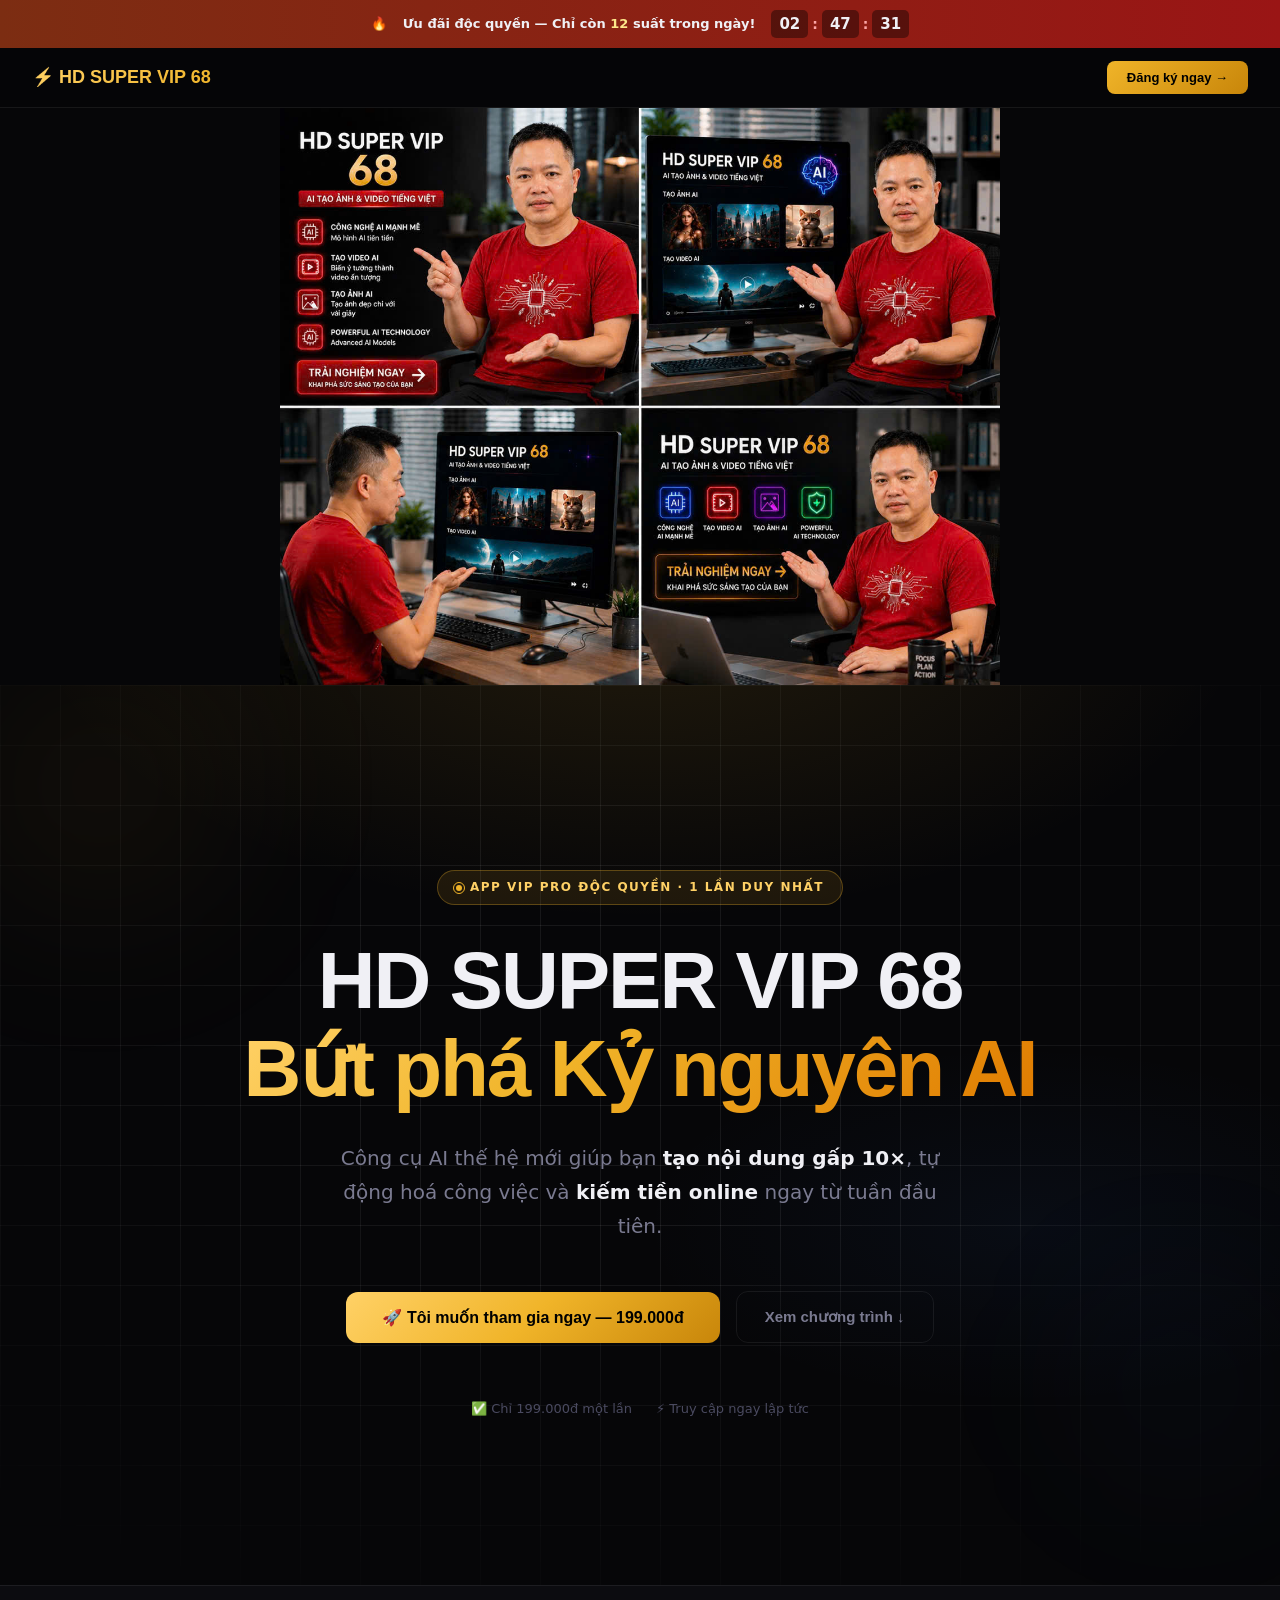
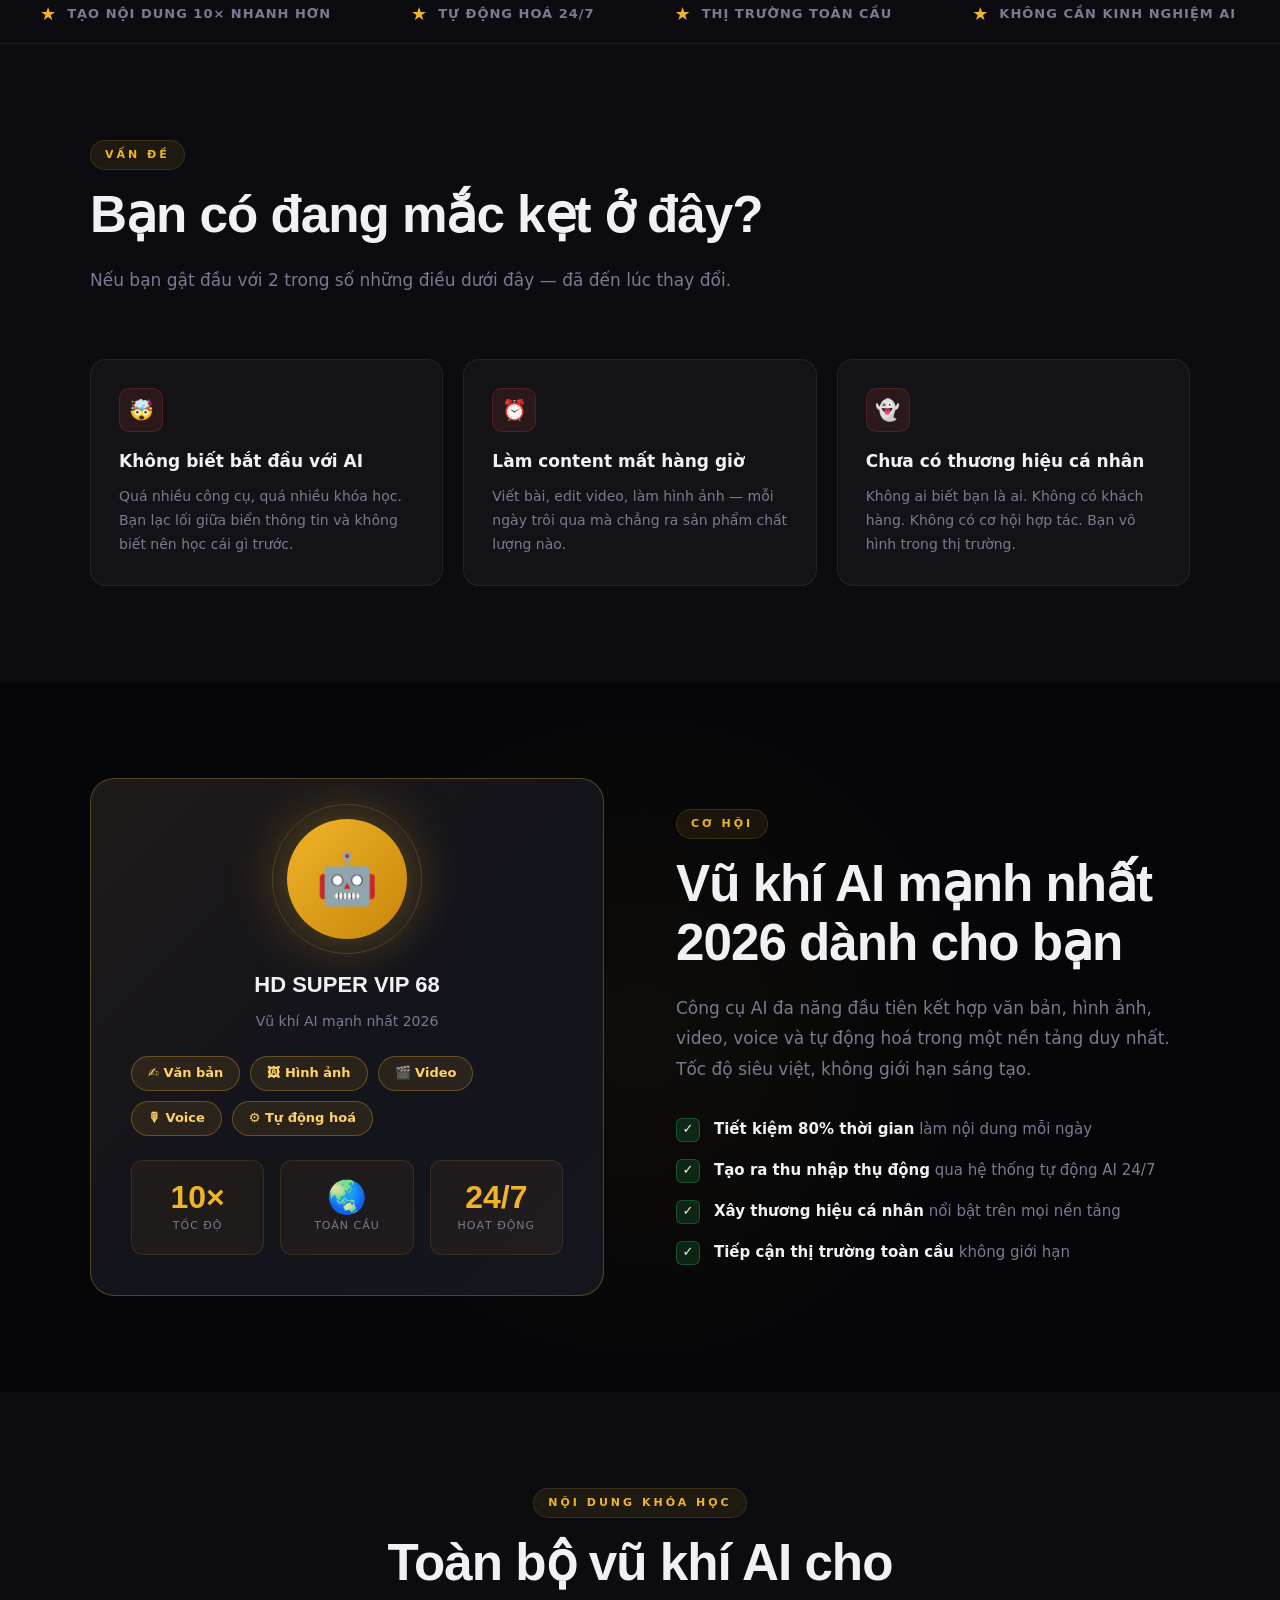
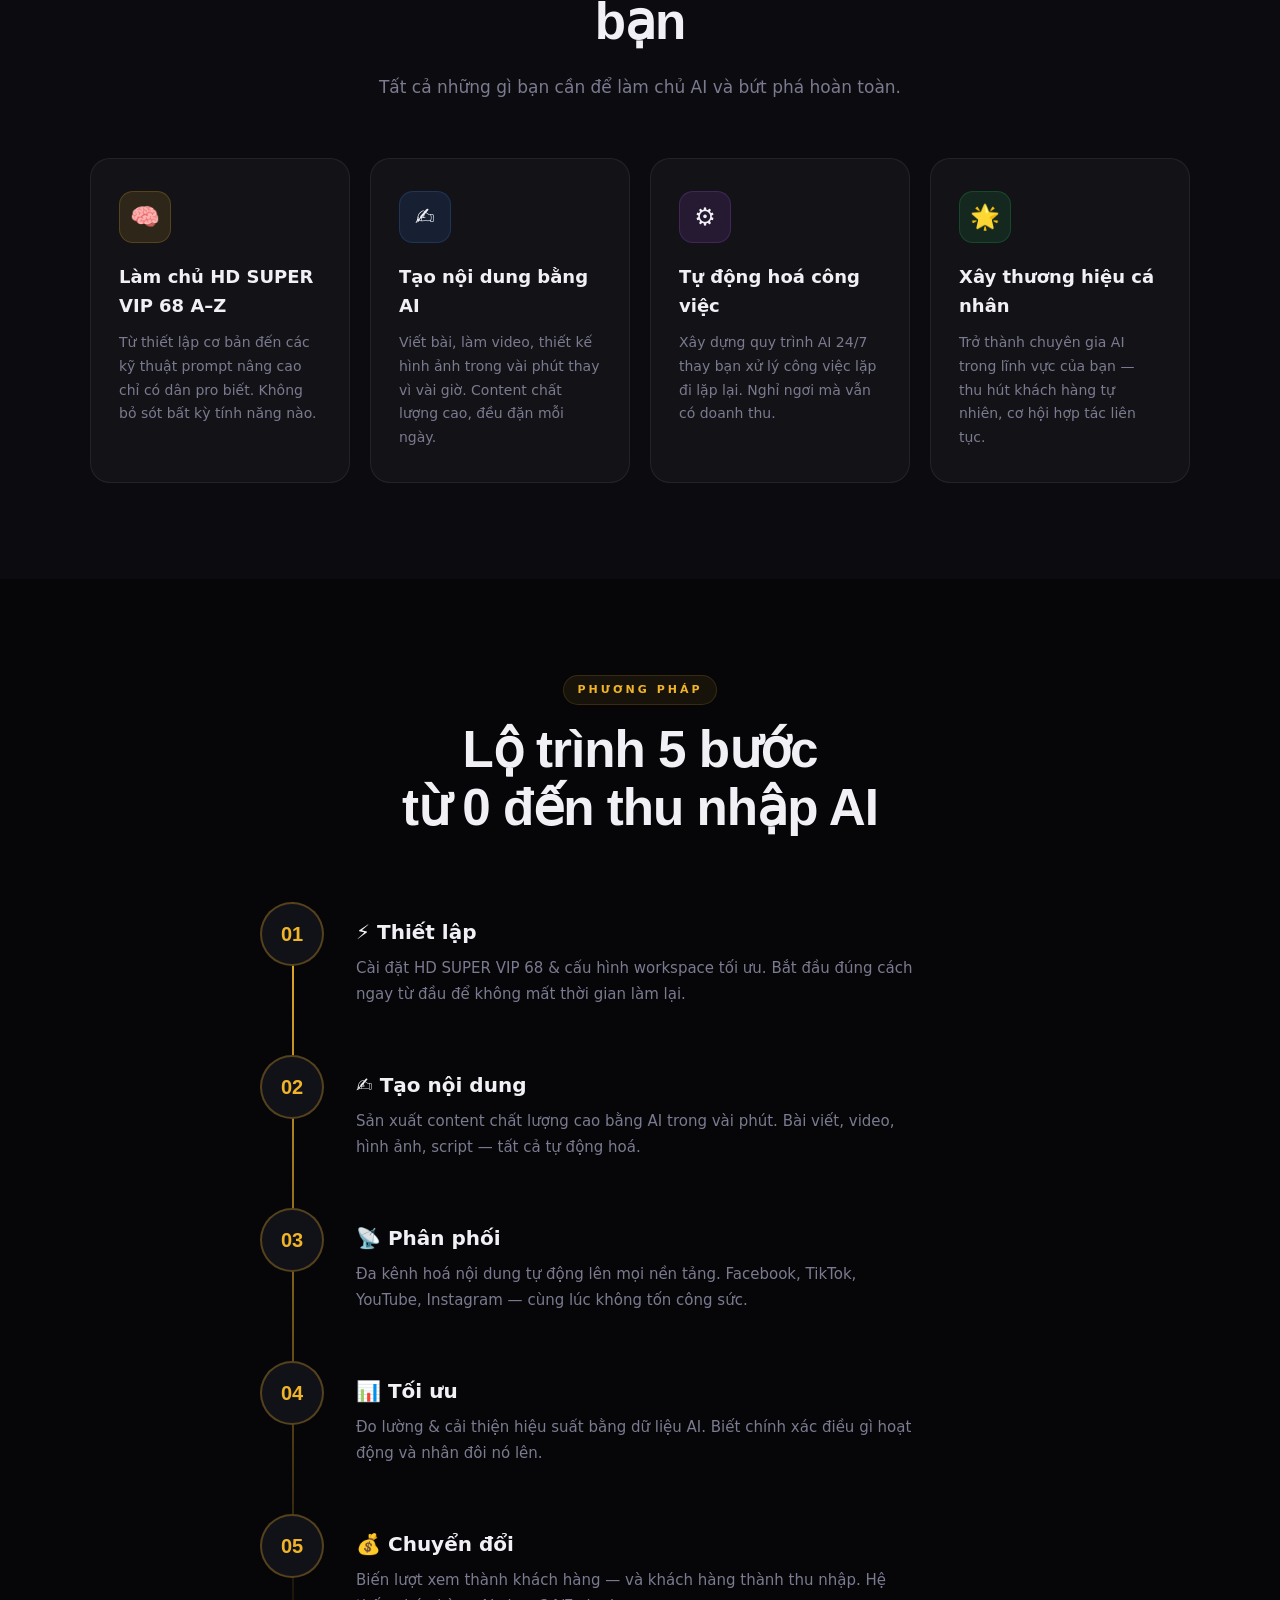
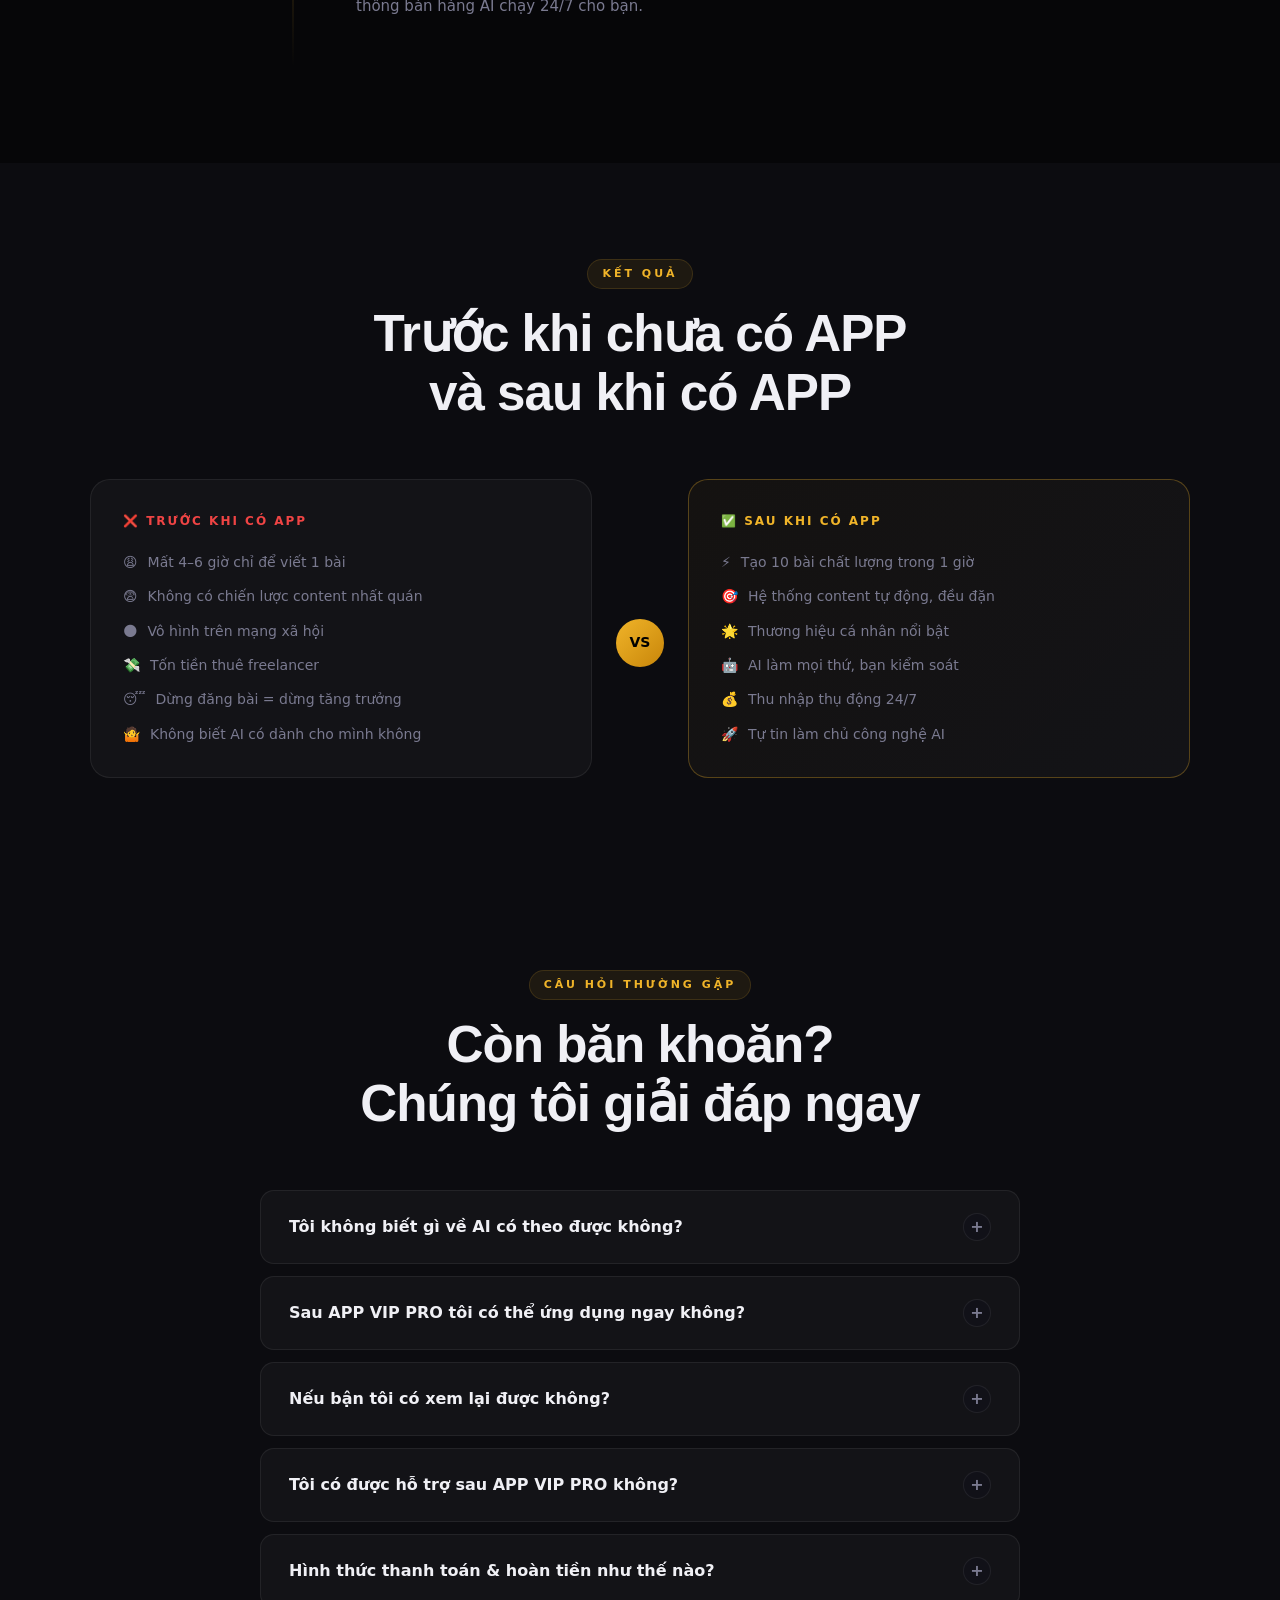
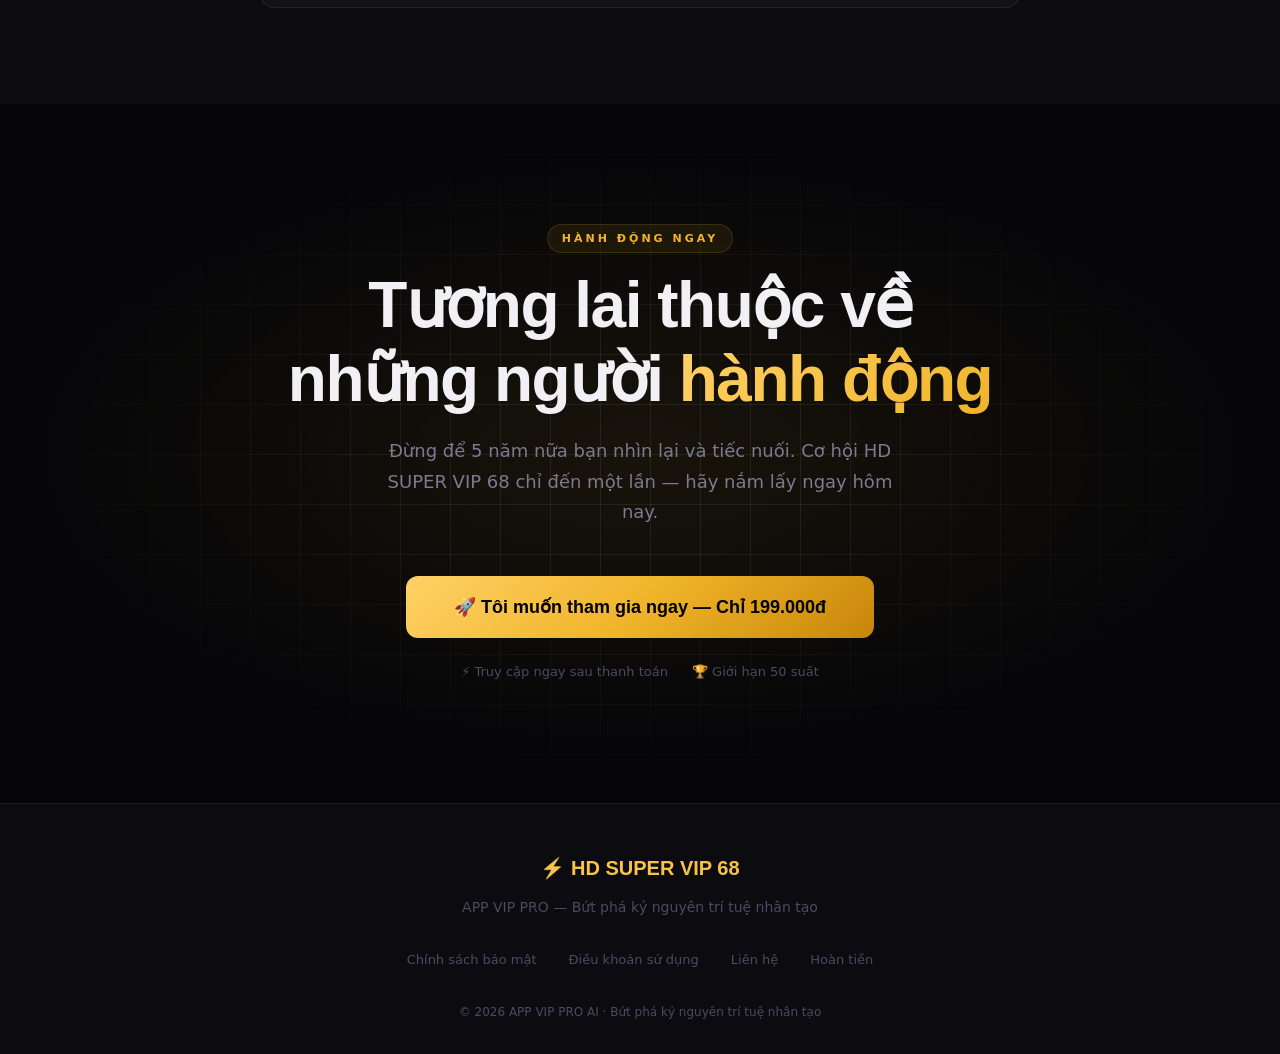
<file: Trang bán APP HD SUPER VIP 68.html>
<!DOCTYPE html>
<html lang="vi">
<head>
  <meta charset="UTF-8" />
  <meta name="viewport" content="width=device-width, initial-scale=1.0" />
  <title>HD SUPER VIP 68 &#8212; B&#7913;t Ph&#225; K&#7927; Nguy&#234;n AI | APP VIP PRO</title>
  <meta name="description" content="C&#244;ng c&#7909; AI th&#7871; h&#7879; m&#7899;i gi&#250;p b&#7841;n t&#7841;o n&#7897;i dung g&#7845;p 10 l&#7847;n, t&#7921; &#273;&#7897;ng ho&#225; c&#244;ng vi&#7879;c v&#224; ki&#7871;m ti&#7873;n online ngay t&#7915; tu&#7847;n &#273;&#7847;u ti&#234;n. Ch&#7881; 199.000&#273; &#8212; &#431;u &#273;&#227;i gi&#7899;i h&#7841;n 50 su&#7845;t." />
  <meta http-equiv="X-Frame-Options" content="DENY" />
  <meta name="referrer" content="no-referrer" />
  <meta http-equiv="Content-Security-Policy" content="default-src 'self'; script-src 'self' 'unsafe-inline'; style-src 'self' 'unsafe-inline' https://fonts.googleapis.com; font-src https://fonts.gstatic.com; img-src 'self' data:; connect-src 'self'; frame-ancestors 'none';" />
  <meta http-equiv="X-Content-Type-Options" content="nosniff" />
  <link rel="preconnect" href="https://fonts.googleapis.com" />
  <link rel="preconnect" href="https://fonts.gstatic.com" crossorigin />
  <link href="https://fonts.googleapis.com/css2?family=Inter:wght@300;400;500;600;700;800;900&family=Space+Grotesk:wght@400;500;600;700&display=swap" rel="stylesheet" />
  <link rel="stylesheet" href="style.css" />
</head>
<body>

<!-- TOPBAR -->
<div id="topbar">
  <span>&#128293;</span>
  <span>&#431;u &#273;&#227;i &#273;&#7897;c quy&#7873;n &#8212; Ch&#7881; c&#242;n <strong id="slots-left">12</strong> su&#7845;t trong ng&#224;y!</span>
  <div class="countdown-wrap">
    <span class="cd-box" id="cd-h">02</span>
    <span class="cd-sep">:</span>
    <span class="cd-box" id="cd-m">47</span>
    <span class="cd-sep">:</span>
    <span class="cd-box" id="cd-s">33</span>
  </div>
</div>

<!-- NAV -->
<nav>
  <a href="#" class="nav-logo">&#9889; HD SUPER VIP 68</a>
  <button class="nav-cta" onclick="openModal()">&#272;&#259;ng k&#253; ngay &rarr;</button>
</nav>

<!-- BANNER COLLAGE -->
<div id="banner-collage">
  <img src="banner-collage.jpg" alt="HD SUPER VIP 68 - AI T&#7841;o &#7842;nh &amp; Video Ti&#7871;ng Vi&#7879;t" />
</div>

<!-- HERO -->
<section id="hero">
  <div class="orb orb-1"></div>
  <div class="orb orb-2"></div>
  <div class="hero-content">
    <div class="hero-badge">
      <span class="dot"></span>
      APP VIP PRO &#272;&#7897;c Quy&#7873;n &middot; 1 L&#7847;n Duy Nh&#7845;t
    </div>
    <h1 class="hero-title">
      <span class="line1">HD SUPER VIP 68</span>
      <span class="gradient-text">B&#7913;t ph&#225; K&#7927; nguy&#234;n AI</span>
    </h1>
    <p class="hero-sub">
      C&#244;ng c&#7909; AI th&#7871; h&#7879; m&#7899;i gi&#250;p b&#7841;n <strong>t&#7841;o n&#7897;i dung g&#7845;p 10&times;</strong>,
      t&#7921; &#273;&#7897;ng ho&#225; c&#244;ng vi&#7879;c v&#224; <strong>ki&#7871;m ti&#7873;n online</strong> ngay t&#7915; tu&#7847;n &#273;&#7847;u ti&#234;n.
    </p>
    <div class="hero-cta-group">
      <button class="btn-gold" onclick="openModal()">&#128640; T&#244;i mu&#7889;n tham gia ngay &#8212; 199.000&#273;</button>
      <button class="btn-ghost" onclick="document.getElementById('steps').scrollIntoView({behavior:'smooth'})">Xem ch&#432;&#417;ng tr&#236;nh &#8595;</button>
    </div>
    <div class="hero-trust">
      <span>&#9989; Ch&#7881; 199.000&#273; m&#7897;t l&#7847;n</span>
      <span>&#9889; Truy c&#7853;p ngay l&#7853;p t&#7913;c</span>
    </div>
  </div>
</section>

<!-- TICKER -->
<div id="ticker">
  <div class="ticker-track">
    <span class="ticker-item"><span class="sep">&#9733;</span> T&#7841;o n&#7897;i dung 10&times; nhanh h&#417;n</span>
    <span class="ticker-item"><span class="sep">&#9733;</span> T&#7921; &#273;&#7897;ng ho&#225; 24/7</span>
    <span class="ticker-item"><span class="sep">&#9733;</span> Th&#7883; tr&#432;&#7901;ng to&#224;n c&#7847;u</span>
    <span class="ticker-item"><span class="sep">&#9733;</span> Kh&#244;ng c&#7847;n kinh nghi&#7879;m AI</span>
    <span class="ticker-item"><span class="sep">&#9733;</span> Video replay kh&#244;ng gi&#7899;i h&#7841;n</span>
    <span class="ticker-item"><span class="sep">&#9733;</span> H&#7895; tr&#7907; 30 ng&#224;y</span>
    <span class="ticker-item"><span class="sep">&#9733;</span> T&#7841;o n&#7897;i dung 10&times; nhanh h&#417;n</span>
    <span class="ticker-item"><span class="sep">&#9733;</span> T&#7921; &#273;&#7897;ng ho&#225; 24/7</span>
    <span class="ticker-item"><span class="sep">&#9733;</span> Th&#7883; tr&#432;&#7901;ng to&#224;n c&#7847;u</span>
    <span class="ticker-item"><span class="sep">&#9733;</span> Kh&#244;ng c&#7847;n kinh nghi&#7879;m AI</span>
    <span class="ticker-item"><span class="sep">&#9733;</span> Video replay kh&#244;ng gi&#7899;i h&#7841;n</span>
    <span class="ticker-item"><span class="sep">&#9733;</span> H&#7895; tr&#7907; 30 ng&#224;y</span>
  </div>
</div>

<!-- PROBLEM -->
<section id="problem">
  <div class="container">
    <div class="problem-intro reveal">
      <span class="section-eyebrow">V&#7845;n &#273;&#7873;</span>
      <h2 class="section-title">B&#7841;n c&#243; &#273;ang m&#7855;c k&#7865;t &#7903; &#273;&#226;y?</h2>
      <p class="section-desc">N&#7871;u b&#7841;n g&#7853;t &#273;&#7847;u v&#7899;i 2 trong s&#7889; nh&#7919;ng &#273;i&#7873;u d&#432;&#7899;i &#273;&#226;y &#8212; &#273;&#227; &#273;&#7871;n l&#250;c thay &#273;&#7893;i.</p>
    </div>
    <div class="problem-grid">
      <div class="problem-card reveal">
        <div class="problem-icon-wrap">&#129327;</div>
        <h3>Kh&#244;ng bi&#7871;t b&#7855;t &#273;&#7847;u v&#7899;i AI</h3>
        <p>Qu&#225; nhi&#7873;u c&#244;ng c&#7909;, qu&#225; nhi&#7873;u kh&#243;a h&#7885;c. B&#7841;n l&#7841;c l&#7889;i gi&#7919;a bi&#7875;n th&#244;ng tin v&#224; kh&#244;ng bi&#7871;t n&#234;n h&#7885;c c&#225;i g&#236; tr&#432;&#7899;c.</p>
      </div>
      <div class="problem-card reveal">
        <div class="problem-icon-wrap">&#9200;</div>
        <h3>L&#224;m content m&#7845;t h&#224;ng gi&#7901;</h3>
        <p>Vi&#7871;t b&#224;i, edit video, l&#224;m h&#236;nh &#7843;nh &#8212; m&#7895;i ng&#224;y tr&#244;i qua m&#224; ch&#7859;ng ra s&#7843;n ph&#7849;m ch&#7845;t l&#432;&#7907;ng n&#224;o.</p>
      </div>
      <div class="problem-card reveal">
        <div class="problem-icon-wrap">&#128123;</div>
        <h3>Ch&#432;a c&#243; th&#432;&#417;ng hi&#7879;u c&#225; nh&#226;n</h3>
        <p>Kh&#244;ng ai bi&#7871;t b&#7841;n l&#224; ai. Kh&#244;ng c&#243; kh&#225;ch h&#224;ng. Kh&#244;ng c&#243; c&#417; h&#7897;i h&#7907;p t&#225;c. B&#7841;n v&#244; h&#236;nh trong th&#7883; tr&#432;&#7901;ng.</p>
      </div>
    </div>
  </div>
</section>

<!-- SOLUTION -->
<section id="solution">
  <div class="container">
    <div class="solution-layout">
      <div class="solution-visual reveal">
        <div class="solution-card-3d">
          <div class="ai-orb">&#129302;</div>
          <div style="text-align:center;position:relative;z-index:1;">
            <h3 style="font-family:'Space Grotesk',sans-serif;font-size:22px;font-weight:700;margin-bottom:8px;">HD SUPER VIP 68</h3>
            <p style="font-size:14px;color:var(--text-muted);margin-bottom:16px;">V&#361; kh&#237; AI m&#7841;nh nh&#7845;t 2026</p>
            <div class="highlight-pills">
              <span class="pill">&#9997; V&#259;n b&#7843;n</span>
              <span class="pill">&#128444; H&#236;nh &#7843;nh</span>
              <span class="pill">&#127916; Video</span>
              <span class="pill">&#127897; Voice</span>
              <span class="pill">&#9881; T&#7921; &#273;&#7897;ng ho&#225;</span>
            </div>
          </div>
          <div class="solution-stats">
            <div class="sol-stat"><div class="val">10&times;</div><div class="lbl">T&#7889;c &#273;&#7897;</div></div>
            <div class="sol-stat"><div class="val">&#127759;</div><div class="lbl">To&#224;n c&#7847;u</div></div>
            <div class="sol-stat"><div class="val">24/7</div><div class="lbl">Ho&#7841;t &#273;&#7897;ng</div></div>
          </div>
        </div>
      </div>
      <div class="solution-text reveal">
        <span class="section-eyebrow">C&#417; h&#7897;i</span>
        <h2 class="section-title">V&#361; kh&#237; AI m&#7841;nh nh&#7845;t 2026 d&#224;nh cho b&#7841;n</h2>
        <p class="section-desc" style="margin-bottom:32px;">C&#244;ng c&#7909; AI &#273;a n&#259;ng &#273;&#7847;u ti&#234;n k&#7871;t h&#7907;p v&#259;n b&#7843;n, h&#236;nh &#7843;nh, video, voice v&#224; t&#7921; &#273;&#7897;ng ho&#225; trong m&#7897;t n&#7873;n t&#7843;ng duy nh&#7845;t. T&#7889;c &#273;&#7897; si&#234;u vi&#7879;t, kh&#244;ng gi&#7899;i h&#7841;n s&#225;ng t&#7841;o.</p>
        <ul class="benefit-list">
          <li>
            <span class="check-wrap">&#10003;</span>
            <span class="text"><strong>Ti&#7871;t ki&#7879;m 80% th&#7901;i gian</strong> l&#224;m n&#7897;i dung m&#7895;i ng&#224;y</span>
          </li>
          <li>
            <span class="check-wrap">&#10003;</span>
            <span class="text"><strong>T&#7841;o ra thu nh&#7853;p th&#7909; &#273;&#7897;ng</strong> qua h&#7879; th&#7889;ng t&#7921; &#273;&#7897;ng AI 24/7</span>
          </li>
          <li>
            <span class="check-wrap">&#10003;</span>
            <span class="text"><strong>X&#226;y th&#432;&#417;ng hi&#7879;u c&#225; nh&#226;n</strong> n&#7893;i b&#7853;t tr&#234;n m&#7885;i n&#7873;n t&#7843;ng</span>
          </li>
          <li>
            <span class="check-wrap">&#10003;</span>
            <span class="text"><strong>Ti&#7871;p c&#7853;n th&#7883; tr&#432;&#7901;ng to&#224;n c&#7847;u</strong> kh&#244;ng gi&#7899;i h&#7841;n</span>
          </li>
        </ul>
      </div>
    </div>
  </div>
</section>

<!-- FEATURES -->
<section id="features">
  <div class="container">
    <div class="reveal" style="text-align:center;max-width:600px;margin:0 auto;">
      <span class="section-eyebrow">N&#7897;i dung kh&#243;a h&#7885;c</span>
      <h2 class="section-title">To&#224;n b&#7897; v&#361; kh&#237; AI cho b&#7841;n</h2>
      <p class="section-desc">T&#7845;t c&#7843; nh&#7919;ng g&#236; b&#7841;n c&#7847;n &#273;&#7875; l&#224;m ch&#7911; AI v&#224; b&#7913;t ph&#225; ho&#224;n to&#224;n.</p>
    </div>
    <div class="features-grid">
      <div class="feat-card reveal">
        <div class="feat-icon gold">&#129504;</div>
        <h3 class="feat-title">L&#224;m ch&#7911; HD SUPER VIP 68 A&#8211;Z</h3>
        <p class="feat-desc">T&#7915; thi&#7871;t l&#7853;p c&#417; b&#7843;n &#273;&#7871;n c&#225;c k&#7929; thu&#7853;t prompt n&#226;ng cao ch&#7881; c&#243; d&#226;n pro bi&#7871;t. Kh&#244;ng b&#7887; s&#243;t b&#7845;t k&#7923; t&#237;nh n&#259;ng n&#224;o.</p>
      </div>
      <div class="feat-card reveal">
        <div class="feat-icon blue">&#9997;</div>
        <h3 class="feat-title">T&#7841;o n&#7897;i dung b&#7857;ng AI</h3>
        <p class="feat-desc">Vi&#7871;t b&#224;i, l&#224;m video, thi&#7871;t k&#7871; h&#236;nh &#7843;nh trong v&#224;i ph&#250;t thay v&#236; v&#224;i gi&#7901;. Content ch&#7845;t l&#432;&#7907;ng cao, &#273;&#7873;u &#273;&#7863;n m&#7895;i ng&#224;y.</p>
      </div>
      <div class="feat-card reveal">
        <div class="feat-icon purple">&#9881;</div>
        <h3 class="feat-title">T&#7921; &#273;&#7897;ng ho&#225; c&#244;ng vi&#7879;c</h3>
        <p class="feat-desc">X&#226;y d&#7921;ng quy tr&#236;nh AI 24/7 thay b&#7841;n x&#7917; l&#253; c&#244;ng vi&#7879;c l&#7863;p &#273;i l&#7863;p l&#7841;i. Ngh&#7881; ng&#417;i m&#224; v&#7851;n c&#243; doanh thu.</p>
      </div>
      <div class="feat-card reveal">
        <div class="feat-icon green">&#127775;</div>
        <h3 class="feat-title">X&#226;y th&#432;&#417;ng hi&#7879;u c&#225; nh&#226;n</h3>
        <p class="feat-desc">Tr&#7903; th&#224;nh chuy&#234;n gia AI trong l&#297;nh v&#7921;c c&#7911;a b&#7841;n &#8212; thu h&#250;t kh&#225;ch h&#224;ng t&#7921; nhi&#234;n, c&#417; h&#7897;i h&#7907;p t&#225;c li&#234;n t&#7909;c.</p>
      </div>
    </div>
  </div>
</section>

<!-- STEPS -->
<section id="steps">
  <div class="container-sm">
    <div class="reveal" style="text-align:center;">
      <span class="section-eyebrow">Ph&#432;&#417;ng ph&#225;p</span>
      <h2 class="section-title">L&#7897; tr&#236;nh 5 b&#432;&#7899;c<br>t&#7915; 0 &#273;&#7871;n thu nh&#7853;p AI</h2>
    </div>
    <div class="steps-timeline">
      <div class="step-item">
        <div class="step-num-wrap"><span class="step-num">01</span></div>
        <div class="step-content">
          <h3>&#9889; Thi&#7871;t l&#7853;p</h3>
          <p>C&#224;i &#273;&#7863;t HD SUPER VIP 68 &amp; c&#7845;u h&#236;nh workspace t&#7889;i &#432;u. B&#7855;t &#273;&#7847;u &#273;&#250;ng c&#225;ch ngay t&#7915; &#273;&#7847;u &#273;&#7875; kh&#244;ng m&#7845;t th&#7901;i gian l&#224;m l&#7841;i.</p>
        </div>
      </div>
      <div class="step-item">
        <div class="step-num-wrap"><span class="step-num">02</span></div>
        <div class="step-content">
          <h3>&#9997; T&#7841;o n&#7897;i dung</h3>
          <p>S&#7843;n xu&#7845;t content ch&#7845;t l&#432;&#7907;ng cao b&#7857;ng AI trong v&#224;i ph&#250;t. B&#224;i vi&#7871;t, video, h&#236;nh &#7843;nh, script &#8212; t&#7845;t c&#7843; t&#7921; &#273;&#7897;ng ho&#225;.</p>
        </div>
      </div>
      <div class="step-item">
        <div class="step-num-wrap"><span class="step-num">03</span></div>
        <div class="step-content">
          <h3>&#128225; Ph&#226;n ph&#7889;i</h3>
          <p>&#272;a k&#234;nh ho&#225; n&#7897;i dung t&#7921; &#273;&#7897;ng l&#234;n m&#7885;i n&#7873;n t&#7843;ng. Facebook, TikTok, YouTube, Instagram &#8212; c&#249;ng l&#250;c kh&#244;ng t&#7889;n c&#244;ng s&#7913;c.</p>
        </div>
      </div>
      <div class="step-item">
        <div class="step-num-wrap"><span class="step-num">04</span></div>
        <div class="step-content">
          <h3>&#128202; T&#7889;i &#432;u</h3>
          <p>&#272;o l&#432;&#7901;ng &amp; c&#7843;i thi&#7879;n hi&#7879;u su&#7845;t b&#7857;ng d&#7919; li&#7879;u AI. Bi&#7871;t ch&#237;nh x&#225;c &#273;i&#7873;u g&#236; ho&#7841;t &#273;&#7897;ng v&#224; nh&#226;n &#273;&#244;i n&#243; l&#234;n.</p>
        </div>
      </div>
      <div class="step-item">
        <div class="step-num-wrap"><span class="step-num">05</span></div>
        <div class="step-content">
          <h3>&#128176; Chuy&#7875;n &#273;&#7893;i</h3>
          <p>Bi&#7871;n l&#432;&#7907;t xem th&#224;nh kh&#225;ch h&#224;ng &#8212; v&#224; kh&#225;ch h&#224;ng th&#224;nh thu nh&#7853;p. H&#7879; th&#7889;ng b&#225;n h&#224;ng AI ch&#7841;y 24/7 cho b&#7841;n.</p>
        </div>
      </div>
    </div>
  </div>
</section>

<!-- RESULTS -->
<section id="results">
  <div class="container">
    <div class="reveal" style="text-align:center;max-width:600px;margin:0 auto;">
      <span class="section-eyebrow">K&#7871;t qu&#7843;</span>
      <h2 class="section-title">Tr&#432;&#7899;c khi ch&#432;a c&#243; APP<br>v&#224; sau khi c&#243; APP</h2>
    </div>
    <div class="comparison-grid reveal">
      <div class="comparison-side">
        <div class="compare-label red">&#10060; Tr&#432;&#7899;c khi c&#243; APP</div>
        <ul class="compare-items">
          <li><span>&#128553;</span> M&#7845;t 4&#8211;6 gi&#7901; ch&#7881; &#273;&#7875; vi&#7871;t 1 b&#224;i</li>
          <li><span>&#128552;</span> Kh&#244;ng c&#243; chi&#7871;n l&#432;&#7907;c content nh&#7845;t qu&#225;n</li>
          <li><span>&#127761;</span> V&#244; h&#236;nh tr&#234;n m&#7841;ng x&#227; h&#7897;i</li>
          <li><span>&#128184;</span> T&#7889;n ti&#7873;n thu&#234; freelancer</li>
          <li><span>&#128564;</span> D&#7915;ng &#273;&#259;ng b&#224;i = d&#7915;ng t&#259;ng tr&#432;&#7903;ng</li>
          <li><span>&#129335;</span> Kh&#244;ng bi&#7871;t AI c&#243; d&#224;nh cho m&#236;nh kh&#244;ng</li>
        </ul>
      </div>
      <div class="vs-divider">VS</div>
      <div class="comparison-side after">
        <div class="compare-label gold">&#9989; Sau khi c&#243; APP</div>
        <ul class="compare-items">
          <li><span>&#9889;</span> T&#7841;o 10 b&#224;i ch&#7845;t l&#432;&#7907;ng trong 1 gi&#7901;</li>
          <li><span>&#127919;</span> H&#7879; th&#7889;ng content t&#7921; &#273;&#7897;ng, &#273;&#7873;u &#273;&#7863;n</li>
          <li><span>&#127775;</span> Th&#432;&#417;ng hi&#7879;u c&#225; nh&#226;n n&#7893;i b&#7853;t</li>
          <li><span>&#129302;</span> AI l&#224;m m&#7885;i th&#7913;, b&#7841;n ki&#7875;m so&#225;t</li>
          <li><span>&#128176;</span> Thu nh&#7853;p th&#7909; &#273;&#7897;ng 24/7</li>
          <li><span>&#128640;</span> T&#7921; tin l&#224;m ch&#7911; c&#244;ng ngh&#7879; AI</li>
        </ul>
      </div>
    </div>
  </div>
</section>


<!-- FAQ -->
<section id="faq">
  <div class="container-sm">
    <div class="reveal" style="text-align:center;">
      <span class="section-eyebrow">C&#226;u h&#7887;i th&#432;&#7901;ng g&#7863;p</span>
      <h2 class="section-title">C&#242;n b&#259;n kho&#259;n?<br>Ch&#250;ng t&#244;i gi&#7843;i &#273;&#225;p ngay</h2>
    </div>
    <div class="faq-list reveal">
      <div class="faq-item" id="faq-1">
        <div class="faq-q" onclick="toggleFaq('faq-1')">
          <span>T&#244;i kh&#244;ng bi&#7871;t g&#236; v&#7873; AI c&#243; theo &#273;&#432;&#7907;c kh&#244;ng?</span>
          <span class="faq-icon">+</span>
        </div>
        <div class="faq-a">Ho&#224;n to&#224;n &#273;&#432;&#7907;c. APP VIP PRO thi&#7871;t k&#7871; t&#7915; con s&#7889; 0, h&#432;&#7899;ng d&#7851;n t&#7915;ng b&#432;&#7899;c c&#7909; th&#7875;, d&#7877; hi&#7875;u cho ng&#432;&#7901;i m&#7899;i b&#7855;t &#273;&#7847;u. B&#7841;n c&#243; t&#224;i li&#7879;u k&#232;m video replay xem l&#7841;i b&#7845;t c&#7913; l&#250;c n&#224;o.</div>
      </div>
      <div class="faq-item" id="faq-2">
        <div class="faq-q" onclick="toggleFaq('faq-2')">
          <span>Sau APP VIP PRO t&#244;i c&#243; th&#7875; &#7913;ng d&#7909;ng ngay kh&#244;ng?</span>
          <span class="faq-icon">+</span>
        </div>
        <div class="faq-a">C&#243;. B&#7841;n s&#7869; th&#7921;c h&#224;nh tr&#7921;c ti&#7871;p tr&#234;n HD SUPER VIP 68 trong qu&#225; tr&#236;nh h&#7885;c v&#224; mang v&#7873; quy tr&#236;nh &#225;p d&#7909;ng &#273;&#432;&#7907;c ngay h&#244;m sau. Kh&#244;ng l&#253; thuy&#7871;t su&#244;ng, 100% th&#7921;c chi&#7871;n.</div>
      </div>
      <div class="faq-item" id="faq-3">
        <div class="faq-q" onclick="toggleFaq('faq-3')">
          <span>N&#7871;u b&#7853;n t&#244;i c&#243; xem l&#7841;i &#273;&#432;&#7907;c kh&#244;ng?</span>
          <span class="faq-icon">+</span>
        </div>
        <div class="faq-a">To&#224;n b&#7897; b&#224;i h&#7885;c &#273;&#432;&#7907;c ghi h&#236;nh. B&#7841;n nh&#7853;n tr&#7885;n video replay xem l&#7841;i kh&#244;ng gi&#7899;i h&#7841;n. H&#7885;c theo t&#7889;c &#273;&#7897; c&#7911;a ri&#234;ng b&#7841;n, kh&#244;ng &#225;p l&#7921;c v&#7873; th&#7901;i gian.</div>
      </div>
      <div class="faq-item" id="faq-4">
        <div class="faq-q" onclick="toggleFaq('faq-4')">
          <span>T&#244;i c&#243; &#273;&#432;&#7907;c h&#7895; tr&#7907; sau APP VIP PRO kh&#244;ng?</span>
          <span class="faq-icon">+</span>
        </div>
        <div class="faq-a">C&#243;. B&#7841;n &#273;&#432;&#7907;c tham gia c&#7897;ng &#273;&#7891;ng ri&#234;ng, h&#7887;i &#273;&#225;p tr&#7921;c ti&#7871;p c&#249;ng Ho&#224;ng D&#432;&#417;ng trong 30 ng&#224;y. M&#7885;i th&#7855;c m&#7855;c &#273;&#7873;u &#273;&#432;&#7907;c gi&#7843;i &#273;&#225;p k&#7883;p th&#7901;i.</div>
      </div>
      <div class="faq-item" id="faq-5">
        <div class="faq-q" onclick="toggleFaq('faq-5')">
          <span>H&#236;nh th&#7913;c thanh to&#225;n &amp; ho&#224;n ti&#7873;n nh&#432; th&#7871; n&#224;o?</span>
          <span class="faq-icon">+</span>
        </div>
        <div class="faq-a">Thanh to&#225;n qua chuy&#7875;n kho&#7843;n ng&#226;n h&#224;ng, nhanh ch&#243;ng v&#224; an to&#224;n.</div>
      </div>
    </div>
  </div>
</section>

<!-- FINAL CTA -->
<section id="cta-final">
  <div class="cta-content reveal">
    <span class="section-eyebrow">H&#224;nh &#273;&#7897;ng ngay</span>
    <h2 class="cta-final-title">
      T&#432;&#417;ng lai thu&#7897;c v&#7873;<br>
      nh&#7919;ng ng&#432;&#7901;i <span style="background:linear-gradient(135deg,var(--gold-light),var(--gold));-webkit-background-clip:text;-webkit-text-fill-color:transparent;background-clip:text;">h&#224;nh &#273;&#7897;ng</span>
    </h2>
    <p class="cta-final-desc">&#272;&#7915;ng &#273;&#7875; 5 n&#259;m n&#7919;a b&#7841;n nh&#236;n l&#7841;i v&#224; ti&#7871;c nu&#7889;i. C&#417; h&#7897;i HD SUPER VIP 68 ch&#7881; &#273;&#7871;n m&#7897;t l&#7847;n &#8212; h&#227;y n&#7855;m l&#7845;y ngay h&#244;m nay.</p>
    <button class="btn-gold" style="font-size:18px;padding:20px 48px;" onclick="openModal()">
      &#128640; T&#244;i mu&#7889;n tham gia ngay &#8212; Ch&#7881; 199.000&#273;
    </button>
    <div class="hero-trust" style="margin-top:24px;">
      <span>&#9889; Truy c&#7853;p ngay sau thanh to&#225;n</span>
      <span>&#127942; Gi&#7899;i h&#7841;n 50 su&#7845;t</span>
    </div>
  </div>
</section>

<!-- FOOTER -->
<footer>
  <div class="footer-logo">&#9889; HD SUPER VIP 68</div>
  <div class="footer-tagline">APP VIP PRO &#8212; B&#7913;t ph&#225; k&#7927; nguy&#234;n tr&#237; tu&#7879; nh&#226;n t&#7841;o</div>
  <div class="footer-links-row">
    <a href="#" onclick="openInfoModal('modal-privacy');return false;">Ch&#237;nh s&#225;ch b&#7843;o m&#7853;t</a>
    <a href="#" onclick="openInfoModal('modal-terms');return false;">&#272;i&#7873;u kho&#7843;n s&#7917; d&#7909;ng</a>
    <a href="#" onclick="openInfoModal('modal-contact');return false;">Li&#234;n h&#7879;</a>
    <a href="#">Ho&#224;n ti&#7873;n</a>
  </div>
  <div class="footer-copy">&copy; 2026 APP VIP PRO AI &middot; B&#7913;t ph&#225; k&#7927; nguy&#234;n tr&#237; tu&#7879; nh&#226;n t&#7841;o</div>
</footer>

<!-- MODAL CHÍNH SÁCH BẢO MẬT -->
<div class="modal-overlay info-modal" id="modal-privacy" onclick="handleInfoOverlayClick(event,'modal-privacy')">
  <div class="modal" style="max-height:80vh;overflow-y:auto;">
    <div class="modal-top-bar"></div>
    <div class="modal-inner">
      <button class="modal-close" onclick="closeInfoModal('modal-privacy')">&#10005;</button>
      <h2 style="font-size:20px;font-weight:700;margin-bottom:20px;">Ch&#237;nh s&#225;ch b&#7843;o m&#7853;t</h2>
      <div style="font-size:14px;color:var(--text-muted);line-height:1.8;">
        <p style="margin-bottom:14px;"><strong style="color:var(--text);">1. Th&#244;ng tin thu th&#7853;p</strong><br>
        Ch&#250;ng t&#244;i ch&#7881; thu th&#7853;p th&#244;ng tin b&#7841;n ch&#7911; &#273;&#7897;ng cung c&#7845;p khi li&#234;n h&#7879; qua Zalo ho&#7863;c email, bao g&#7891;m: h&#7885; t&#234;n, s&#7889; &#273;i&#7879;n tho&#7841;i v&#224; n&#7897;i dung tin nh&#7855;n.</p>
        <p style="margin-bottom:14px;"><strong style="color:var(--text);">2. M&#7909;c &#273;&#237;ch s&#7917; d&#7909;ng</strong><br>
        Th&#244;ng tin ch&#7881; &#273;&#432;&#7907;c d&#249;ng &#273;&#7875; x&#225;c nh&#7853;n thanh to&#225;n, g&#7917;i t&#224;i li&#7879;u kh&#243;a h&#7885;c v&#224; h&#7895; tr&#7907; trong qu&#225; tr&#236;nh h&#7885;c. Kh&#244;ng d&#249;ng v&#224;o b&#7845;t k&#7923; m&#7909;c &#273;&#237;ch th&#432;&#417;ng m&#7841;i n&#224;o kh&#225;c.</p>
        <p style="margin-bottom:14px;"><strong style="color:var(--text);">3. Chia s&#7867; th&#244;ng tin</strong><br>
        Ch&#250;ng t&#244;i cam k&#7871;t kh&#244;ng chia s&#7867;, b&#225;n ho&#7863;c chuy&#7875;n giao th&#244;ng tin c&#7911;a b&#7841;n cho b&#234;n th&#7913; ba d&#432;&#7899;i b&#7845;t k&#7923; h&#236;nh th&#7913;c n&#224;o.</p>
        <p style="margin-bottom:14px;"><strong style="color:var(--text);">4. B&#7843;o m&#7853;t</strong><br>
        Th&#244;ng tin c&#7911;a b&#7841;n &#273;&#432;&#7907;c b&#7843;o v&#7879; v&#224; ch&#7881; ng&#432;&#7901;i ph&#7909; tr&#225;ch kh&#243;a h&#7885;c m&#7899;i c&#243; quy&#7873;n truy c&#7853;p.</p>
        <p><strong style="color:var(--text);">5. Li&#234;n h&#7879;</strong><br>
        N&#7871;u c&#243; th&#7855;c m&#7855;c v&#7873; ch&#237;nh s&#225;ch b&#7843;o m&#7853;t, vui l&#242;ng li&#234;n h&#7879; Zalo: <strong style="color:var(--gold);">0979812338</strong></p>
      </div>
    </div>
  </div>
</div>

<!-- MODAL ĐIỀU KHOẢN SỬ DỤNG -->
<div class="modal-overlay info-modal" id="modal-terms" onclick="handleInfoOverlayClick(event,'modal-terms')">
  <div class="modal" style="max-height:80vh;overflow-y:auto;">
    <div class="modal-top-bar"></div>
    <div class="modal-inner">
      <button class="modal-close" onclick="closeInfoModal('modal-terms')">&#10005;</button>
      <h2 style="font-size:20px;font-weight:700;margin-bottom:20px;">&#272;i&#7873;u kho&#7843;n s&#7917; d&#7909;ng</h2>
      <div style="font-size:14px;color:var(--text-muted);line-height:1.8;">
        <p style="margin-bottom:14px;"><strong style="color:var(--text);">1. &#272;i&#7873;u ki&#7879;n tham gia</strong><br>
        B&#7841;n c&#7847;n t&#7915; 18 tu&#7893;i tr&#7903; l&#234;n ho&#7863;c c&#243; s&#7921; &#273;&#7891;ng &#253; c&#7911;a ph&#7909; huynh. Vi&#7879;c thanh to&#225;n &#273;&#7891;ng ngh&#297;a b&#7841;n &#273;&#227; &#273;&#7885;c v&#224; ch&#7845;p thu&#7853;n c&#225;c &#273;i&#7873;u kho&#7843;n n&#224;y.</p>
        <p style="margin-bottom:14px;"><strong style="color:var(--text);">2. Quy&#7873;n s&#7903; h&#7919;u n&#7897;i dung</strong><br>
        To&#224;n b&#7897; t&#224;i li&#7879;u, video v&#224; n&#7897;i dung kh&#243;a h&#7885;c thu&#7897;c quy&#7873;n s&#7903; h&#7919;u c&#7911;a HD SUPER VIP 68. Nghiem c&#7845;m sao ch&#233;p, chia s&#7867; hay b&#225;n l&#7841;i d&#432;&#7899;i m&#7885;i h&#236;nh th&#7913;c.</p>
        <p style="margin-bottom:14px;"><strong style="color:var(--text);">3. Ch&#237;nh s&#225;ch thanh to&#225;n</strong><br>
        Thanh to&#225;n qua chuy&#7875;n kho&#7843;n ng&#226;n h&#224;ng. Sau khi x&#225;c nh&#7853;n, link tham gia s&#7869; &#273;&#432;&#7907;c g&#7917;i trong v&#242;ng 15&#8211;30 ph&#250;t qua Zalo.</p>
        <p style="margin-bottom:14px;"><strong style="color:var(--text);">4. Tr&#225;ch nhi&#7879;m c&#7911;a h&#7885;c vi&#234;n</strong><br>
        B&#7841;n cam k&#7871;t tham gia h&#7885;c nghi&#234;m t&#250;c, kh&#244;ng ph&#225; v&#7905; quy t&#7855;c c&#7897;ng &#273;&#7891;ng v&#224; kh&#244;ng ph&#225;t t&#225;n n&#7897;i dung tr&#225;i ph&#233;p.</p>
        <p><strong style="color:var(--text);">5. Thay &#273;&#7893;i &#273;i&#7873;u kho&#7843;n</strong><br>
        Ch&#250;ng t&#244;i c&#243; quy&#7873;n c&#7853;p nh&#7853;t &#273;i&#7873;u kho&#7843;n b&#7845;t k&#7923; l&#250;c n&#224;o. M&#7885;i thay &#273;&#7893;i s&#7869; &#273;&#432;&#7907;c th&#244;ng b&#225;o qua k&#234;nh Zalo ch&#237;nh th&#7913;c.</p>
      </div>
    </div>
  </div>
</div>

<!-- MODAL LIÊN HỆ -->
<div class="modal-overlay info-modal" id="modal-contact" onclick="handleInfoOverlayClick(event,'modal-contact')">
  <div class="modal" style="max-height:80vh;overflow-y:auto;">
    <div class="modal-top-bar"></div>
    <div class="modal-inner">
      <button class="modal-close" onclick="closeInfoModal('modal-contact')">&#10005;</button>
      <h2 style="font-size:20px;font-weight:700;margin-bottom:20px;">Li&#234;n h&#7879;</h2>
      <div class="bank-info" style="margin-bottom:24px;">
        <div class="bank-row">
          <span class="bl">&#128241; Zalo</span>
          <span class="bv">0979812338 <button class="copy-btn" onclick="copyText('0979812338',this)">Sao ch&#233;p</button></span>
        </div>
        <div class="bank-row">
          <span class="bl">&#128140; Email</span>
          <span class="bv" style="font-size:13px;">hoangduong56879@gmail.com <button class="copy-btn" onclick="copyText('hoangduong56879@gmail.com',this)">Sao ch&#233;p</button></span>
        </div>
        <div class="bank-row">
          <span class="bl">&#128336; H&#7895; tr&#7907;</span>
          <span class="bv">8:00 &#8211; 22:00 h&#224;ng ng&#224;y</span>
        </div>
      </div>
      <a href="https://zalo.me/0979812338" target="_blank" rel="noopener noreferrer" class="zalo-btn">
        <span style="font-size:20px;">&#128153;</span> Nh&#7855;n Zalo ngay
      </a>
    </div>
  </div>
</div>

<!-- MODAL -->
<div class="modal-overlay" id="payModal" onclick="handleOverlayClick(event)">
  <div class="modal">
    <div class="modal-top-bar"></div>
    <div class="modal-inner">
      <button class="modal-close" onclick="closeModal()">&#10005;</button>
      <div class="modal-steps">
        <div class="modal-step active" id="ms-1" onclick="goStep(1)">
          <span class="step-emoji">&#128241;</span>Qu&#233;t QR
        </div>
        <div class="modal-step" id="ms-2" onclick="goStep(2)">
          <span class="step-emoji">&#128172;</span>Nh&#7855;n Zalo
        </div>
        <div class="modal-step" id="ms-3" onclick="goStep(3)">
          <span class="step-emoji">&#127881;</span>Ho&#224;n t&#7845;t
        </div>
      </div>

      <!-- Step 1: QR Payment -->
      <div class="modal-panel active" id="mp-1">
        <div style="text-align:center;margin-bottom:20px;">
          <div style="font-size:14px;color:var(--text-muted);margin-bottom:8px;">Qu&#233;t b&#7857;ng app ng&#226;n h&#224;ng</div>
          <div class="qr-area">
            <img src="qr-payment.png" alt="QR Thanh to&#225;n MB Bank" style="width:228px;height:228px;object-fit:contain;display:block;margin:0 auto;" />
          </div>
        </div>
        <div class="bank-info">
          <div class="bank-row">
            <span class="bl">Ng&#226;n h&#224;ng</span>
            <span class="bv">&#127974; MB Bank</span>
          </div>
          <div class="bank-row">
            <span class="bl">Ch&#7911; t&#224;i kho&#7843;n</span>
            <span class="bv">HOANG DUONG</span>
          </div>
          <div class="bank-row">
            <span class="bl">STK / S&#272;T</span>
            <span class="bv">0979812338 <button class="copy-btn" onclick="copyText('0979812338',this)">Sao ch&#233;p</button></span>
          </div>
          <div class="bank-row">
            <span class="bl">S&#7889; ti&#7873;n</span>
            <span class="bv price-val">199.000&#273;</span>
          </div>
          <div class="bank-row">
            <span class="bl">N&#7897;i dung CK</span>
            <span class="bv" style="font-size:13px;">GEMINI VIP <button class="copy-btn" onclick="copyText('GEMINI VIP',this)">Sao ch&#233;p</button></span>
          </div>
        </div>
        <p class="modal-note">Sau khi chuy&#7875;n kho&#7843;n, b&#7845;m ti&#7871;p &#273;&#7875; nh&#7855;n Zalo x&#225;c nh&#7853;n v&#224; nh&#7853;n link tham gia.</p>
        <button class="btn-gold-full" style="margin-top:16px;animation:none;" onclick="goStep(2)">&#272;&#227; chuy&#7875;n kho&#7843;n &rarr; Ti&#7871;p theo</button>
      </div>

      <!-- Step 2: Zalo -->
      <div class="modal-panel" id="mp-2">
        <div style="text-align:center;padding:20px 0;">
          <div style="font-size:64px;margin-bottom:16px;">&#128172;</div>
          <h3 style="font-size:20px;font-weight:700;margin-bottom:12px;">Nh&#7855;n Zalo x&#225;c nh&#7853;n</h3>
          <p class="modal-note" style="margin-bottom:24px;">Nh&#7855;n tin Zalo s&#7889; <strong>0979812338</strong> &#273;&#7875; x&#225;c nh&#7853;n v&#224; nh&#7853;n link tham gia kh&#243;a h&#7885;c ngay.</p>
          <div class="bank-info" style="text-align:left;">
            <div class="bank-row">
              <span class="bl">S&#7889; Zalo</span>
              <span class="bv">0979812338 <button class="copy-btn" onclick="copyText('0979812338',this)">Sao ch&#233;p</button></span>
            </div>
            <div class="bank-row">
              <span class="bl">N&#7897;i dung</span>
              <span class="bv" style="font-size:13px;">T&#244;i &#273;&#227; CK 199k - GEMINI VIP</span>
            </div>
          </div>
          <a href="https://zalo.me/0979812338" target="_blank" rel="noopener noreferrer" class="zalo-btn">
            <span style="font-size:20px;">&#128153;</span> M&#7903; Zalo ngay
          </a>
          <button style="background:none;border:none;color:var(--text-muted);font-size:14px;cursor:pointer;margin-top:16px;font-family:'Inter',sans-serif;display:block;width:100%;text-align:center;" onclick="goStep(3)">&#272;&#227; nh&#7855;n Zalo &rarr;</button>
        </div>
      </div>

      <!-- Step 3: Done -->
      <div class="modal-panel" id="mp-3">
        <div class="modal-success">
          <div class="success-icon">&#127881;</div>
          <h3>Ch&#224;o m&#7915;ng b&#7841;n gia nh&#7853;p!</h3>
          <p>Nh&#7853;p <strong style="color:var(--gold);">m&#7853;t kh&#7849;u</strong> Ho&#224;ng D&#432;&#417;ng g&#7917;i qua Zalo &#273;&#7875; truy c&#7853;p APP.</p>
          <div style="margin-top:20px;">
            <input id="app-password" type="password" placeholder="Nh&#7853;p m&#7853;t kh&#7849;u..." style="width:100%;padding:12px 16px;border-radius:10px;border:1px solid var(--border-gold);background:var(--bg-2);color:var(--text);font-size:16px;outline:none;text-align:center;letter-spacing:4px;" />
            <div id="pw-error" style="color:var(--red);font-size:13px;margin-top:8px;display:none;">&#10007; M&#7853;t kh&#7849;u kh&#244;ng &#273;&#250;ng, vui l&#242;ng th&#7917; l&#7841;i.</div>
          </div>
          <button class="btn-gold-full" style="margin-top:16px;animation:none;" onclick="checkPassword()">&#128640; Truy c&#7853;p APP ngay</button>
          <button class="btn-gold-full" style="margin-top:12px;animation:none;background:transparent;border:1px solid var(--border);color:var(--text-muted);font-size:13px;" onclick="closeModal()">&#10003; &#272;&#243;ng</button>
        </div>
      </div>
    </div>
  </div>
</div>

<script>
  // Countdown Timer
  (function() {
    var t = 2*3600 + 47*60 + 33;
    var h = document.getElementById('cd-h');
    var m = document.getElementById('cd-m');
    var s = document.getElementById('cd-s');
    setInterval(function() {
      if (t <= 0) { t = 3*3600; return; }
      t--;
      h.textContent = String(Math.floor(t/3600)).padStart(2,'0');
      m.textContent = String(Math.floor((t%3600)/60)).padStart(2,'0');
      s.textContent = String(t%60).padStart(2,'0');
    }, 1000);
  })();

  // Modal
  function openModal() {
    document.getElementById('payModal').classList.add('open');
    document.body.style.overflow = 'hidden';
    goStep(1);
  }
  function closeModal() {
    document.getElementById('payModal').classList.remove('open');
    document.body.style.overflow = '';
  }
  function handleOverlayClick(e) {
    if (e.target === document.getElementById('payModal')) closeModal();
  }
  function checkPassword() {
    var input = document.getElementById('app-password').value.trim();
    var err = document.getElementById('pw-error');
    if (input === '666888') {
      window.open('https://docs.google.com/document/d/1hUJ2ecKw0pRMTkNNlh2SM3JArR_h7XlRwJPBb7YrN-w/edit?tab=t.0', '_blank', 'noopener,noreferrer');
      err.style.display = 'none';
    } else {
      err.style.display = 'block';
      document.getElementById('app-password').value = '';
    }
  }

  function goStep(n) {
    [1,2,3].forEach(function(i) {
      document.getElementById('ms-'+i).classList.toggle('active', i===n);
      document.getElementById('mp-'+i).classList.toggle('active', i===n);
    });
  }

  // Copy
  function copyText(text, btn) {
    var orig = btn.textContent;
    function flash() {
      btn.textContent = 'Done';
      btn.style.color = 'var(--green)';
      setTimeout(function() { btn.textContent = orig; btn.style.color = ''; }, 2000);
    }
    if (navigator.clipboard && window.isSecureContext) {
      navigator.clipboard.writeText(text).then(flash).catch(function() {
        fallbackCopy(text); flash();
      });
    } else {
      fallbackCopy(text); flash();
    }
  }
  function fallbackCopy(text) {
    var ta = document.createElement('textarea');
    ta.value = text;
    ta.style.cssText = 'position:fixed;opacity:0;pointer-events:none;';
    document.body.appendChild(ta);
    ta.select();
    try { document.execCommand('copy'); } catch(e) {}
    document.body.removeChild(ta);
  }

  // FAQ
  function toggleFaq(id) {
    var item = document.getElementById(id);
    var isOpen = item.classList.contains('open');
    document.querySelectorAll('.faq-item').forEach(function(el) { el.classList.remove('open'); });
    if (!isOpen) item.classList.add('open');
  }

  // Scroll Reveal
  var obs = new IntersectionObserver(function(entries) {
    entries.forEach(function(entry) {
      if (entry.isIntersecting) entry.target.classList.add('visible');
    });
  }, { threshold: 0.1, rootMargin: '0px 0px -40px 0px' });
  document.querySelectorAll('.reveal').forEach(function(el) { obs.observe(el); });

  // Steps reveal with stagger
  var sObs = new IntersectionObserver(function(entries) {
    entries.forEach(function(entry, i) {
      if (entry.isIntersecting) {
        setTimeout(function() { entry.target.classList.add('visible'); }, i * 120);
      }
    });
  }, { threshold: 0.1 });
  document.querySelectorAll('.step-item').forEach(function(el) { sObs.observe(el); });

  // Info modals
  function openInfoModal(id) {
    document.getElementById(id).classList.add('open');
    document.body.style.overflow = 'hidden';
  }
  function closeInfoModal(id) {
    document.getElementById(id).classList.remove('open');
    document.body.style.overflow = '';
  }
  function handleInfoOverlayClick(e, id) {
    if (e.target === document.getElementById(id)) closeInfoModal(id);
  }

  // ESC to close
  document.addEventListener('keydown', function(e) {
    if (e.key === 'Escape') {
      closeModal();
      ['modal-privacy','modal-terms','modal-contact'].forEach(closeInfoModal);
    }
  });

  // Slots counter
  var sl = document.getElementById('slots-left');
  var sc = 12;
  setInterval(function() {
    if (sc > 3 && Math.random() < 0.08) { sc--; sl.textContent = sc; }
  }, 8000);
</script>
</body>
</html>
</file>
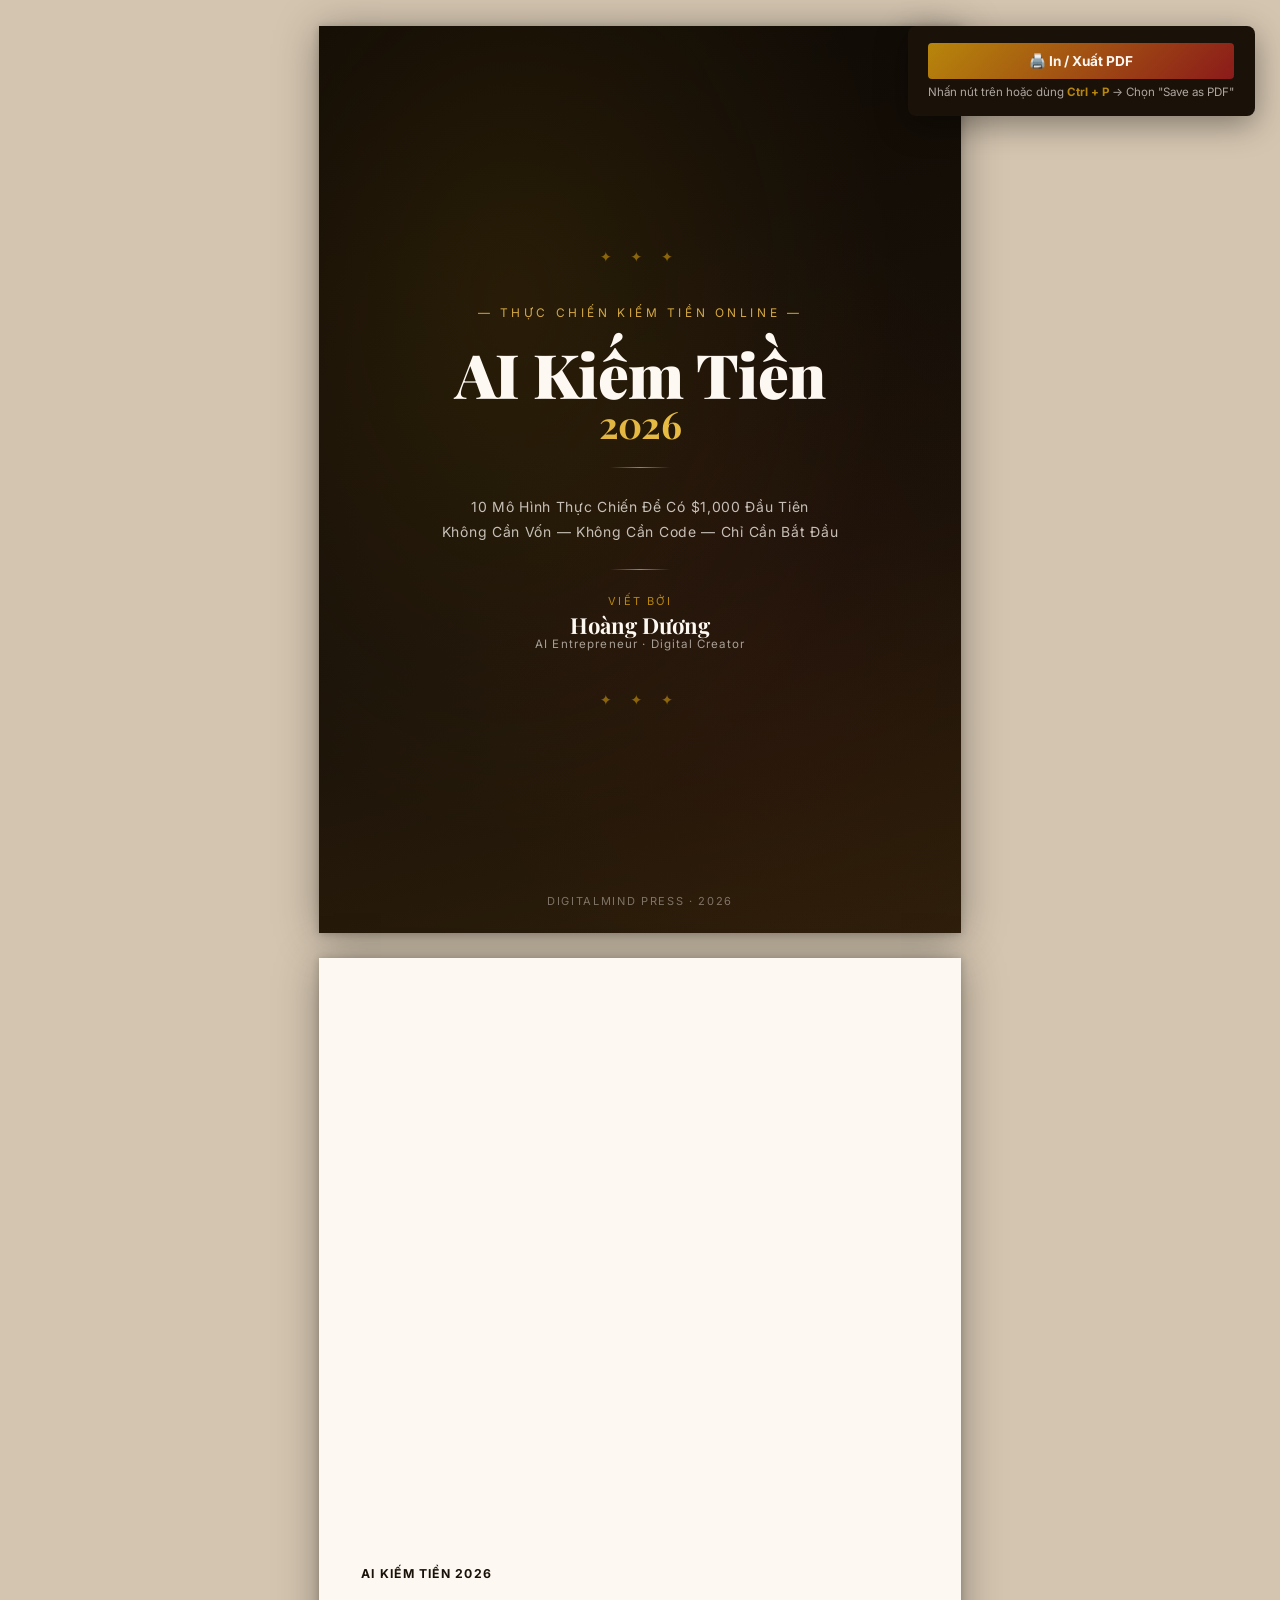
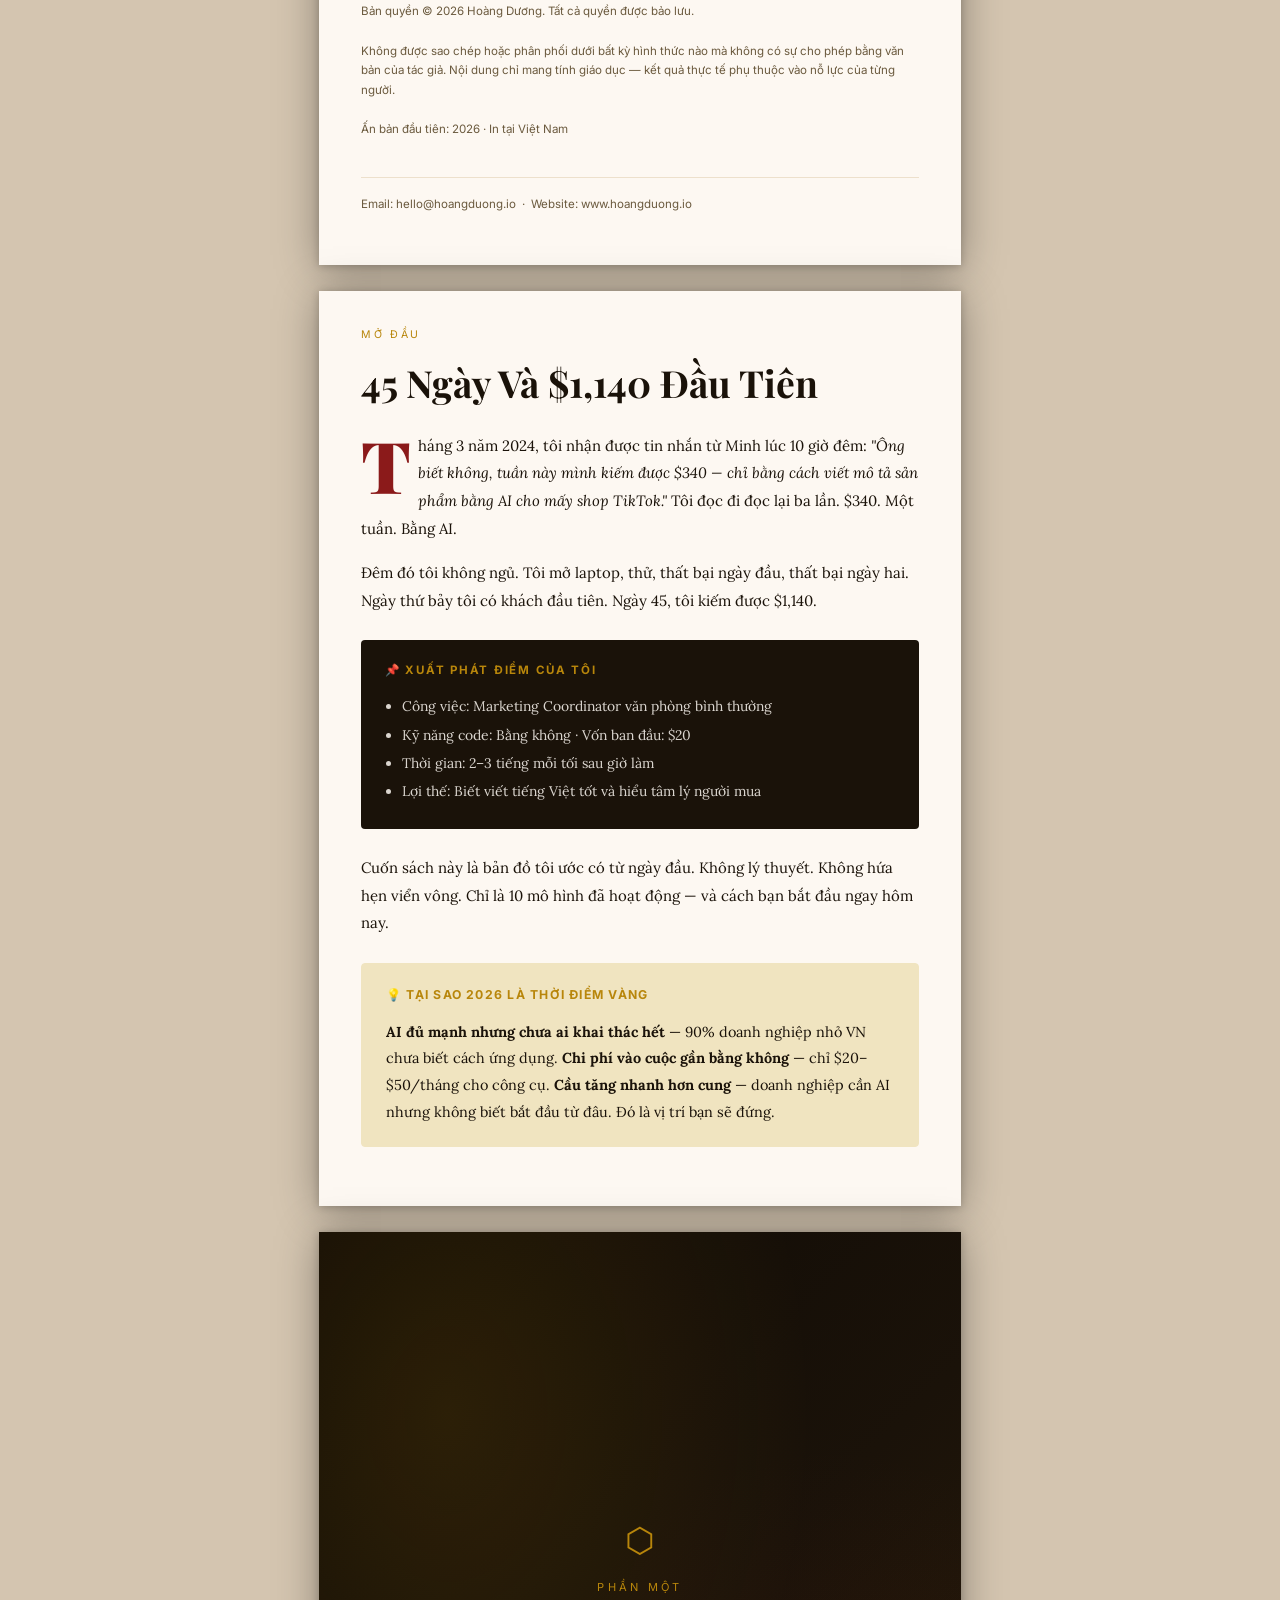
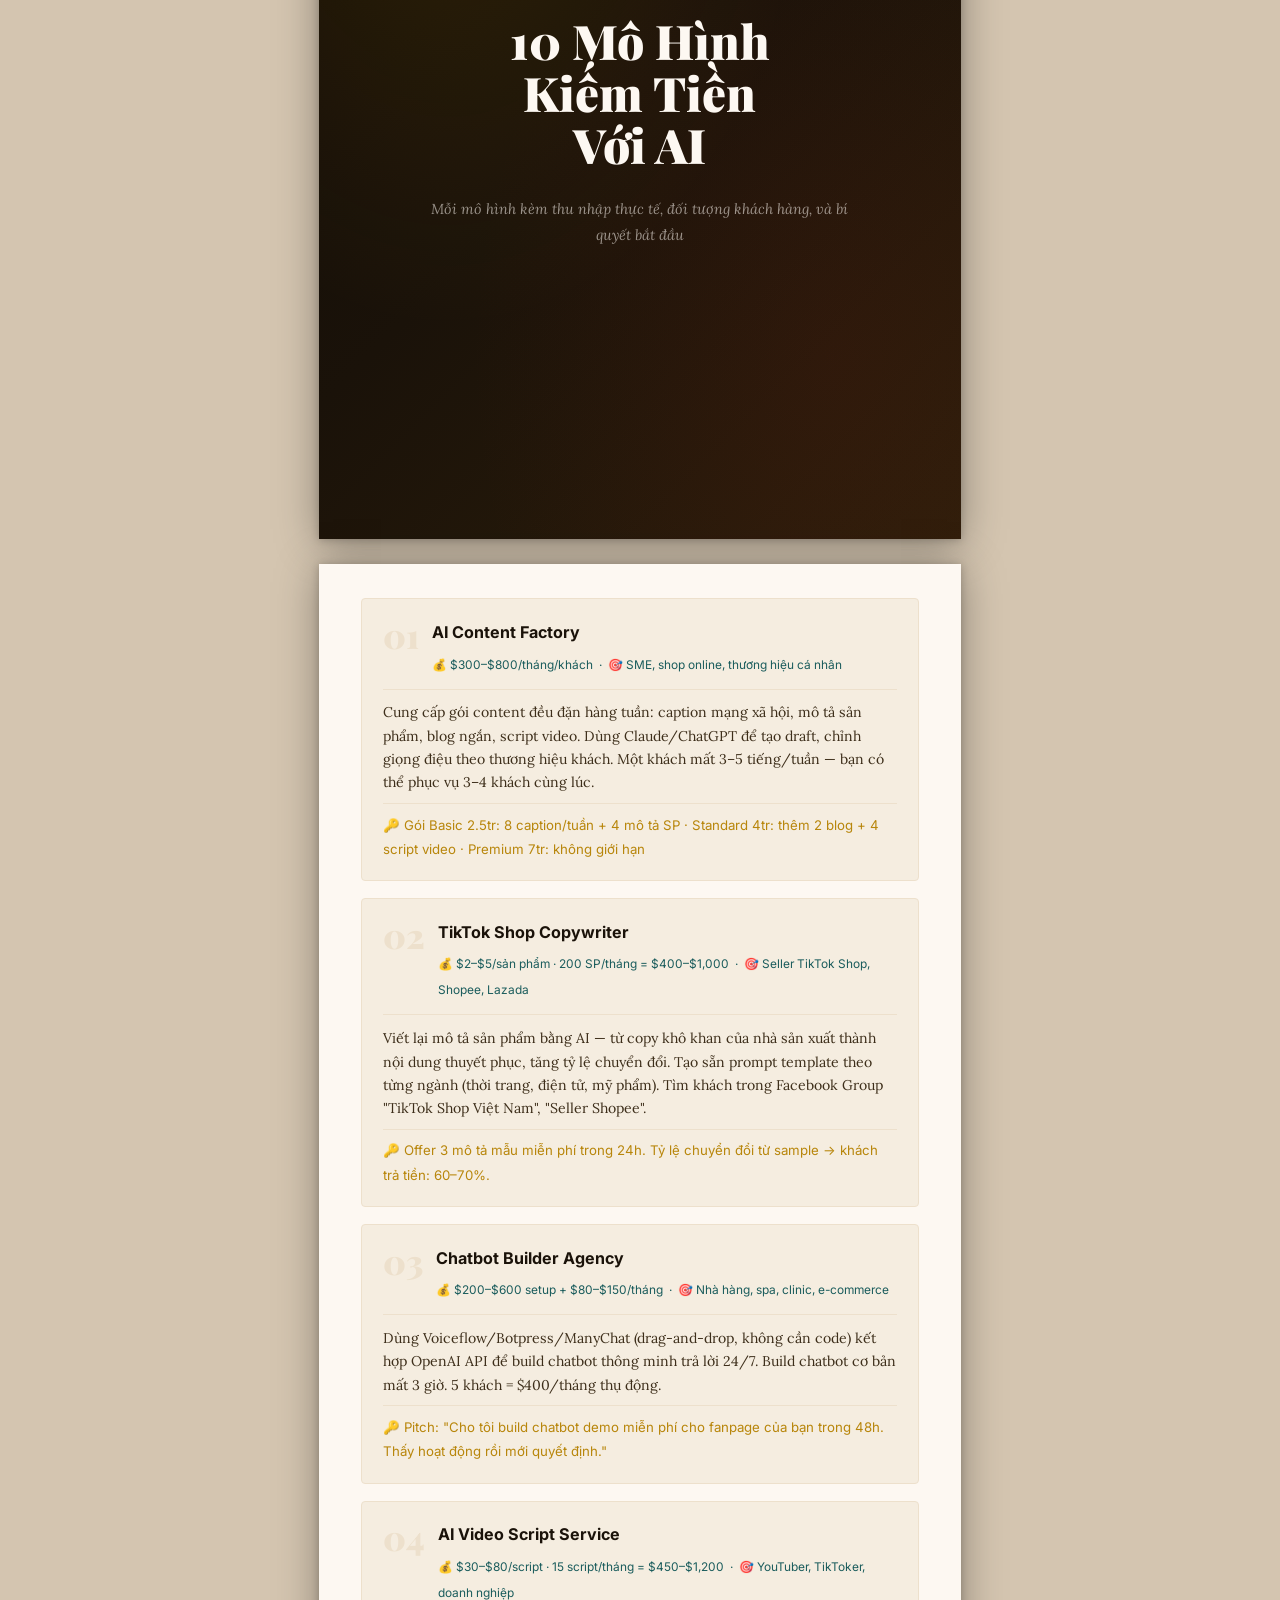
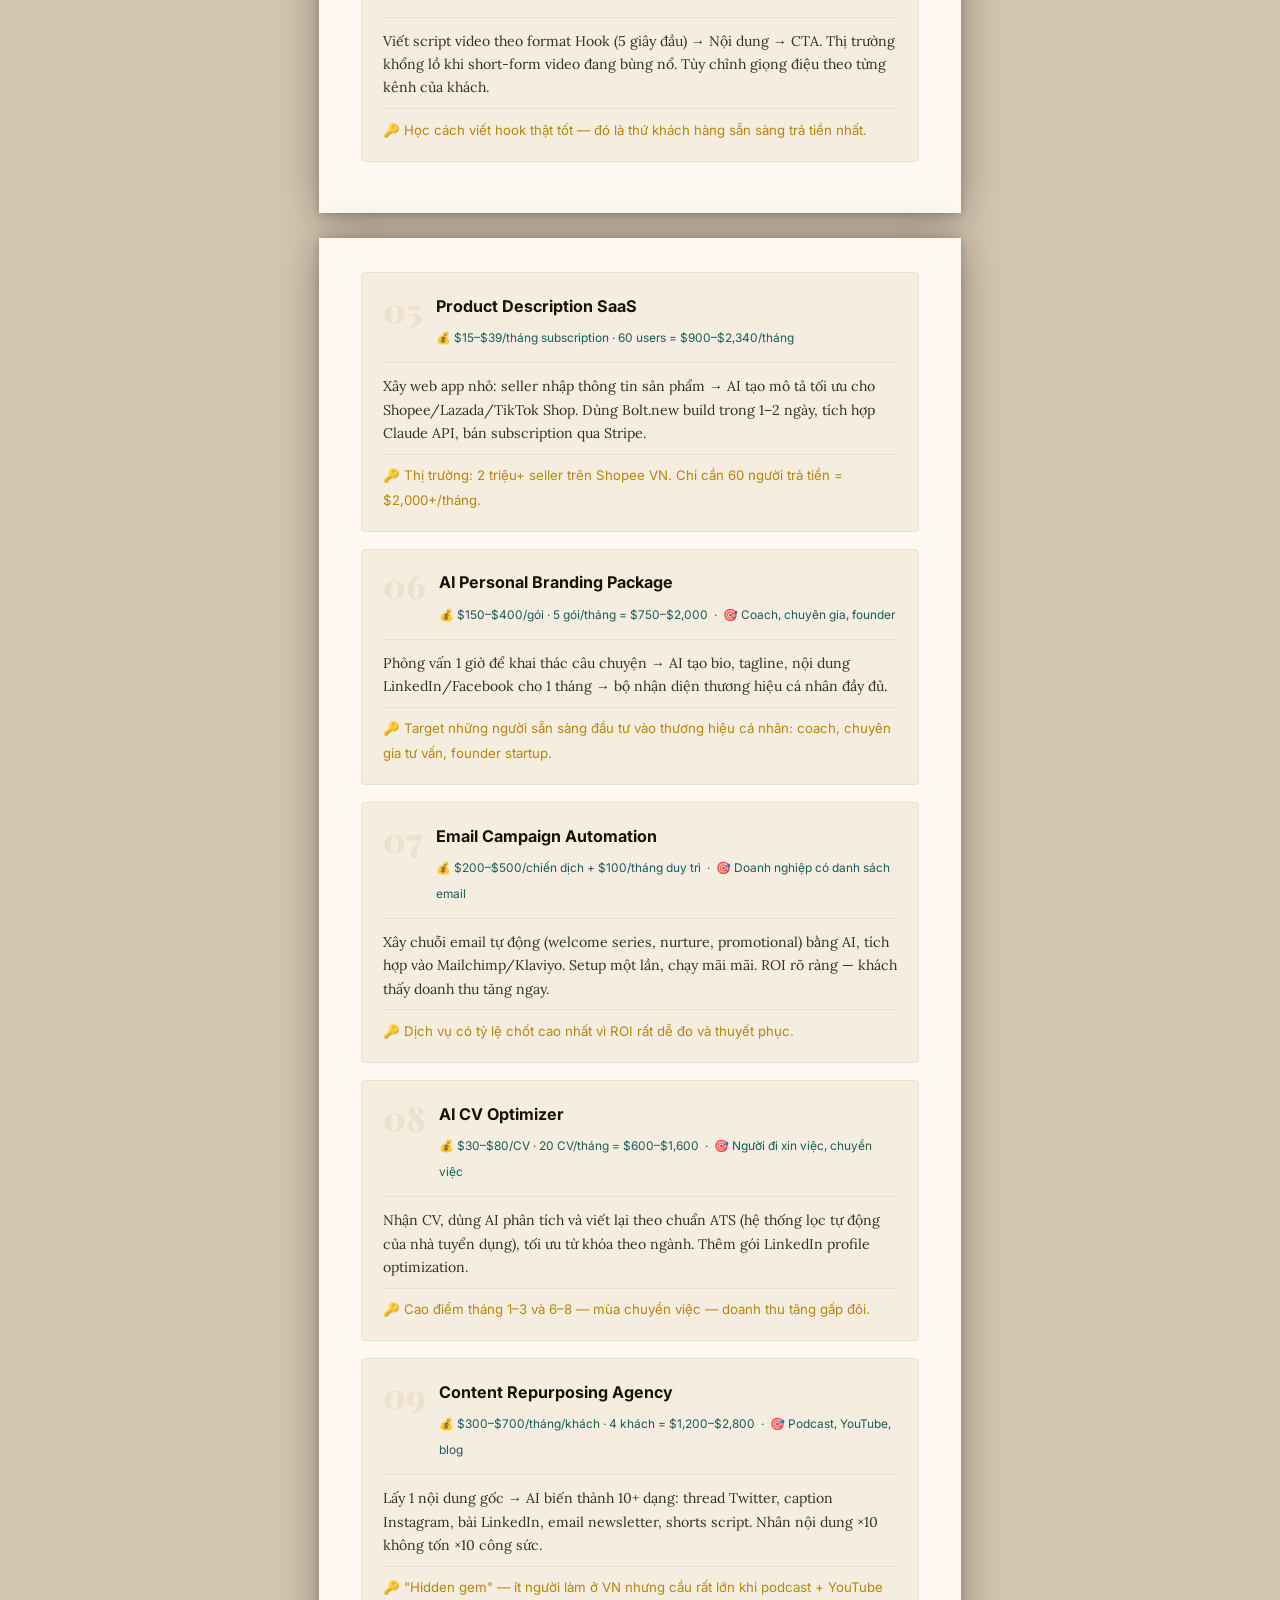
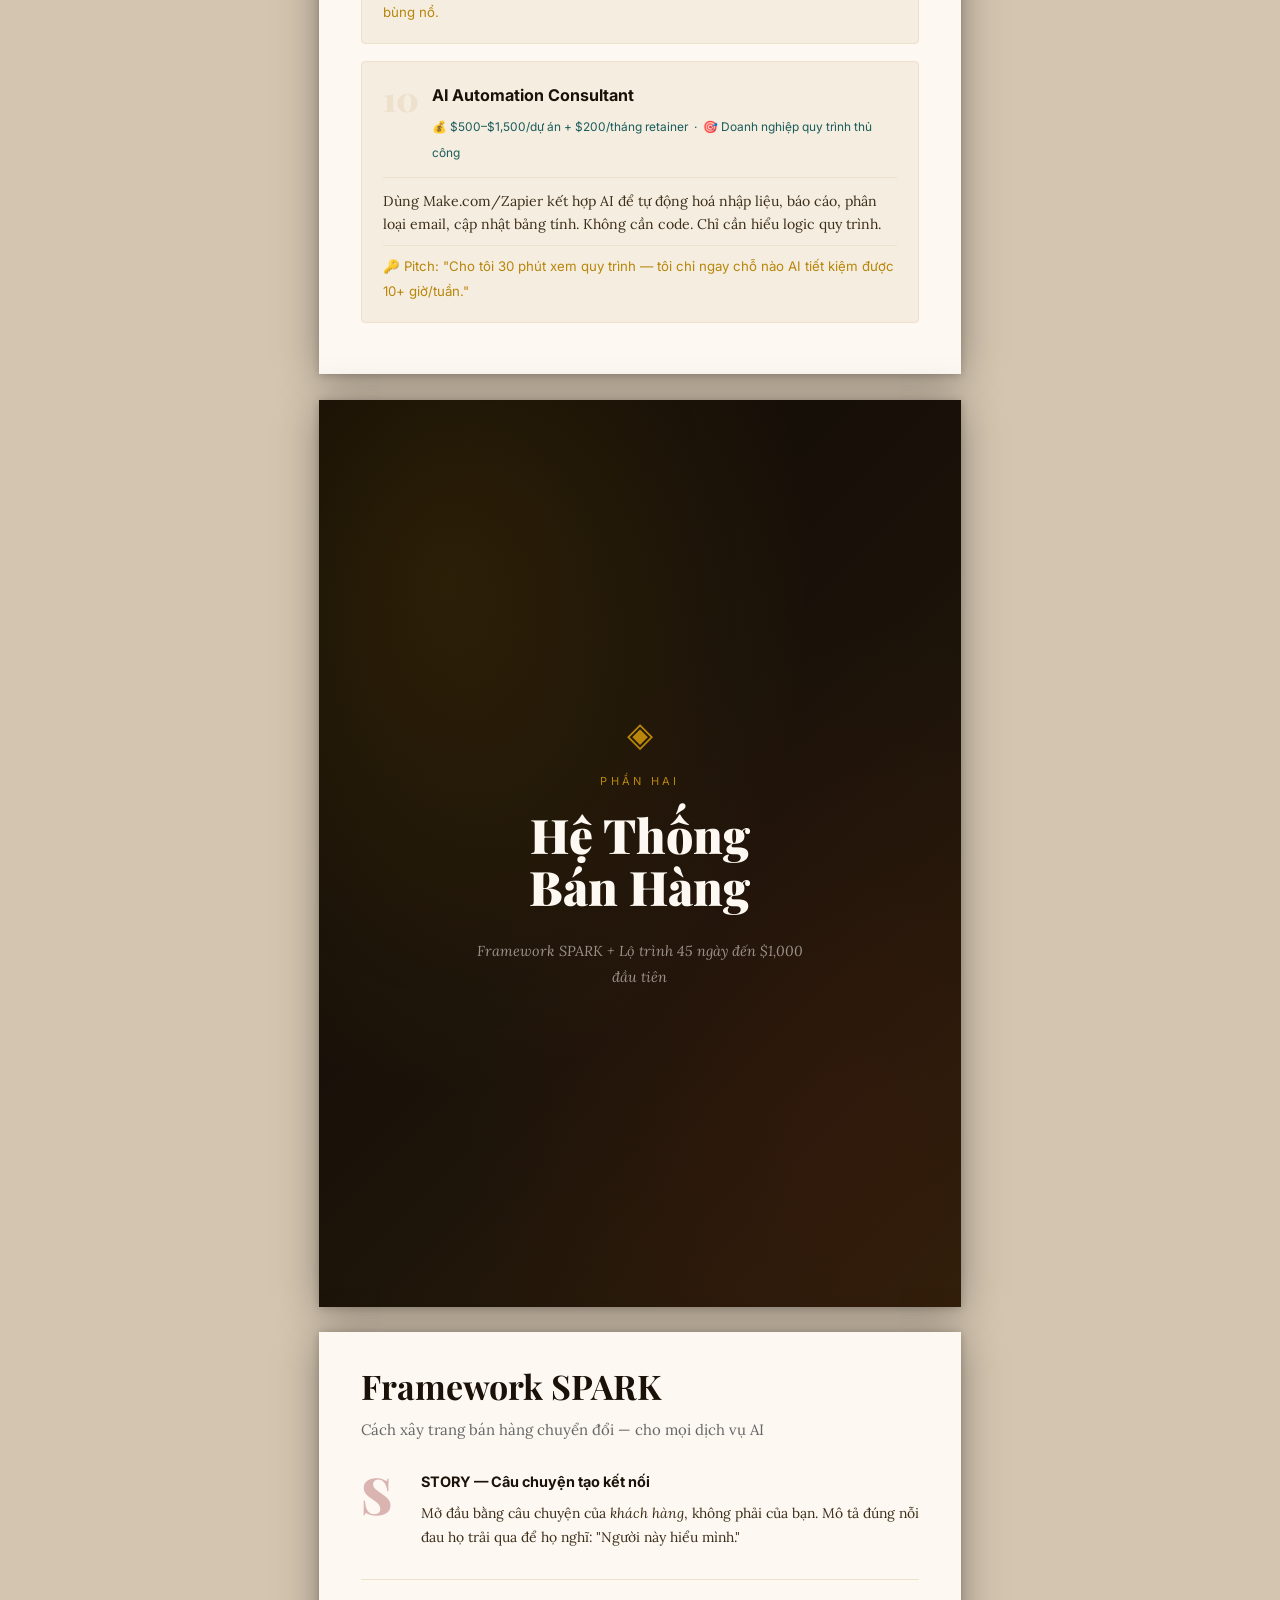
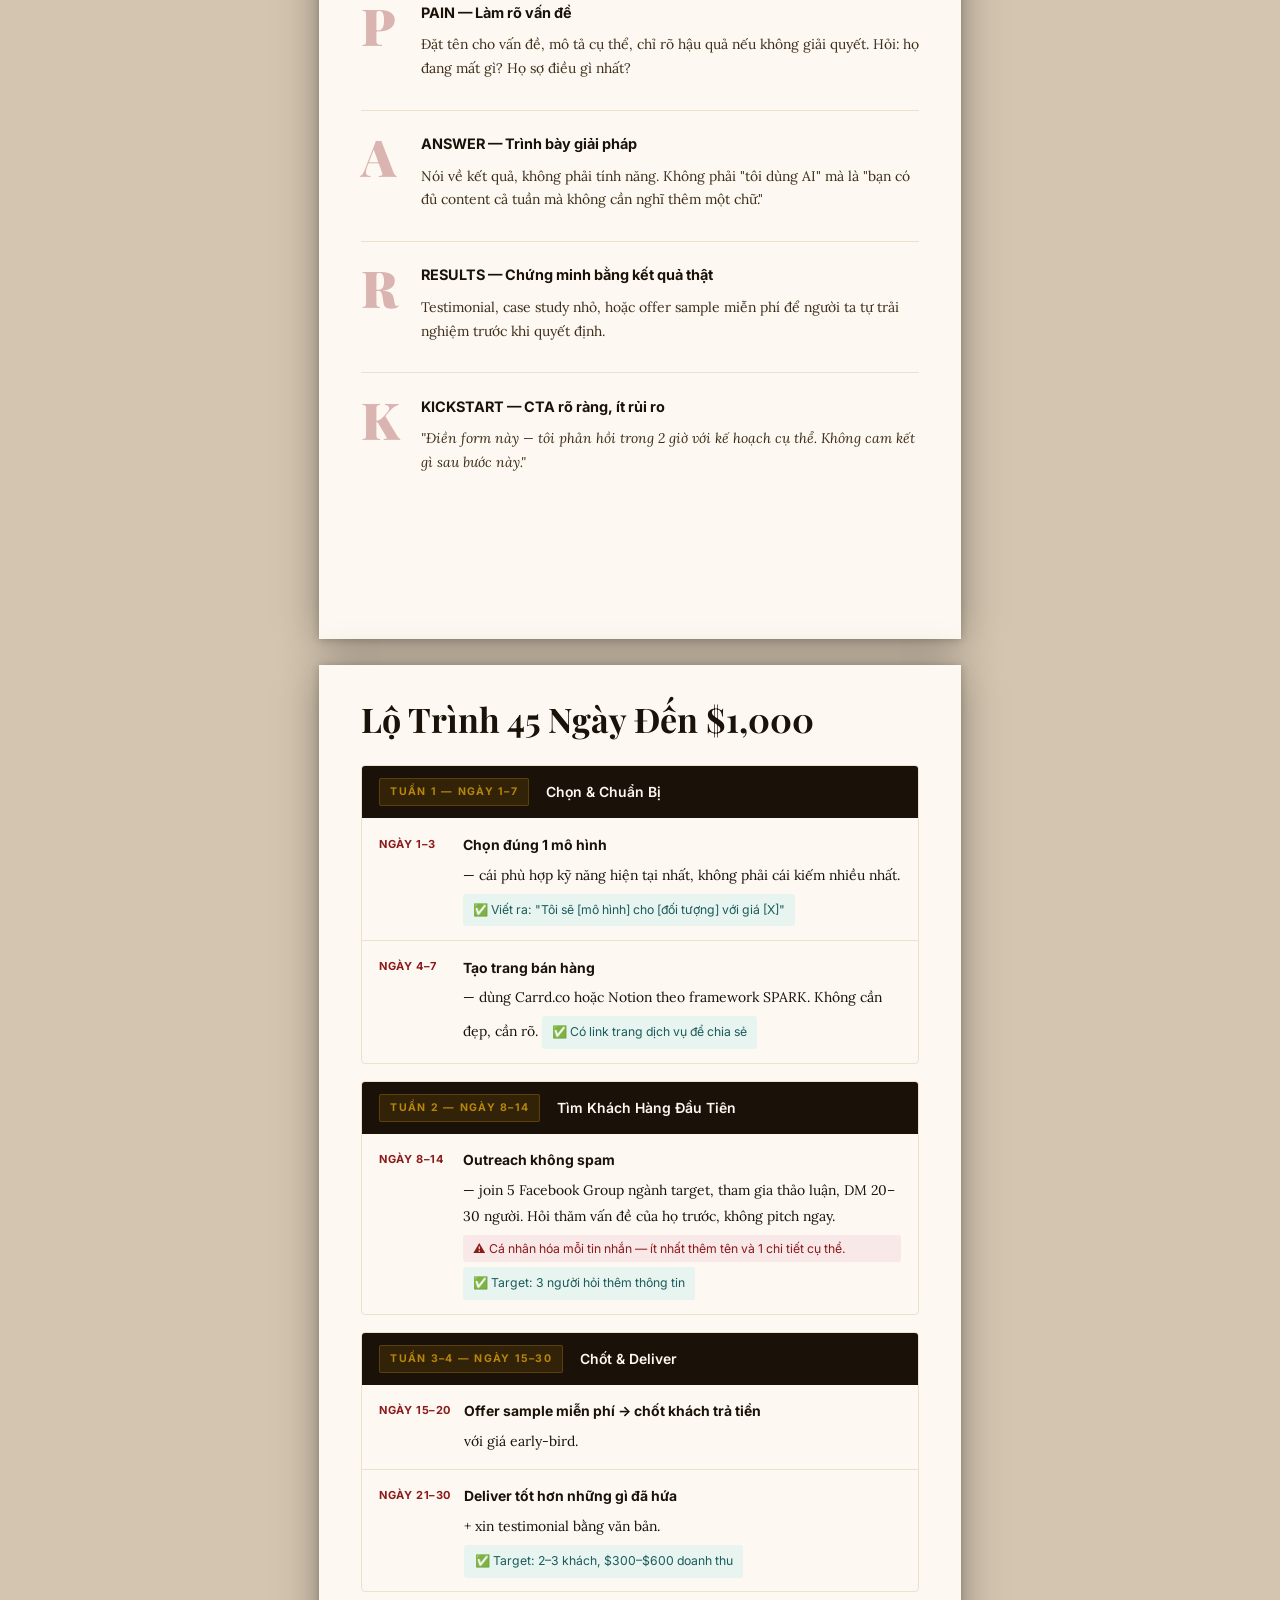
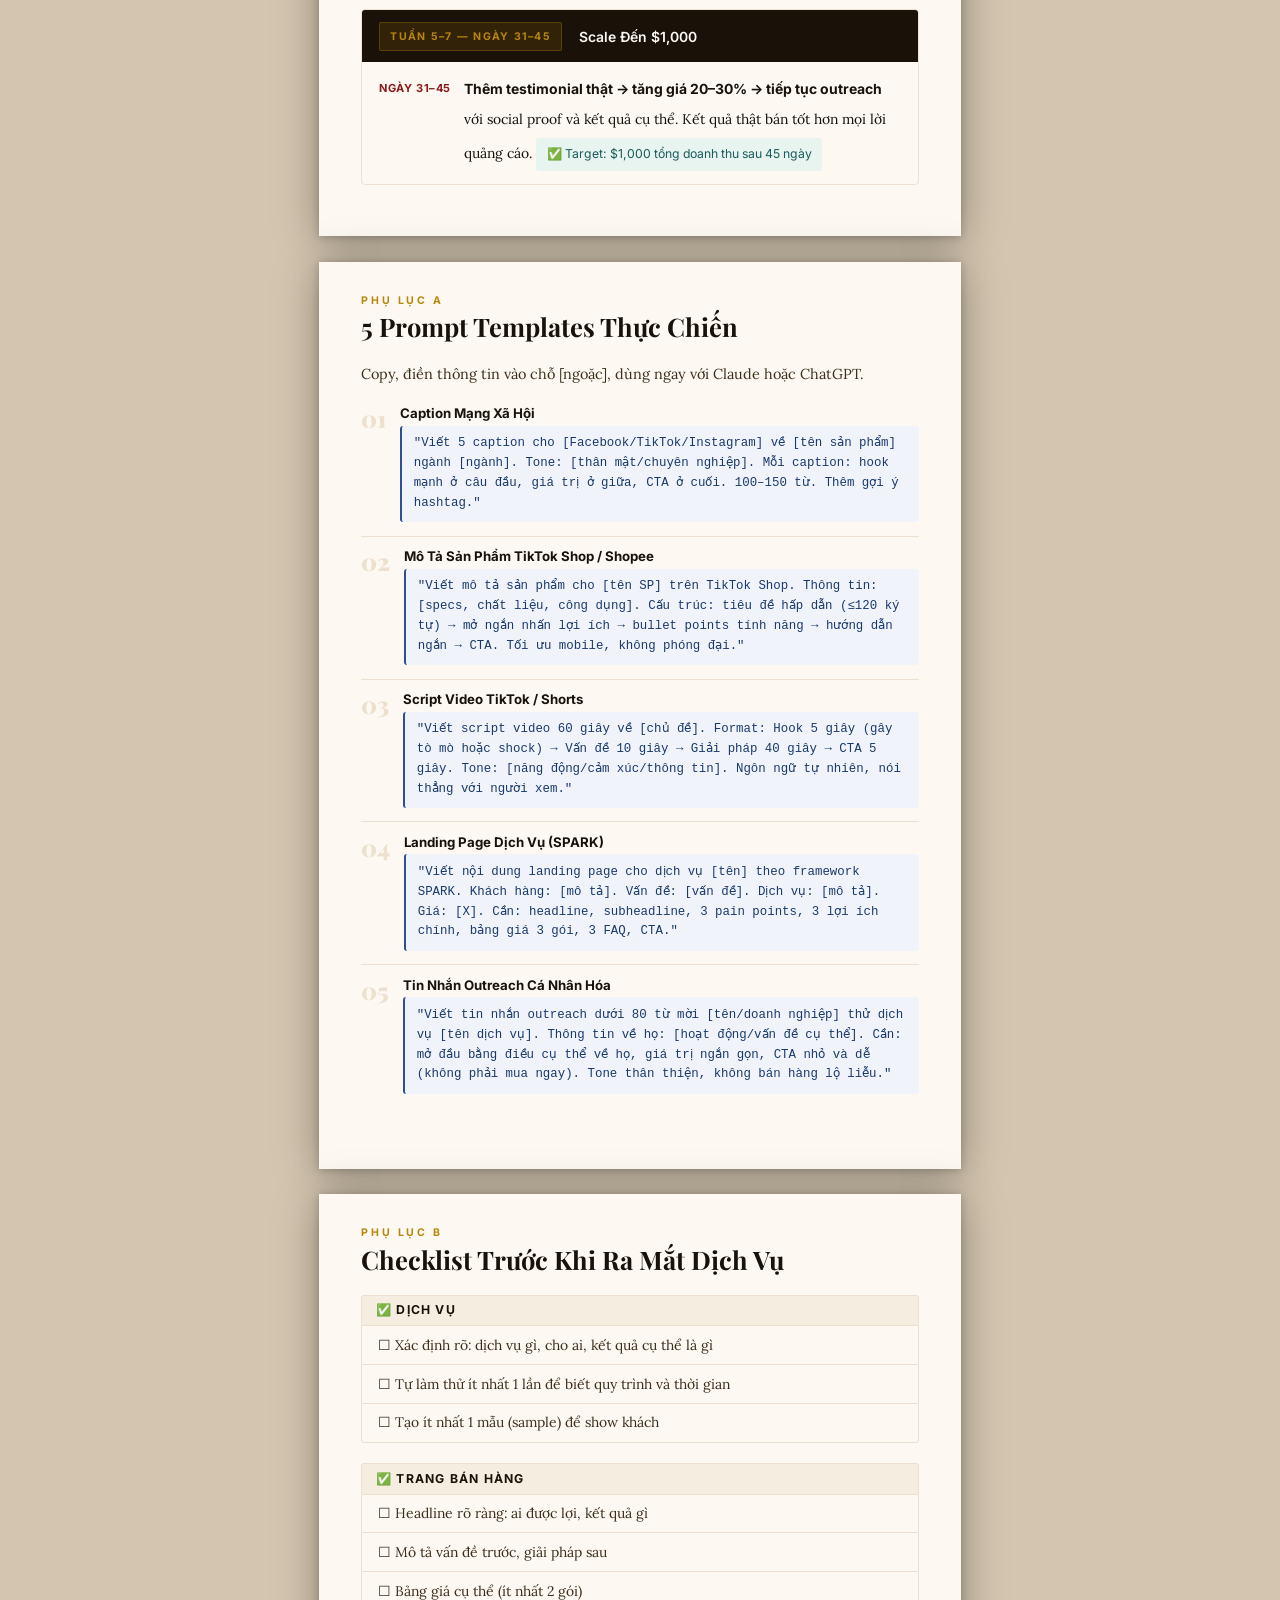
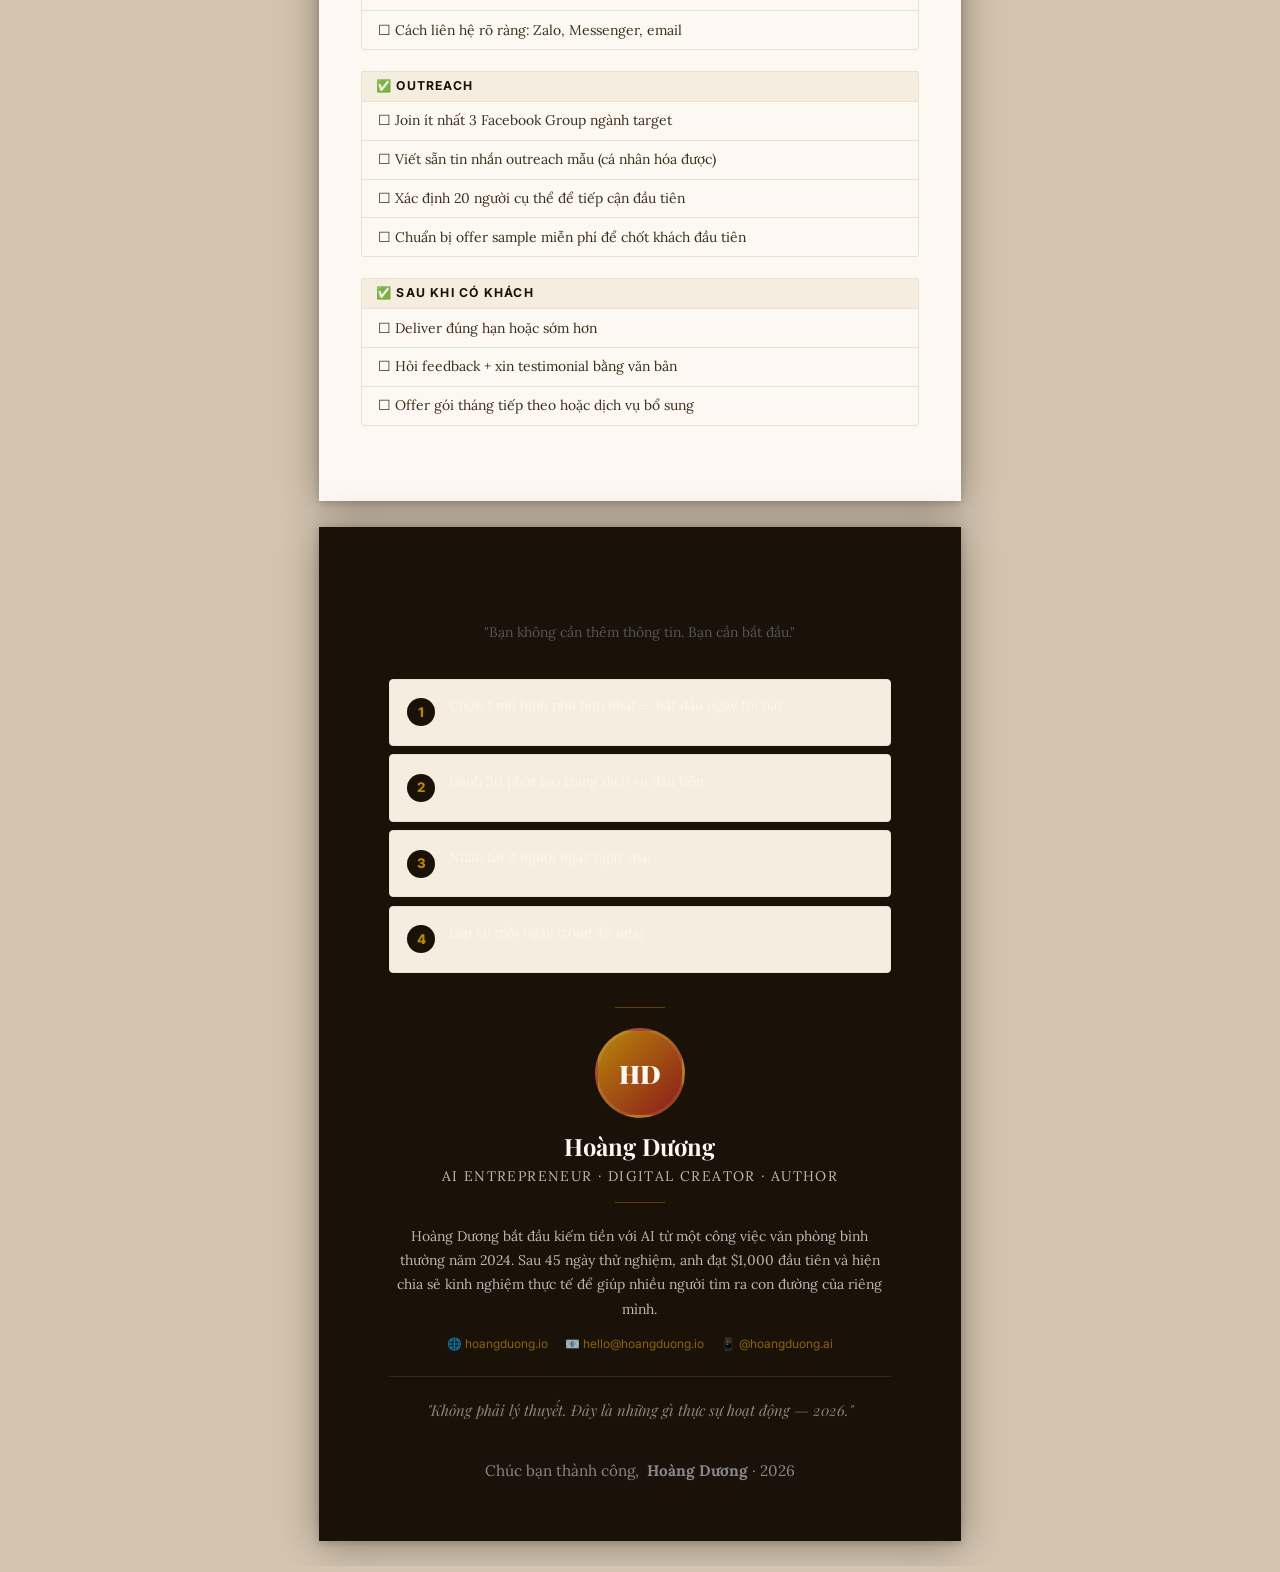
<file: ebook-vibe-coding/book.html>
<!DOCTYPE html>
<html lang="vi">
<head>
  <meta charset="UTF-8" />
  <meta name="viewport" content="width=device-width, initial-scale=1.0" />
  <title>AI Kiếm Tiền 2026 | eBook</title>
  <link rel="preconnect" href="https://fonts.googleapis.com" />
  <link href="https://fonts.googleapis.com/css2?family=Playfair+Display:ital,wght@0,400;0,600;0,700;0,900;1,400;1,700&family=Lora:ital,wght@0,400;0,500;0,600;0,700;1,400;1,600&family=Inter:wght@300;400;500;600;700;800&display=swap" rel="stylesheet" />
  <link rel="stylesheet" href="book.css" />
</head>
<body>

<!-- TITLE PAGE -->
<div class="page page-title">
  <div class="title-ornament top">✦ ✦ ✦</div>
  <div class="title-content">
    <div class="title-series">— Thực Chiến Kiếm Tiền Online —</div>
    <h1 class="book-title">
      AI Kiếm Tiền<br/>
      <span class="book-subtitle-large">2026</span>
    </h1>
    <div class="title-divider"></div>
    <p class="book-full-subtitle">
      10 Mô Hình Thực Chiến Để Có $1,000 Đầu Tiên<br/>
      Không Cần Vốn — Không Cần Code — Chỉ Cần Bắt Đầu
    </p>
    <div class="title-divider"></div>
    <div class="author-block">
      <p class="author-by">Viết bởi</p>
      <p class="author-name">Hoàng Dương</p>
      <p class="author-title">AI Entrepreneur · Digital Creator</p>
    </div>
  </div>
  <div class="title-ornament bottom">✦ ✦ ✦</div>
  <div class="publisher-block">
    <p>DigitalMind Press · 2026</p>
  </div>
</div>

<!-- COPYRIGHT -->
<div class="page page-copyright">
  <div class="copyright-content">
    <p class="copyright-title">AI KIẾM TIỀN 2026</p>
    <p>Bản quyền © 2026 Hoàng Dương. Tất cả quyền được bảo lưu.</p>
    <br/>
    <p>Không được sao chép hoặc phân phối dưới bất kỳ hình thức nào mà không có sự cho phép bằng văn bản của tác giả. Nội dung chỉ mang tính giáo dục — kết quả thực tế phụ thuộc vào nỗ lực của từng người.</p>
    <br/>
    <p>Ấn bản đầu tiên: 2026 · In tại Việt Nam</p>
    <br/>
    <p class="contact-info">
      Email: hello@hoangduong.io &nbsp;·&nbsp; Website: www.hoangduong.io
    </p>
  </div>
</div>

<!-- MỞ ĐẦU + CƠ HỘI -->
<div class="page page-content">
  <div class="chapter-part">Mở Đầu</div>
  <h2 style="font-family:var(--font-display);font-size:2.2rem;margin-bottom:1.5rem;">45 Ngày Và $1,140 Đầu Tiên</h2>

  <div class="drop-cap-paragraph">
    <span class="drop-cap">T</span>háng 3 năm 2024, tôi nhận được tin nhắn từ Minh lúc 10 giờ đêm: <em>"Ông biết không, tuần này mình kiếm được $340 — chỉ bằng cách viết mô tả sản phẩm bằng AI cho mấy shop TikTok."</em> Tôi đọc đi đọc lại ba lần. $340. Một tuần. Bằng AI.
  </div>

  <p>Đêm đó tôi không ngủ. Tôi mở laptop, thử, thất bại ngày đầu, thất bại ngày hai. Ngày thứ bảy tôi có khách đầu tiên. Ngày 45, tôi kiếm được $1,140.</p>

  <div class="sidebar">
    <div class="sidebar-title">📌 Xuất Phát Điểm Của Tôi</div>
    <ul>
      <li>Công việc: Marketing Coordinator văn phòng bình thường</li>
      <li>Kỹ năng code: Bằng không · Vốn ban đầu: $20</li>
      <li>Thời gian: 2–3 tiếng mỗi tối sau giờ làm</li>
      <li>Lợi thế: Biết viết tiếng Việt tốt và hiểu tâm lý người mua</li>
    </ul>
  </div>

  <p>Cuốn sách này là bản đồ tôi ước có từ ngày đầu. Không lý thuyết. Không hứa hẹn viển vông. Chỉ là 10 mô hình đã hoạt động — và cách bạn bắt đầu ngay hôm nay.</p>

  <div class="info-box">
    <div class="info-box-title">💡 Tại Sao 2026 Là Thời Điểm Vàng</div>
    <p><strong>AI đủ mạnh nhưng chưa ai khai thác hết</strong> — 90% doanh nghiệp nhỏ VN chưa biết cách ứng dụng. <strong>Chi phí vào cuộc gần bằng không</strong> — chỉ $20–$50/tháng cho công cụ. <strong>Cầu tăng nhanh hơn cung</strong> — doanh nghiệp cần AI nhưng không biết bắt đầu từ đâu. Đó là vị trí bạn sẽ đứng.</p>
  </div>
</div>

<!-- 10 MÔ HÌNH -->
<div class="page page-part-divider">
  <div class="part-divider-content">
    <div class="part-ornament">⬡</div>
    <div class="part-label">Phần Một</div>
    <h2 class="part-title">10 Mô Hình<br/>Kiếm Tiền<br/>Với AI</h2>
    <p class="part-subtitle">Mỗi mô hình kèm thu nhập thực tế, đối tượng khách hàng, và bí quyết bắt đầu</p>
  </div>
</div>

<!-- MÔ HÌNH 1 + 2 -->
<div class="page page-content">

  <div class="compact-idea">
    <div class="ci-header">
      <span class="ci-num">01</span>
      <div>
        <h3 class="ci-title">AI Content Factory</h3>
        <span class="ci-price">💰 $300–$800/tháng/khách &nbsp;·&nbsp; 🎯 SME, shop online, thương hiệu cá nhân</span>
      </div>
    </div>
    <p>Cung cấp gói content đều đặn hàng tuần: caption mạng xã hội, mô tả sản phẩm, blog ngắn, script video. Dùng Claude/ChatGPT để tạo draft, chỉnh giọng điệu theo thương hiệu khách. Một khách mất 3–5 tiếng/tuần — bạn có thể phục vụ 3–4 khách cùng lúc.</p>
    <div class="ci-key">🔑 Gói Basic 2.5tr: 8 caption/tuần + 4 mô tả SP · Standard 4tr: thêm 2 blog + 4 script video · Premium 7tr: không giới hạn</div>
  </div>

  <div class="compact-idea">
    <div class="ci-header">
      <span class="ci-num">02</span>
      <div>
        <h3 class="ci-title">TikTok Shop Copywriter</h3>
        <span class="ci-price">💰 $2–$5/sản phẩm · 200 SP/tháng = $400–$1,000 &nbsp;·&nbsp; 🎯 Seller TikTok Shop, Shopee, Lazada</span>
      </div>
    </div>
    <p>Viết lại mô tả sản phẩm bằng AI — từ copy khô khan của nhà sản xuất thành nội dung thuyết phục, tăng tỷ lệ chuyển đổi. Tạo sẵn prompt template theo từng ngành (thời trang, điện tử, mỹ phẩm). Tìm khách trong Facebook Group "TikTok Shop Việt Nam", "Seller Shopee".</p>
    <div class="ci-key">🔑 Offer 3 mô tả mẫu miễn phí trong 24h. Tỷ lệ chuyển đổi từ sample → khách trả tiền: 60–70%.</div>
  </div>

  <div class="compact-idea">
    <div class="ci-header">
      <span class="ci-num">03</span>
      <div>
        <h3 class="ci-title">Chatbot Builder Agency</h3>
        <span class="ci-price">💰 $200–$600 setup + $80–$150/tháng &nbsp;·&nbsp; 🎯 Nhà hàng, spa, clinic, e-commerce</span>
      </div>
    </div>
    <p>Dùng Voiceflow/Botpress/ManyChat (drag-and-drop, không cần code) kết hợp OpenAI API để build chatbot thông minh trả lời 24/7. Build chatbot cơ bản mất 3 giờ. 5 khách = $400/tháng thụ động.</p>
    <div class="ci-key">🔑 Pitch: "Cho tôi build chatbot demo miễn phí cho fanpage của bạn trong 48h. Thấy hoạt động rồi mới quyết định."</div>
  </div>

  <div class="compact-idea">
    <div class="ci-header">
      <span class="ci-num">04</span>
      <div>
        <h3 class="ci-title">AI Video Script Service</h3>
        <span class="ci-price">💰 $30–$80/script · 15 script/tháng = $450–$1,200 &nbsp;·&nbsp; 🎯 YouTuber, TikToker, doanh nghiệp</span>
      </div>
    </div>
    <p>Viết script video theo format Hook (5 giây đầu) → Nội dung → CTA. Thị trường khổng lồ khi short-form video đang bùng nổ. Tùy chỉnh giọng điệu theo từng kênh của khách.</p>
    <div class="ci-key">🔑 Học cách viết hook thật tốt — đó là thứ khách hàng sẵn sàng trả tiền nhất.</div>
  </div>

</div>

<!-- MÔ HÌNH 5–10 -->
<div class="page page-content">

  <div class="compact-idea">
    <div class="ci-header">
      <span class="ci-num">05</span>
      <div>
        <h3 class="ci-title">Product Description SaaS</h3>
        <span class="ci-price">💰 $15–$39/tháng subscription · 60 users = $900–$2,340/tháng</span>
      </div>
    </div>
    <p>Xây web app nhỏ: seller nhập thông tin sản phẩm → AI tạo mô tả tối ưu cho Shopee/Lazada/TikTok Shop. Dùng Bolt.new build trong 1–2 ngày, tích hợp Claude API, bán subscription qua Stripe.</p>
    <div class="ci-key">🔑 Thị trường: 2 triệu+ seller trên Shopee VN. Chỉ cần 60 người trả tiền = $2,000+/tháng.</div>
  </div>

  <div class="compact-idea">
    <div class="ci-header">
      <span class="ci-num">06</span>
      <div>
        <h3 class="ci-title">AI Personal Branding Package</h3>
        <span class="ci-price">💰 $150–$400/gói · 5 gói/tháng = $750–$2,000 &nbsp;·&nbsp; 🎯 Coach, chuyên gia, founder</span>
      </div>
    </div>
    <p>Phỏng vấn 1 giờ để khai thác câu chuyện → AI tạo bio, tagline, nội dung LinkedIn/Facebook cho 1 tháng → bộ nhận diện thương hiệu cá nhân đầy đủ.</p>
    <div class="ci-key">🔑 Target những người sẵn sàng đầu tư vào thương hiệu cá nhân: coach, chuyên gia tư vấn, founder startup.</div>
  </div>

  <div class="compact-idea">
    <div class="ci-header">
      <span class="ci-num">07</span>
      <div>
        <h3 class="ci-title">Email Campaign Automation</h3>
        <span class="ci-price">💰 $200–$500/chiến dịch + $100/tháng duy trì &nbsp;·&nbsp; 🎯 Doanh nghiệp có danh sách email</span>
      </div>
    </div>
    <p>Xây chuỗi email tự động (welcome series, nurture, promotional) bằng AI, tích hợp vào Mailchimp/Klaviyo. Setup một lần, chạy mãi mãi. ROI rõ ràng — khách thấy doanh thu tăng ngay.</p>
    <div class="ci-key">🔑 Dịch vụ có tỷ lệ chốt cao nhất vì ROI rất dễ đo và thuyết phục.</div>
  </div>

  <div class="compact-idea">
    <div class="ci-header">
      <span class="ci-num">08</span>
      <div>
        <h3 class="ci-title">AI CV Optimizer</h3>
        <span class="ci-price">💰 $30–$80/CV · 20 CV/tháng = $600–$1,600 &nbsp;·&nbsp; 🎯 Người đi xin việc, chuyển việc</span>
      </div>
    </div>
    <p>Nhận CV, dùng AI phân tích và viết lại theo chuẩn ATS (hệ thống lọc tự động của nhà tuyển dụng), tối ưu từ khóa theo ngành. Thêm gói LinkedIn profile optimization.</p>
    <div class="ci-key">🔑 Cao điểm tháng 1–3 và 6–8 — mùa chuyển việc — doanh thu tăng gấp đôi.</div>
  </div>

  <div class="compact-idea">
    <div class="ci-header">
      <span class="ci-num">09</span>
      <div>
        <h3 class="ci-title">Content Repurposing Agency</h3>
        <span class="ci-price">💰 $300–$700/tháng/khách · 4 khách = $1,200–$2,800 &nbsp;·&nbsp; 🎯 Podcast, YouTube, blog</span>
      </div>
    </div>
    <p>Lấy 1 nội dung gốc → AI biến thành 10+ dạng: thread Twitter, caption Instagram, bài LinkedIn, email newsletter, shorts script. Nhân nội dung ×10 không tốn ×10 công sức.</p>
    <div class="ci-key">🔑 "Hidden gem" — ít người làm ở VN nhưng cầu rất lớn khi podcast + YouTube bùng nổ.</div>
  </div>

  <div class="compact-idea">
    <div class="ci-header">
      <span class="ci-num">10</span>
      <div>
        <h3 class="ci-title">AI Automation Consultant</h3>
        <span class="ci-price">💰 $500–$1,500/dự án + $200/tháng retainer &nbsp;·&nbsp; 🎯 Doanh nghiệp quy trình thủ công</span>
      </div>
    </div>
    <p>Dùng Make.com/Zapier kết hợp AI để tự động hoá nhập liệu, báo cáo, phân loại email, cập nhật bảng tính. Không cần code. Chỉ cần hiểu logic quy trình.</p>
    <div class="ci-key">🔑 Pitch: "Cho tôi 30 phút xem quy trình — tôi chỉ ngay chỗ nào AI tiết kiệm được 10+ giờ/tuần."</div>
  </div>

</div>

<!-- FRAMEWORK SPARK + LỘ TRÌNH -->
<div class="page page-part-divider">
  <div class="part-divider-content">
    <div class="part-ornament">◈</div>
    <div class="part-label">Phần Hai</div>
    <h2 class="part-title">Hệ Thống<br/>Bán Hàng</h2>
    <p class="part-subtitle">Framework SPARK + Lộ trình 45 ngày đến $1,000 đầu tiên</p>
  </div>
</div>

<div class="page page-content">
  <h2 style="font-family:var(--font-display);font-size:2rem;margin-bottom:0.5rem;">Framework SPARK</h2>
  <p style="margin-bottom:1.5rem;color:#666;">Cách xây trang bán hàng chuyển đổi — cho mọi dịch vụ AI</p>

  <div class="aida-framework">
    <div class="aida-step">
      <div class="aida-letter">S</div>
      <div class="aida-content">
        <div class="aida-title">STORY — Câu chuyện tạo kết nối</div>
        <p>Mở đầu bằng câu chuyện của <em>khách hàng</em>, không phải của bạn. Mô tả đúng nỗi đau họ trải qua để họ nghĩ: "Người này hiểu mình."</p>
      </div>
    </div>
    <div class="aida-step">
      <div class="aida-letter">P</div>
      <div class="aida-content">
        <div class="aida-title">PAIN — Làm rõ vấn đề</div>
        <p>Đặt tên cho vấn đề, mô tả cụ thể, chỉ rõ hậu quả nếu không giải quyết. Hỏi: họ đang mất gì? Họ sợ điều gì nhất?</p>
      </div>
    </div>
    <div class="aida-step">
      <div class="aida-letter">A</div>
      <div class="aida-content">
        <div class="aida-title">ANSWER — Trình bày giải pháp</div>
        <p>Nói về kết quả, không phải tính năng. Không phải "tôi dùng AI" mà là "bạn có đủ content cả tuần mà không cần nghĩ thêm một chữ."</p>
      </div>
    </div>
    <div class="aida-step">
      <div class="aida-letter">R</div>
      <div class="aida-content">
        <div class="aida-title">RESULTS — Chứng minh bằng kết quả thật</div>
        <p>Testimonial, case study nhỏ, hoặc offer sample miễn phí để người ta tự trải nghiệm trước khi quyết định.</p>
      </div>
    </div>
    <div class="aida-step">
      <div class="aida-letter">K</div>
      <div class="aida-content">
        <div class="aida-title">KICKSTART — CTA rõ ràng, ít rủi ro</div>
        <p><em>"Điền form này — tôi phản hồi trong 2 giờ với kế hoạch cụ thể. Không cam kết gì sau bước này."</em></p>
      </div>
    </div>
  </div>
</div>

<!-- LỘ TRÌNH 45 NGÀY -->
<div class="page page-content">
  <h2 style="font-family:var(--font-display);font-size:2rem;margin-bottom:1.5rem;">Lộ Trình 45 Ngày Đến $1,000</h2>

  <div class="roadmap-detailed">
    <div class="rm-week-detailed">
      <div class="rm-wd-header">
        <div class="rm-wd-week">Tuần 1 — Ngày 1–7</div>
        <div class="rm-wd-theme">Chọn & Chuẩn Bị</div>
      </div>
      <div class="rm-wd-days">
        <div class="rm-day-item">
          <div class="rm-di-day">Ngày 1–3</div>
          <div class="rm-di-content">
            <strong>Chọn đúng 1 mô hình</strong> — cái phù hợp kỹ năng hiện tại nhất, không phải cái kiếm nhiều nhất.
            <div class="rm-di-action">✅ Viết ra: "Tôi sẽ [mô hình] cho [đối tượng] với giá [X]"</div>
          </div>
        </div>
        <div class="rm-day-item">
          <div class="rm-di-day">Ngày 4–7</div>
          <div class="rm-di-content">
            <strong>Tạo trang bán hàng</strong> — dùng Carrd.co hoặc Notion theo framework SPARK. Không cần đẹp, cần rõ.
            <div class="rm-di-action">✅ Có link trang dịch vụ để chia sẻ</div>
          </div>
        </div>
      </div>
    </div>

    <div class="rm-week-detailed">
      <div class="rm-wd-header">
        <div class="rm-wd-week">Tuần 2 — Ngày 8–14</div>
        <div class="rm-wd-theme">Tìm Khách Hàng Đầu Tiên</div>
      </div>
      <div class="rm-wd-days">
        <div class="rm-day-item">
          <div class="rm-di-day">Ngày 8–14</div>
          <div class="rm-di-content">
            <strong>Outreach không spam</strong> — join 5 Facebook Group ngành target, tham gia thảo luận, DM 20–30 người. Hỏi thăm vấn đề của họ trước, không pitch ngay.
            <div class="rm-di-warning">⚠️ Cá nhân hóa mỗi tin nhắn — ít nhất thêm tên và 1 chi tiết cụ thể.</div>
            <div class="rm-di-action">✅ Target: 3 người hỏi thêm thông tin</div>
          </div>
        </div>
      </div>
    </div>

    <div class="rm-week-detailed">
      <div class="rm-wd-header">
        <div class="rm-wd-week">Tuần 3–4 — Ngày 15–30</div>
        <div class="rm-wd-theme">Chốt & Deliver</div>
      </div>
      <div class="rm-wd-days">
        <div class="rm-day-item">
          <div class="rm-di-day">Ngày 15–20</div>
          <div class="rm-di-content">
            <strong>Offer sample miễn phí → chốt khách trả tiền</strong> với giá early-bird.
          </div>
        </div>
        <div class="rm-day-item">
          <div class="rm-di-day">Ngày 21–30</div>
          <div class="rm-di-content">
            <strong>Deliver tốt hơn những gì đã hứa</strong> + xin testimonial bằng văn bản.
            <div class="rm-di-action">✅ Target: 2–3 khách, $300–$600 doanh thu</div>
          </div>
        </div>
      </div>
    </div>

    <div class="rm-week-detailed">
      <div class="rm-wd-header">
        <div class="rm-wd-week">Tuần 5–7 — Ngày 31–45</div>
        <div class="rm-wd-theme">Scale Đến $1,000</div>
      </div>
      <div class="rm-wd-days">
        <div class="rm-day-item">
          <div class="rm-di-day">Ngày 31–45</div>
          <div class="rm-di-content">
            <strong>Thêm testimonial thật → tăng giá 20–30% → tiếp tục outreach</strong> với social proof và kết quả cụ thể. Kết quả thật bán tốt hơn mọi lời quảng cáo.
            <div class="rm-di-action">✅ Target: $1,000 tổng doanh thu sau 45 ngày</div>
          </div>
        </div>
      </div>
    </div>
  </div>
</div>

<!-- PHỤ LỤC: PROMPTS + CHECKLIST -->
<div class="page page-appendix">
  <h2 class="appendix-title">Phụ Lục A</h2>
  <h3 class="appendix-subtitle">5 Prompt Templates Thực Chiến</h3>
  <p class="appendix-intro-text">Copy, điền thông tin vào chỗ [ngoặc], dùng ngay với Claude hoặc ChatGPT.</p>

  <div class="prompt-list">
    <div class="pl-item">
      <div class="pl-num">01</div>
      <div class="pl-content">
        <div class="pl-title">Caption Mạng Xã Hội</div>
        <div class="pl-prompt">"Viết 5 caption cho [Facebook/TikTok/Instagram] về [tên sản phẩm] ngành [ngành]. Tone: [thân mật/chuyên nghiệp]. Mỗi caption: hook mạnh ở câu đầu, giá trị ở giữa, CTA ở cuối. 100–150 từ. Thêm gợi ý hashtag."</div>
      </div>
    </div>
    <div class="pl-item">
      <div class="pl-num">02</div>
      <div class="pl-content">
        <div class="pl-title">Mô Tả Sản Phẩm TikTok Shop / Shopee</div>
        <div class="pl-prompt">"Viết mô tả sản phẩm cho [tên SP] trên TikTok Shop. Thông tin: [specs, chất liệu, công dụng]. Cấu trúc: tiêu đề hấp dẫn (≤120 ký tự) → mở ngắn nhấn lợi ích → bullet points tính năng → hướng dẫn ngắn → CTA. Tối ưu mobile, không phóng đại."</div>
      </div>
    </div>
    <div class="pl-item">
      <div class="pl-num">03</div>
      <div class="pl-content">
        <div class="pl-title">Script Video TikTok / Shorts</div>
        <div class="pl-prompt">"Viết script video 60 giây về [chủ đề]. Format: Hook 5 giây (gây tò mò hoặc shock) → Vấn đề 10 giây → Giải pháp 40 giây → CTA 5 giây. Tone: [năng động/cảm xúc/thông tin]. Ngôn ngữ tự nhiên, nói thẳng với người xem."</div>
      </div>
    </div>
    <div class="pl-item">
      <div class="pl-num">04</div>
      <div class="pl-content">
        <div class="pl-title">Landing Page Dịch Vụ (SPARK)</div>
        <div class="pl-prompt">"Viết nội dung landing page cho dịch vụ [tên] theo framework SPARK. Khách hàng: [mô tả]. Vấn đề: [vấn đề]. Dịch vụ: [mô tả]. Giá: [X]. Cần: headline, subheadline, 3 pain points, 3 lợi ích chính, bảng giá 3 gói, 3 FAQ, CTA."</div>
      </div>
    </div>
    <div class="pl-item">
      <div class="pl-num">05</div>
      <div class="pl-content">
        <div class="pl-title">Tin Nhắn Outreach Cá Nhân Hóa</div>
        <div class="pl-prompt">"Viết tin nhắn outreach dưới 80 từ mời [tên/doanh nghiệp] thử dịch vụ [tên dịch vụ]. Thông tin về họ: [hoạt động/vấn đề cụ thể]. Cần: mở đầu bằng điều cụ thể về họ, giá trị ngắn gọn, CTA nhỏ và dễ (không phải mua ngay). Tone thân thiện, không bán hàng lộ liễu."</div>
      </div>
    </div>
  </div>
</div>

<!-- CHECKLIST -->
<div class="page page-appendix">
  <h2 class="appendix-title">Phụ Lục B</h2>
  <h3 class="appendix-subtitle">Checklist Trước Khi Ra Mắt Dịch Vụ</h3>

  <div class="checklist-section">
    <div class="cls-title">✅ Dịch Vụ</div>
    <div class="cls-items">
      <div class="cli-item">☐ Xác định rõ: dịch vụ gì, cho ai, kết quả cụ thể là gì</div>
      <div class="cli-item">☐ Tự làm thử ít nhất 1 lần để biết quy trình và thời gian</div>
      <div class="cli-item">☐ Tạo ít nhất 1 mẫu (sample) để show khách</div>
    </div>
  </div>

  <div class="checklist-section">
    <div class="cls-title">✅ Trang Bán Hàng</div>
    <div class="cls-items">
      <div class="cli-item">☐ Headline rõ ràng: ai được lợi, kết quả gì</div>
      <div class="cli-item">☐ Mô tả vấn đề trước, giải pháp sau</div>
      <div class="cli-item">☐ Bảng giá cụ thể (ít nhất 2 gói)</div>
      <div class="cli-item">☐ Cách liên hệ rõ ràng: Zalo, Messenger, email</div>
    </div>
  </div>

  <div class="checklist-section">
    <div class="cls-title">✅ Outreach</div>
    <div class="cls-items">
      <div class="cli-item">☐ Join ít nhất 3 Facebook Group ngành target</div>
      <div class="cli-item">☐ Viết sẵn tin nhắn outreach mẫu (cá nhân hóa được)</div>
      <div class="cli-item">☐ Xác định 20 người cụ thể để tiếp cận đầu tiên</div>
      <div class="cli-item">☐ Chuẩn bị offer sample miễn phí để chốt khách đầu tiên</div>
    </div>
  </div>

  <div class="checklist-section">
    <div class="cls-title">✅ Sau Khi Có Khách</div>
    <div class="cls-items">
      <div class="cli-item">☐ Deliver đúng hạn hoặc sớm hơn</div>
      <div class="cli-item">☐ Hỏi feedback + xin testimonial bằng văn bản</div>
      <div class="cli-item">☐ Offer gói tháng tiếp theo hoặc dịch vụ bổ sung</div>
    </div>
  </div>
</div>

<!-- LỜI KẾT + ABOUT AUTHOR -->
<div class="page page-about-author">
  <div class="about-content">

    <h2 style="font-family:var(--font-display);font-size:2rem;margin-bottom:1rem;text-align:center;">Hành Động Là Câu Trả Lời</h2>
    <p style="text-align:center;color:#555;margin-bottom:2rem;">"Bạn không cần thêm thông tin. Bạn cần bắt đầu."</p>

    <div class="final-action-list" style="margin-bottom:2rem;">
      <div class="fal-item"><span class="fal-num">1</span><p>Chọn 1 mô hình phù hợp nhất — bắt đầu ngay tối nay</p></div>
      <div class="fal-item"><span class="fal-num">2</span><p>Dành 30 phút tạo trang dịch vụ đầu tiên</p></div>
      <div class="fal-item"><span class="fal-num">3</span><p>Nhắn tin 3 người ngay ngày mai</p></div>
      <div class="fal-item"><span class="fal-num">4</span><p>Lặp lại mỗi ngày trong 45 ngày</p></div>
    </div>

    <div class="about-divider"></div>

    <div class="about-photo-placeholder"><span>HD</span></div>
    <h3 class="about-name">Hoàng Dương</h3>
    <p class="about-title">AI Entrepreneur · Digital Creator · Author</p>
    <div class="about-divider"></div>
    <p>Hoàng Dương bắt đầu kiếm tiền với AI từ một công việc văn phòng bình thường năm 2024. Sau 45 ngày thử nghiệm, anh đạt $1,000 đầu tiên và hiện chia sẻ kinh nghiệm thực tế để giúp nhiều người tìm ra con đường của riêng mình.</p>
    <div class="about-links">
      <span>🌐 hoangduong.io</span>
      <span>📧 hello@hoangduong.io</span>
      <span>📱 @hoangduong.ai</span>
    </div>
    <div class="back-cover-quote">
      <p>"Không phải lý thuyết. Đây là những gì thực sự hoạt động — 2026."</p>
    </div>

    <div style="text-align:center;margin-top:2rem;">
      <p style="color:#888;font-size:0.9rem;">Chúc bạn thành công, &nbsp;<strong>Hoàng Dương</strong> · 2026</p>
    </div>
  </div>
</div>

<div class="print-controls">
  <button onclick="window.print()" class="print-btn">🖨️ In / Xuất PDF</button>
  <p>Nhấn nút trên hoặc dùng <strong>Ctrl + P</strong> → Chọn "Save as PDF"</p>
</div>

</body>
</html>
</file>
<file: style.css>
*, *::before, *::after { box-sizing: border-box; margin: 0; padding: 0; }

:root {
  --gold: #f0b429;
  --gold-light: #ffd166;
  --gold-dark: #c8860a;
  --bg-0: #060608;
  --bg-1: #0c0c10;
  --bg-2: #111118;
  --bg-3: #16161e;
  --bg-glass: rgba(255,255,255,0.03);
  --border: rgba(255,255,255,0.07);
  --border-gold: rgba(240,180,41,0.3);
  --text: #f0f0f5;
  --text-muted: #7a7a90;
  --text-dim: #4a4a60;
  --green: #22c55e;
  --red: #ef4444;
}

html { scroll-behavior: smooth; }

body {
  font-family: "Inter", system-ui, sans-serif;
  background: var(--bg-0);
  color: var(--text);
  line-height: 1.6;
  overflow-x: hidden;
}

::-webkit-scrollbar { width: 6px; }
::-webkit-scrollbar-track { background: var(--bg-1); }
::-webkit-scrollbar-thumb { background: var(--gold-dark); border-radius: 3px; }

/* === ANIMATIONS === */
@keyframes fadeUp {
  from { opacity: 0; transform: translateY(30px); }
  to   { opacity: 1; transform: translateY(0); }
}
@keyframes shimmer {
  0%   { background-position: -200% center; }
  100% { background-position: 200% center; }
}
@keyframes glow-pulse {
  0%, 100% { box-shadow: 0 0 20px rgba(240,180,41,0.3), 0 0 60px rgba(240,180,41,0.1); }
  50%       { box-shadow: 0 0 40px rgba(240,180,41,0.5), 0 0 100px rgba(240,180,41,0.2); }
}
@keyframes float {
  0%, 100% { transform: translateY(0); }
  50%       { transform: translateY(-12px); }
}
@keyframes ticker {
  from { transform: translateX(0); }
  to   { transform: translateX(-50%); }
}
@keyframes ripple {
  0%   { transform: scale(1); opacity: 0.6; }
  100% { transform: scale(2.5); opacity: 0; }
}

/* === TOPBAR === */
#topbar {
  background: linear-gradient(90deg, #7c2d12, #9a1515, #7c2d12);
  background-size: 200% auto;
  animation: shimmer 3s linear infinite;
  text-align: center;
  padding: 10px 20px;
  font-size: 13px;
  font-weight: 600;
  position: sticky;
  top: 0;
  z-index: 1000;
  display: flex;
  align-items: center;
  justify-content: center;
  gap: 16px;
  flex-wrap: wrap;
}
#topbar strong { color: #fde68a; }

.countdown-wrap { display: flex; align-items: center; gap: 4px; font-weight: 700; }
.cd-box {
  background: rgba(0,0,0,0.4);
  border-radius: 5px;
  padding: 2px 8px;
  font-size: 15px;
  font-weight: 800;
  min-width: 32px;
  text-align: center;
  font-variant-numeric: tabular-nums;
}
.cd-sep { color: #fca5a5; font-size: 14px; }

/* === NAV === */
nav {
  position: sticky;
  top: 41px;
  z-index: 999;
  background: rgba(6,6,8,0.85);
  backdrop-filter: blur(20px);
  -webkit-backdrop-filter: blur(20px);
  border-bottom: 1px solid var(--border);
  padding: 0 32px;
  display: flex;
  align-items: center;
  justify-content: space-between;
  height: 60px;
}
.nav-logo {
  font-family: "Space Grotesk", sans-serif;
  font-size: 18px;
  font-weight: 700;
  background: linear-gradient(135deg, var(--gold-light), var(--gold));
  -webkit-background-clip: text;
  -webkit-text-fill-color: transparent;
  background-clip: text;
  text-decoration: none;
}
.nav-cta {
  background: linear-gradient(135deg, var(--gold), var(--gold-dark));
  color: #000;
  border: none;
  padding: 9px 20px;
  border-radius: 8px;
  font-weight: 700;
  font-size: 13px;
  cursor: pointer;
  transition: all 0.2s;
  font-family: "Inter", sans-serif;
}
.nav-cta:hover { transform: translateY(-2px); box-shadow: 0 8px 25px rgba(240,180,41,0.35); }

/* === BANNER COLLAGE === */
#banner-collage {
  width: 100%;
  background: var(--bg-0);
}
#banner-collage img {
  display: block;
  width: 100%;
  max-width: 720px;
  margin: 0 auto;
  height: auto;
}

/* === HERO === */
#hero {
  min-height: 100vh;
  display: flex;
  align-items: center;
  justify-content: center;
  text-align: center;
  padding: 100px 24px 80px;
  position: relative;
  overflow: hidden;
  background:
    radial-gradient(ellipse 80% 60% at 50% -10%, rgba(240,180,41,0.12) 0%, transparent 60%),
    radial-gradient(ellipse 60% 40% at 80% 60%, rgba(59,130,246,0.05) 0%, transparent 50%),
    var(--bg-0);
}
#hero::before {
  content: "";
  position: absolute;
  inset: 0;
  background-image:
    linear-gradient(var(--border) 1px, transparent 1px),
    linear-gradient(90deg, var(--border) 1px, transparent 1px);
  background-size: 60px 60px;
  mask-image: radial-gradient(ellipse 80% 70% at 50% 40%, black 30%, transparent 100%);
  pointer-events: none;
}
.hero-content {
  position: relative;
  z-index: 2;
  max-width: 860px;
  animation: fadeUp 0.8s ease both;
}
.hero-badge {
  display: inline-flex;
  align-items: center;
  gap: 8px;
  background: rgba(240,180,41,0.1);
  border: 1px solid var(--border-gold);
  color: var(--gold-light);
  padding: 7px 18px;
  border-radius: 100px;
  font-size: 12px;
  font-weight: 600;
  letter-spacing: 1.5px;
  text-transform: uppercase;
  margin-bottom: 32px;
}
.hero-badge .dot {
  width: 6px;
  height: 6px;
  background: var(--gold);
  border-radius: 50%;
  position: relative;
}
.hero-badge .dot::after {
  content: "";
  position: absolute;
  inset: -3px;
  border-radius: 50%;
  border: 1px solid var(--gold);
  animation: ripple 1.5s ease-out infinite;
}
.hero-title {
  font-family: "Space Grotesk", sans-serif;
  font-size: clamp(40px, 7vw, 80px);
  font-weight: 700;
  line-height: 1.1;
  letter-spacing: -2px;
  margin-bottom: 28px;
}
.hero-title .line1 { display: block; color: var(--text); }
.hero-title .gradient-text {
  display: block;
  background: linear-gradient(135deg, var(--gold-light) 0%, var(--gold) 40%, #e07b00 100%);
  -webkit-background-clip: text;
  -webkit-text-fill-color: transparent;
  background-clip: text;
}
.hero-sub {
  font-size: clamp(16px, 2.2vw, 20px);
  color: var(--text-muted);
  max-width: 600px;
  margin: 0 auto 48px;
  line-height: 1.7;
}
.hero-sub strong { color: var(--text); font-weight: 600; }
.hero-cta-group {
  display: flex;
  align-items: center;
  justify-content: center;
  gap: 16px;
  flex-wrap: wrap;
  margin-bottom: 56px;
}
.btn-gold {
  position: relative;
  background: linear-gradient(135deg, var(--gold-light), var(--gold), var(--gold-dark));
  color: #000;
  border: none;
  padding: 16px 36px;
  border-radius: 12px;
  font-weight: 800;
  font-size: 16px;
  cursor: pointer;
  font-family: "Inter", sans-serif;
  transition: all 0.3s;
  overflow: hidden;
  animation: glow-pulse 2.5s ease-in-out infinite;
}
.btn-gold::before {
  content: "";
  position: absolute;
  inset: 0;
  background: linear-gradient(135deg, rgba(255,255,255,0.2) 0%, transparent 60%);
  opacity: 0;
  transition: opacity 0.3s;
}
.btn-gold:hover { transform: translateY(-3px) scale(1.02); }
.btn-gold:hover::before { opacity: 1; }
.btn-ghost {
  background: transparent;
  color: var(--text-muted);
  border: 1px solid var(--border);
  padding: 16px 28px;
  border-radius: 12px;
  font-weight: 600;
  font-size: 15px;
  cursor: pointer;
  font-family: "Inter", sans-serif;
  transition: all 0.3s;
}
.btn-ghost:hover { border-color: var(--border-gold); color: var(--gold-light); }
.hero-trust {
  display: flex;
  align-items: center;
  justify-content: center;
  gap: 24px;
  font-size: 13px;
  color: var(--text-dim);
  flex-wrap: wrap;
}
.hero-trust span { display: flex; align-items: center; gap: 6px; }
.orb {
  position: absolute;
  border-radius: 50%;
  filter: blur(80px);
  pointer-events: none;
  animation: float 6s ease-in-out infinite;
}
.orb-1 { width: 400px; height: 400px; background: radial-gradient(circle, rgba(240,180,41,0.08) 0%, transparent 70%); top: -100px; left: -100px; }
.orb-2 { width: 300px; height: 300px; background: radial-gradient(circle, rgba(59,130,246,0.06) 0%, transparent 70%); bottom: 50px; right: -50px; animation-delay: -3s; }

/* === TICKER === */
#ticker {
  background: var(--bg-1);
  border-top: 1px solid var(--border);
  border-bottom: 1px solid var(--border);
  padding: 14px 0;
  overflow: hidden;
}
.ticker-track { display: flex; white-space: nowrap; animation: ticker 25s linear infinite; }
.ticker-item {
  display: inline-flex;
  align-items: center;
  gap: 10px;
  padding: 0 40px;
  font-size: 13px;
  font-weight: 600;
  color: var(--text-muted);
  text-transform: uppercase;
  letter-spacing: 1px;
}
.ticker-item .sep { color: var(--gold); font-size: 18px; }

/* === SECTION BASE === */
section { padding: 96px 24px; }
.container { max-width: 1100px; margin: 0 auto; }
.container-sm { max-width: 760px; margin: 0 auto; }
.section-eyebrow {
  display: inline-block;
  font-size: 11px;
  font-weight: 700;
  letter-spacing: 3px;
  text-transform: uppercase;
  color: var(--gold);
  margin-bottom: 16px;
  padding: 5px 14px;
  background: rgba(240,180,41,0.08);
  border-radius: 100px;
  border: 1px solid rgba(240,180,41,0.15);
}
.section-title {
  font-family: "Space Grotesk", sans-serif;
  font-size: clamp(28px, 4vw, 52px);
  font-weight: 700;
  line-height: 1.15;
  letter-spacing: -1px;
  margin-bottom: 20px;
}
.section-desc { font-size: 17px; color: var(--text-muted); line-height: 1.8; }

/* === PROBLEM === */
#problem { background: var(--bg-1); }
.problem-intro { max-width: 700px; margin-bottom: 64px; }
.problem-grid { display: grid; grid-template-columns: repeat(auto-fit, minmax(300px, 1fr)); gap: 20px; }
.problem-card {
  background: var(--bg-glass);
  border: 1px solid var(--border);
  border-radius: 16px;
  padding: 28px;
  position: relative;
  overflow: hidden;
  transition: border-color 0.3s, transform 0.3s;
}
.problem-card:hover { border-color: rgba(239,68,68,0.3); transform: translateY(-4px); }
.problem-card::before {
  content: "";
  position: absolute;
  top: 0; left: 0; right: 0;
  height: 2px;
  background: linear-gradient(90deg, #ef4444, #c0392b);
  opacity: 0;
  transition: opacity 0.3s;
}
.problem-card:hover::before { opacity: 1; }
.problem-icon-wrap {
  width: 44px; height: 44px;
  background: rgba(239,68,68,0.1);
  border: 1px solid rgba(239,68,68,0.2);
  border-radius: 10px;
  display: flex; align-items: center; justify-content: center;
  font-size: 20px;
  margin-bottom: 16px;
}
.problem-card h3 { font-size: 17px; font-weight: 700; margin-bottom: 10px; }
.problem-card p { font-size: 14px; color: var(--text-muted); line-height: 1.7; }

/* === SOLUTION === */
#solution { background: var(--bg-0); position: relative; overflow: hidden; }
#solution::before {
  content: "";
  position: absolute;
  top: 50%; left: 50%;
  transform: translate(-50%, -50%);
  width: 800px; height: 800px;
  background: radial-gradient(circle, rgba(240,180,41,0.04) 0%, transparent 60%);
  pointer-events: none;
}
.solution-layout {
  display: grid;
  grid-template-columns: 1fr 1fr;
  gap: 72px;
  align-items: center;
}
.solution-visual { animation: float 5s ease-in-out infinite; }
.solution-card-3d {
  background: linear-gradient(135deg, var(--bg-2), var(--bg-3));
  border: 1px solid var(--border-gold);
  border-radius: 24px;
  padding: 40px;
  position: relative;
  overflow: hidden;
}
.solution-card-3d::before {
  content: "";
  position: absolute;
  inset: 0;
  background: linear-gradient(135deg, rgba(240,180,41,0.06) 0%, transparent 50%);
}
.ai-orb {
  width: 120px; height: 120px;
  background: linear-gradient(135deg, var(--gold) 0%, var(--gold-dark) 100%);
  border-radius: 50%;
  margin: 0 auto 28px;
  display: flex; align-items: center; justify-content: center;
  font-size: 50px;
  box-shadow: 0 0 60px rgba(240,180,41,0.4);
  position: relative;
}
.ai-orb::after {
  content: "";
  position: absolute;
  inset: -15px;
  border-radius: 50%;
  border: 1px solid rgba(240,180,41,0.2);
  animation: ripple 2.5s ease-out infinite;
}
.highlight-pills { display: flex; gap: 10px; flex-wrap: wrap; margin-top: 24px; }
.pill {
  background: rgba(240,180,41,0.1);
  border: 1px solid var(--border-gold);
  border-radius: 100px;
  padding: 6px 16px;
  font-size: 13px;
  font-weight: 600;
  color: var(--gold-light);
}
.solution-stats {
  display: grid;
  grid-template-columns: 1fr 1fr 1fr;
  gap: 16px;
  margin-top: 24px;
}
.sol-stat {
  text-align: center;
  padding: 20px 12px;
  background: rgba(240,180,41,0.05);
  border: 1px solid rgba(240,180,41,0.12);
  border-radius: 12px;
}
.sol-stat .val {
  font-family: "Space Grotesk", sans-serif;
  font-size: 32px;
  font-weight: 700;
  color: var(--gold);
  line-height: 1;
}
.sol-stat .lbl { font-size: 11px; color: var(--text-muted); margin-top: 4px; text-transform: uppercase; letter-spacing: 1px; }
.benefit-list { list-style: none; display: flex; flex-direction: column; gap: 16px; }
.benefit-list li { display: flex; gap: 14px; align-items: flex-start; font-size: 15px; }
.benefit-list .check-wrap {
  width: 24px; height: 24px;
  background: rgba(34,197,94,0.15);
  border: 1px solid rgba(34,197,94,0.3);
  border-radius: 6px;
  display: flex; align-items: center; justify-content: center;
  font-size: 13px;
  flex-shrink: 0;
  margin-top: 1px;
}
.benefit-list .text { color: var(--text-muted); line-height: 1.6; }
.benefit-list .text strong { color: var(--text); }

/* === FEATURES === */
#features { background: var(--bg-1); }
.features-grid {
  display: grid;
  grid-template-columns: repeat(auto-fit, minmax(260px, 1fr));
  gap: 20px;
  margin-top: 56px;
}
.feat-card {
  background: var(--bg-glass);
  border: 1px solid var(--border);
  border-radius: 20px;
  padding: 32px 28px;
  position: relative;
  overflow: hidden;
  transition: all 0.35s;
}
.feat-card::after {
  content: "";
  position: absolute;
  inset: 0;
  background: linear-gradient(135deg, rgba(240,180,41,0.05) 0%, transparent 60%);
  opacity: 0;
  transition: opacity 0.35s;
}
.feat-card:hover { border-color: var(--border-gold); transform: translateY(-6px); box-shadow: 0 20px 60px rgba(0,0,0,0.4), 0 0 30px rgba(240,180,41,0.08); }
.feat-card:hover::after { opacity: 1; }
.feat-icon {
  width: 52px; height: 52px;
  border-radius: 14px;
  display: flex; align-items: center; justify-content: center;
  font-size: 24px;
  margin-bottom: 20px;
}
.feat-icon.gold { background: rgba(240,180,41,0.12); border: 1px solid rgba(240,180,41,0.2); }
.feat-icon.blue { background: rgba(59,130,246,0.12); border: 1px solid rgba(59,130,246,0.2); }
.feat-icon.purple { background: rgba(168,85,247,0.12); border: 1px solid rgba(168,85,247,0.2); }
.feat-icon.green { background: rgba(34,197,94,0.12); border: 1px solid rgba(34,197,94,0.2); }
.feat-title { font-size: 18px; font-weight: 700; margin-bottom: 10px; }
.feat-desc { font-size: 14px; color: var(--text-muted); line-height: 1.7; }

/* === STEPS === */
#steps { background: var(--bg-0); }
.steps-timeline {
  position: relative;
  display: flex;
  flex-direction: column;
  margin-top: 64px;
}
.steps-timeline::before {
  content: "";
  position: absolute;
  left: 32px; top: 0; bottom: 0;
  width: 2px;
  background: linear-gradient(to bottom, var(--gold), transparent);
}
.step-item {
  display: flex;
  gap: 32px;
  padding-bottom: 48px;
  opacity: 0;
  transform: translateX(-20px);
  transition: all 0.6s ease;
}
.step-item.visible { opacity: 1; transform: translateX(0); }
.step-num-wrap {
  flex-shrink: 0;
  width: 64px; height: 64px;
  background: var(--bg-2);
  border: 2px solid var(--border-gold);
  border-radius: 50%;
  display: flex; align-items: center; justify-content: center;
  position: relative;
  z-index: 1;
}
.step-num { font-family: "Space Grotesk", sans-serif; font-size: 20px; font-weight: 700; color: var(--gold); }
.step-content { padding-top: 14px; }
.step-content h3 { font-size: 20px; font-weight: 700; margin-bottom: 8px; }
.step-content p { font-size: 15px; color: var(--text-muted); line-height: 1.7; max-width: 560px; }

/* === RESULTS === */
#results { background: var(--bg-1); }
.comparison-grid {
  display: grid;
  grid-template-columns: 1fr auto 1fr;
  gap: 24px;
  align-items: start;
  margin-top: 56px;
}
.comparison-side {
  background: var(--bg-glass);
  border: 1px solid var(--border);
  border-radius: 20px;
  padding: 32px;
}
.comparison-side.after {
  border-color: var(--border-gold);
  background: linear-gradient(135deg, rgba(240,180,41,0.04) 0%, var(--bg-glass) 100%);
}
.compare-label { font-size: 12px; font-weight: 700; letter-spacing: 2px; text-transform: uppercase; margin-bottom: 20px; }
.compare-label.red { color: var(--red); }
.compare-label.gold { color: var(--gold); }
.compare-items { list-style: none; display: flex; flex-direction: column; gap: 12px; }
.compare-items li { display: flex; gap: 10px; font-size: 14px; color: var(--text-muted); align-items: center; }
.vs-divider {
  display: flex; align-items: center; justify-content: center;
  width: 48px; height: 48px;
  background: linear-gradient(135deg, var(--gold), var(--gold-dark));
  border-radius: 50%;
  font-weight: 900; font-size: 14px; color: #000;
  margin-top: 140px;
  flex-shrink: 0;
}

/* === PRICING === */
#pricing {
  background:
    radial-gradient(ellipse 80% 60% at 50% 50%, rgba(240,180,41,0.05) 0%, var(--bg-0) 60%),
    var(--bg-0);
}
.pricing-wrapper { max-width: 520px; margin: 56px auto 0; }
.price-card {
  background: linear-gradient(135deg, var(--bg-2) 0%, var(--bg-3) 100%);
  border: 1px solid var(--border-gold);
  border-radius: 28px;
  padding: 48px 40px;
  text-align: center;
  position: relative;
  overflow: hidden;
  box-shadow: 0 0 80px rgba(240,180,41,0.08), 0 40px 100px rgba(0,0,0,0.5);
}
.price-card::before {
  content: "";
  position: absolute;
  top: 0; left: 0; right: 0;
  height: 3px;
  background: linear-gradient(90deg, transparent, var(--gold), transparent);
}
.price-badge {
  display: inline-block;
  background: linear-gradient(135deg, var(--gold-light), var(--gold));
  color: #000;
  font-size: 11px;
  font-weight: 800;
  padding: 5px 20px;
  border-radius: 100px;
  letter-spacing: 1.5px;
  text-transform: uppercase;
  margin-bottom: 28px;
}
.price-slots {
  background: rgba(239,68,68,0.1);
  border: 1px solid rgba(239,68,68,0.2);
  border-radius: 8px;
  padding: 10px 20px;
  font-size: 13px;
  color: #fca5a5;
  font-weight: 600;
  margin-bottom: 32px;
  display: flex;
  align-items: center;
  justify-content: center;
  gap: 8px;
}
.original-price { font-size: 16px; color: var(--text-dim); text-decoration: line-through; margin-bottom: 4px; }
.current-price {
  font-family: "Space Grotesk", sans-serif;
  font-size: 72px;
  font-weight: 700;
  line-height: 1;
  background: linear-gradient(135deg, var(--gold-light), var(--gold));
  -webkit-background-clip: text;
  -webkit-text-fill-color: transparent;
  background-clip: text;
  margin-bottom: 4px;
}
.price-unit { font-size: 14px; color: var(--text-muted); margin-bottom: 36px; }
.price-features-list {
  list-style: none;
  text-align: left;
  display: flex;
  flex-direction: column;
  gap: 14px;
  margin-bottom: 40px;
}
.price-features-list li { display: flex; gap: 12px; font-size: 15px; color: var(--text); align-items: flex-start; }
.price-features-list .ck { color: var(--green); font-size: 16px; flex-shrink: 0; margin-top: 2px; }
.btn-gold-full {
  width: 100%;
  background: linear-gradient(135deg, var(--gold-light), var(--gold), var(--gold-dark));
  color: #000;
  border: none;
  padding: 18px 36px;
  border-radius: 14px;
  font-weight: 800;
  font-size: 17px;
  cursor: pointer;
  font-family: "Inter", sans-serif;
  transition: all 0.3s;
  animation: glow-pulse 2.5s ease-in-out infinite;
}
.btn-gold-full:hover { transform: translateY(-3px) scale(1.01); }
.guarantee {
  margin-top: 24px;
  display: flex;
  align-items: center;
  justify-content: center;
  gap: 8px;
  font-size: 13px;
  color: var(--text-muted);
}

/* === FAQ === */
#faq { background: var(--bg-1); }
.faq-list { display: flex; flex-direction: column; gap: 12px; margin-top: 56px; }
.faq-item {
  background: var(--bg-glass);
  border: 1px solid var(--border);
  border-radius: 14px;
  overflow: hidden;
  transition: border-color 0.3s;
}
.faq-item.open { border-color: var(--border-gold); }
.faq-q {
  padding: 22px 28px;
  cursor: pointer;
  display: flex;
  justify-content: space-between;
  align-items: center;
  gap: 16px;
  font-weight: 600;
  font-size: 16px;
  transition: color 0.2s;
}
.faq-q:hover { color: var(--gold-light); }
.faq-item.open .faq-q { color: var(--gold-light); }
.faq-icon {
  width: 28px; height: 28px;
  border-radius: 50%;
  background: var(--bg-2);
  border: 1px solid var(--border);
  display: flex; align-items: center; justify-content: center;
  font-size: 16px;
  color: var(--text-muted);
  flex-shrink: 0;
  transition: all 0.3s;
}
.faq-item.open .faq-icon { background: var(--gold); color: #000; border-color: var(--gold); transform: rotate(45deg); }
.faq-a {
  max-height: 0;
  overflow: hidden;
  transition: max-height 0.4s ease, padding 0.3s ease;
  padding: 0 28px;
  font-size: 15px;
  color: var(--text-muted);
  line-height: 1.8;
}
.faq-item.open .faq-a { max-height: 300px; padding: 0 28px 22px; }

/* === FINAL CTA === */
#cta-final {
  background:
    radial-gradient(ellipse 80% 70% at 50% 50%, rgba(240,180,41,0.08) 0%, var(--bg-0) 60%),
    var(--bg-0);
  text-align: center;
  padding: 120px 24px;
  position: relative;
  overflow: hidden;
}
#cta-final::before {
  content: "";
  position: absolute;
  inset: 0;
  background-image:
    linear-gradient(var(--border) 1px, transparent 1px),
    linear-gradient(90deg, var(--border) 1px, transparent 1px);
  background-size: 50px 50px;
  mask-image: radial-gradient(ellipse 70% 70% at 50% 50%, black 20%, transparent 70%);
}
#cta-final .cta-content { position: relative; z-index: 1; }
.cta-final-title {
  font-family: "Space Grotesk", sans-serif;
  font-size: clamp(32px, 5vw, 64px);
  font-weight: 700;
  line-height: 1.15;
  letter-spacing: -1.5px;
  margin-bottom: 20px;
}
.cta-final-desc { font-size: 18px; color: var(--text-muted); max-width: 520px; margin: 0 auto 48px; line-height: 1.7; }

/* === FOOTER === */
footer {
  background: var(--bg-1);
  border-top: 1px solid var(--border);
  padding: 48px 24px 32px;
  text-align: center;
}
.footer-logo {
  font-family: "Space Grotesk", sans-serif;
  font-size: 20px;
  font-weight: 700;
  background: linear-gradient(135deg, var(--gold-light), var(--gold));
  -webkit-background-clip: text;
  -webkit-text-fill-color: transparent;
  background-clip: text;
  margin-bottom: 12px;
}
.footer-tagline { font-size: 14px; color: var(--text-dim); margin-bottom: 32px; }
.footer-links-row { display: flex; justify-content: center; gap: 32px; flex-wrap: wrap; margin-bottom: 32px; }
.footer-links-row a { font-size: 13px; color: var(--text-dim); text-decoration: none; transition: color 0.2s; }
.footer-links-row a:hover { color: var(--gold-light); }
.footer-copy { font-size: 12px; color: var(--text-dim); }

/* === MODAL === */
.modal-overlay {
  position: fixed;
  inset: 0;
  background: rgba(0,0,0,0.85);
  backdrop-filter: blur(12px);
  z-index: 2000;
  display: flex;
  align-items: center;
  justify-content: center;
  padding: 24px;
  opacity: 0;
  pointer-events: none;
  transition: opacity 0.3s;
}
.modal-overlay.open { opacity: 1; pointer-events: all; }
.modal {
  background: var(--bg-2);
  border: 1px solid var(--border-gold);
  border-radius: 24px;
  width: 100%;
  max-width: 480px;
  position: relative;
  overflow: hidden;
  transform: translateY(20px) scale(0.97);
  transition: transform 0.35s cubic-bezier(0.34, 1.56, 0.64, 1);
}
.modal-overlay.open .modal { transform: translateY(0) scale(1); }
.modal-top-bar { height: 4px; background: linear-gradient(90deg, var(--gold-light), var(--gold), var(--gold-dark)); }
.modal-inner { padding: 36px; }
.modal-close {
  position: absolute;
  top: 16px; right: 16px;
  width: 32px; height: 32px;
  background: var(--bg-3);
  border: 1px solid var(--border);
  border-radius: 8px;
  display: flex; align-items: center; justify-content: center;
  cursor: pointer;
  font-size: 18px;
  color: var(--text-muted);
  transition: all 0.2s;
}
.modal-close:hover { background: rgba(239,68,68,0.15); border-color: rgba(239,68,68,0.3); color: var(--red); }
.modal-steps { display: flex; margin-bottom: 32px; }
.modal-step {
  flex: 1;
  text-align: center;
  font-size: 12px;
  font-weight: 600;
  color: var(--text-dim);
  padding-bottom: 10px;
  border-bottom: 2px solid var(--border);
  cursor: pointer;
  transition: all 0.2s;
}
.modal-step.active { color: var(--gold); border-bottom-color: var(--gold); }
.modal-step .step-emoji { font-size: 18px; display: block; margin-bottom: 4px; }
.modal-panel { display: none; }
.modal-panel.active { display: block; }
.qr-area {
  background: #fff;
  border-radius: 16px;
  padding: 16px;
  width: 260px; height: 260px;
  margin: 0 auto 20px;
  display: flex; align-items: center; justify-content: center;
}
.bank-info {
  background: var(--bg-3);
  border: 1px solid var(--border);
  border-radius: 12px;
  padding: 20px;
  margin-bottom: 20px;
}
.bank-row {
  display: flex;
  justify-content: space-between;
  align-items: center;
  padding: 8px 0;
  border-bottom: 1px solid var(--border);
}
.bank-row:last-child { border-bottom: none; }
.bank-row .bl { font-size: 13px; color: var(--text-muted); }
.bank-row .bv { font-size: 14px; font-weight: 700; color: var(--text); display: flex; align-items: center; gap: 8px; }
.price-val { color: var(--gold); font-size: 18px; font-weight: 800; }
.copy-btn {
  background: none;
  border: 1px solid var(--border);
  border-radius: 6px;
  padding: 2px 8px;
  font-size: 11px;
  color: var(--text-muted);
  cursor: pointer;
  transition: all 0.2s;
  font-family: "Inter", sans-serif;
}
.copy-btn:hover { border-color: var(--gold); color: var(--gold); }
.modal-note { font-size: 13px; color: var(--text-muted); text-align: center; line-height: 1.6; }
.modal-note strong { color: var(--text); }
.zalo-btn {
  display: flex;
  align-items: center;
  justify-content: center;
  gap: 10px;
  background: #0068FF;
  color: #fff;
  border: none;
  border-radius: 12px;
  padding: 14px 24px;
  font-size: 15px;
  font-weight: 700;
  cursor: pointer;
  width: 100%;
  margin-top: 20px;
  font-family: "Inter", sans-serif;
  transition: all 0.2s;
  text-decoration: none;
}
.zalo-btn:hover { background: #0052cc; transform: translateY(-2px); }
.modal-success { text-align: center; padding: 20px 0; }
.success-icon { font-size: 64px; margin-bottom: 20px; }
.modal-success h3 { font-size: 22px; font-weight: 700; margin-bottom: 12px; }
.modal-success p { font-size: 15px; color: var(--text-muted); line-height: 1.7; }

/* === REVEAL === */
.reveal { opacity: 0; transform: translateY(24px); transition: opacity 0.6s ease, transform 0.6s ease; }
.reveal.visible { opacity: 1; transform: translateY(0); }

/* === RESPONSIVE === */
@media (max-width: 768px) {
  nav { padding: 0 20px; }
  .solution-layout { grid-template-columns: 1fr; gap: 40px; }
  .solution-visual { order: -1; }
  .comparison-grid { grid-template-columns: 1fr; gap: 16px; }
  .vs-divider { margin: 0 auto; }
  .steps-timeline::before { left: 28px; }
  .step-num-wrap { width: 56px; height: 56px; }
  .modal-inner { padding: 24px; }
  .price-card { padding: 36px 24px; }
  .current-price { font-size: 56px; }
  section { padding: 64px 20px; }
  .footer-links-row { gap: 20px; }
}
</file>
<file: ebook-vibe-coding/style.css>
/* ========================================
   EBOOK: 10 Ý Tưởng Vibe Coding Kiếm $1000
   CSS Design System
   ======================================== */

@import url('https://fonts.googleapis.com/css2?family=Be+Vietnam+Pro:ital,wght@0,300;0,400;0,500;0,600;0,700;0,800;0,900;1,400&family=Playfair+Display:wght@700;900&display=swap');

/* ===== VARIABLES ===== */
:root {
  --color-bg: #090b14;
  --color-bg-alt: #0d1120;
  --color-surface: #111827;
  --color-surface-2: #1a2235;
  --color-border: rgba(255, 255, 255, 0.08);
  --color-border-strong: rgba(255, 255, 255, 0.15);

  --color-primary: #7c3aed;
  --color-primary-light: #a855f7;
  --color-accent: #06b6d4;
  --color-accent-green: #10b981;
  --color-accent-yellow: #f59e0b;
  --color-accent-pink: #ec4899;

  --gradient-primary: linear-gradient(135deg, #7c3aed, #06b6d4);
  --gradient-hero: linear-gradient(135deg, #0f0c29, #302b63, #24243e);
  --gradient-card: linear-gradient(145deg, #1a2235, #111827);
  --gradient-text: linear-gradient(135deg, #a855f7, #06b6d4);
  --gradient-accent: linear-gradient(135deg, #7c3aed, #ec4899);

  --text-primary: #f1f5f9;
  --text-secondary: #94a3b8;
  --text-muted: #64748b;

  --font-main: 'Be Vietnam Pro', system-ui, sans-serif;
  --font-display: 'Playfair Display', serif;

  --radius-sm: 8px;
  --radius-md: 16px;
  --radius-lg: 24px;
  --radius-xl: 32px;

  --shadow-glow: 0 0 40px rgba(124, 58, 237, 0.3);
  --shadow-card: 0 4px 24px rgba(0, 0, 0, 0.4);
  --shadow-float: 0 20px 60px rgba(0, 0, 0, 0.5);
}

/* ===== RESET & BASE ===== */
*, *::before, *::after {
  box-sizing: border-box;
  margin: 0;
  padding: 0;
}

html {
  scroll-behavior: smooth;
  font-size: 16px;
}

body {
  font-family: var(--font-main);
  background-color: var(--color-bg);
  color: var(--text-primary);
  line-height: 1.7;
  overflow-x: hidden;
}

a { color: var(--color-primary-light); text-decoration: none; }
a:hover { color: var(--color-accent); }

img { max-width: 100%; height: auto; }

/* ===== SCROLLBAR ===== */
::-webkit-scrollbar { width: 6px; }
::-webkit-scrollbar-track { background: var(--color-bg); }
::-webkit-scrollbar-thumb { background: var(--color-primary); border-radius: 3px; }

/* ===== UTILITIES ===== */
.container {
  max-width: 1100px;
  margin: 0 auto;
  padding: 0 2rem;
}

.section {
  padding: 5rem 0;
}

.alt-bg {
  background-color: var(--color-bg-alt);
}

.section-tag {
  display: inline-block;
  font-size: 0.75rem;
  font-weight: 700;
  letter-spacing: 0.15em;
  text-transform: uppercase;
  color: var(--color-primary-light);
  background: rgba(124, 58, 237, 0.12);
  border: 1px solid rgba(124, 58, 237, 0.3);
  padding: 0.3rem 0.9rem;
  border-radius: 50px;
  margin-bottom: 1.2rem;
}

.gradient-text {
  background: var(--gradient-text);
  -webkit-background-clip: text;
  -webkit-text-fill-color: transparent;
  background-clip: text;
}

.lead {
  font-size: 1.15rem;
  color: var(--text-secondary);
  line-height: 1.8;
  margin-bottom: 1.2rem;
}

/* ===== BUTTONS ===== */
.btn-primary {
  display: inline-block;
  padding: 0.9rem 2.2rem;
  background: var(--gradient-primary);
  color: #fff;
  font-weight: 700;
  font-size: 1rem;
  border-radius: 50px;
  transition: all 0.3s ease;
  box-shadow: 0 8px 32px rgba(124, 58, 237, 0.4);
  border: none;
  cursor: pointer;
}

.btn-primary:hover {
  transform: translateY(-2px);
  box-shadow: 0 12px 40px rgba(124, 58, 237, 0.6);
  color: #fff;
}

/* ===== CALLOUTS ===== */
.callout {
  display: flex;
  gap: 1rem;
  padding: 1.2rem 1.5rem;
  border-radius: var(--radius-md);
  margin: 2rem 0;
  border-left: 3px solid;
}

.callout-icon {
  font-size: 1.4rem;
  flex-shrink: 0;
  margin-top: 0.1rem;
}

.callout-info {
  background: rgba(6, 182, 212, 0.08);
  border-color: var(--color-accent);
}

.callout-tip {
  background: rgba(16, 185, 129, 0.08);
  border-color: var(--color-accent-green);
}

.callout-warning {
  background: rgba(245, 158, 11, 0.08);
  border-color: var(--color-accent-yellow);
}

/* ===== COVER SECTION ===== */
.cover-section {
  min-height: 100vh;
  position: relative;
  display: flex;
  align-items: center;
  overflow: hidden;
  padding: 2rem;
}

.cover-bg {
  position: absolute;
  inset: 0;
  background: var(--gradient-hero);
  z-index: 0;
}

.cover-bg::after {
  content: '';
  position: absolute;
  inset: 0;
  background:
    radial-gradient(ellipse at 30% 20%, rgba(124, 58, 237, 0.35) 0%, transparent 60%),
    radial-gradient(ellipse at 80% 80%, rgba(6, 182, 212, 0.2) 0%, transparent 50%);
}

.cover-particles {
  position: absolute;
  inset: 0;
  z-index: 1;
  pointer-events: none;
}

.particle {
  position: absolute;
  border-radius: 50%;
  background: rgba(168, 85, 247, 0.5);
  animation: float-particle linear infinite;
}

@keyframes float-particle {
  0% { transform: translateY(0) rotate(0deg); opacity: 0; }
  10% { opacity: 1; }
  90% { opacity: 1; }
  100% { transform: translateY(-100vh) rotate(720deg); opacity: 0; }
}

.cover-content {
  position: relative;
  z-index: 2;
  max-width: 620px;
  animation: fadeInUp 0.8s ease;
}

@keyframes fadeInUp {
  from { opacity: 0; transform: translateY(30px); }
  to { opacity: 1; transform: translateY(0); }
}

.badge-pill {
  display: inline-block;
  background: rgba(255, 255, 255, 0.1);
  backdrop-filter: blur(8px);
  border: 1px solid rgba(255, 255, 255, 0.2);
  padding: 0.4rem 1rem;
  border-radius: 50px;
  font-size: 0.85rem;
  font-weight: 600;
  margin-bottom: 1.5rem;
  letter-spacing: 0.05em;
}

.cover-title {
  font-family: var(--font-display);
  font-size: clamp(2.8rem, 6vw, 5rem);
  font-weight: 900;
  line-height: 1.08;
  margin-bottom: 1.5rem;
  color: #fff;
}

.accent-line {
  background: linear-gradient(90deg, #f59e0b, #ec4899);
  -webkit-background-clip: text;
  -webkit-text-fill-color: transparent;
  background-clip: text;
}

.accent-line em {
  font-style: normal;
}

.cover-subtitle {
  font-size: 1.1rem;
  color: rgba(255, 255, 255, 0.75);
  margin-bottom: 2rem;
  line-height: 1.7;
}

.cover-meta {
  display: flex;
  flex-wrap: wrap;
  gap: 0.8rem;
  margin-bottom: 2.5rem;
}

.cover-meta span {
  font-size: 0.82rem;
  color: rgba(255, 255, 255, 0.65);
  background: rgba(255, 255, 255, 0.07);
  padding: 0.35rem 0.85rem;
  border-radius: 50px;
  border: 1px solid rgba(255, 255, 255, 0.12);
}

.cover-mockup {
  position: absolute;
  right: 8%;
  top: 50%;
  transform: translateY(-50%);
  z-index: 2;
  display: flex;
  flex-direction: column;
  gap: 1.2rem;
  animation: floatIn 1s ease 0.3s both;
}

@keyframes floatIn {
  from { opacity: 0; transform: translateY(-50%) translateX(40px); }
  to { opacity: 1; transform: translateY(-50%) translateX(0); }
}

.mockup-card {
  background: rgba(255, 255, 255, 0.06);
  backdrop-filter: blur(16px);
  border: 1px solid rgba(255, 255, 255, 0.12);
  border-radius: var(--radius-md);
  padding: 1.2rem 1.8rem;
  display: flex;
  align-items: center;
  gap: 1rem;
  transition: transform 0.3s ease, box-shadow 0.3s ease;
  cursor: default;
}

.mockup-card:hover {
  transform: translateX(-8px);
  box-shadow: var(--shadow-glow);
}

.mockup-card .emoji { font-size: 1.8rem; }
.mockup-card strong { display: block; font-size: 1rem; color: #fff; }
.mockup-card small { font-size: 0.75rem; color: var(--text-muted); }

.card-1 { animation: cardFloat 3s ease-in-out infinite; }
.card-2 { animation: cardFloat 3s ease-in-out 1s infinite; }
.card-3 { animation: cardFloat 3s ease-in-out 2s infinite; }

@keyframes cardFloat {
  0%, 100% { transform: translateX(0) translateY(0); }
  50% { transform: translateX(-5px) translateY(-5px); }
}

/* ===== INTRO SECTION ===== */
.intro-section h2 {
  font-size: clamp(1.8rem, 3.5vw, 2.8rem);
  font-weight: 800;
  margin-bottom: 2.5rem;
  line-height: 1.2;
}

.intro-grid {
  display: grid;
  grid-template-columns: 1fr 1fr;
  gap: 3rem;
  align-items: start;
}

.intro-text p { margin-bottom: 1rem; color: var(--text-secondary); }
.intro-text p strong { color: var(--text-primary); }

.intro-stats {
  display: grid;
  grid-template-columns: 1fr 1fr;
  gap: 1rem;
}

.stat-card {
  background: var(--gradient-card);
  border: 1px solid var(--color-border);
  border-radius: var(--radius-md);
  padding: 1.5rem;
  text-align: center;
  transition: transform 0.3s ease, border-color 0.3s ease;
}

.stat-card:hover {
  transform: translateY(-4px);
  border-color: var(--color-primary);
}

.stat-number {
  font-size: 2.2rem;
  font-weight: 900;
  background: var(--gradient-text);
  -webkit-background-clip: text;
  -webkit-text-fill-color: transparent;
  background-clip: text;
  line-height: 1;
  margin-bottom: 0.4rem;
}

.stat-label {
  font-size: 0.82rem;
  color: var(--text-muted);
  font-weight: 500;
}

/* ===== TOC SECTION ===== */
.toc-section h2 {
  font-size: clamp(1.8rem, 3.5vw, 2.8rem);
  font-weight: 800;
  margin-bottom: 2.5rem;
}

.toc-grid {
  display: grid;
  grid-template-columns: 1fr 1fr;
  gap: 0.8rem;
}

.toc-item {
  display: flex;
  align-items: center;
  gap: 1.2rem;
  padding: 1.2rem 1.5rem;
  background: var(--gradient-card);
  border: 1px solid var(--color-border);
  border-radius: var(--radius-md);
  color: var(--text-primary);
  transition: all 0.3s ease;
  text-decoration: none;
}

.toc-item:hover {
  border-color: var(--color-primary);
  background: rgba(124, 58, 237, 0.08);
  transform: translateX(4px);
  color: var(--text-primary);
}

.toc-num {
  font-size: 1.5rem;
  font-weight: 900;
  color: var(--color-primary);
  min-width: 2.5rem;
  line-height: 1;
  font-family: var(--font-display);
}

.toc-info { flex: 1; }
.toc-info strong { display: block; font-size: 0.95rem; margin-bottom: 0.15rem; }
.toc-info small { font-size: 0.78rem; color: var(--text-muted); }

.toc-arrow {
  color: var(--text-muted);
  transition: transform 0.3s ease, color 0.3s ease;
}

.toc-item:hover .toc-arrow {
  transform: translateX(4px);
  color: var(--color-primary-light);
}

/* ===== IDEA SECTIONS ===== */
.idea-section h2 {
  font-size: clamp(1.8rem, 3.5vw, 2.6rem);
  font-weight: 800;
  margin-bottom: 0.5rem;
  line-height: 1.2;
}

.idea-section h3 {
  font-size: 1.2rem;
  font-weight: 700;
  margin: 2.5rem 0 1rem;
  color: var(--text-primary);
}

.idea-section p {
  color: var(--text-secondary);
  margin-bottom: 1rem;
}

.idea-header {
  display: flex;
  align-items: flex-start;
  gap: 2rem;
  margin-bottom: 3rem;
  padding-bottom: 2rem;
  border-bottom: 1px solid var(--color-border);
}

.idea-number {
  font-family: var(--font-display);
  font-size: clamp(4rem, 8vw, 7rem);
  font-weight: 900;
  line-height: 1;
  background: var(--gradient-primary);
  -webkit-background-clip: text;
  -webkit-text-fill-color: transparent;
  background-clip: text;
  opacity: 0.5;
  flex-shrink: 0;
  padding-top: 0.5rem;
}

.idea-tagline {
  font-size: 1.05rem;
  color: var(--text-secondary);
  margin-top: 0.4rem;
}

.idea-overview {
  display: grid;
  grid-template-columns: repeat(4, 1fr);
  gap: 1rem;
  margin-bottom: 2.5rem;
}

.overview-card {
  background: var(--gradient-card);
  border: 1px solid var(--color-border);
  border-radius: var(--radius-md);
  padding: 1.2rem;
  display: flex;
  flex-direction: column;
  gap: 0.5rem;
  transition: border-color 0.3s ease;
}

.overview-card:hover { border-color: var(--color-primary); }
.overview-card span { font-size: 1.5rem; }
.overview-card div strong { display: block; font-size: 0.8rem; color: var(--text-muted); margin-bottom: 0.2rem; }
.overview-card div br+* { font-size: 0.9rem; color: var(--text-primary); font-weight: 600; }

/* ===== STEPS ===== */
.steps {
  display: flex;
  flex-direction: column;
  gap: 1rem;
}

.step {
  display: flex;
  gap: 1.2rem;
  align-items: flex-start;
  padding: 1.2rem 1.5rem;
  background: var(--gradient-card);
  border: 1px solid var(--color-border);
  border-radius: var(--radius-md);
  transition: border-color 0.3s ease, transform 0.3s ease;
}

.step:hover {
  border-color: var(--color-primary);
  transform: translateX(4px);
}

.step-num {
  width: 32px;
  height: 32px;
  border-radius: 50%;
  background: var(--gradient-primary);
  display: flex;
  align-items: center;
  justify-content: center;
  font-weight: 800;
  font-size: 0.85rem;
  color: #fff;
  flex-shrink: 0;
}

.step-content strong { display: block; margin-bottom: 0.3rem; font-size: 0.95rem; color: var(--text-primary); }
.step-content p { margin: 0; font-size: 0.9rem; color: var(--text-secondary); }

/* ===== IDEAS GRID ===== */
.ideas-grid {
  display: grid;
  grid-template-columns: repeat(auto-fit, minmax(200px, 1fr));
  gap: 1.2rem;
  margin: 1.5rem 0;
}

.mini-idea-card {
  background: var(--gradient-card);
  border: 1px solid var(--color-border);
  border-radius: var(--radius-md);
  padding: 1.5rem;
  transition: all 0.3s ease;
}

.mini-idea-card:hover {
  border-color: var(--color-primary);
  transform: translateY(-4px);
  box-shadow: var(--shadow-glow);
}

.mini-icon { font-size: 2rem; display: block; margin-bottom: 0.7rem; }
.mini-idea-card strong { display: block; font-size: 0.95rem; margin-bottom: 0.5rem; color: var(--text-primary); }
.mini-idea-card p { font-size: 0.82rem; color: var(--text-secondary); margin-bottom: 1rem; }

.price-tag {
  display: inline-block;
  font-size: 0.8rem;
  font-weight: 700;
  background: rgba(124, 58, 237, 0.15);
  color: var(--color-primary-light);
  padding: 0.25rem 0.7rem;
  border-radius: 50px;
  border: 1px solid rgba(124, 58, 237, 0.3);
}

/* ===== SALES PAGE BLUEPRINT ===== */
.sales-page-blueprint {
  border: 1px solid var(--color-border);
  border-radius: var(--radius-lg);
  overflow: hidden;
  margin: 1.5rem 0;
}

.sp-section {
  padding: 1.2rem 1.5rem;
  border-bottom: 1px solid var(--color-border);
}
.sp-section:last-child { border-bottom: none; }

.sp-section strong {
  display: block;
  font-size: 0.72rem;
  font-weight: 700;
  letter-spacing: 0.12em;
  text-transform: uppercase;
  color: var(--text-muted);
  margin-bottom: 0.4rem;
}

.sp-section p {
  font-size: 0.9rem;
  color: var(--text-secondary);
  margin: 0;
}

.sp-hero { background: rgba(124, 58, 237, 0.06); }
.sp-pain { background: rgba(239, 68, 68, 0.04); }
.sp-solution { background: rgba(16, 185, 129, 0.04); }
.sp-proof, .sp-social { background: rgba(245, 158, 11, 0.04); }
.sp-cta { background: rgba(124, 58, 237, 0.1); }
.sp-features { background: rgba(6, 182, 212, 0.04); }
.sp-demo, .sp-sample, .sp-preview { background: rgba(236, 72, 153, 0.04); }
.sp-pricing, .sp-value { background: rgba(16, 185, 129, 0.04); }
.sp-process { background: rgba(6, 182, 212, 0.04); }

/* ===== CODE BLOCK ===== */
.code-block {
  background: #0a0c16;
  border: 1px solid var(--color-border);
  border-radius: var(--radius-md);
  overflow: hidden;
  margin: 1.5rem 0;
}

.code-header {
  background: rgba(124, 58, 237, 0.15);
  padding: 0.6rem 1.2rem;
  font-size: 0.78rem;
  font-weight: 700;
  color: var(--color-primary-light);
  letter-spacing: 0.08em;
  text-transform: uppercase;
  border-bottom: 1px solid var(--color-border);
}

.code-block pre {
  padding: 1.5rem;
  font-size: 0.85rem;
  line-height: 1.7;
  color: #a5f3fc;
  font-family: 'Fira Code', 'Cascadia Code', 'Consolas', monospace;
  white-space: pre-wrap;
  word-break: break-word;
}

/* ===== FRAMEWORK SECTION ===== */
.framework-section h2 {
  font-size: clamp(1.8rem, 3.5vw, 2.6rem);
  font-weight: 800;
  margin-bottom: 1rem;
}

.framework-section h3 {
  font-size: 1.3rem;
  font-weight: 700;
  margin-top: 2.5rem;
  margin-bottom: 1.5rem;
}

.framework-grid {
  display: grid;
  grid-template-columns: repeat(2, 1fr);
  gap: 1.2rem;
}

.fw-card {
  display: flex;
  gap: 1.2rem;
  padding: 1.8rem;
  background: var(--gradient-card);
  border: 1px solid var(--color-border);
  border-radius: var(--radius-lg);
  transition: all 0.3s ease;
}

.fw-card:hover {
  border-color: var(--color-primary);
  transform: translateY(-4px);
  box-shadow: var(--shadow-glow);
}

.fw-num {
  font-family: var(--font-display);
  font-size: 3.5rem;
  font-weight: 900;
  line-height: 1;
  background: var(--gradient-primary);
  -webkit-background-clip: text;
  -webkit-text-fill-color: transparent;
  background-clip: text;
  flex-shrink: 0;
}

.fw-content strong {
  display: block;
  font-size: 0.95rem;
  margin-bottom: 0.6rem;
  color: var(--text-primary);
}

.fw-content p {
  font-size: 0.85rem;
  color: var(--text-secondary);
  margin-bottom: 0.8rem;
}

.fw-example {
  font-size: 0.82rem;
  color: var(--color-accent);
  font-style: italic;
  padding: 0.6rem 0.9rem;
  background: rgba(6, 182, 212, 0.08);
  border-radius: var(--radius-sm);
  border-left: 2px solid var(--color-accent);
}

/* ===== CHECKLIST ===== */
.checklist {
  display: grid;
  grid-template-columns: repeat(2, 1fr);
  gap: 0.8rem;
}

.check-item {
  display: flex;
  align-items: flex-start;
  gap: 0.8rem;
  padding: 0.9rem 1.2rem;
  background: var(--color-surface);
  border: 1px solid var(--color-border);
  border-radius: var(--radius-sm);
  font-size: 0.9rem;
  transition: border-color 0.3s ease;
}

.check-item:hover { border-color: var(--color-accent-green); }
.check { color: var(--color-accent-green); font-weight: 800; font-size: 1rem; flex-shrink: 0; }
.check-item div strong { color: var(--text-primary); }
.check-item div { color: var(--text-secondary); }

/* ===== TOOLS SECTION ===== */
.tools-section h2 {
  font-size: clamp(1.8rem, 3.5vw, 2.6rem);
  font-weight: 800;
  margin-bottom: 2.5rem;
}

.tools-grid {
  display: grid;
  grid-template-columns: repeat(2, 1fr);
  gap: 2rem;
}

.tool-category h3 {
  font-size: 1.05rem;
  font-weight: 700;
  margin-bottom: 1rem;
  padding-bottom: 0.7rem;
  border-bottom: 1px solid var(--color-border);
  color: var(--text-primary);
}

.tool-list { display: flex; flex-direction: column; gap: 0.8rem; }

.tool-item {
  padding: 1rem 1.2rem;
  background: var(--gradient-card);
  border: 1px solid var(--color-border);
  border-radius: var(--radius-md);
  transition: all 0.3s ease;
}

.tool-item:hover {
  border-color: var(--color-primary);
  transform: translateX(4px);
}

.tool-item strong { font-size: 0.95rem; color: var(--text-primary); margin-right: 0.5rem; }
.tool-item p { font-size: 0.82rem; color: var(--text-muted); margin: 0.4rem 0 0; }

.tool-badge {
  display: inline-block;
  font-size: 0.68rem;
  font-weight: 700;
  padding: 0.15rem 0.55rem;
  border-radius: 4px;
  vertical-align: middle;
}

.tool-badge.best { background: rgba(124, 58, 237, 0.2); color: var(--color-primary-light); }
.tool-badge.fast { background: rgba(6, 182, 212, 0.2); color: var(--color-accent); }
.tool-badge.ui { background: rgba(16, 185, 129, 0.2); color: var(--color-accent-green); }

/* ===== ROADMAP ===== */
.roadmap-section h2 {
  font-size: clamp(1.8rem, 3.5vw, 2.6rem);
  font-weight: 800;
  margin-bottom: 2.5rem;
}

.roadmap {
  display: flex;
  flex-direction: column;
  gap: 1.5rem;
}

.rm-week {
  background: var(--gradient-card);
  border: 1px solid var(--color-border);
  border-radius: var(--radius-lg);
  overflow: hidden;
  transition: border-color 0.3s ease;
}

.rm-week:hover { border-color: var(--color-primary); }

.rm-week-header {
  display: flex;
  align-items: center;
  gap: 1.2rem;
  padding: 1.2rem 1.8rem;
  background: rgba(124, 58, 237, 0.08);
  border-bottom: 1px solid var(--color-border);
}

.rm-week-num {
  font-size: 0.7rem;
  font-weight: 800;
  letter-spacing: 0.12em;
  text-transform: uppercase;
  color: var(--color-primary-light);
  background: rgba(124, 58, 237, 0.2);
  padding: 0.25rem 0.7rem;
  border-radius: 50px;
  white-space: nowrap;
}

.rm-week-header strong { font-size: 1rem; color: var(--text-primary); }

.rm-tasks {
  display: grid;
  grid-template-columns: repeat(3, 1fr);
  gap: 0;
}

.rm-task {
  padding: 1.2rem 1.5rem;
  border-right: 1px solid var(--color-border);
}
.rm-task:last-child { border-right: none; }

.rm-day {
  display: block;
  font-size: 0.72rem;
  font-weight: 700;
  color: var(--color-accent);
  letter-spacing: 0.08em;
  margin-bottom: 0.4rem;
}

.rm-task p {
  font-size: 0.85rem;
  color: var(--text-secondary);
  margin: 0;
  line-height: 1.5;
}

/* ===== FINAL CTA ===== */
.final-cta-section {
  background: linear-gradient(135deg, #0f0c29, #1a0533, #0d1a2e);
  position: relative;
  overflow: hidden;
}

.final-cta-section::before {
  content: '';
  position: absolute;
  top: -50%;
  left: -10%;
  width: 600px;
  height: 600px;
  background: radial-gradient(circle, rgba(124, 58, 237, 0.2) 0%, transparent 70%);
  pointer-events: none;
}

.final-cta-content {
  position: relative;
  z-index: 1;
  max-width: 750px;
  margin: 0 auto;
  text-align: center;
}

.final-cta-section h2 {
  font-size: clamp(1.8rem, 3.5vw, 2.6rem);
  font-weight: 800;
  margin-bottom: 1.2rem;
  line-height: 1.2;
}

.final-cta-section p {
  color: var(--text-secondary);
  font-size: 1.05rem;
  margin-bottom: 2.5rem;
}

.action-steps {
  display: flex;
  flex-direction: column;
  gap: 1rem;
  margin: 2rem 0;
  text-align: left;
}

.action-step {
  display: flex;
  align-items: center;
  gap: 1.2rem;
  padding: 1.2rem 1.5rem;
  background: rgba(255, 255, 255, 0.04);
  border: 1px solid rgba(255, 255, 255, 0.08);
  border-radius: var(--radius-md);
}

.action-num {
  width: 36px;
  height: 36px;
  border-radius: 50%;
  background: var(--gradient-accent);
  display: flex;
  align-items: center;
  justify-content: center;
  font-weight: 800;
  color: #fff;
  font-size: 0.9rem;
  flex-shrink: 0;
}

.action-step p {
  margin: 0;
  font-size: 0.95rem;
  color: var(--text-secondary);
}

.action-step p strong { color: var(--text-primary); }

.final-quote {
  text-align: left;
  font-size: 0.95rem;
  color: var(--text-secondary);
}

/* ===== FOOTER ===== */
.footer {
  background: #07090f;
  border-top: 1px solid var(--color-border);
  padding: 3rem 0 1.5rem;
}

.footer-content {
  display: flex;
  justify-content: space-between;
  align-items: flex-start;
  margin-bottom: 2rem;
}

.footer-brand strong { font-size: 1rem; color: var(--text-primary); display: block; margin-bottom: 0.3rem; }
.footer-brand p { font-size: 0.82rem; color: var(--text-muted); }

.footer-links {
  display: flex;
  gap: 1.5rem;
  flex-wrap: wrap;
}

.footer-links a {
  font-size: 0.85rem;
  color: var(--text-muted);
  transition: color 0.3s ease;
}

.footer-links a:hover { color: var(--color-primary-light); }

.footer-bottom {
  padding-top: 1.5rem;
  border-top: 1px solid var(--color-border);
  text-align: center;
}

.footer-bottom p { font-size: 0.82rem; color: var(--text-muted); }

/* ===== RESPONSIVE ===== */
@media (max-width: 900px) {
  .cover-mockup { display: none; }
  .intro-grid { grid-template-columns: 1fr; }
  .toc-grid { grid-template-columns: 1fr; }
  .idea-overview { grid-template-columns: repeat(2, 1fr); }
  .framework-grid { grid-template-columns: 1fr; }
  .tools-grid { grid-template-columns: 1fr; }
  .checklist { grid-template-columns: 1fr; }
  .rm-tasks { grid-template-columns: 1fr; }
  .rm-task { border-right: none; border-bottom: 1px solid var(--color-border); }
  .rm-task:last-child { border-bottom: none; }
  .footer-content { flex-direction: column; gap: 1.5rem; }
}

@media (max-width: 600px) {
  .container { padding: 0 1rem; }
  .section { padding: 3rem 0; }
  .cover-section { padding: 1rem; }
  .idea-overview { grid-template-columns: 1fr 1fr; }
  .ideas-grid { grid-template-columns: 1fr; }
  .idea-header { flex-direction: column; gap: 0.5rem; }
  .idea-number { font-size: 3rem; }
  .cover-meta { flex-direction: column; }
  .action-step { flex-direction: column; align-items: flex-start; }
}

/* ===== SCROLL REVEAL ===== */
.reveal {
  opacity: 0;
  transform: translateY(20px);
  transition: opacity 0.6s ease, transform 0.6s ease;
}

.reveal.visible {
  opacity: 1;
  transform: translateY(0);
}

/* ===== SELECTION COLOR ===== */
::selection {
  background: rgba(124, 58, 237, 0.3);
  color: #fff;
}
</file>
<file: ebook-vibe-coding/book.css>
/* ================================================
   VIBE CODING TRIỆU ĐÔ — Book CSS
   Professional Print-Ready eBook Stylesheet
   ================================================ */

@import url('https://fonts.googleapis.com/css2?family=Playfair+Display:ital,wght@0,400;0,600;0,700;0,900;1,400;1,700&family=Lora:ital,wght@0,400;0,500;0,600;0,700;1,400;1,600&family=Inter:wght@300;400;500;600;700;800&display=swap');

/* ===== ROOT VARIABLES ===== */
:root {
  /* Typography */
  --font-body: 'Lora', Georgia, serif;
  --font-display: 'Playfair Display', Georgia, serif;
  --font-ui: 'Inter', system-ui, sans-serif;

  /* Colors — Rich Dark Book Theme */
  --ink: #1a1209;
  --ink-light: #3d2e1a;
  --ink-faint: #6b5a3e;
  --paper: #fdf8f2;
  --paper-alt: #f5ede0;
  --paper-dark: #ede0cc;
  --gold: #b8860b;
  --gold-light: #d4a843;
  --gold-pale: #f0e4c0;
  --accent: #8b1a1a;
  --accent-light: #c0392b;
  --accent-muted: #f9e8e8;
  --blue: #1a3a6b;
  --blue-light: #2e5090;
  --teal: #1a5c5c;
  --green-muted: #e8f4f0;

  /* Spacing */
  --page-padding: 2.5cm;
  --page-padding-mobile: 1.5rem;

  /* Print dimensions */
  --page-width: 170mm;
  --page-height: 240mm;
}

/* ===== RESET ===== */
*, *::before, *::after {
  box-sizing: border-box;
  margin: 0;
  padding: 0;
}

html {
  font-size: 17px;
}

body {
  font-family: var(--font-body);
  background: #d4c5b0;
  color: var(--ink);
  line-height: 1;
}

/* ===== PAGE SYSTEM ===== */
.page {
  width: var(--page-width);
  min-height: var(--page-height);
  background: var(--paper);
  margin: 1.5rem auto;
  box-shadow: 0 4px 40px rgba(0,0,0,0.35), 0 1px 8px rgba(0,0,0,0.2);
  position: relative;
  overflow: hidden;
}

/* ===== HALF TITLE PAGE ===== */
.page-half-title {
  display: flex;
  align-items: center;
  justify-content: center;
  background: var(--ink);
}

.half-title-content {
  text-align: center;
  padding: 3rem;
}

.series-label {
  font-family: var(--font-ui);
  font-size: 0.65rem;
  letter-spacing: 0.25em;
  text-transform: uppercase;
  color: var(--gold);
  margin-bottom: 2rem;
}

.half-title {
  font-family: var(--font-display);
  font-size: 2.8rem;
  font-weight: 900;
  color: var(--paper);
  letter-spacing: 0.05em;
  line-height: 1.1;
}

/* ===== FULL TITLE PAGE ===== */
.page-title {
  background: linear-gradient(165deg, #0f0a05 0%, #1a1209 60%, #2d1e0a 100%);
  display: flex;
  flex-direction: column;
  align-items: center;
  justify-content: center;
  padding: 2.5rem;
  position: relative;
}

.page-title::before {
  content: '';
  position: absolute;
  inset: 0;
  background: radial-gradient(ellipse at 30% 30%, rgba(184, 134, 11, 0.12) 0%, transparent 60%),
              radial-gradient(ellipse at 70% 70%, rgba(139, 26, 26, 0.08) 0%, transparent 50%);
}

.title-ornament {
  font-family: var(--font-ui);
  color: var(--gold);
  font-size: 0.85rem;
  letter-spacing: 0.5em;
  opacity: 0.7;
  position: relative;
  z-index: 1;
}
.title-ornament.top { margin-bottom: 2.5rem; }
.title-ornament.bottom { margin-top: 2.5rem; }

.title-content {
  text-align: center;
  position: relative;
  z-index: 1;
}

.title-series {
  font-family: var(--font-ui);
  font-size: 0.7rem;
  letter-spacing: 0.3em;
  text-transform: uppercase;
  color: var(--gold-light);
  margin-bottom: 1.5rem;
}

.book-title {
  font-family: var(--font-display);
  font-size: 3.6rem;
  font-weight: 900;
  color: var(--paper);
  line-height: 0.95;
  letter-spacing: -0.01em;
  margin-bottom: 0;
}

.book-subtitle-large {
  font-size: 2.2rem;
  font-weight: 700;
  background: linear-gradient(135deg, var(--gold-light), #f5c842);
  -webkit-background-clip: text;
  -webkit-text-fill-color: transparent;
  background-clip: text;
  display: block;
  margin-top: 0.2rem;
}

.title-divider {
  width: 60px;
  height: 1px;
  background: linear-gradient(90deg, transparent, var(--gold), transparent);
  margin: 1.5rem auto;
}

.book-full-subtitle {
  font-family: var(--font-ui);
  font-size: 0.82rem;
  color: rgba(253, 248, 242, 0.75);
  letter-spacing: 0.05em;
  line-height: 1.8;
}

.author-block {
  margin-top: 0.5rem;
}

.author-by {
  font-family: var(--font-ui);
  font-size: 0.65rem;
  letter-spacing: 0.2em;
  text-transform: uppercase;
  color: var(--gold);
  margin-bottom: 0.4rem;
}

.author-name {
  font-family: var(--font-display);
  font-size: 1.3rem;
  font-weight: 700;
  color: var(--paper);
}

.author-title {
  font-family: var(--font-ui);
  font-size: 0.68rem;
  color: rgba(253, 248, 242, 0.6);
  letter-spacing: 0.1em;
  margin-top: 0.2rem;
}

.publisher-block {
  position: absolute;
  bottom: 1.5rem;
  left: 0;
  right: 0;
  text-align: center;
  font-family: var(--font-ui);
  font-size: 0.65rem;
  color: rgba(253, 248, 242, 0.4);
  letter-spacing: 0.15em;
  text-transform: uppercase;
  z-index: 1;
}

/* ===== COPYRIGHT PAGE ===== */
.page-copyright {
  padding: 3rem 2.5rem;
  display: flex;
  align-items: flex-end;
}

.copyright-content {
  font-family: var(--font-ui);
  font-size: 0.68rem;
  color: var(--ink-faint);
  line-height: 1.7;
}

.copyright-title {
  font-weight: 700;
  text-transform: uppercase;
  letter-spacing: 0.1em;
  color: var(--ink);
  margin-bottom: 1rem;
  font-size: 0.72rem;
}

.contact-info {
  border-top: 1px solid var(--paper-dark);
  padding-top: 1rem;
  margin-top: 1rem;
}

/* ===== DEDICATION ===== */
.page-dedication {
  display: flex;
  align-items: center;
  justify-content: center;
  padding: 3rem 3.5rem;
  background: var(--paper);
}

.dedication-content { text-align: center; }

.dedication-text {
  font-family: var(--font-display);
  font-size: 1rem;
  font-style: italic;
  line-height: 2;
  color: var(--ink-light);
}

.dedication-text strong {
  color: var(--ink);
  font-style: normal;
}

/* ===== EPIGRAPH ===== */
.page-epigraph {
  display: flex;
  align-items: center;
  justify-content: center;
  padding: 3rem 3.5rem;
}

.epigraph-content { text-align: center; max-width: 90%; }

.epigraph-quote {
  font-family: var(--font-display);
  font-size: 1rem;
  font-style: italic;
  line-height: 1.9;
  color: var(--ink-light);
  quotes: none;
  border: none;
  padding: 0;
  margin: 0;
  text-align: center;
}

.epigraph-source {
  font-family: var(--font-ui);
  font-size: 0.68rem;
  letter-spacing: 0.1em;
  color: var(--gold);
  margin-top: 0.8rem;
  text-transform: uppercase;
}

/* ===== TABLE OF CONTENTS ===== */
.page-toc {
  padding: 2.5rem;
}

.toc-title {
  font-family: var(--font-display);
  font-size: 1.8rem;
  font-weight: 700;
  color: var(--ink);
  margin-bottom: 2rem;
  padding-bottom: 0.8rem;
  border-bottom: 2px solid var(--gold);
}

.toc-section-header {
  font-family: var(--font-ui);
  font-size: 0.62rem;
  letter-spacing: 0.2em;
  text-transform: uppercase;
  color: var(--gold);
  margin: 1.5rem 0 0.6rem;
  font-weight: 700;
}

.toc-item {
  display: flex;
  align-items: baseline;
  gap: 0.3rem;
  padding: 0.25rem 0;
  font-family: var(--font-body);
  font-size: 0.83rem;
  color: var(--ink-light);
  border-bottom: 1px solid rgba(0,0,0,0.04);
}

.toc-label { white-space: nowrap; flex-shrink: 0; }
.toc-dots { flex: 1; border-bottom: 1px dotted var(--paper-dark); margin: 0 0.3rem; min-width: 1rem; }
.toc-page { font-family: var(--font-ui); font-size: 0.75rem; color: var(--ink-faint); font-weight: 500; flex-shrink: 0; }

/* ===== CHAPTER OPENER ===== */
.page-chapter-opener {
  background: var(--ink);
  display: flex;
  align-items: flex-end;
  padding: 3rem 2.5rem 2.5rem;
  position: relative;
  overflow: hidden;
  min-height: var(--page-height);
}

.page-chapter-opener::before {
  content: '';
  position: absolute;
  top: 0; left: 0; right: 0; bottom: 0;
  background:
    radial-gradient(ellipse at 0% 100%, rgba(184, 134, 11, 0.15) 0%, transparent 60%),
    radial-gradient(ellipse at 100% 0%, rgba(139, 26, 26, 0.1) 0%, transparent 50%);
}

.chapter-opener-content { position: relative; z-index: 1; }

.chapter-part {
  font-family: var(--font-ui);
  font-size: 0.62rem;
  letter-spacing: 0.25em;
  text-transform: uppercase;
  color: var(--gold);
  margin-bottom: 1rem;
  display: block;
}

.chapter-opener-title {
  font-family: var(--font-display);
  font-size: clamp(1.8rem, 4vw, 2.6rem);
  font-weight: 900;
  color: var(--paper);
  line-height: 1.15;
  margin-bottom: 2rem;
}

.chapter-opener-epigraph {
  font-family: var(--font-display);
  font-style: italic;
  font-size: 0.88rem;
  color: rgba(253, 248, 242, 0.6);
  line-height: 1.8;
  padding-left: 1rem;
  border-left: 2px solid var(--gold);
}

/* ===== IDEA OPENER VARIANT ===== */
.idea-opener {
  background: linear-gradient(150deg, #0f1a2e 0%, #1a1209 100%);
}

.idea-number-bg {
  position: absolute;
  right: -0.5rem;
  top: 50%;
  transform: translateY(-50%);
  font-family: var(--font-display);
  font-size: 11rem;
  font-weight: 900;
  color: rgba(255,255,255,0.04);
  line-height: 1;
  z-index: 0;
  letter-spacing: -0.05em;
}

.idea-meta-info {
  font-family: var(--font-ui);
  font-size: 0.72rem;
  color: rgba(253, 248, 242, 0.5);
  margin-bottom: 1.5rem;
  letter-spacing: 0.05em;
}

/* ===== CONTENT PAGES ===== */
.page-content {
  padding: 2rem 2.5rem;
  font-size: 0.88rem;
  line-height: 1.85;
  color: var(--ink);
}

.page-content p { margin-bottom: 1rem; }

.page-content h2 {
  font-family: var(--font-display);
  font-size: 1.5rem;
  font-weight: 700;
  color: var(--ink);
  margin-bottom: 1.5rem;
  line-height: 1.2;
}

.section-heading {
  font-family: var(--font-display);
  font-size: 1.15rem;
  font-weight: 700;
  color: var(--ink);
  margin: 2rem 0 0.9rem;
  padding-bottom: 0.4rem;
  border-bottom: 1px solid var(--paper-dark);
}

/* ===== DROP CAP ===== */
.drop-cap-paragraph {
  margin-bottom: 1rem;
  line-height: 1.85;
  font-size: 0.88rem;
}

.drop-cap {
  float: left;
  font-family: var(--font-display);
  font-size: 4.2rem;
  font-weight: 900;
  line-height: 0.7;
  color: var(--accent);
  margin-right: 0.1em;
  margin-top: 0.12em;
  padding-bottom: 0.05em;
}

/* ===== PULL QUOTE ===== */
.pull-quote {
  font-family: var(--font-display);
  font-style: italic;
  font-size: 1.05rem;
  line-height: 1.7;
  color: var(--accent);
  text-align: center;
  padding: 1.5rem 2rem;
  margin: 1.8rem 0;
  position: relative;
  border-top: 1px solid var(--accent);
  border-bottom: 1px solid var(--accent);
}

/* ===== BOOK LIST ===== */
.book-list {
  padding-left: 1.2rem;
  margin: 0.8rem 0 1rem;
}

.book-list li {
  margin-bottom: 0.4rem;
  line-height: 1.7;
  font-size: 0.87rem;
}

/* ===== STORY BOX ===== */
.story-box {
  background: var(--paper-alt);
  border: 1px solid var(--paper-dark);
  border-left: 3px solid var(--gold);
  padding: 1.2rem 1.4rem;
  margin: 1.5rem 0;
  border-radius: 0 4px 4px 0;
  font-size: 0.86rem;
}

.story-box p { margin-bottom: 0.7rem; }
.story-box p:last-child { margin-bottom: 0; }

/* ===== SIDEBAR ===== */
.sidebar {
  background: var(--ink);
  color: var(--paper);
  padding: 1.2rem 1.4rem;
  margin: 1.5rem 0;
  border-radius: 4px;
  font-size: 0.82rem;
}

.sidebar-title {
  font-family: var(--font-ui);
  font-size: 0.68rem;
  letter-spacing: 0.15em;
  text-transform: uppercase;
  color: var(--gold);
  margin-bottom: 0.8rem;
  font-weight: 700;
}

.sidebar ul { padding-left: 1rem; }
.sidebar li { margin-bottom: 0.35rem; line-height: 1.6; color: rgba(253,248,242,0.85); }

/* ===== INFO BOX ===== */
.info-box {
  border: 1px solid var(--gold-pale);
  background: var(--gold-pale);
  padding: 1.2rem 1.4rem;
  margin: 1.5rem 0;
  border-radius: 4px;
  font-size: 0.85rem;
}

.info-box-title {
  font-family: var(--font-ui);
  font-size: 0.72rem;
  letter-spacing: 0.1em;
  text-transform: uppercase;
  color: var(--gold);
  font-weight: 700;
  margin-bottom: 0.7rem;
}

.info-box p { margin-bottom: 0.5rem; }
.info-box p:last-child { margin-bottom: 0; }

/* ===== WARNING BOX ===== */
.warning-box {
  display: flex;
  gap: 0.8rem;
  align-items: flex-start;
  background: var(--accent-muted);
  border: 1px solid rgba(139,26,26,0.2);
  border-left: 3px solid var(--accent);
  padding: 1rem 1.2rem;
  margin: 1.5rem 0;
  border-radius: 0 4px 4px 0;
  font-size: 0.84rem;
}

.wb-icon { font-size: 1.2rem; flex-shrink: 0; }
.wb-content strong { display: block; margin-bottom: 0.3rem; color: var(--accent); font-family: var(--font-ui); font-size: 0.8rem; }

/* ===== DEFINITION BOX ===== */
.definition-box {
  border: 1px solid var(--blue-light);
  background: #f0f4fa;
  padding: 1.2rem 1.4rem;
  margin: 1.5rem 0;
  border-radius: 4px;
  font-size: 0.85rem;
}

.def-title {
  font-family: var(--font-ui);
  font-size: 0.65rem;
  letter-spacing: 0.15em;
  text-transform: uppercase;
  color: var(--blue);
  font-weight: 700;
  margin-bottom: 0.7rem;
}

/* ===== MILESTONE BOX ===== */
.milestone-box {
  background: var(--ink);
  color: var(--paper);
  padding: 1.3rem;
  margin: 1.5rem 0;
  border-radius: 4px;
}

.milestone-title {
  font-family: var(--font-ui);
  font-size: 0.68rem;
  letter-spacing: 0.15em;
  text-transform: uppercase;
  color: var(--gold);
  font-weight: 700;
  margin-bottom: 1rem;
}

.milestone-grid {
  display: grid;
  grid-template-columns: repeat(3, 1fr);
  gap: 0.8rem;
}

.milestone-item { font-size: 0.78rem; }
.ms-month {
  font-family: var(--font-ui);
  font-size: 0.65rem;
  font-weight: 700;
  color: var(--gold);
  text-transform: uppercase;
  letter-spacing: 0.1em;
  margin-bottom: 0.2rem;
}
.ms-event { color: rgba(253,248,242,0.8); line-height: 1.5; }

/* ===== COMPARISON TABLE ===== */
.comparison-table {
  border: 1px solid var(--paper-dark);
  border-radius: 4px;
  overflow: hidden;
  margin: 1.5rem 0;
  font-size: 0.8rem;
}

.ct-header {
  display: grid;
  grid-template-columns: 1fr 1fr;
  background: var(--ink);
  color: var(--paper);
}

.ct-header .ct-col {
  padding: 0.6rem 0.9rem;
  font-family: var(--font-ui);
  font-size: 0.65rem;
  font-weight: 700;
  letter-spacing: 0.1em;
  text-transform: uppercase;
}

.ct-row {
  display: grid;
  grid-template-columns: 1fr 1fr;
  border-bottom: 1px solid var(--paper-dark);
}
.ct-row:last-child { border-bottom: none; }

.ct-col {
  padding: 0.55rem 0.9rem;
  line-height: 1.5;
  color: var(--ink-light);
}

.ct-col.highlight {
  background: var(--green-muted);
  color: var(--teal);
  font-weight: 600;
}

/* ===== TOOL SHOWCASE ===== */
.tool-showcase {
  display: grid;
  grid-template-columns: 1fr 1fr;
  gap: 0.8rem;
  margin: 1.2rem 0;
}

.tool-card {
  background: var(--paper-alt);
  border: 1px solid var(--paper-dark);
  padding: 1rem;
  border-radius: 4px;
  font-size: 0.8rem;
}

.tool-icon { font-size: 1.4rem; margin-bottom: 0.5rem; display: block; }
.tool-name { font-family: var(--font-ui); font-weight: 700; font-size: 0.9rem; color: var(--ink); margin-bottom: 0.15rem; }
.tool-tagline { font-size: 0.68rem; color: var(--gold); font-family: var(--font-ui); font-weight: 600; margin-bottom: 0.5rem; text-transform: uppercase; letter-spacing: 0.05em; }
.tool-card p { margin-bottom: 0.5rem; color: var(--ink-light); line-height: 1.6; }
.tool-price { font-family: var(--font-ui); font-size: 0.68rem; color: var(--ink-faint); border-top: 1px solid var(--paper-dark); padding-top: 0.4rem; margin-top: 0.3rem; }

/* ===== CHAPTER SUMMARY ===== */
.chapter-summary {
  background: linear-gradient(135deg, var(--ink) 0%, #2d1e0a 100%);
  color: var(--paper);
  padding: 1.3rem 1.5rem;
  margin-top: 2rem;
  border-radius: 4px;
}

.cs-title {
  font-family: var(--font-ui);
  font-size: 0.68rem;
  letter-spacing: 0.15em;
  text-transform: uppercase;
  color: var(--gold);
  font-weight: 700;
  margin-bottom: 0.8rem;
}

.chapter-summary ul { padding-left: 1.1rem; }
.chapter-summary li { margin-bottom: 0.4rem; font-size: 0.83rem; line-height: 1.6; color: rgba(253,248,242,0.87); }

/* ===== STEP BY STEP ===== */
.step-by-step { margin: 1rem 0; }

.sbs-item {
  display: flex;
  gap: 1rem;
  margin-bottom: 1rem;
  padding-bottom: 1rem;
  border-bottom: 1px solid var(--paper-dark);
}
.sbs-item:last-child { border-bottom: none; margin-bottom: 0; }

.sbs-num {
  font-family: var(--font-ui);
  font-size: 0.6rem;
  font-weight: 800;
  letter-spacing: 0.1em;
  text-transform: uppercase;
  color: var(--accent);
  background: var(--accent-muted);
  border: 1px solid rgba(139,26,26,0.2);
  padding: 0.25rem 0.5rem;
  border-radius: 2px;
  height: fit-content;
  white-space: nowrap;
  flex-shrink: 0;
  margin-top: 0.1rem;
}

.sbs-content h4 {
  font-family: var(--font-ui);
  font-size: 0.85rem;
  font-weight: 700;
  color: var(--ink);
  margin-bottom: 0.4rem;
}

.sbs-content p { font-size: 0.83rem; line-height: 1.7; margin-bottom: 0.4rem; color: var(--ink-light); }

.sbs-tip {
  font-size: 0.78rem;
  color: var(--teal);
  background: var(--green-muted);
  padding: 0.5rem 0.7rem;
  border-radius: 3px;
  border-left: 2px solid var(--teal);
  line-height: 1.5;
  margin-top: 0.3rem;
}

/* ===== PROMPT BOX ===== */
.prompt-box {
  background: #0f1520;
  border-radius: 4px;
  overflow: hidden;
  margin: 0.8rem 0;
  font-size: 0.78rem;
}

.pb-label {
  background: rgba(184,134,11,0.2);
  color: var(--gold);
  font-family: var(--font-ui);
  font-size: 0.6rem;
  font-weight: 700;
  letter-spacing: 0.12em;
  text-transform: uppercase;
  padding: 0.35rem 0.8rem;
  border-bottom: 1px solid rgba(184,134,11,0.2);
}

.prompt-box p {
  padding: 0.8rem;
  color: #a5d8f0;
  font-family: 'Courier New', Courier, monospace;
  line-height: 1.7;
  margin: 0;
  font-size: 0.75rem;
}

/* ===== BLUEPRINT BOX ===== */
.blueprint-box {
  border: 1px solid var(--paper-dark);
  border-radius: 4px;
  overflow: hidden;
  margin: 1.2rem 0;
  font-size: 0.82rem;
}

.bp-title {
  background: var(--ink);
  color: var(--gold);
  padding: 0.6rem 1rem;
  font-family: var(--font-ui);
  font-size: 0.68rem;
  font-weight: 700;
  letter-spacing: 0.1em;
  text-transform: uppercase;
}

.bp-section {
  padding: 0.8rem 1rem;
  border-bottom: 1px solid var(--paper-dark);
}
.bp-section:last-child { border-bottom: none; }

.bp-section-name {
  font-family: var(--font-ui);
  font-size: 0.65rem;
  font-weight: 700;
  letter-spacing: 0.1em;
  text-transform: uppercase;
  color: var(--accent);
  margin-bottom: 0.4rem;
}

.bp-section p { margin-bottom: 0.3rem; font-size: 0.81rem; color: var(--ink-light); line-height: 1.6; }
.bp-section p strong { color: var(--ink); }
.bp-section ul { padding-left: 1rem; font-size: 0.8rem; color: var(--ink-light); }
.bp-section li { margin-bottom: 0.25rem; line-height: 1.5; }

/* ===== KEY INSIGHT ===== */
.key-insight {
  display: flex;
  gap: 0.8rem;
  align-items: flex-start;
  background: var(--gold-pale);
  border: 1px solid rgba(184,134,11,0.25);
  border-left: 3px solid var(--gold);
  padding: 1rem 1.2rem;
  margin: 1.5rem 0;
  border-radius: 0 4px 4px 0;
  font-size: 0.84rem;
}

.ki-icon { font-size: 1.2rem; flex-shrink: 0; margin-top: 0.1rem; }
.ki-content strong { display: block; font-family: var(--font-ui); font-size: 0.75rem; color: var(--gold); margin-bottom: 0.4rem; font-weight: 700; text-transform: uppercase; letter-spacing: 0.05em; }

/* ===== NUMBER HIGHLIGHT ===== */
.number-highlight {
  display: grid;
  grid-template-columns: repeat(4, 1fr);
  gap: 0.6rem;
  margin: 1.2rem 0;
}

.nh-item {
  text-align: center;
  padding: 0.9rem 0.5rem;
  background: var(--paper-alt);
  border: 1px solid var(--paper-dark);
  border-radius: 4px;
}

.nh-num {
  font-family: var(--font-display);
  font-size: 1.6rem;
  font-weight: 900;
  color: var(--accent);
  line-height: 1;
  display: block;
  margin-bottom: 0.3rem;
}

.nh-label {
  font-family: var(--font-ui);
  font-size: 0.62rem;
  color: var(--ink-faint);
  line-height: 1.4;
}

/* ===== IDEA CARDS (full width) ===== */
.idea-cards { margin: 1rem 0; }

.idea-card-full {
  border: 1px solid var(--paper-dark);
  border-radius: 4px;
  padding: 1.1rem 1.2rem;
  margin-bottom: 0.8rem;
  background: var(--paper-alt);
  font-size: 0.83rem;
}

.ic-header {
  display: flex;
  align-items: center;
  gap: 0.7rem;
  margin-bottom: 0.7rem;
  padding-bottom: 0.7rem;
  border-bottom: 1px solid var(--paper-dark);
}

.ic-icon { font-size: 1.4rem; }
.ic-name { font-family: var(--font-ui); font-weight: 700; font-size: 0.9rem; color: var(--ink); }
.ic-price { font-size: 0.7rem; color: var(--teal); font-weight: 600; font-family: var(--font-ui); }

.idea-card-full p { margin-bottom: 0.35rem; color: var(--ink-light); line-height: 1.6; }
.idea-card-full p strong { color: var(--ink); }
.ic-revenue { font-family: var(--font-ui); font-size: 0.7rem; color: var(--accent); font-weight: 700; border-top: 1px solid var(--paper-dark); padding-top: 0.5rem; margin-top: 0.5rem; }

/* ===== FORMULA BOX ===== */
.formula-box {
  text-align: center;
  background: var(--paper-alt);
  border: 1px solid var(--paper-dark);
  padding: 1.3rem;
  margin: 1.2rem 0;
  border-radius: 4px;
}

.formula-title {
  font-family: var(--font-ui);
  font-size: 0.62rem;
  letter-spacing: 0.15em;
  text-transform: uppercase;
  color: var(--gold);
  font-weight: 700;
  margin-bottom: 0.8rem;
}

.formula {
  font-family: var(--font-display);
  font-size: 1rem;
  color: var(--ink);
  line-height: 1.6;
  margin-bottom: 0.6rem;
}

.formula-example {
  font-family: var(--font-ui);
  font-size: 0.75rem;
  color: var(--ink-faint);
  font-style: italic;
}

/* ===== COMPACT IDEA ===== */
.compact-idea {
  background: var(--paper-alt);
  border: 1px solid var(--paper-dark);
  border-radius: 4px;
  padding: 1.1rem 1.2rem;
  margin-bottom: 1rem;
  font-size: 0.83rem;
}

.ci-header {
  display: flex;
  align-items: flex-start;
  gap: 0.8rem;
  margin-bottom: 0.7rem;
  padding-bottom: 0.7rem;
  border-bottom: 1px solid var(--paper-dark);
}

.ci-num {
  font-family: var(--font-display);
  font-size: 2rem;
  font-weight: 900;
  color: var(--paper-dark);
  line-height: 1;
  flex-shrink: 0;
}

.ci-title { font-family: var(--font-ui); font-weight: 700; font-size: 0.95rem; color: var(--ink); margin-bottom: 0.15rem; }
.ci-price { font-size: 0.7rem; color: var(--teal); font-family: var(--font-ui); }

.compact-idea p { margin-bottom: 0.4rem; color: var(--ink-light); line-height: 1.65; }
.compact-idea p strong { color: var(--ink); }
.ci-key { font-size: 0.78rem; color: var(--gold); border-top: 1px solid var(--paper-dark); padding-top: 0.5rem; margin-top: 0.5rem; font-family: var(--font-ui); }

/* ===== TWO COL LIST ===== */
.two-col-list {
  display: grid;
  grid-template-columns: 1fr 1fr;
  gap: 1rem;
  margin: 1rem 0;
}

.tcl-col h4 {
  font-family: var(--font-ui);
  font-size: 0.72rem;
  font-weight: 700;
  letter-spacing: 0.08em;
  text-transform: uppercase;
  color: var(--ink);
  margin-bottom: 0.6rem;
  padding-bottom: 0.4rem;
  border-bottom: 1px solid var(--paper-dark);
}

.tcl-col ul { padding-left: 1rem; }
.tcl-col li { margin-bottom: 0.5rem; font-size: 0.8rem; line-height: 1.55; color: var(--ink-light); }
.tcl-col li strong { color: var(--ink); font-size: 0.82rem; }

/* ===== PART DIVIDER ===== */
.page-part-divider {
  background: linear-gradient(135deg, #0f0a05 0%, #1a1209 50%, #2d1e0a 100%);
  display: flex;
  align-items: center;
  justify-content: center;
  position: relative;
  overflow: hidden;
}

.page-part-divider::before {
  content: '';
  position: absolute;
  inset: 0;
  background:
    radial-gradient(ellipse at 20% 20%, rgba(184,134,11,0.15) 0%, transparent 50%),
    radial-gradient(ellipse at 80% 80%, rgba(139,26,26,0.1) 0%, transparent 50%);
}

.part-divider-content {
  text-align: center;
  position: relative;
  z-index: 1;
  padding: 2rem;
}

.part-ornament {
  font-size: 2rem;
  color: var(--gold);
  margin-bottom: 1.5rem;
  display: block;
}

.part-label {
  font-family: var(--font-ui);
  font-size: 0.65rem;
  letter-spacing: 0.3em;
  text-transform: uppercase;
  color: var(--gold);
  margin-bottom: 1.2rem;
}

.part-title {
  font-family: var(--font-display);
  font-size: 2.8rem;
  font-weight: 900;
  color: var(--paper);
  line-height: 1.1;
  margin-bottom: 1.5rem;
}

.part-subtitle {
  font-family: var(--font-body);
  font-style: italic;
  font-size: 0.85rem;
  color: rgba(253,248,242,0.55);
  line-height: 1.8;
  max-width: 85%;
  margin: 0 auto;
}

/* ===== AIDA FRAMEWORK ===== */
.aida-framework { margin: 1.2rem 0; }

.aida-step {
  display: flex;
  gap: 1rem;
  margin-bottom: 1.2rem;
  padding-bottom: 1.2rem;
  border-bottom: 1px solid var(--paper-dark);
}
.aida-step:last-child { border-bottom: none; margin-bottom: 0; }

.aida-letter {
  font-family: var(--font-display);
  font-size: 3rem;
  font-weight: 900;
  color: var(--accent);
  opacity: 0.3;
  line-height: 1;
  flex-shrink: 0;
  width: 2.5rem;
}

.aida-title {
  font-family: var(--font-ui);
  font-weight: 700;
  font-size: 0.85rem;
  color: var(--ink);
  margin-bottom: 0.4rem;
}

.aida-content { font-size: 0.82rem; color: var(--ink-light); }
.aida-content p { margin-bottom: 0.5rem; line-height: 1.7; }

.aida-techniques { background: var(--paper-alt); padding: 0.7rem 0.9rem; border-radius: 3px; border-left: 2px solid var(--gold); margin-top: 0.5rem; }
.aida-techniques strong { display: block; font-family: var(--font-ui); font-size: 0.68rem; text-transform: uppercase; letter-spacing: 0.05em; color: var(--gold); margin-bottom: 0.4rem; }
.aida-techniques ul { padding-left: 1rem; }
.aida-techniques li { margin-bottom: 0.3rem; font-size: 0.79rem; line-height: 1.5; }

/* ===== ELEMENT CHECKLIST ===== */
.element-checklist { margin: 1rem 0; }

.ec-item {
  display: flex;
  align-items: flex-start;
  gap: 0.6rem;
  padding: 0.6rem 0.7rem;
  margin-bottom: 0.35rem;
  background: var(--paper-alt);
  border-radius: 3px;
  font-size: 0.82rem;
  border: 1px solid var(--paper-dark);
  line-height: 1.55;
  color: var(--ink-light);
}

.ec-num {
  width: 22px;
  height: 22px;
  border-radius: 50%;
  background: var(--ink);
  color: var(--gold);
  display: flex;
  align-items: center;
  justify-content: center;
  font-family: var(--font-ui);
  font-size: 0.6rem;
  font-weight: 800;
  flex-shrink: 0;
}

.ec-item strong { color: var(--ink); }

/* ===== PRINCIPLES GRID ===== */
.principles-grid {
  display: grid;
  grid-template-columns: repeat(3, 1fr);
  gap: 0.7rem;
  margin: 1.2rem 0;
}

.principle-card {
  border: 1px solid var(--paper-dark);
  padding: 0.9rem;
  border-radius: 4px;
  font-size: 0.78rem;
  background: var(--paper-alt);
}

.pc-icon { font-size: 1.2rem; display: block; margin-bottom: 0.35rem; }
.pc-name { font-family: var(--font-ui); font-weight: 700; font-size: 0.75rem; color: var(--ink); margin-bottom: 0.4rem; }
.principle-card p { color: var(--ink-light); line-height: 1.55; margin: 0; }

/* ===== JOURNEY DIAGRAM ===== */
.journey-diagram {
  display: flex;
  align-items: center;
  gap: 0.3rem;
  margin: 1.2rem 0;
  flex-wrap: wrap;
}

.journey-step {
  flex: 1;
  min-width: 100px;
  text-align: center;
  padding: 0.8rem 0.5rem;
  background: var(--paper-alt);
  border: 1px solid var(--paper-dark);
  border-radius: 4px;
}

.jstep-num {
  font-family: var(--font-ui);
  font-size: 0.65rem;
  font-weight: 800;
  color: var(--gold);
  margin-bottom: 0.2rem;
}

.jstep-label {
  font-family: var(--font-ui);
  font-size: 0.65rem;
  font-weight: 700;
  color: var(--ink);
  text-transform: uppercase;
  letter-spacing: 0.05em;
  margin-bottom: 0.4rem;
}

.jstep-desc {
  font-size: 0.68rem;
  color: var(--ink-faint);
  font-style: italic;
  line-height: 1.4;
}

.journey-arrow {
  color: var(--gold);
  font-size: 1.2rem;
  flex-shrink: 0;
}

/* ===== ROADMAP DETAILED ===== */
.roadmap-detailed { margin: 1rem 0; }

.rm-week-detailed {
  border: 1px solid var(--paper-dark);
  border-radius: 4px;
  overflow: hidden;
  margin-bottom: 1rem;
}

.rm-wd-header {
  display: flex;
  align-items: center;
  gap: 1rem;
  padding: 0.7rem 1rem;
  background: var(--ink);
}

.rm-wd-week {
  font-family: var(--font-ui);
  font-size: 0.62rem;
  font-weight: 700;
  letter-spacing: 0.12em;
  text-transform: uppercase;
  color: var(--gold);
  white-space: nowrap;
  background: rgba(184,134,11,0.15);
  padding: 0.2rem 0.6rem;
  border-radius: 2px;
  border: 1px solid rgba(184,134,11,0.3);
}

.rm-wd-theme {
  font-family: var(--font-ui);
  font-size: 0.82rem;
  font-weight: 600;
  color: var(--paper);
}

.rm-wd-days { padding: 0; }

.rm-day-item {
  display: flex;
  gap: 0.8rem;
  padding: 0.8rem 1rem;
  border-bottom: 1px solid var(--paper-dark);
  font-size: 0.82rem;
}
.rm-day-item:last-child { border-bottom: none; }

.rm-di-day {
  font-family: var(--font-ui);
  font-size: 0.65rem;
  font-weight: 700;
  color: var(--accent);
  text-transform: uppercase;
  letter-spacing: 0.05em;
  white-space: nowrap;
  flex-shrink: 0;
  padding-top: 0.1rem;
  min-width: 70px;
}

.rm-di-content strong { display: block; font-family: var(--font-ui); font-size: 0.82rem; color: var(--ink); margin-bottom: 0.3rem; }
.rm-di-content p { font-size: 0.8rem; color: var(--ink-light); margin-bottom: 0.3rem; line-height: 1.65; }

.rm-di-action {
  font-family: var(--font-ui);
  font-size: 0.72rem;
  color: var(--teal);
  background: var(--green-muted);
  padding: 0.3rem 0.6rem;
  border-radius: 3px;
  margin-top: 0.3rem;
  display: inline-block;
}

.rm-di-warning {
  font-family: var(--font-ui);
  font-size: 0.72rem;
  color: var(--accent);
  background: var(--accent-muted);
  padding: 0.3rem 0.6rem;
  border-radius: 3px;
  margin-top: 0.3rem;
  display: block;
  line-height: 1.4;
}

.lead-text {
  font-size: 0.92rem;
  line-height: 1.85;
  color: var(--ink-light);
  margin-bottom: 1.5rem;
}

/* ===== FINAL ACTION LIST ===== */
.final-action-list {
  margin: 1.5rem 0;
}

.fal-item {
  display: flex;
  align-items: center;
  gap: 0.8rem;
  padding: 0.8rem 1rem;
  margin-bottom: 0.5rem;
  background: var(--paper-alt);
  border-radius: 4px;
  border: 1px solid var(--paper-dark);
  font-size: 0.86rem;
}

.fal-num {
  width: 28px;
  height: 28px;
  border-radius: 50%;
  background: var(--ink);
  color: var(--gold);
  display: flex;
  align-items: center;
  justify-content: center;
  font-family: var(--font-ui);
  font-weight: 800;
  font-size: 0.78rem;
  flex-shrink: 0;
}

.fal-item p { margin: 0; color: var(--ink-light); }

/* ===== AUTHOR SIGNATURE ===== */
.author-signature {
  margin-top: 2rem;
  padding-top: 1rem;
  border-top: 1px solid var(--paper-dark);
  font-size: 0.86rem;
  color: var(--ink-light);
}

.signature-name {
  font-family: var(--font-display);
  font-size: 1.3rem;
  font-style: italic;
  color: var(--ink);
  margin: 0.3rem 0;
}

.signature-date {
  font-family: var(--font-ui);
  font-size: 0.72rem;
  color: var(--ink-faint);
  letter-spacing: 0.05em;
}

/* ===== FINAL ORNAMENT ===== */
.final-ornament {
  text-align: center;
  color: var(--gold);
  letter-spacing: 0.5em;
  margin-top: 3rem;
  font-size: 1rem;
}

/* ===== APPENDIX ===== */
.page-appendix {
  padding: 2rem 2.5rem;
  font-size: 0.86rem;
}

.appendix-title {
  font-family: var(--font-ui);
  font-size: 0.62rem;
  letter-spacing: 0.25em;
  text-transform: uppercase;
  color: var(--gold);
  font-weight: 700;
  margin-bottom: 0.3rem;
}

.appendix-subtitle {
  font-family: var(--font-display);
  font-size: 1.5rem;
  font-weight: 700;
  color: var(--ink);
  margin-bottom: 1.2rem;
  line-height: 1.2;
}

.appendix-intro, .appendix-intro-text {
  color: var(--ink-light);
  margin-bottom: 1.2rem;
  font-size: 0.85rem;
  line-height: 1.7;
}

/* Prompt List in Appendix */
.prompt-list { margin: 0; }

.pl-item {
  display: flex;
  gap: 0.8rem;
  margin-bottom: 0.8rem;
  padding-bottom: 0.8rem;
  border-bottom: 1px solid var(--paper-dark);
}
.pl-item:last-child { border-bottom: none; }

.pl-num {
  font-family: var(--font-display);
  font-size: 1.4rem;
  font-weight: 900;
  color: var(--paper-dark);
  flex-shrink: 0;
  line-height: 1;
}

.pl-title {
  font-family: var(--font-ui);
  font-weight: 700;
  font-size: 0.78rem;
  color: var(--ink);
  margin-bottom: 0.3rem;
}

.pl-prompt {
  font-family: 'Courier New', Courier, monospace;
  font-size: 0.73rem;
  color: var(--blue);
  background: #f0f4fa;
  padding: 0.5rem 0.7rem;
  border-radius: 3px;
  line-height: 1.6;
  border-left: 2px solid var(--blue-light);
}

/* Checklist in Appendix */
.checklist-section { margin-bottom: 1.2rem; }

.cls-title {
  font-family: var(--font-ui);
  font-size: 0.72rem;
  font-weight: 700;
  letter-spacing: 0.1em;
  text-transform: uppercase;
  color: var(--ink);
  background: var(--paper-alt);
  padding: 0.5rem 0.8rem;
  border-radius: 3px 3px 0 0;
  border: 1px solid var(--paper-dark);
  border-bottom: none;
}

.cls-items {
  border: 1px solid var(--paper-dark);
  border-radius: 0 0 3px 3px;
  overflow: hidden;
}

.cli-item {
  padding: 0.5rem 0.9rem;
  border-bottom: 1px solid var(--paper-dark);
  font-size: 0.82rem;
  color: var(--ink-light);
  line-height: 1.5;
  cursor: default;
}
.cli-item:last-child { border-bottom: none; }
.cli-item:hover { background: var(--paper-alt); }

/* ===== ABOUT AUTHOR ===== */
.page-about-author {
  background: var(--ink);
  display: flex;
  align-items: center;
  justify-content: center;
  padding: 2.5rem;
}

.about-content {
  text-align: center;
  max-width: 90%;
}

.about-photo-placeholder {
  width: 90px;
  height: 90px;
  border-radius: 50%;
  background: linear-gradient(135deg, var(--gold), var(--accent));
  display: flex;
  align-items: center;
  justify-content: center;
  font-family: var(--font-display);
  font-size: 1.5rem;
  font-weight: 900;
  color: var(--paper);
  margin: 0 auto 1rem;
  border: 3px solid rgba(253,248,242,0.1);
}

.about-name {
  font-family: var(--font-display);
  font-size: 1.4rem;
  font-weight: 700;
  color: var(--paper);
  margin-bottom: 0.3rem;
}

.about-title {
  font-family: var(--font-ui);
  font-size: 0.68rem;
  color: var(--gold);
  letter-spacing: 0.1em;
  text-transform: uppercase;
  margin-bottom: 1.2rem;
}

.about-divider {
  width: 50px;
  height: 1px;
  background: var(--gold);
  margin: 0 auto 1.2rem;
  opacity: 0.4;
}

.about-content p {
  font-family: var(--font-body);
  font-size: 0.82rem;
  color: rgba(253,248,242,0.72);
  line-height: 1.75;
  margin-bottom: 0.8rem;
}

.about-links {
  display: flex;
  justify-content: center;
  gap: 1rem;
  flex-wrap: wrap;
  margin: 1rem 0;
}

.about-links span {
  font-family: var(--font-ui);
  font-size: 0.7rem;
  color: var(--gold);
  opacity: 0.7;
}

.back-cover-quote {
  margin-top: 1.5rem;
  padding-top: 1.2rem;
  border-top: 1px solid rgba(253,248,242,0.1);
}

.back-cover-quote p {
  font-family: var(--font-display);
  font-style: italic;
  font-size: 0.88rem;
  color: rgba(253,248,242,0.5);
  line-height: 1.8;
  margin: 0;
}

/* ===== PRINT CONTROLS (screen only) ===== */
.print-controls {
  position: fixed;
  top: 1.5rem;
  right: 1.5rem;
  z-index: 1000;
  background: var(--ink);
  color: var(--paper);
  padding: 1rem 1.2rem;
  border-radius: 8px;
  box-shadow: 0 8px 32px rgba(0,0,0,0.4);
  text-align: center;
  font-family: var(--font-ui);
  font-size: 0.75rem;
}

.print-controls p { color: rgba(253,248,242,0.65); margin: 0.5rem 0 0; font-size: 0.68rem; }
.print-controls p strong { color: var(--gold); }

.print-btn {
  background: linear-gradient(135deg, var(--gold), var(--accent));
  color: var(--paper);
  border: none;
  padding: 0.6rem 1.2rem;
  border-radius: 4px;
  font-family: var(--font-ui);
  font-weight: 700;
  font-size: 0.8rem;
  cursor: pointer;
  width: 100%;
  transition: opacity 0.2s;
}
.print-btn:hover { opacity: 0.9; }

/* ===== PRINT STYLES ===== */
@media print {
  @page {
    size: 170mm 240mm;
    margin: 0;
  }

  * {
    -webkit-print-color-adjust: exact !important;
    print-color-adjust: exact !important;
    color-adjust: exact !important;
  }

  body {
    background: white !important;
  }

  .page {
    width: 170mm;
    min-height: 240mm;
    height: 240mm;
    margin: 0 !important;
    box-shadow: none !important;
    page-break-after: always;
    page-break-inside: avoid;
    overflow: hidden;
  }

  .print-controls { display: none !important; }

  .page-chapter-opener,
  .page-part-divider,
  .page-title,
  .page-half-title,
  .page-about-author {
    page-break-before: right;
  }

  /* Prevent orphans/widows */
  p, li { orphans: 3; widows: 3; }

  h2, h3, .section-heading { page-break-after: avoid; }
}

/* ===== RESPONSIVE (Mobile View) ===== */
@media screen and (max-width: 800px) {
  :root {
    --page-width: 100%;
  }

  body { background: #f0e8da; }

  .page {
    width: 100%;
    margin: 0;
    border-radius: 0;
    box-shadow: none;
    min-height: unset;
  }

  .page-content,
  .page-toc,
  .page-appendix { padding: 1.5rem; }

  .page-chapter-opener,
  .page-part-divider { padding: 2rem 1.5rem; }

  .tool-showcase,
  .milestone-grid,
  .principles-grid,
  .number-highlight,
  .two-col-list,
  .comparison-table { grid-template-columns: 1fr; }

  .print-controls {
    position: sticky;
    top: 0;
    right: auto;
    border-radius: 0;
    width: 100%;
  }
}

/* ===== SELECTION COLOR ===== */
::selection {
  background: rgba(184, 134, 11, 0.25);
}
</file>
